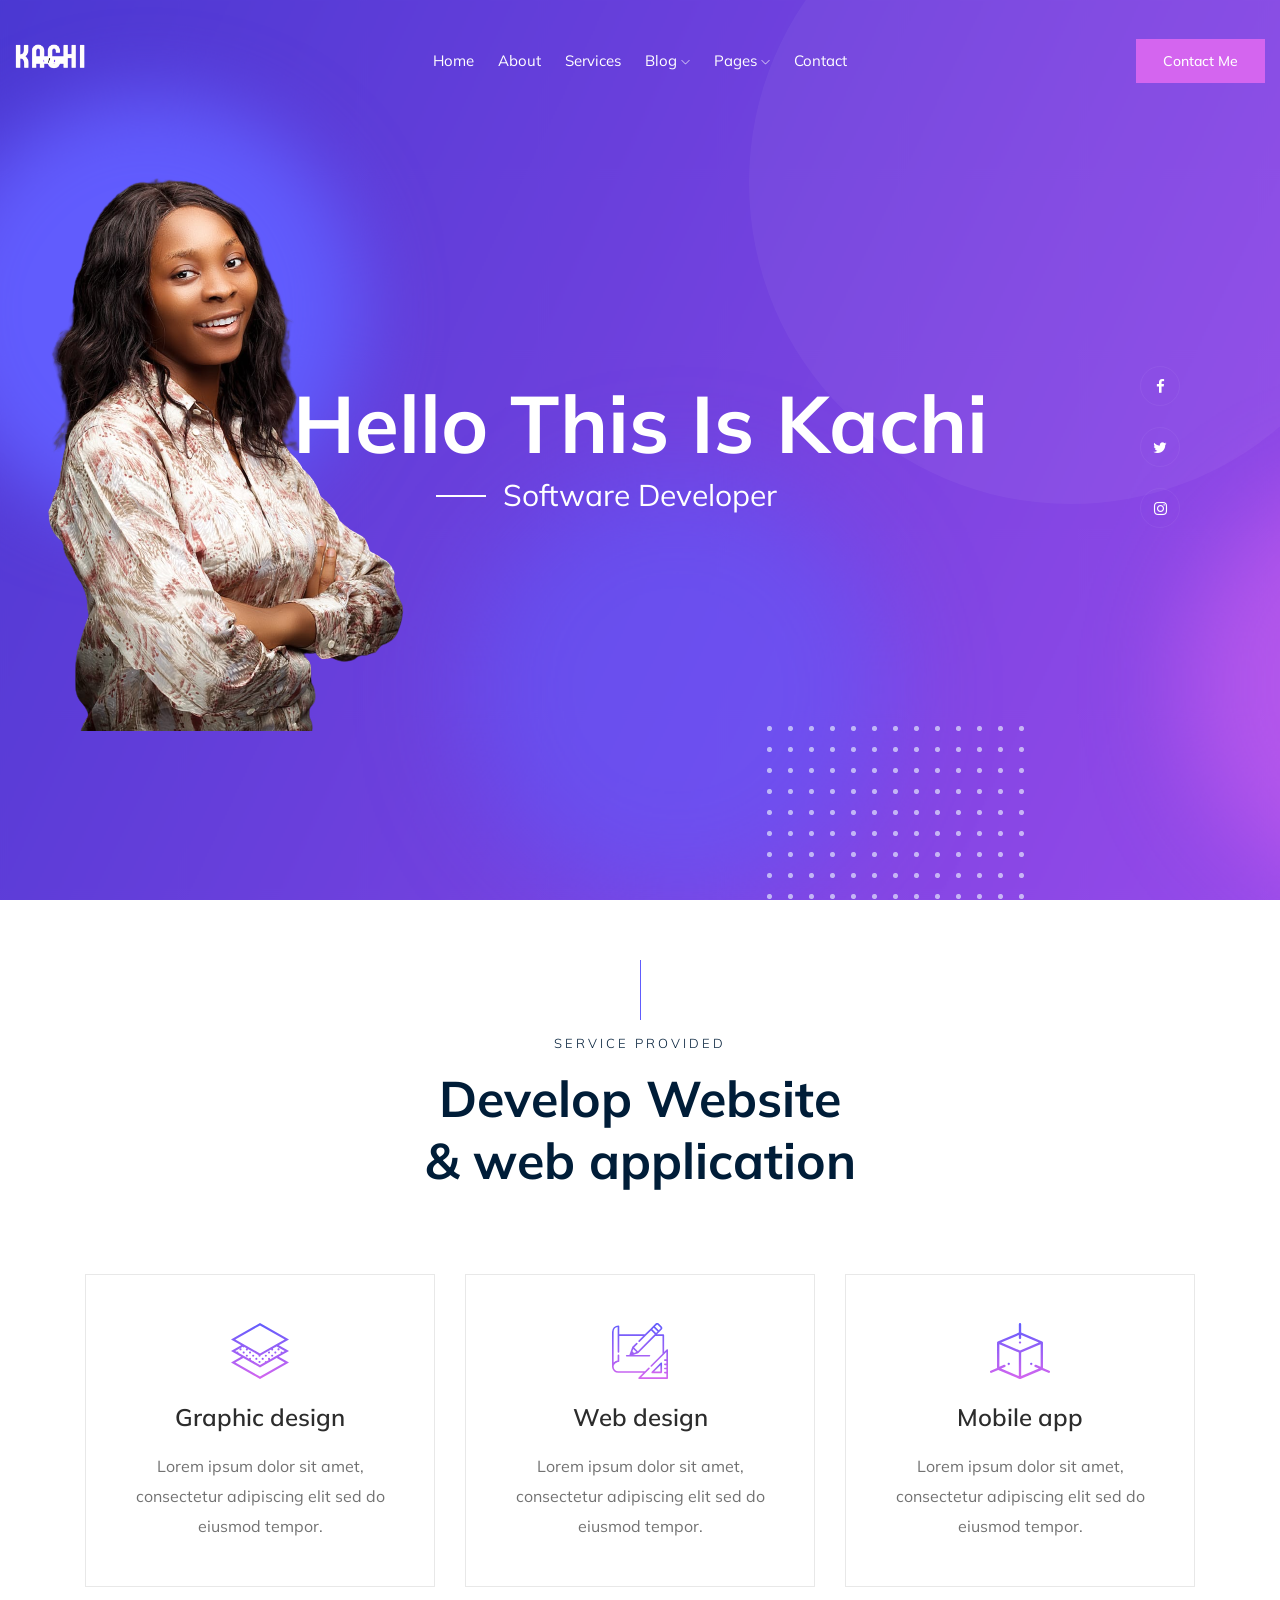
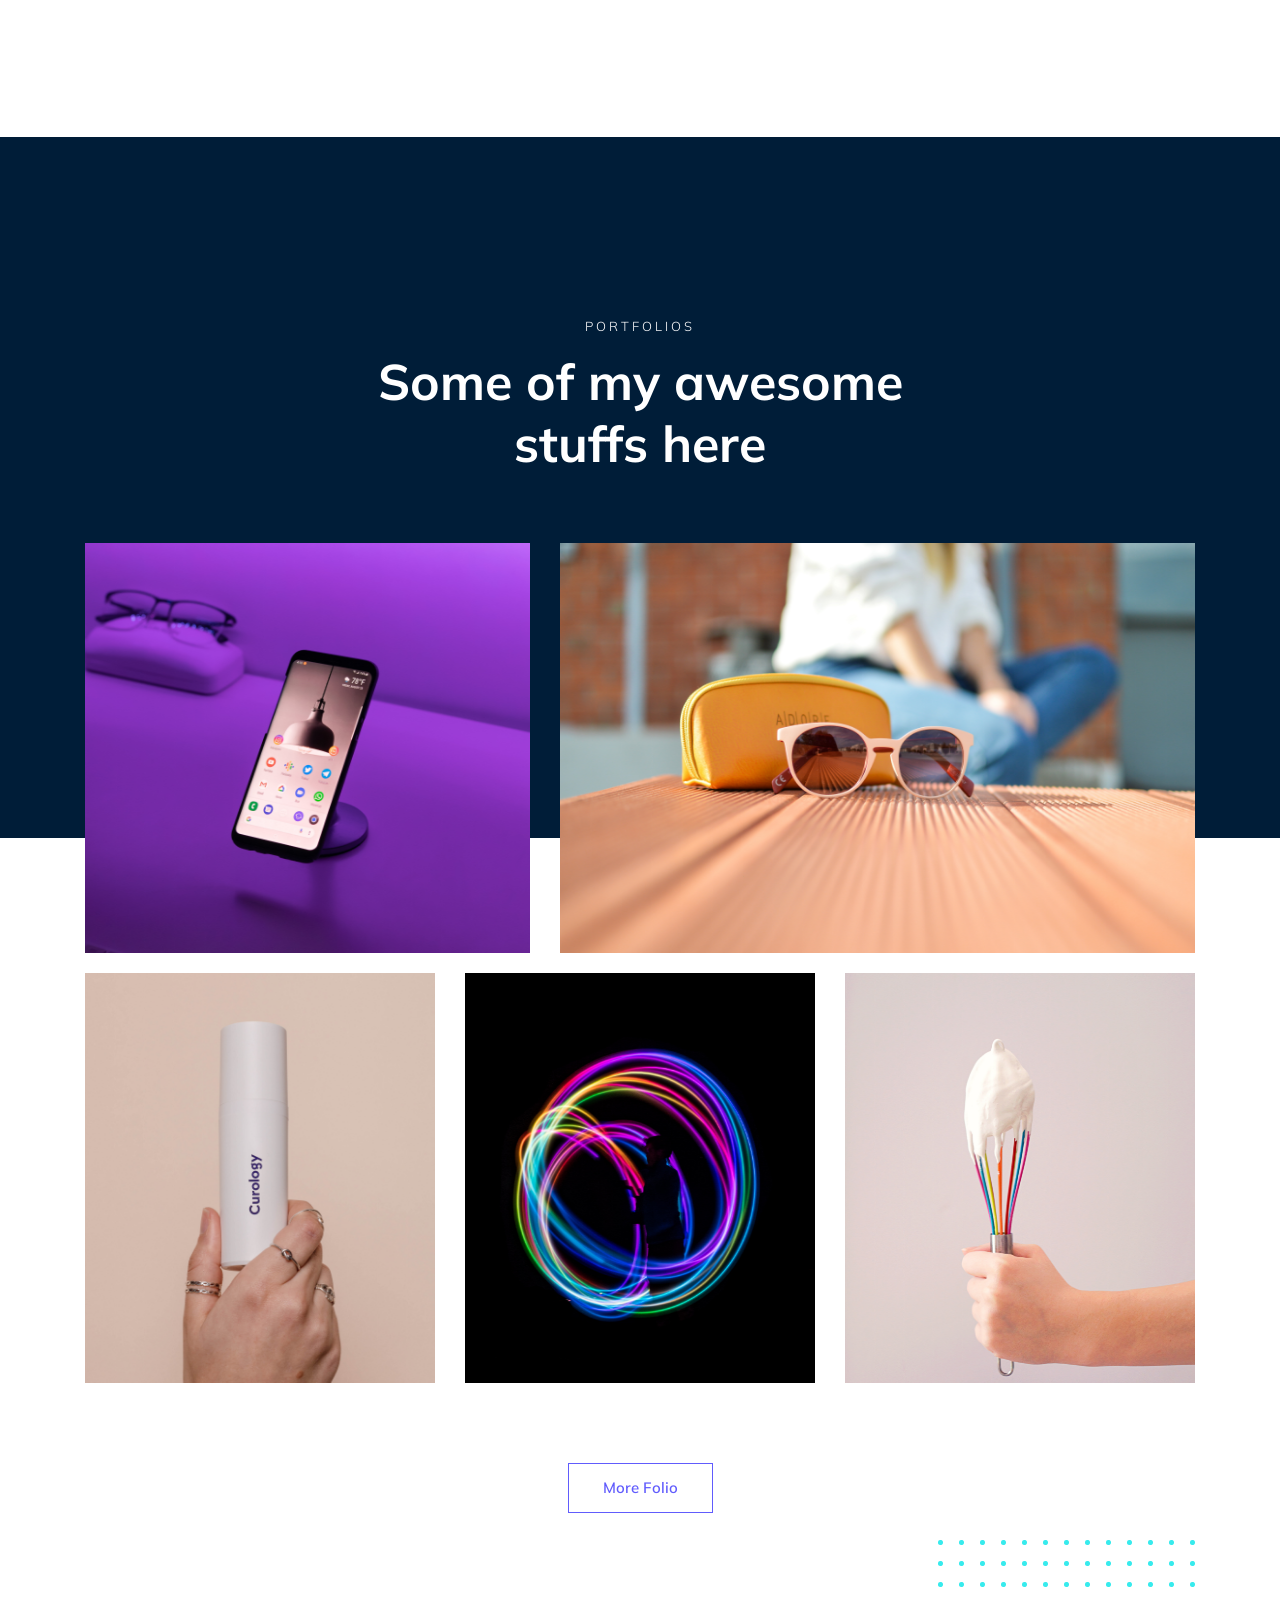
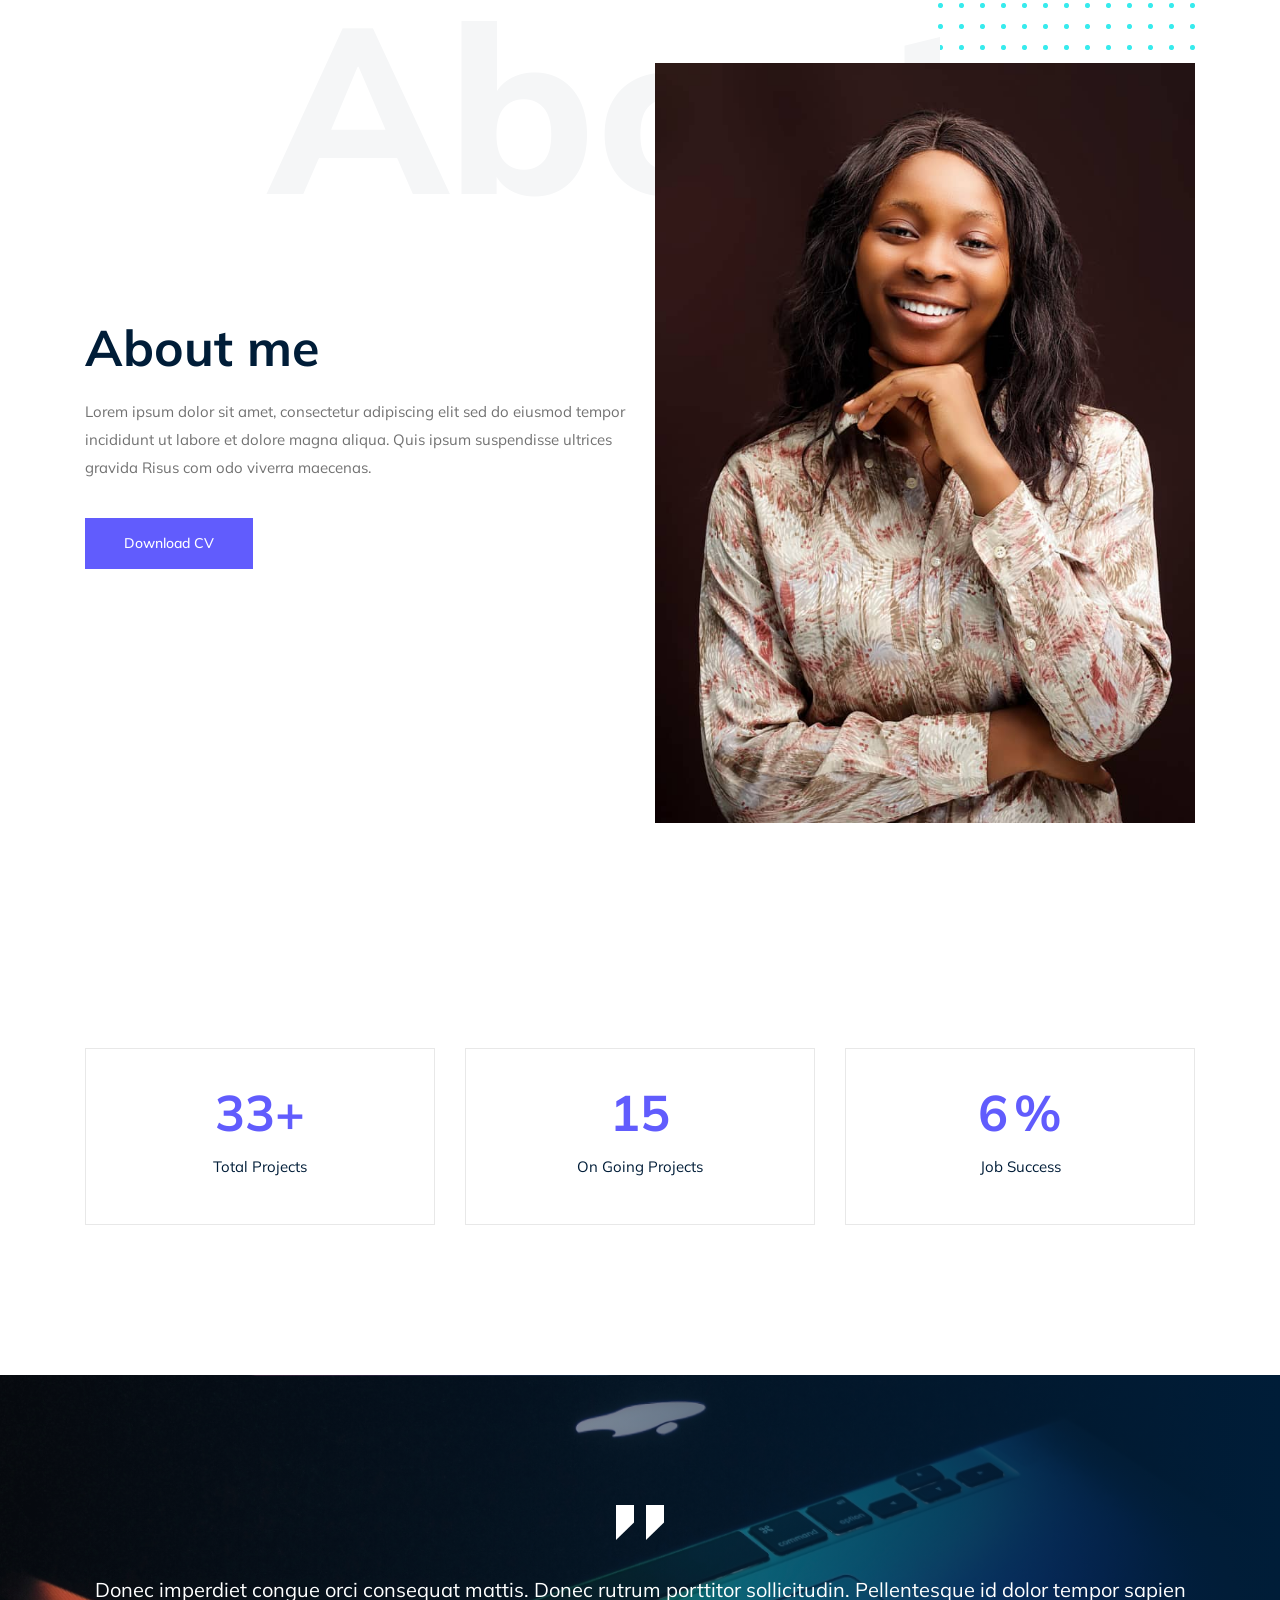
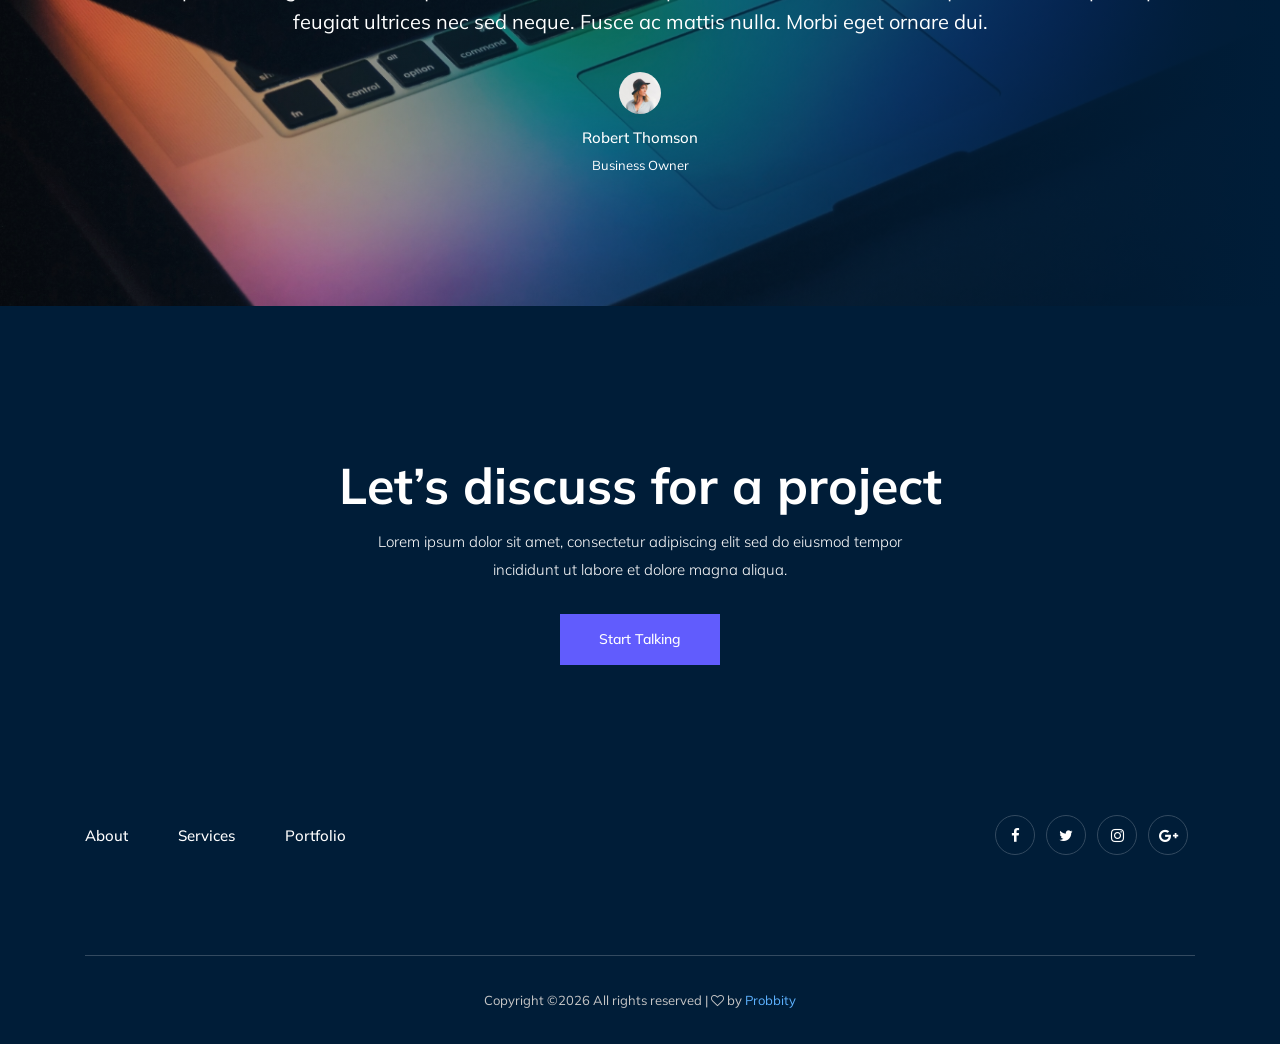
<file: index.html>
<!doctype html>
<html class="no-js" lang="zxx">

<head>
    <meta charset="utf-8">
    <meta http-equiv="x-ua-compatible" content="ie=edge">
    <title>Kachi</title>
    <meta name="description" content="">
    <meta name="viewport" content="width=device-width, initial-scale=1">

    <!-- <link rel="manifest" href="site.webmanifest"> -->
    <!-- Place favicon.ico in the root directory -->

    <!-- CSS here -->
    <link rel="stylesheet" href="css/bootstrap.min.css">
    <link rel="stylesheet" href="css/owl.carousel.min.css">
    <link rel="stylesheet" href="css/magnific-popup.css">
    <link rel="stylesheet" href="css/font-awesome.min.css">
    <link rel="stylesheet" href="css/themify-icons.css">
    <link rel="stylesheet" href="css/nice-select.css">
    <link rel="stylesheet" href="css/flaticon.css">
    <link rel="stylesheet" href="css/gijgo.css">
    <link rel="stylesheet" href="css/animate.min.css">
    <link rel="stylesheet" href="css/slick.css">
    <link rel="stylesheet" href="css/slicknav.css">
    <link rel="stylesheet" href="css/style.css">
    <!-- <link rel="stylesheet" href="css/responsive.css"> -->
</head>

<body>
    <!--[if lte IE 9]>
            <p class="browserupgrade">You are using an <strong>outdated</strong> browser. Please <a href="https://browsehappy.com/">upgrade your browser</a> to improve your experience and security.</p>
        <![endif]-->

    <!-- header-start -->
    <header>
        <div class="header-area ">
            <div id="sticky-header" class="main-header-area">
                <div class="container-fluid">
                    <div class="row align-items-center">
                        <div class="col-xl-3 col-lg-2">
                            <div class="logo">
                                <a href="index.html">
                                    <img src="img/KACHI.png" height="70px" width="70px" alt="Kachi">
                                </a>
                            </div>
                        </div>
                        <div class="col-xl-6 col-lg-7">
                            <div class="main-menu  d-none d-lg-block">
                                <nav>
                                    <ul id="navigation">
                                        <li><a class="active" href="index.html">home</a></li>
                                        <li><a href="about.html">About</a></li>
                                        <li><a href="services.html">Services</a></li>
                                        <li><a href="#">blog <i class="ti-angle-down"></i></a>
                                            <ul class="submenu">
                                                <li><a href="blog.html">blog</a></li>
                                                <li><a href="single-blog.html">single-blog</a></li>
                                            </ul>
                                        </li>
                                        <li><a href="#">pages <i class="ti-angle-down"></i></a>
                                            <ul class="submenu">
                                                 <li><a href="portfolio.html">Portfolio</a></li>
                                                 <li><a href="elements.html">elements</a></li>
                                            </ul>
                                        </li>
                                        <li><a href="contact.html">Contact</a></li>
                                    </ul>
                                </nav>
                            </div>
                        </div>
                        <div class="col-xl-3 col-lg-3 d-none d-lg-block">
                            <div class="Appointment">
                                <div class="book_btn d-none d-lg-block">
                                    <a  href="#">Contact Me</a>
                                </div>
                            </div>
                        </div>
                        <div class="col-12">
                            <div class="mobile_menu d-block d-lg-none"></div>
                        </div>
                    </div>

                </div>
            </div>
        </div>
    </header>
    <!-- header-end -->

    <!-- slider_area_start -->
    <div class="slider_area">
        <div class="single_slider  d-flex align-items-center slider_bg_1">
            <div class="shap_pattern d-none d-lg-block">
                <img src="img/about/grid.png" alt="">
            </div>
            <div class="social_links">
                <ul>
                    <li><a href="#"> <i class="fa fa-facebook"></i> </a></li>
                    <li><a href="#"> <i class="fa fa-twitter"></i> </a></li>
                    <li><a href="#"> <i class="fa fa-instagram"></i> </a></li>
                </ul>
            </div>
            <div class="container">
                <div class="row align-items-center">
                    <div class="col-xl-12">
                        <div class="slider_text text-center">
                            <h3>
                                Hello This is Kachi
                            </h3>
                            <span>Software Developer</span>
                        </div>
                    </div>
                </div>
            </div>
        </div>
    </div>
    <!-- slider_area_end -->

    <!-- service_area  -->
    <div class="service_area">
        <div class="container">
            <div class="row">
                <div class="col-xl-12">
                    <div class="section_title text-center mb-65">
                        <span>Service Provided</span>
                        <h3>Develop Website<br>
                                & web application</h3>
                    </div>
                </div>
            </div>
            <div class="row">
                <div class="col-xl-4 col-md-4">
                    <div class="single_service text-center">
                        <div class="icon">
                            <img src="img/svg_icon/1.svg" alt="">
                        </div>
                        <h3>Graphic design</h3>
                        <p>Lorem ipsum dolor sit amet, consectetur adipiscing elit sed do eiusmod tempor.</p>
                    </div>
                </div>
                <div class="col-xl-4 col-md-4">
                    <div class="single_service text-center">
                        <div class="icon">
                            <img src="img/svg_icon/2.svg" alt="">
                        </div>
                        <h3>Web design</h3>
                        <p>Lorem ipsum dolor sit amet, consectetur adipiscing elit sed do eiusmod tempor.</p>
                    </div>
                </div>
                <div class="col-xl-4 col-md-4">
                    <div class="single_service text-center">
                        <div class="icon">
                            <img src="img/svg_icon/3.svg" alt="">
                        </div>
                        <h3>Mobile app</h3>
                        <p>Lorem ipsum dolor sit amet, consectetur adipiscing elit sed do eiusmod tempor.</p>
                    </div>
                </div>
            </div>
        </div>
    </div>
    <!--/ service_area  -->

    <!-- portfolio_area -->
    <div class="portfolio_area portfolio_bg_1">
        <div class="container">
            <div class="row">
                <div class="col-xl-12">
                    <div class="section_title white_text text-center">
                        <span>Portfolios</span>
                        <h3>Some of my awesome <br>
                                stuffs here</h3>
                    </div>
                </div>
            </div>
        </div>
    </div>
    <!--/ portfolio_area -->

    <!-- portfolio_image_area  -->
    <div class="portfolio_image_area">
        <div class="container">
            <div class="row">
                <div class="col-xl-5 col-md-5">
                    <div class="single_Portfolio">
                        <div class="portfolio_thumb">
                            <img src="img/portfolio/1.png" alt="">
                        </div>
                        <a href="img/portfolio/1.png" class="popup popup-image"></a>
                        <div class="portfolio_hover">
                            <div class="title">
                                    <h3>Product Design</h3>
                            </div>
                        </div>
                    </div>
                </div>
                <div class="col-xl-7 col-md-7">
                    <div class="single_Portfolio">
                        <div class="portfolio_thumb">
                            <img src="img/portfolio/2.png" alt="">
                        </div>
                        <a href="img/portfolio/2.png" class="popup popup-image"></a>
                        <div class="portfolio_hover">
                            <div class="title">
                                    <h3>Product Design</h3>
                            </div>
                        </div>
                    </div>
                </div>
                <div class="col-xl-4 col-md-6 col-lg-4">
                    <div class="single_Portfolio">
                        <div class="portfolio_thumb">
                            <img src="img/portfolio/3.png" alt="">
                        </div>
                        <a href="img/portfolio/3.png" class="popup popup-image"></a>
                        <div class="portfolio_hover">
                            <div class="title">
                                    <h3>Product Design</h3>
                            </div>
                        </div>
                    </div>
                </div>
                <div class="col-xl-4 col-md-6 col-lg-4">
                    <div class="single_Portfolio">
                        <div class="portfolio_thumb">
                            <img src="img/portfolio/4.png" alt="">
                        </div>
                        <a href="img/portfolio/4.png" class="popup popup-image"></a>
                        <div class="portfolio_hover">
                            <div class="title">
                                    <h3>Product Design</h3>
                            </div>
                        </div>
                    </div>
                </div>
                <div class="col-xl-4 col-md-12 col-lg-4">
                    <div class="single_Portfolio">
                        <div class="portfolio_thumb">
                            <img src="img/portfolio/5.png" alt="">
                        </div>
                        <a href="img/portfolio/5.png" class="popup popup-image"></a>
                        <div class="portfolio_hover">
                            <div class="title">
                                    <h3>Product Design</h3>
                            </div>
                        </div>
                    </div>
                </div>
            </div>
            <div class="row">
                <div class="col-xl-12">
                    <div class="more_portfolio text-center">
                        <a class="line_btn" href="#">More Folio</a>
                    </div>
                </div>
            </div>
        </div>
    </div>
    <!--/ portfolio_image_area  -->

    <!-- about_me  -->
    <div class="about_me">
        <div class="about_large_title d-none d-lg-block">
                About
        </div>
        <div class="container">
            <div class="row align-items-center">
                <div class="col-xl-6 col-md-6">
                    <div class="about_e_details">
                        <h3>About me</h3>
                        <p>Lorem ipsum dolor sit amet, consectetur adipiscing elit sed do eiusmod tempor incididunt ut labore et dolore magna aliqua. Quis ipsum suspendisse ultrices gravida Risus com odo viverra maecenas.</p>
                        <div class="download_cv">
                            <a class="boxed-btn3" href="#">Download CV</a>
                        </div>
                    </div>
                </div>
                <div class="col-xl-6 col-md-6">
                    <div class="about_img">
                        <div class="color_pattern d-none d-lg-block">
                            <img src="img/about/color_grid.png" alt="">
                        </div>
                        <div class="my_Pic">
                                <img src="img/about/about.png" alt="">
                        </div>
                    </div>
                </div>
            </div>
        </div>
    </div>
    <!--/ about_me  -->

    <div class="counter_area">
        <div class="container">
            <div class="row">
                <div class="col-xl-4 col-md-4">
                    <div class="single_counter text-center">
                        <h3>
                            <span class="counter" >520 </span><span>+</span>
                        </h3>
                        <p>Total Projects</p>
                    </div>
                </div>
                <div class="col-xl-4 col-md-4">
                    <div class="single_counter text-center">
                        <h3>
                            <span class="counter">244 </span>
                        </h3>
                        <p>On Going Projects</p>
                    </div>
                </div>
                <div class="col-xl-4 col-md-4">
                    <div class="single_counter text-center">
                        <h3>
                            <span class="counter" >95 </span> <span>%</span>
                        </h3>
                        <p>Job Success</p>
                    </div>
                </div>
            </div>
        </div>
    </div>
    <!-- testimonial_area  -->
    <div class="testimonial_area ">
            <div class="container">
                <div class="row">
                    <div class="col-xl-12">
                        <div class="testmonial_active owl-carousel">
                            <div class="single_carousel">
                                    <div class="single_testmonial text-center">
                                            <div class="quote">
                                                <img src="img/testmonial/quote.svg" alt="">
                                            </div>
                                            <p>Donec imperdiet congue orci consequat mattis. Donec rutrum porttitor <br> 
                                                    sollicitudin. Pellentesque id dolor tempor sapien feugiat ultrices nec sed neque.  <br>
                                                    Fusce ac mattis nulla. Morbi eget ornare dui. </p>
                                            <div class="testmonial_author">
                                                <div class="thumb">
                                                        <img src="img/testmonial/thumb.png" alt="">
                                                </div>
                                                <h3>Robert Thomson</h3>
                                                <span>Business Owner</span>
                                            </div>
                                        </div>
                            </div>
                            <div class="single_carousel">
                                    <div class="single_testmonial text-center">
                                            <div class="quote">
                                                <img src="img/testmonial/quote.svg" alt="">
                                            </div>
                                            <p>Donec imperdiet congue orci consequat mattis. Donec rutrum porttitor <br> 
                                                    sollicitudin. Pellentesque id dolor tempor sapien feugiat ultrices nec sed neque.  <br>
                                                    Fusce ac mattis nulla. Morbi eget ornare dui. </p>
                                            <div class="testmonial_author">
                                                <div class="thumb">
                                                        <img src="img/testmonial/thumb.png" alt="">
                                                </div>
                                                <h3>Robert Thomson</h3>
                                                <span>Business Owner</span>
                                            </div>
                                        </div>
                            </div>
                            <div class="single_carousel">
                                    <div class="single_testmonial text-center">
                                            <div class="quote">
                                                <img src="img/testmonial/quote.svg" alt="">
                                            </div>
                                            <p>Donec imperdiet congue orci consequat mattis. Donec rutrum porttitor <br> 
                                                    sollicitudin. Pellentesque id dolor tempor sapien feugiat ultrices nec sed neque.  <br>
                                                    Fusce ac mattis nulla. Morbi eget ornare dui. </p>
                                            <div class="testmonial_author">
                                                <div class="thumb">
                                                        <img src="img/testmonial/thumb.png" alt="">
                                                </div>
                                                <h3>Robert Thomson</h3>
                                                <span>Business Owner</span>
                                            </div>
                                        </div>
                            </div>
                        </div>
                    </div>
                </div>
            </div>
        </div>
        <!-- /testimonial_area  -->
    
    <div class="discuss_projects">
        <div class="container">
            <div class="row">
                <div class="col-xl-12">
                    <div class="project_text text-center">
                        <h3>Let’s discuss for a project</h3>
                        <p>Lorem ipsum dolor sit amet, consectetur adipiscing elit sed do eiusmod tempor <br> incididunt ut labore et dolore magna aliqua.</p>
                        <a class="boxed-btn3" href="#">Start Talking</a>
                    </div>
                </div>
            </div>
        </div>
    </div>

    <!-- footer start -->
    <footer class="footer">
        <div class="footer_top">
            <div class="container">
                <div class="row align-items-center">
                    <div class="col-xl-6 col-md-6">
                        <div class="menu_links">
                            <ul>
                                <li><a href="#">About</a></li>
                                <li><a href="#">Services</a></li>
                                <li><a href="#">Portfolio</a></li>
                            </ul>
                        </div>
                    </div>
                    <div class="col-xl-6 col-md-6">
                        <div class="socail_links">
                            <ul>
                                <li><a href="#"> <i class="fa fa-facebook"></i> </a></li>
                                <li><a href="#"> <i class="fa fa-twitter"></i> </a></li>
                                <li><a href="#"> <i class="fa fa-instagram"></i> </a></li>
                                <li><a href="#"> <i class="fa fa-google-plus"></i> </a></li>
                            </ul>
                        </div>
                    </div>
                </div>
            </div>
        </div>
        <div class="copy-right_text">
            <div class="container">
                <div class="footer_border"></div>
                <div class="row">
                    <div class="col-xl-12">
                        <p class="copy_right text-center">
                            
Copyright &copy;<script>document.write(new Date().getFullYear());</script> All rights reserved |  <i class="fa fa-heart-o" aria-hidden="true"></i> by <a href="https://probbity.com" target="_blank">Probbity</a>

                        </p>
                    </div>
                </div>
            </div>
        </div>
    </footer>
    <!--/ footer end  -->

    <!-- JS here -->
    <script src="js/vendor/modernizr-3.5.0.min.js"></script>
    <script src="js/vendor/jquery-1.12.4.min.js"></script>
    <script src="js/popper.min.js"></script>
    <script src="js/bootstrap.min.js"></script>
    <script src="js/owl.carousel.min.js"></script>
    <script src="js/isotope.pkgd.min.js"></script>
    <script src="js/ajax-form.js"></script>
    <script src="js/waypoints.min.js"></script>
    <script src="js/jquery.counterup.min.js"></script>
    <script src="js/imagesloaded.pkgd.min.js"></script>
    <script src="js/scrollIt.js"></script>
    <script src="js/jquery.scrollUp.min.js"></script>
    <script src="js/wow.min.js"></script>
    <script src="js/nice-select.min.js"></script>
    <script src="js/jquery.slicknav.min.js"></script>
    <script src="js/jquery.magnific-popup.min.js"></script>
    <script src="js/plugins.js"></script>
    <script src="js/gijgo.min.js"></script>

    <!--contact js-->
    <script src="js/contact.js"></script>
    <script src="js/jquery.ajaxchimp.min.js"></script>
    <script src="js/jquery.form.js"></script>
    <script src="js/jquery.validate.min.js"></script>
    <script src="js/mail-script.js"></script>

    <script src="js/main.js"></script>
</body>

</html>
</file>
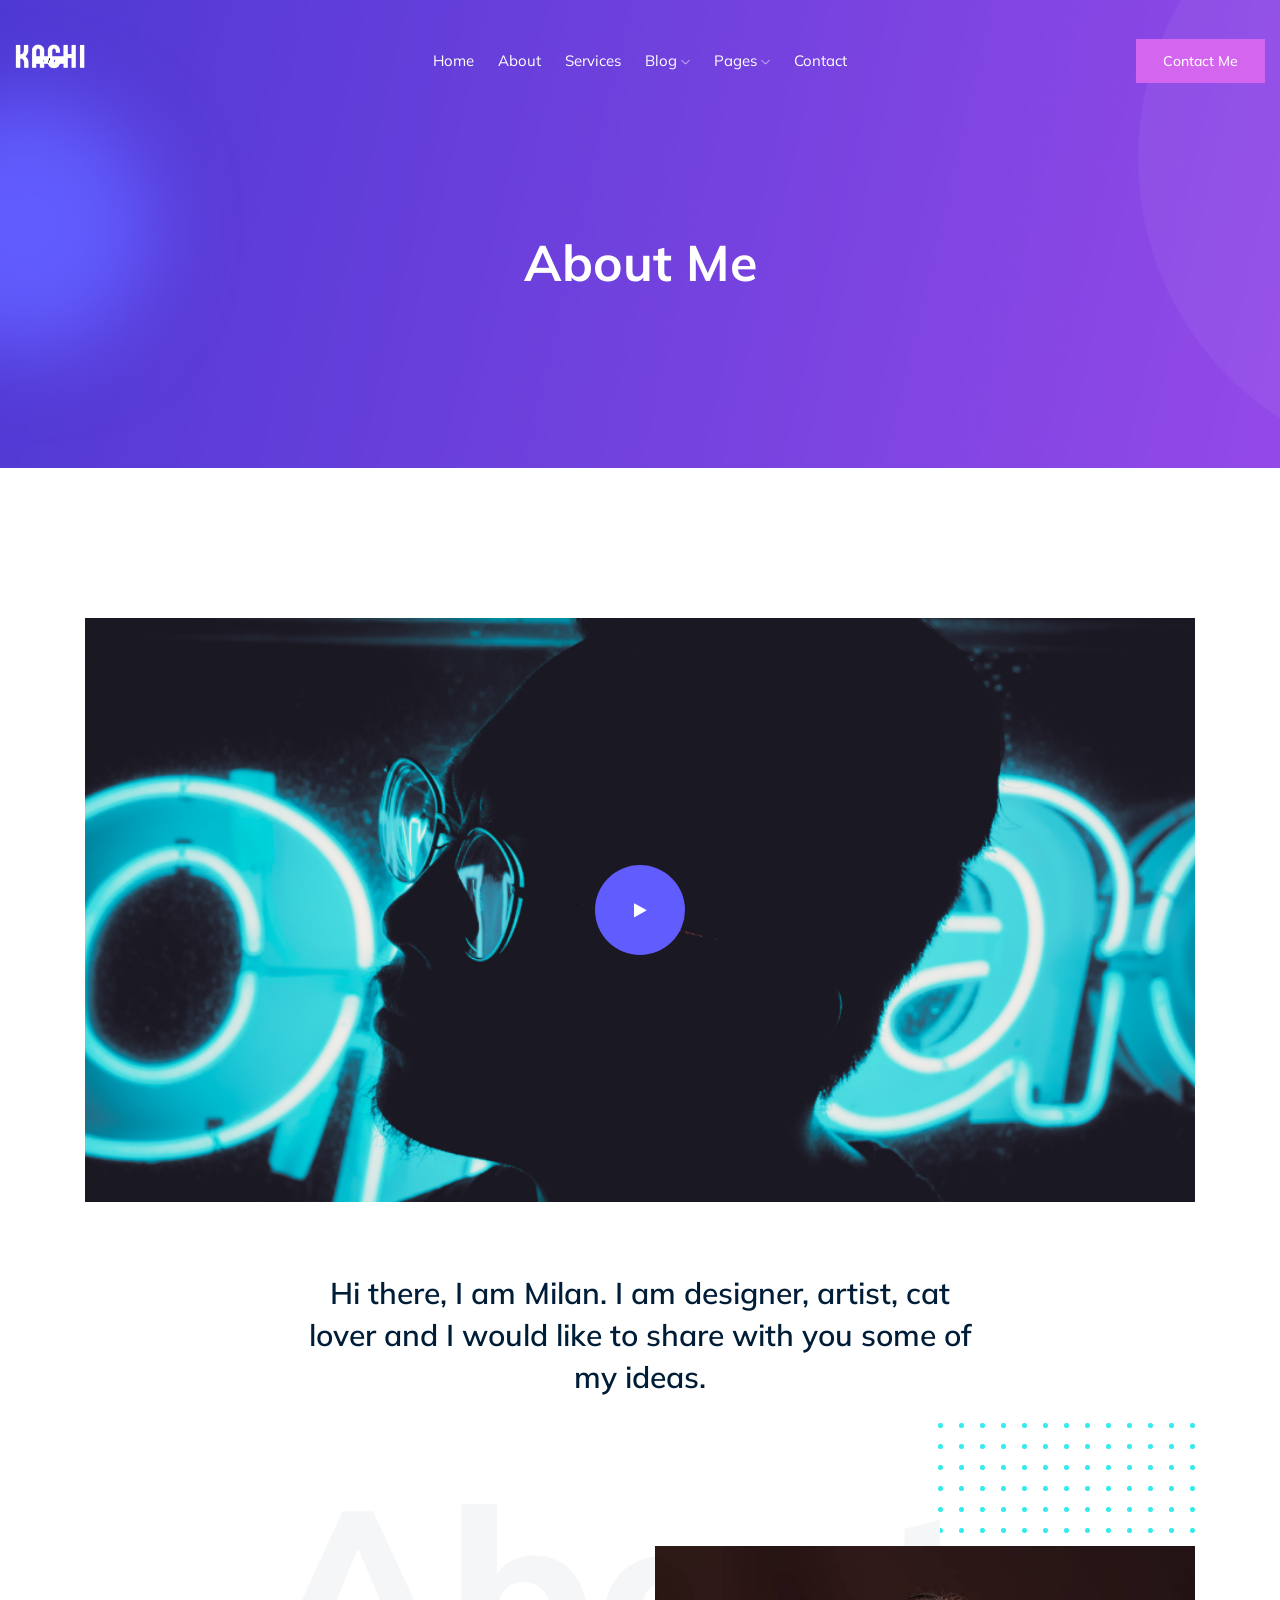
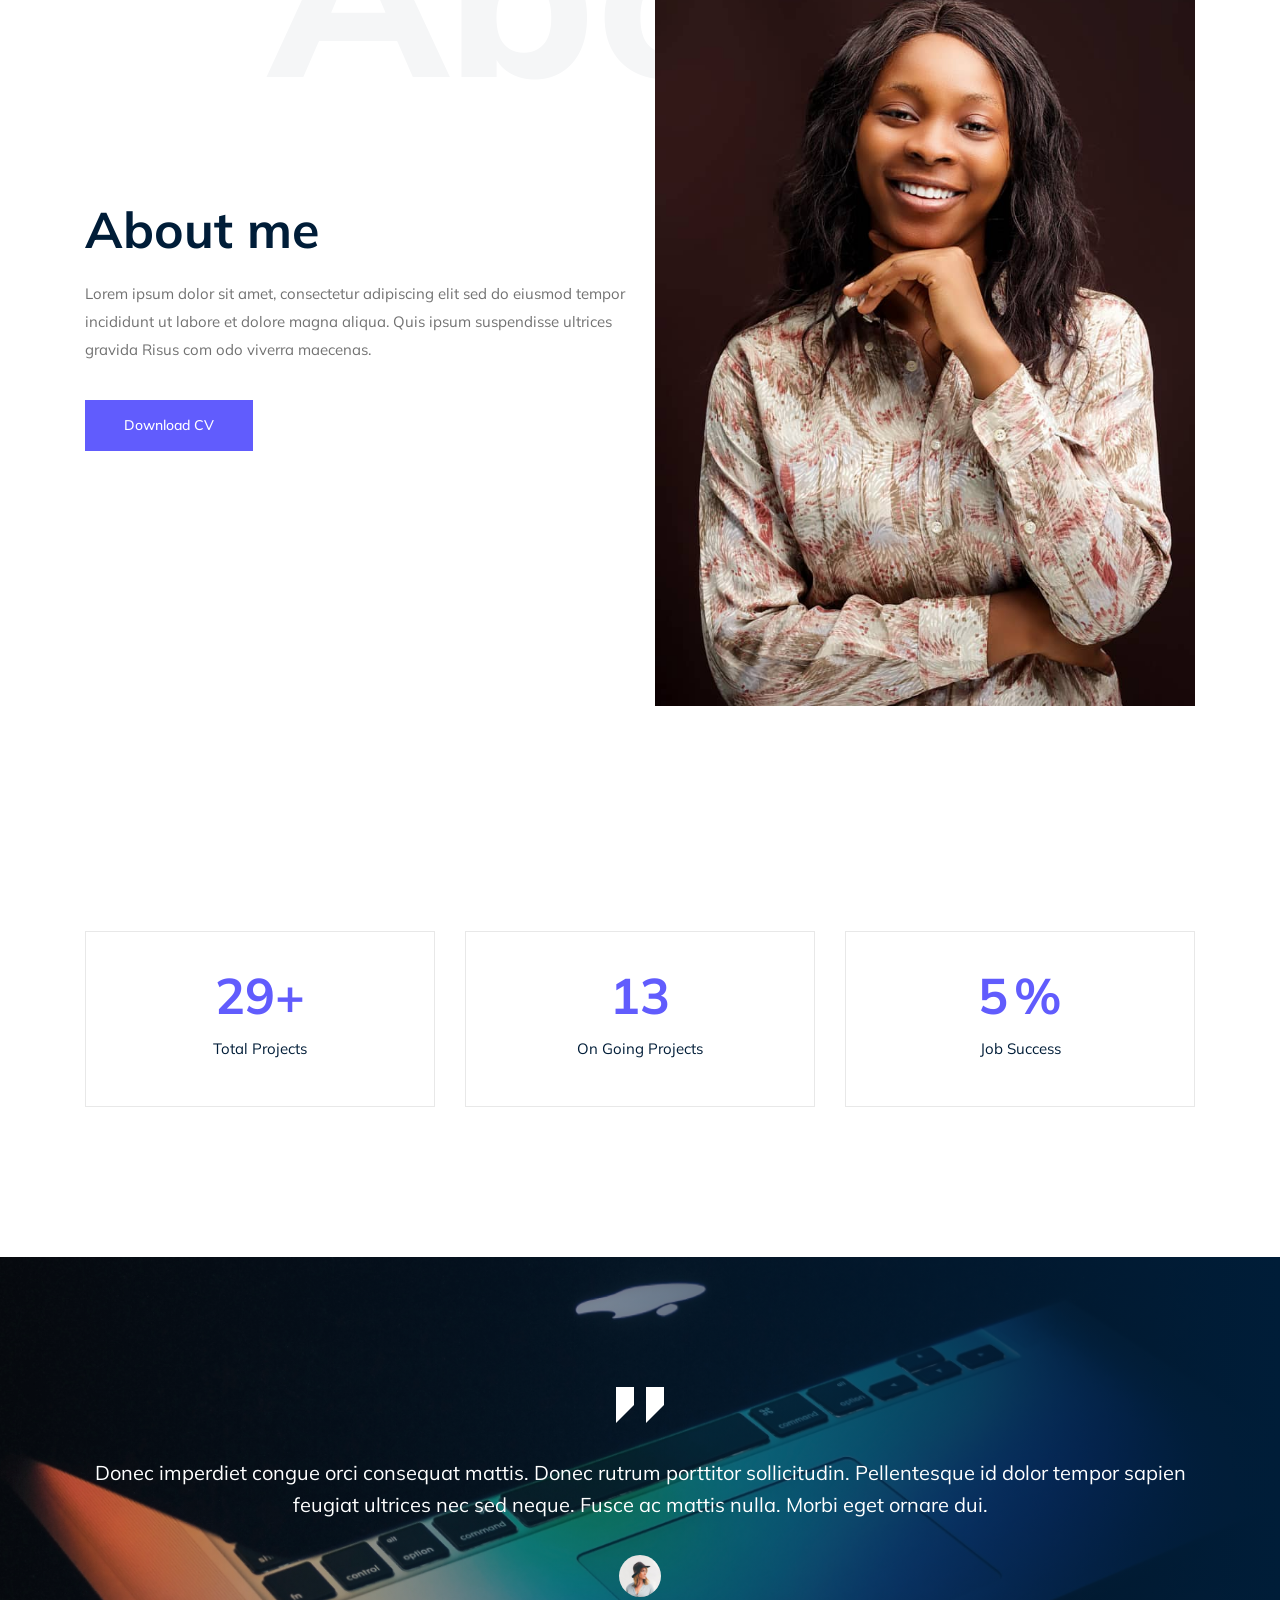
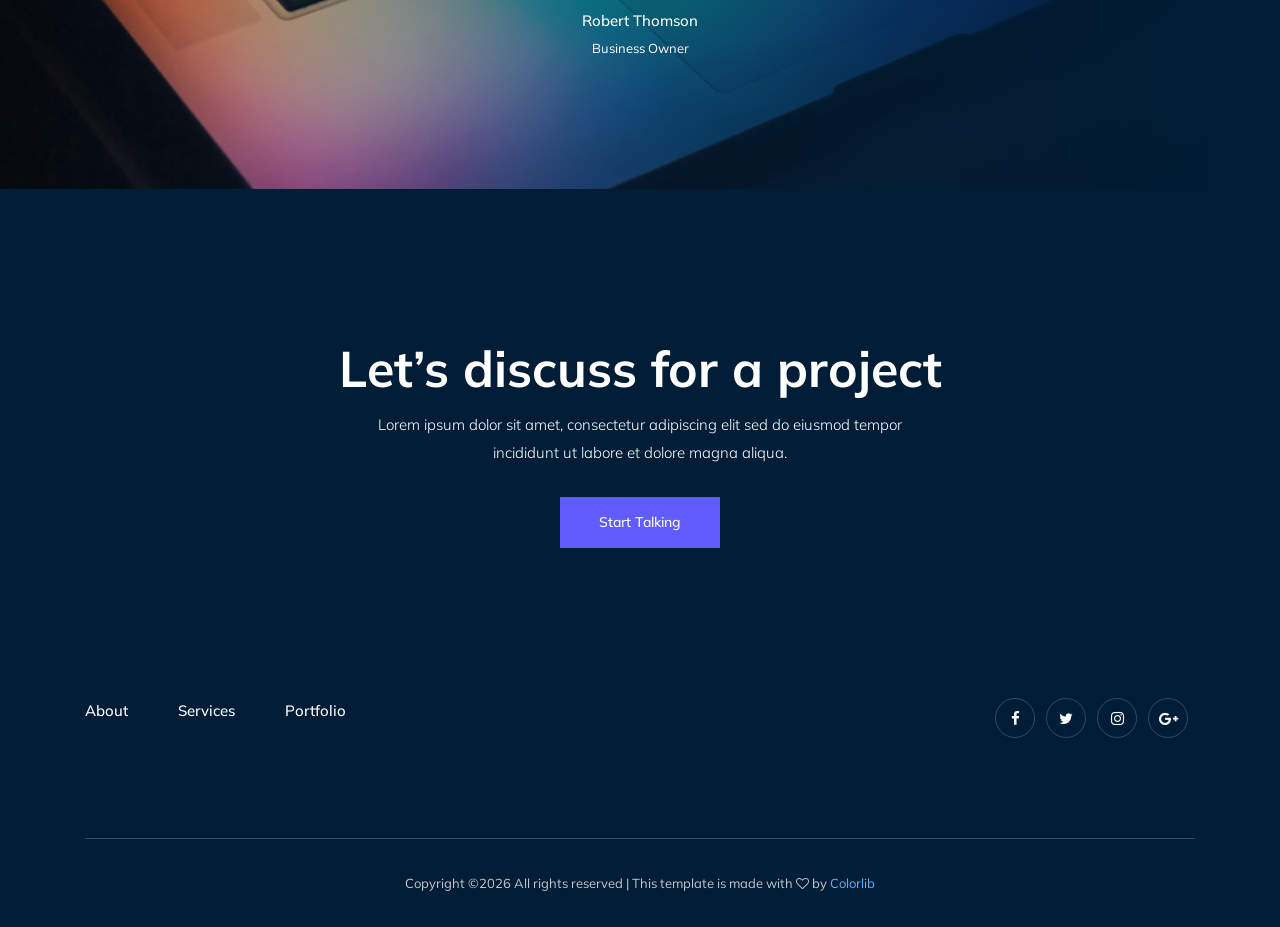
<file: about.html>
<!doctype html>
<html class="no-js" lang="zxx">

<head>
    <meta charset="utf-8">
    <meta http-equiv="x-ua-compatible" content="ie=edge">
    <title>Melan</title>
    <meta name="description" content="">
    <meta name="viewport" content="width=device-width, initial-scale=1">

    <!-- <link rel="manifest" href="site.webmanifest"> -->
    <!-- Place favicon.ico in the root directory -->

    <!-- CSS here -->
    <link rel="stylesheet" href="css/bootstrap.min.css">
    <link rel="stylesheet" href="css/owl.carousel.min.css">
    <link rel="stylesheet" href="css/magnific-popup.css">
    <link rel="stylesheet" href="css/font-awesome.min.css">
    <link rel="stylesheet" href="css/themify-icons.css">
    <link rel="stylesheet" href="css/nice-select.css">
    <link rel="stylesheet" href="css/flaticon.css">
    <link rel="stylesheet" href="css/gijgo.css">
    <link rel="stylesheet" href="css/animate.min.css">
    <link rel="stylesheet" href="css/slick.css">
    <link rel="stylesheet" href="css/slicknav.css">
    <link rel="stylesheet" href="css/style.css">
    <!-- <link rel="stylesheet" href="css/responsive.css"> -->
</head>

<body>
    <!--[if lte IE 9]>
            <p class="browserupgrade">You are using an <strong>outdated</strong> browser. Please <a href="https://browsehappy.com/">upgrade your browser</a> to improve your experience and security.</p>
        <![endif]-->

    <!-- header-start -->
    <header>
        <div class="header-area ">
            <div id="sticky-header" class="main-header-area">
                <div class="container-fluid">
                    <div class="row align-items-center">
                        <div class="col-xl-3 col-lg-2">
                            <div class="logo">
                                <a href="index.html">
                                    <img src="img/KACHI.png" height="70px" width="70px" alt="Kachi">                                </a>
                            </div>
                        </div>
                        <div class="col-xl-6 col-lg-7">
                            <div class="main-menu  d-none d-lg-block">
                                <nav>
                                    <ul id="navigation">
                                        <li><a class="active" href="index.html">home</a></li>
                                        <li><a href="about.html">About</a></li>
                                        <li><a href="services.html">Services</a></li>
                                        <li><a href="#">blog <i class="ti-angle-down"></i></a>
                                            <ul class="submenu">
                                                <li><a href="blog.html">blog</a></li>
                                                <li><a href="single-blog.html">single-blog</a></li>
                                            </ul>
                                        </li>
                                        <li><a href="#">pages <i class="ti-angle-down"></i></a>
                                            <ul class="submenu">
                                                 <li><a href="elements.html">elements</a></li>
                                            </ul>
                                        </li>
                                        <li><a href="contact.html">Contact</a></li>
                                    </ul>
                                </nav>
                            </div>
                        </div>
                        <div class="col-xl-3 col-lg-3 d-none d-lg-block">
                            <div class="Appointment">
                                <div class="book_btn d-none d-lg-block">
                                    <a  href="#">Contact Me</a>
                                </div>
                            </div>
                        </div>
                        <div class="col-12">
                            <div class="mobile_menu d-block d-lg-none"></div>
                        </div>
                    </div>

                </div>
            </div>
        </div>
    </header>
    <!-- header-end -->

    <!-- bradcam_area  -->
    <div class="bradcam_area bradcam_bg_1">
        <div class="container">
            <div class="row">
                <div class="col-xl-12">
                    <div class="bradcam_text text-center">
                        <h3>About Me</h3>
                    </div>
                </div>
            </div>
        </div>
    </div>
    <!-- /bradcam_area  -->

    <div class="video_area">
        <div class="container">
            <div class="row">
                <div class="col-xl-12">
                    <div class="video_wrap">
                        <div class="thumb">
                            <img src="img/video/video_bg.png" alt="">
                            <div class="video_icon">
                                <a class="popup-video" href="https://www.youtube.com/watch?v=1Prw90PRiJE"> <i class="fa fa-play"></i> </a>
                            </div>
                        </div>
                        <div class="video_text text-center">
                            <p>Hi there, I am Milan. I am designer, artist, cat  <br>
                                lover and I would like to share with you some of <br> 
                                my ideas.</p>
                        </div>
                    </div>
                </div>
            </div>
        </div>
    </div>


    <!-- about_me  -->
    <div class="about_me">
        <div class="about_large_title d-none d-lg-block">
                About
        </div>
        <div class="container">
            <div class="row align-items-center">
                <div class="col-xl-6 col-md-6">
                    <div class="about_e_details">
                        <h3>About me</h3>
                        <p>Lorem ipsum dolor sit amet, consectetur adipiscing elit sed do eiusmod tempor incididunt ut labore et dolore magna aliqua. Quis ipsum suspendisse ultrices gravida Risus com odo viverra maecenas.</p>
                        <div class="download_cv">
                            <a class="boxed-btn3" href="#">Download CV</a>
                        </div>
                    </div>
                </div>
                <div class="col-xl-6 col-md-6">
                    <div class="about_img">
                        <div class="color_pattern d-none d-lg-block">
                            <img src="img/about/color_grid.png" alt="">
                        </div>
                        <div class="my_Pic">
                                <img src="img/about/about.png" alt="">
                        </div>
                    </div>
                </div>
            </div>
        </div>
    </div>
    <!--/ about_me  -->

    <div class="counter_area">
        <div class="container">
            <div class="row">
                <div class="col-xl-4 col-md-4">
                    <div class="single_counter text-center">
                        <h3>
                            <span class="counter" >520 </span><span>+</span>
                        </h3>
                        <p>Total Projects</p>
                    </div>
                </div>
                <div class="col-xl-4 col-md-4">
                    <div class="single_counter text-center">
                        <h3>
                            <span class="counter">244 </span>
                        </h3>
                        <p>On Going Projects</p>
                    </div>
                </div>
                <div class="col-xl-4 col-md-4">
                    <div class="single_counter text-center">
                        <h3>
                            <span class="counter">95 </span> <span>%</span>
                        </h3>
                        <p>Job Success</p>
                    </div>
                </div>
            </div>
        </div>
    </div>
    <!-- testimonial_area  -->
    <div class="testimonial_area ">
            <div class="container">
                <div class="row">
                    <div class="col-xl-12">
                        <div class="testmonial_active owl-carousel">
                            <div class="single_carousel">
                                    <div class="single_testmonial text-center">
                                            <div class="quote">
                                                <img src="img/testmonial/quote.svg" alt="">
                                            </div>
                                            <p>Donec imperdiet congue orci consequat mattis. Donec rutrum porttitor <br> 
                                                    sollicitudin. Pellentesque id dolor tempor sapien feugiat ultrices nec sed neque.  <br>
                                                    Fusce ac mattis nulla. Morbi eget ornare dui. </p>
                                            <div class="testmonial_author">
                                                <div class="thumb">
                                                        <img src="img/testmonial/thumb.png" alt="">
                                                </div>
                                                <h3>Robert Thomson</h3>
                                                <span>Business Owner</span>
                                            </div>
                                        </div>
                            </div>
                            <div class="single_carousel">
                                    <div class="single_testmonial text-center">
                                            <div class="quote">
                                                <img src="img/testmonial/quote.svg" alt="">
                                            </div>
                                            <p>Donec imperdiet congue orci consequat mattis. Donec rutrum porttitor <br> 
                                                    sollicitudin. Pellentesque id dolor tempor sapien feugiat ultrices nec sed neque.  <br>
                                                    Fusce ac mattis nulla. Morbi eget ornare dui. </p>
                                            <div class="testmonial_author">
                                                <div class="thumb">
                                                        <img src="img/testmonial/thumb.png" alt="">
                                                </div>
                                                <h3>Robert Thomson</h3>
                                                <span>Business Owner</span>
                                            </div>
                                        </div>
                            </div>
                            <div class="single_carousel">
                                    <div class="single_testmonial text-center">
                                            <div class="quote">
                                                <img src="img/testmonial/quote.svg" alt="">
                                            </div>
                                            <p>Donec imperdiet congue orci consequat mattis. Donec rutrum porttitor <br> 
                                                    sollicitudin. Pellentesque id dolor tempor sapien feugiat ultrices nec sed neque.  <br>
                                                    Fusce ac mattis nulla. Morbi eget ornare dui. </p>
                                            <div class="testmonial_author">
                                                <div class="thumb">
                                                        <img src="img/testmonial/thumb.png" alt="">
                                                </div>
                                                <h3>Robert Thomson</h3>
                                                <span>Business Owner</span>
                                            </div>
                                        </div>
                            </div>
                        </div>
                    </div>
                </div>
            </div>
        </div>
        <!-- /testimonial_area  -->
    
    <div class="discuss_projects">
        <div class="container">
            <div class="row">
                <div class="col-xl-12">
                    <div class="project_text text-center">
                        <h3>Let’s discuss for a project</h3>
                        <p>Lorem ipsum dolor sit amet, consectetur adipiscing elit sed do eiusmod tempor <br> incididunt ut labore et dolore magna aliqua.</p>
                        <a class="boxed-btn3" href="#">Start Talking</a>
                    </div>
                </div>
            </div>
        </div>
    </div>

    <!-- footer start -->
    <footer class="footer">
        <div class="footer_top">
            <div class="container">
                <div class="row">
                    <div class="col-xl-6 col-md-6">
                        <div class="menu_links">
                            <ul>
                                <li><a href="#">About</a></li>
                                <li><a href="#">Services</a></li>
                                <li><a href="#">Portfolio</a></li>
                            </ul>
                        </div>
                    </div>
                    <div class="col-xl-6 col-md-6">
                        <div class="socail_links">
                            <ul>
                                <li><a href="#"> <i class="fa fa-facebook"></i> </a></li>
                                <li><a href="#"> <i class="fa fa-twitter"></i> </a></li>
                                <li><a href="#"> <i class="fa fa-instagram"></i> </a></li>
                                <li><a href="#"> <i class="fa fa-google-plus"></i> </a></li>
                            </ul>
                        </div>
                    </div>
                </div>
            </div>
        </div>
        <div class="copy-right_text">
            <div class="container">
                <div class="footer_border"></div>
                <div class="row">
                    <div class="col-xl-12">
                        <p class="copy_right text-center">
                            <!-- Link back to Colorlib can't be removed. Template is licensed under CC BY 3.0. -->
Copyright &copy;<script>document.write(new Date().getFullYear());</script> All rights reserved | This template is made with <i class="fa fa-heart-o" aria-hidden="true"></i> by <a href="https://colorlib.com" target="_blank">Colorlib</a>
<!-- Link back to Colorlib can't be removed. Template is licensed under CC BY 3.0. -->
                        </p>
                    </div>
                </div>
            </div>
        </div>
    </footer>
    <!--/ footer end  -->

    <!-- JS here -->
    <script src="js/vendor/modernizr-3.5.0.min.js"></script>
    <script src="js/vendor/jquery-1.12.4.min.js"></script>
    <script src="js/popper.min.js"></script>
    <script src="js/bootstrap.min.js"></script>
    <script src="js/owl.carousel.min.js"></script>
    <script src="js/isotope.pkgd.min.js"></script>
    <script src="js/ajax-form.js"></script>
    <script src="js/waypoints.min.js"></script>
    <script src="js/jquery.counterup.min.js"></script>
    <script src="js/imagesloaded.pkgd.min.js"></script>
    <script src="js/scrollIt.js"></script>
    <script src="js/jquery.scrollUp.min.js"></script>
    <script src="js/wow.min.js"></script>
    <script src="js/nice-select.min.js"></script>
    <script src="js/jquery.slicknav.min.js"></script>
    <script src="js/jquery.magnific-popup.min.js"></script>
    <script src="js/plugins.js"></script>
    <script src="js/gijgo.min.js"></script>

    <!--contact js-->
    <script src="js/contact.js"></script>
    <script src="js/jquery.ajaxchimp.min.js"></script>
    <script src="js/jquery.form.js"></script>
    <script src="js/jquery.validate.min.js"></script>
    <script src="js/mail-script.js"></script>

    <script src="js/main.js"></script>
</body>

</html>
</file>
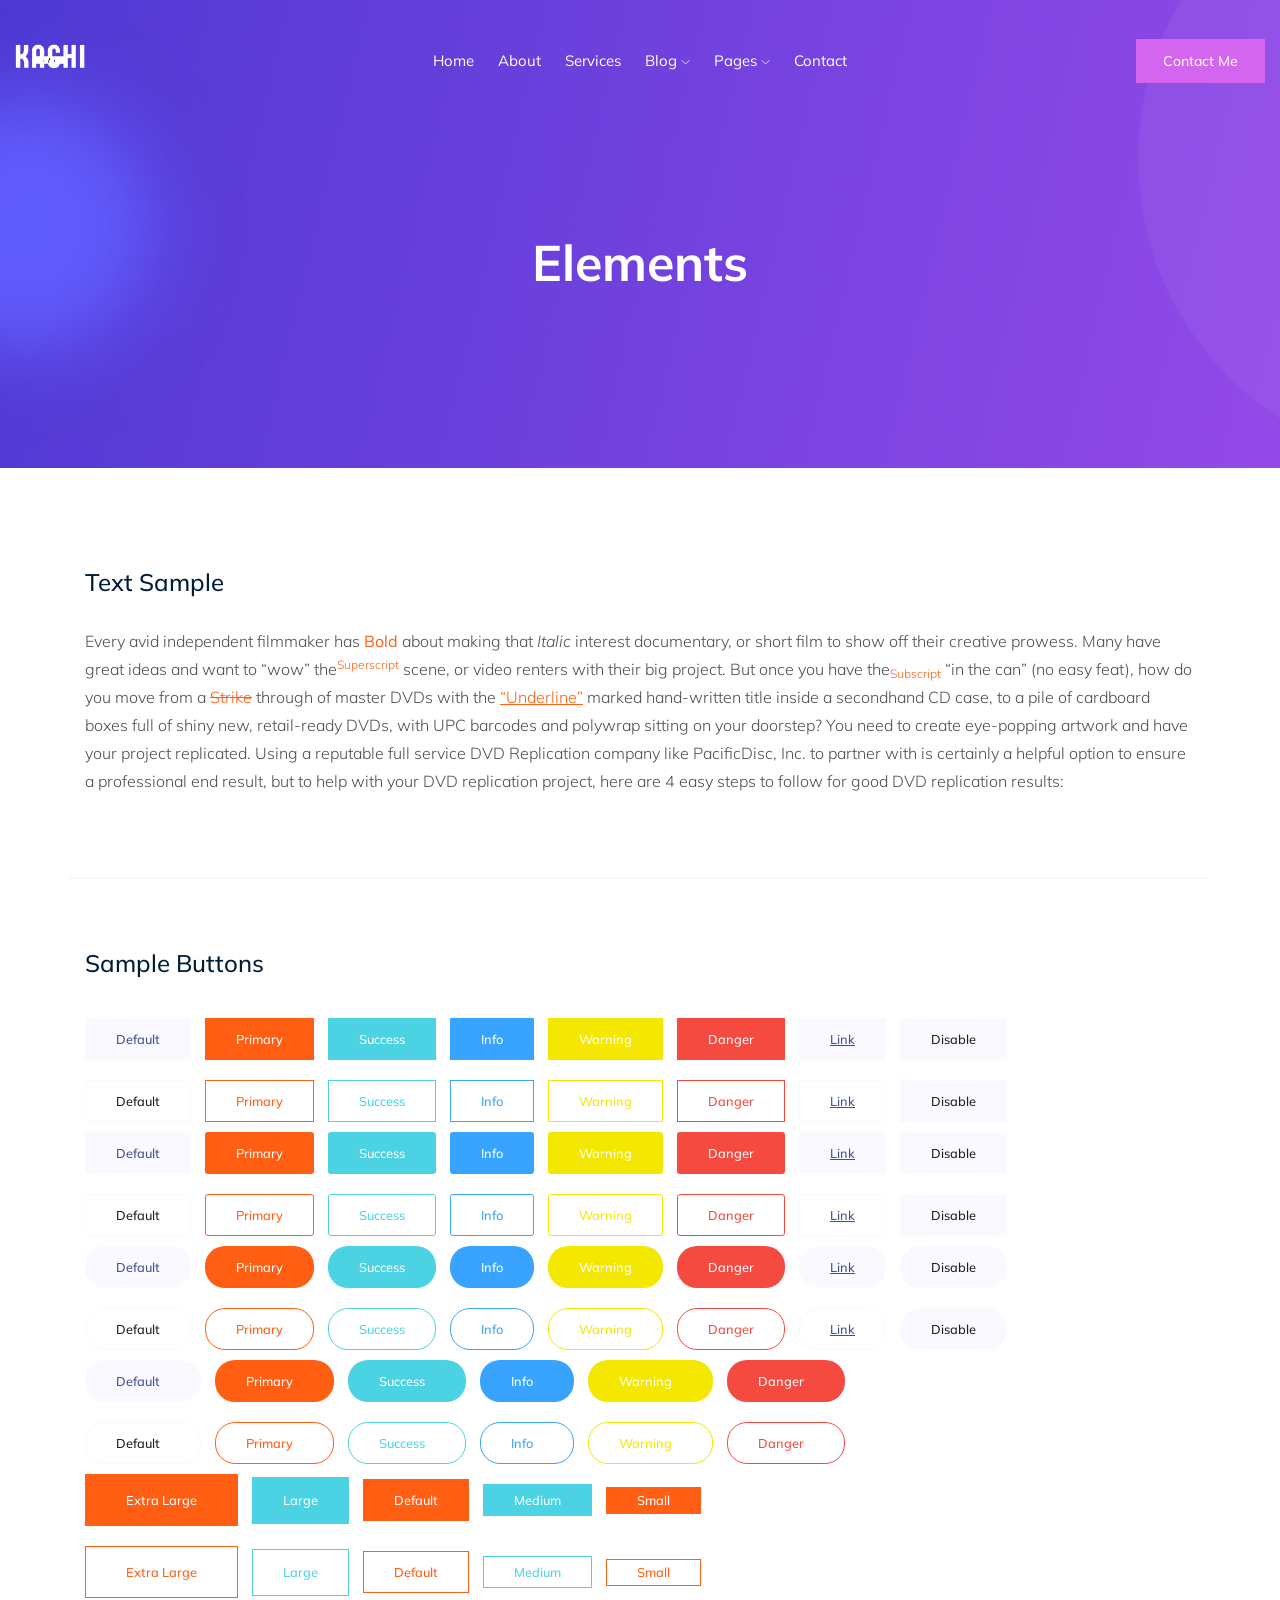
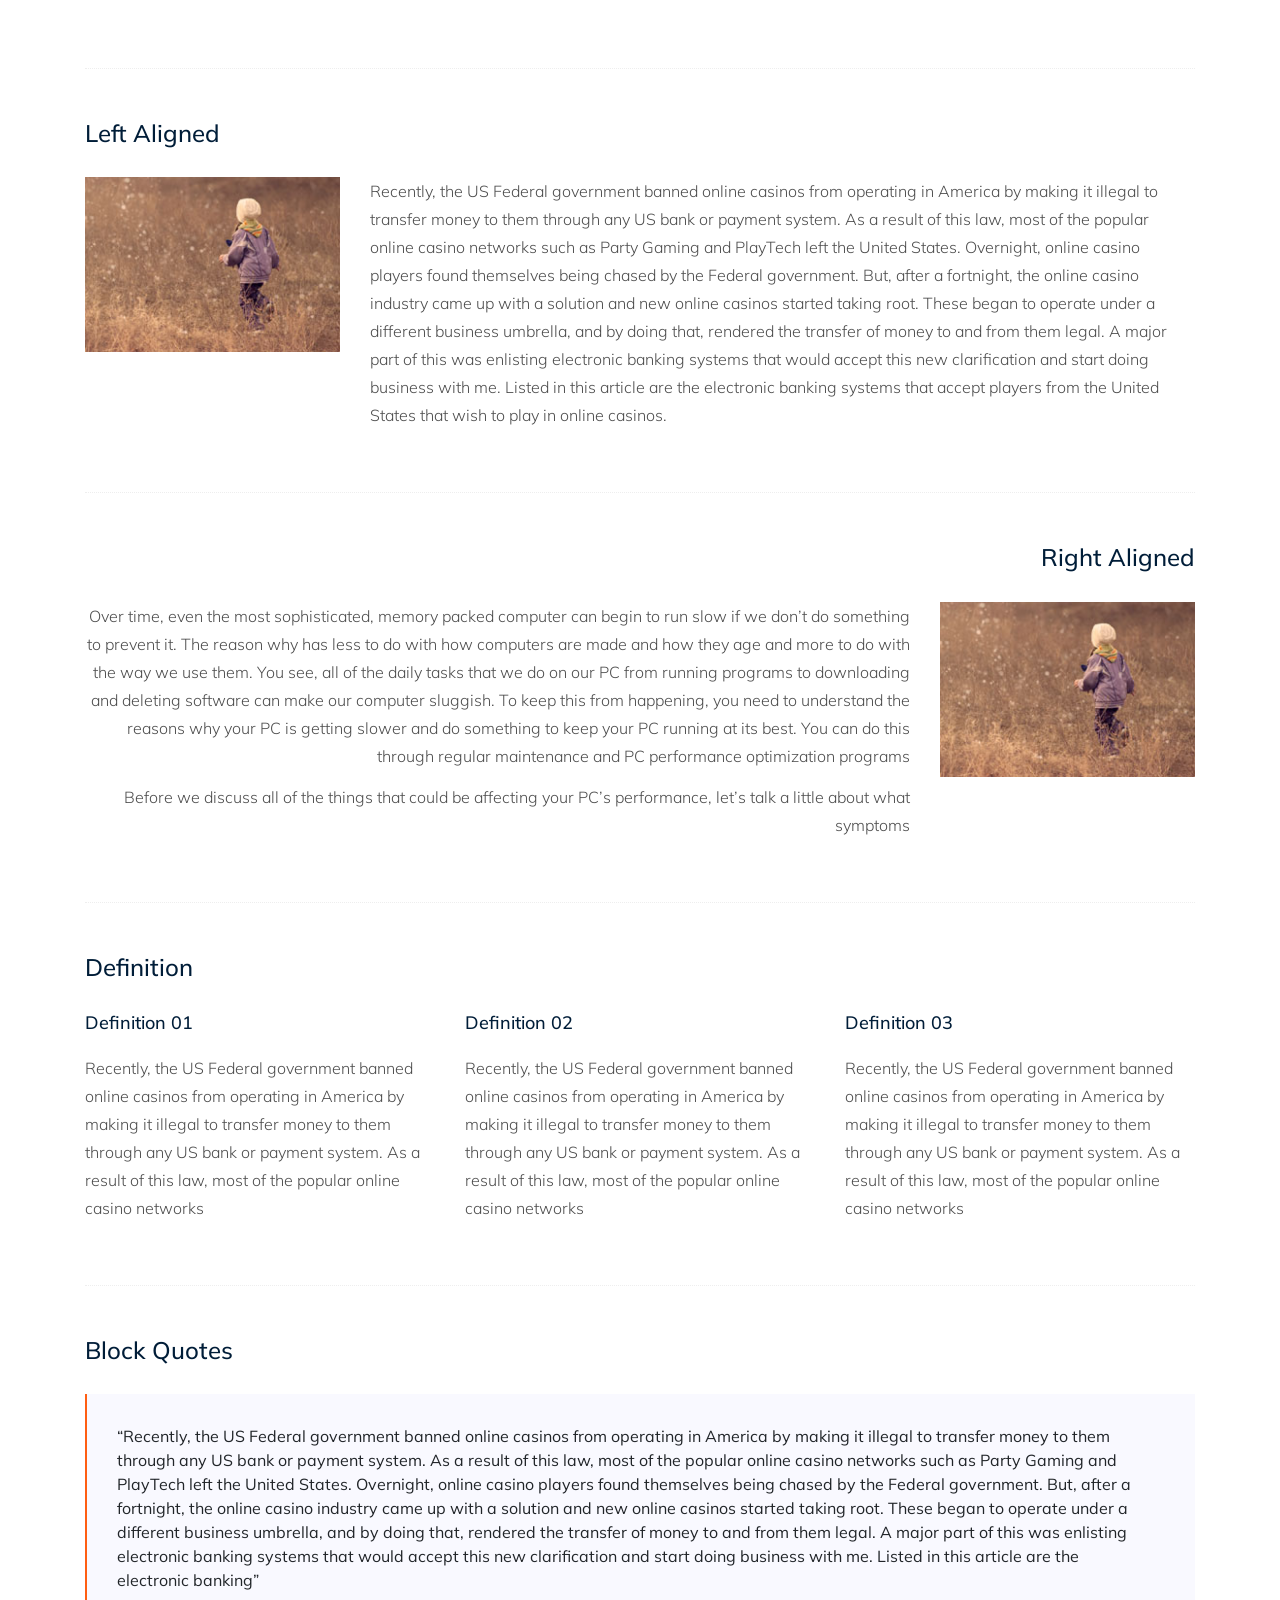
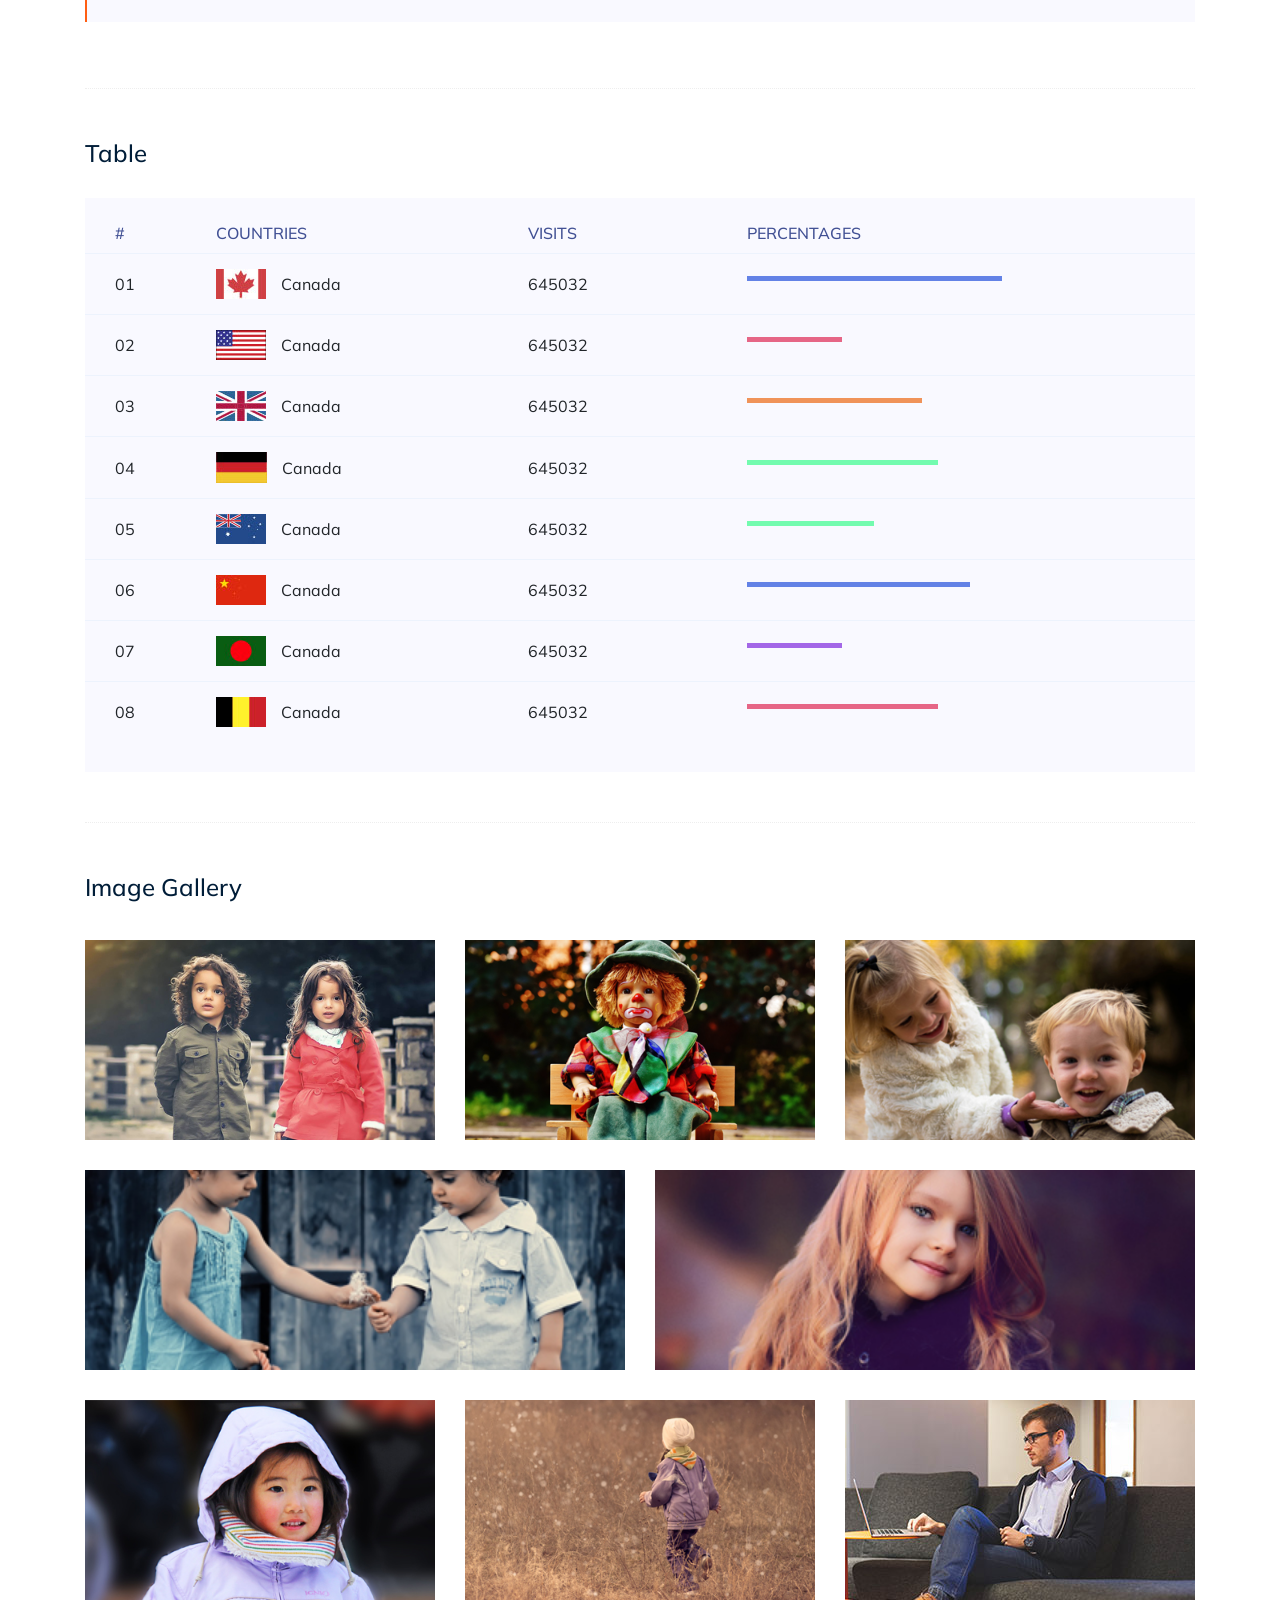
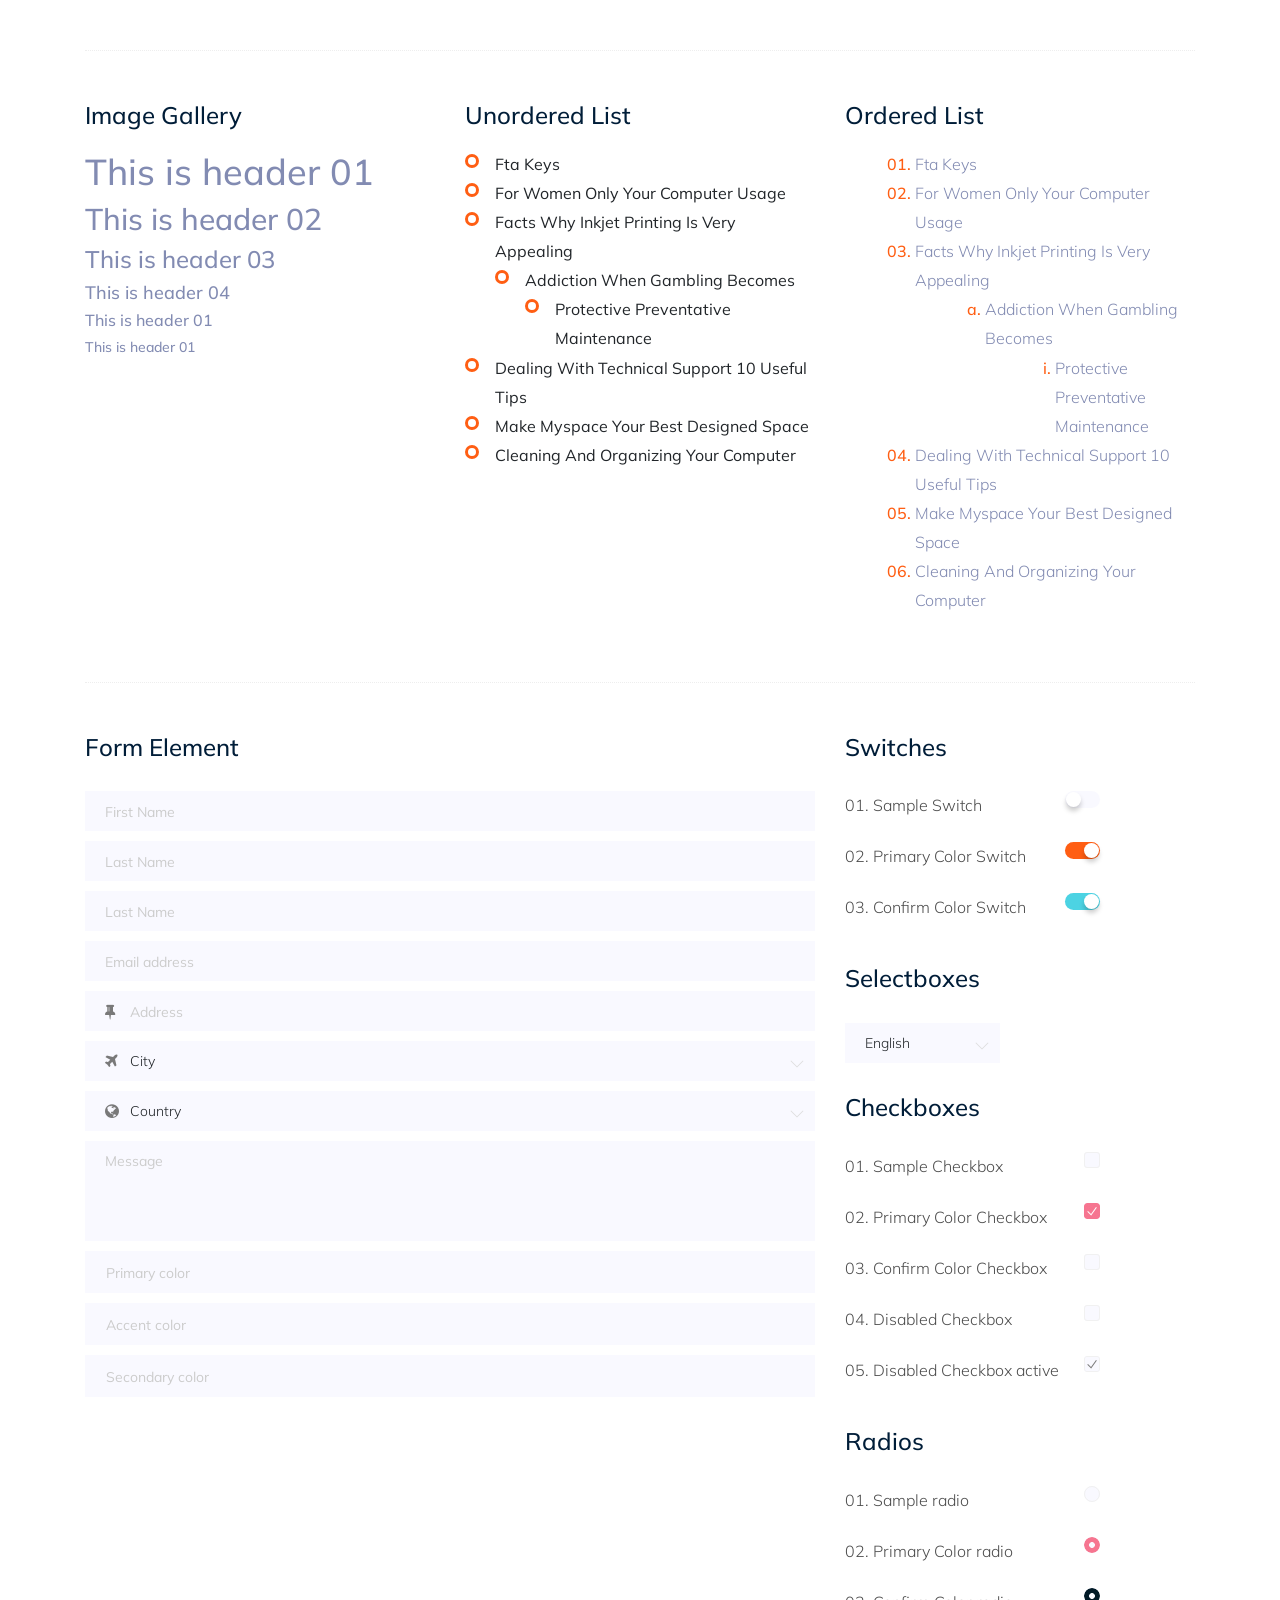
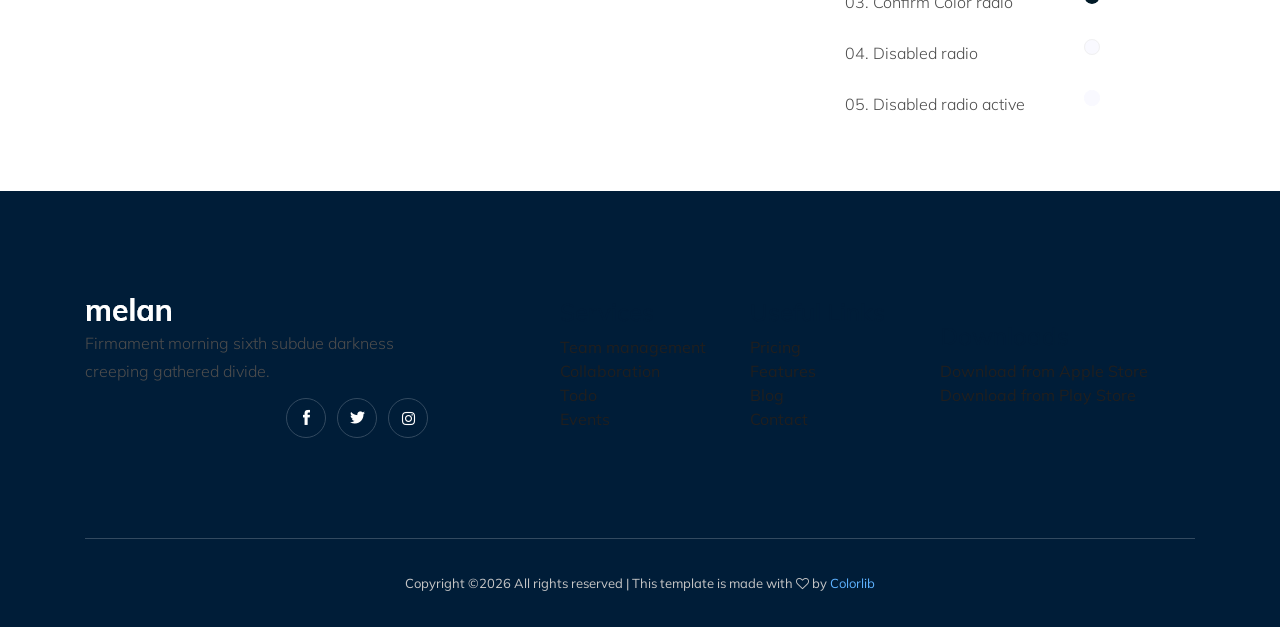
<file: elements.html>
<!doctype html>
<html class="no-js" lang="zxx">

<head>
	<meta charset="utf-8">
	<meta http-equiv="x-ua-compatible" content="ie=edge">
	<title>Melan</title>
	<meta name="description" content="">
	<meta name="viewport" content="width=device-width, initial-scale=1">

	<!-- <link rel="manifest" href="site.webmanifest"> -->
	<!-- Place favicon.ico in the root directory -->

	<!-- CSS here -->
	<link rel="stylesheet" href="css/bootstrap.min.css">
	<link rel="stylesheet" href="css/owl.carousel.min.css">
	<link rel="stylesheet" href="css/magnific-popup.css">
	<link rel="stylesheet" href="css/font-awesome.min.css">
	<link rel="stylesheet" href="css/themify-icons.css">
	<link rel="stylesheet" href="css/nice-select.css">
	<link rel="stylesheet" href="css/flaticon.css">
	<link rel="stylesheet" href="css/gijgo.css">
	<link rel="stylesheet" href="css/animate.min.css">
	<link rel="stylesheet" href="css/slicknav.css">
	<link rel="stylesheet" href="css/style.css">
	<!-- <link rel="stylesheet" href="css/responsive.css"> -->
</head>

<body>
	<!--[if lte IE 9]>
            <p class="browserupgrade">You are using an <strong>outdated</strong> browser. Please <a href="https://browsehappy.com/">upgrade your browser</a> to improve your experience and security.</p>
        <![endif]-->

    <!-- header-start -->
    <header>
			<div class="header-area ">
				<div id="sticky-header" class="main-header-area">
					<div class="container-fluid">
						<div class="row align-items-center">
							<div class="col-xl-3 col-lg-2">
								<div class="logo">
									<a href="index.html">
										<img src="img/KACHI.png" height="70px" width="70px" alt="Kachi">									</a>
								</div>
							</div>
							<div class="col-xl-6 col-lg-7">
								<div class="main-menu  d-none d-lg-block">
									<nav>
										<ul id="navigation">
											<li><a class="active" href="index.html">home</a></li>
											<li><a href="about.html">About</a></li>
											<li><a href="services.html">Services</a></li>
											<li><a href="#">blog <i class="ti-angle-down"></i></a>
												<ul class="submenu">
													<li><a href="blog.html">blog</a></li>
													<li><a href="single-blog.html">single-blog</a></li>
												</ul>
											</li>
											<li><a href="#">pages <i class="ti-angle-down"></i></a>
												<ul class="submenu">
													 <li><a href="elements.html">elements</a></li>
												</ul>
											</li>
											<li><a href="contact.html">Contact</a></li>
										</ul>
									</nav>
								</div>
							</div>
							<div class="col-xl-3 col-lg-3 d-none d-lg-block">
								<div class="Appointment">
									<div class="book_btn d-none d-lg-block">
										<a  href="#">Contact Me</a>
									</div>
								</div>
							</div>
							<div class="col-12">
								<div class="mobile_menu d-block d-lg-none"></div>
							</div>
						</div>
	
					</div>
				</div>
			</div>
		</header>
		<!-- header-end -->
	
		<!-- bradcam_area  -->
		<div class="bradcam_area bradcam_bg_1">
			<div class="container">
				<div class="row">
					<div class="col-xl-12">
						<div class="bradcam_text text-center">
							<h3>Elements</h3>
						</div>
					</div>
				</div>
			</div>
		</div>
		<!-- /bradcam_area  -->

	<!-- Start Sample Area -->
	<section class="sample-text-area">
		<div class="container box_1170">
			<h3 class="text-heading">Text Sample</h3>
			<p class="sample-text">
				Every avid independent filmmaker has <b>Bold</b> about making that <i>Italic</i> interest documentary,
				or short
				film to show off their creative prowess. Many have great ideas and want to “wow”
				the<sup>Superscript</sup> scene,
				or video renters with their big project. But once you have the<sub>Subscript</sub> “in the can” (no easy
				feat), how
				do you move from a <del>Strike</del> through of master DVDs with the <u>“Underline”</u> marked
				hand-written title
				inside a secondhand CD case, to a pile of cardboard boxes full of shiny new, retail-ready DVDs, with UPC
				barcodes
				and polywrap sitting on your doorstep? You need to create eye-popping artwork and have your project
				replicated.
				Using a reputable full service DVD Replication company like PacificDisc, Inc. to partner with is
				certainly a
				helpful option to ensure a professional end result, but to help with your DVD replication project, here
				are 4 easy
				steps to follow for good DVD replication results:

			</p>
		</div>
	</section>
	<!-- End Sample Area -->

	<!-- Start Button -->
	<section class="button-area">
		<div class="container box_1170 border-top-generic">
			<h3 class="text-heading">Sample Buttons</h3>
			<div class="button-group-area">
				<a href="#" class="genric-btn default">Default</a>
				<a href="#" class="genric-btn primary">Primary</a>
				<a href="#" class="genric-btn success">Success</a>
				<a href="#" class="genric-btn info">Info</a>
				<a href="#" class="genric-btn warning">Warning</a>
				<a href="#" class="genric-btn danger">Danger</a>
				<a href="#" class="genric-btn link">Link</a>
				<a href="#" class="genric-btn disable">Disable</a>
			</div>
			<div class="button-group-area mt-10">
				<a href="#" class="genric-btn default-border">Default</a>
				<a href="#" class="genric-btn primary-border">Primary</a>
				<a href="#" class="genric-btn success-border">Success</a>
				<a href="#" class="genric-btn info-border">Info</a>
				<a href="#" class="genric-btn warning-border">Warning</a>
				<a href="#" class="genric-btn danger-border">Danger</a>
				<a href="#" class="genric-btn link-border">Link</a>
				<a href="#" class="genric-btn disable">Disable</a>
			</div>
			<div class="button-group-area mt-40">
				<a href="#" class="genric-btn default radius">Default</a>
				<a href="#" class="genric-btn primary radius">Primary</a>
				<a href="#" class="genric-btn success radius">Success</a>
				<a href="#" class="genric-btn info radius">Info</a>
				<a href="#" class="genric-btn warning radius">Warning</a>
				<a href="#" class="genric-btn danger radius">Danger</a>
				<a href="#" class="genric-btn link radius">Link</a>
				<a href="#" class="genric-btn disable radius">Disable</a>
			</div>
			<div class="button-group-area mt-10">
				<a href="#" class="genric-btn default-border radius">Default</a>
				<a href="#" class="genric-btn primary-border radius">Primary</a>
				<a href="#" class="genric-btn success-border radius">Success</a>
				<a href="#" class="genric-btn info-border radius">Info</a>
				<a href="#" class="genric-btn warning-border radius">Warning</a>
				<a href="#" class="genric-btn danger-border radius">Danger</a>
				<a href="#" class="genric-btn link-border radius">Link</a>
				<a href="#" class="genric-btn disable radius">Disable</a>
			</div>
			<div class="button-group-area mt-40">
				<a href="#" class="genric-btn default circle">Default</a>
				<a href="#" class="genric-btn primary circle">Primary</a>
				<a href="#" class="genric-btn success circle">Success</a>
				<a href="#" class="genric-btn info circle">Info</a>
				<a href="#" class="genric-btn warning circle">Warning</a>
				<a href="#" class="genric-btn danger circle">Danger</a>
				<a href="#" class="genric-btn link circle">Link</a>
				<a href="#" class="genric-btn disable circle">Disable</a>
			</div>
			<div class="button-group-area mt-10">
				<a href="#" class="genric-btn default-border circle">Default</a>
				<a href="#" class="genric-btn primary-border circle">Primary</a>
				<a href="#" class="genric-btn success-border circle">Success</a>
				<a href="#" class="genric-btn info-border circle">Info</a>
				<a href="#" class="genric-btn warning-border circle">Warning</a>
				<a href="#" class="genric-btn danger-border circle">Danger</a>
				<a href="#" class="genric-btn link-border circle">Link</a>
				<a href="#" class="genric-btn disable circle">Disable</a>
			</div>
			<div class="button-group-area mt-40">
				<a href="#" class="genric-btn default circle arrow">Default<span class="lnr lnr-arrow-right"></span></a>
				<a href="#" class="genric-btn primary circle arrow">Primary<span class="lnr lnr-arrow-right"></span></a>
				<a href="#" class="genric-btn success circle arrow">Success<span class="lnr lnr-arrow-right"></span></a>
				<a href="#" class="genric-btn info circle arrow">Info<span class="lnr lnr-arrow-right"></span></a>
				<a href="#" class="genric-btn warning circle arrow">Warning<span class="lnr lnr-arrow-right"></span></a>
				<a href="#" class="genric-btn danger circle arrow">Danger<span class="lnr lnr-arrow-right"></span></a>
			</div>
			<div class="button-group-area mt-10">
				<a href="#" class="genric-btn default-border circle arrow">Default<span
						class="lnr lnr-arrow-right"></span></a>
				<a href="#" class="genric-btn primary-border circle arrow">Primary<span
						class="lnr lnr-arrow-right"></span></a>
				<a href="#" class="genric-btn success-border circle arrow">Success<span
						class="lnr lnr-arrow-right"></span></a>
				<a href="#" class="genric-btn info-border circle arrow">Info<span
						class="lnr lnr-arrow-right"></span></a>
				<a href="#" class="genric-btn warning-border circle arrow">Warning<span
						class="lnr lnr-arrow-right"></span></a>
				<a href="#" class="genric-btn danger-border circle arrow">Danger<span
						class="lnr lnr-arrow-right"></span></a>
			</div>
			<div class="button-group-area mt-40">
				<a href="#" class="genric-btn primary e-large">Extra Large</a>
				<a href="#" class="genric-btn success large">Large</a>
				<a href="#" class="genric-btn primary">Default</a>
				<a href="#" class="genric-btn success medium">Medium</a>
				<a href="#" class="genric-btn primary small">Small</a>
			</div>
			<div class="button-group-area mt-10">
				<a href="#" class="genric-btn primary-border e-large">Extra Large</a>
				<a href="#" class="genric-btn success-border large">Large</a>
				<a href="#" class="genric-btn primary-border">Default</a>
				<a href="#" class="genric-btn success-border medium">Medium</a>
				<a href="#" class="genric-btn primary-border small">Small</a>
			</div>
		</div>
	</section>
	<!-- End Button -->

	<!-- Start Align Area -->
	<div class="whole-wrap">
		<div class="container box_1170">
			<div class="section-top-border">
				<h3 class="mb-30">Left Aligned</h3>
				<div class="row">
					<div class="col-md-3">
						<img src="img/elements/d.jpg" alt="" class="img-fluid">
					</div>
					<div class="col-md-9 mt-sm-20">
						<p>Recently, the US Federal government banned online casinos from operating in America by making
							it illegal to
							transfer money to them through any US bank or payment system. As a result of this law, most
							of the popular
							online casino networks such as Party Gaming and PlayTech left the United States. Overnight,
							online casino
							players found themselves being chased by the Federal government. But, after a fortnight, the
							online casino
							industry came up with a solution and new online casinos started taking root. These began to
							operate under a
							different business umbrella, and by doing that, rendered the transfer of money to and from
							them legal. A major
							part of this was enlisting electronic banking systems that would accept this new
							clarification and start doing
							business with me. Listed in this article are the electronic banking systems that accept
							players from the United
							States that wish to play in online casinos.</p>
					</div>
				</div>
			</div>
			<div class="section-top-border text-right">
				<h3 class="mb-30">Right Aligned</h3>
				<div class="row">
					<div class="col-md-9">
						<p class="text-right">Over time, even the most sophisticated, memory packed computer can begin
							to run slow if we
							don’t do something to prevent it. The reason why has less to do with how computers are made
							and how they age and
							more to do with the way we use them. You see, all of the daily tasks that we do on our PC
							from running programs
							to downloading and deleting software can make our computer sluggish. To keep this from
							happening, you need to
							understand the reasons why your PC is getting slower and do something to keep your PC
							running at its best. You
							can do this through regular maintenance and PC performance optimization programs</p>
						<p class="text-right">Before we discuss all of the things that could be affecting your PC’s
							performance, let’s
							talk a little about what symptoms</p>
					</div>
					<div class="col-md-3">
						<img src="img/elements/d.jpg" alt="" class="img-fluid">
					</div>
				</div>
			</div>
			<div class="section-top-border">
				<h3 class="mb-30">Definition</h3>
				<div class="row">
					<div class="col-md-4">
						<div class="single-defination">
							<h4 class="mb-20">Definition 01</h4>
							<p>Recently, the US Federal government banned online casinos from operating in America by
								making it illegal to
								transfer money to them through any US bank or payment system. As a result of this law,
								most of the popular
								online casino networks</p>
						</div>
					</div>
					<div class="col-md-4">
						<div class="single-defination">
							<h4 class="mb-20">Definition 02</h4>
							<p>Recently, the US Federal government banned online casinos from operating in America by
								making it illegal to
								transfer money to them through any US bank or payment system. As a result of this law,
								most of the popular
								online casino networks</p>
						</div>
					</div>
					<div class="col-md-4">
						<div class="single-defination">
							<h4 class="mb-20">Definition 03</h4>
							<p>Recently, the US Federal government banned online casinos from operating in America by
								making it illegal to
								transfer money to them through any US bank or payment system. As a result of this law,
								most of the popular
								online casino networks</p>
						</div>
					</div>
				</div>
			</div>
			<div class="section-top-border">
				<h3 class="mb-30">Block Quotes</h3>
				<div class="row">
					<div class="col-lg-12">
						<blockquote class="generic-blockquote">
							“Recently, the US Federal government banned online casinos from operating in America by
							making it illegal to
							transfer money to them through any US bank or payment system. As a result of this law, most
							of the popular
							online casino networks such as Party Gaming and PlayTech left the United States. Overnight,
							online casino
							players found themselves being chased by the Federal government. But, after a fortnight, the
							online casino
							industry came up with a solution and new online casinos started taking root. These began to
							operate under a
							different business umbrella, and by doing that, rendered the transfer of money to and from
							them legal. A major
							part of this was enlisting electronic banking systems that would accept this new
							clarification and start doing
							business with me. Listed in this article are the electronic banking”
						</blockquote>
					</div>
				</div>
			</div>
			<div class="section-top-border">
				<h3 class="mb-30">Table</h3>
				<div class="progress-table-wrap">
					<div class="progress-table">
						<div class="table-head">
							<div class="serial">#</div>
							<div class="country">Countries</div>
							<div class="visit">Visits</div>
							<div class="percentage">Percentages</div>
						</div>
						<div class="table-row">
							<div class="serial">01</div>
							<div class="country"> <img src="img/elements/f1.jpg" alt="flag">Canada</div>
							<div class="visit">645032</div>
							<div class="percentage">
								<div class="progress">
									<div class="progress-bar color-1" role="progressbar" style="width: 80%"
										aria-valuenow="80" aria-valuemin="0" aria-valuemax="100"></div>
								</div>
							</div>
						</div>
						<div class="table-row">
							<div class="serial">02</div>
							<div class="country"> <img src="img/elements/f2.jpg" alt="flag">Canada</div>
							<div class="visit">645032</div>
							<div class="percentage">
								<div class="progress">
									<div class="progress-bar color-2" role="progressbar" style="width: 30%"
										aria-valuenow="30" aria-valuemin="0" aria-valuemax="100"></div>
								</div>
							</div>
						</div>
						<div class="table-row">
							<div class="serial">03</div>
							<div class="country"> <img src="img/elements/f3.jpg" alt="flag">Canada</div>
							<div class="visit">645032</div>
							<div class="percentage">
								<div class="progress">
									<div class="progress-bar color-3" role="progressbar" style="width: 55%"
										aria-valuenow="55" aria-valuemin="0" aria-valuemax="100"></div>
								</div>
							</div>
						</div>
						<div class="table-row">
							<div class="serial">04</div>
							<div class="country"> <img src="img/elements/f4.jpg" alt="flag">Canada</div>
							<div class="visit">645032</div>
							<div class="percentage">
								<div class="progress">
									<div class="progress-bar color-4" role="progressbar" style="width: 60%"
										aria-valuenow="60" aria-valuemin="0" aria-valuemax="100"></div>
								</div>
							</div>
						</div>
						<div class="table-row">
							<div class="serial">05</div>
							<div class="country"> <img src="img/elements/f5.jpg" alt="flag">Canada</div>
							<div class="visit">645032</div>
							<div class="percentage">
								<div class="progress">
									<div class="progress-bar color-5" role="progressbar" style="width: 40%"
										aria-valuenow="40" aria-valuemin="0" aria-valuemax="100"></div>
								</div>
							</div>
						</div>
						<div class="table-row">
							<div class="serial">06</div>
							<div class="country"> <img src="img/elements/f6.jpg" alt="flag">Canada</div>
							<div class="visit">645032</div>
							<div class="percentage">
								<div class="progress">
									<div class="progress-bar color-6" role="progressbar" style="width: 70%"
										aria-valuenow="70" aria-valuemin="0" aria-valuemax="100"></div>
								</div>
							</div>
						</div>
						<div class="table-row">
							<div class="serial">07</div>
							<div class="country"> <img src="img/elements/f7.jpg" alt="flag">Canada</div>
							<div class="visit">645032</div>
							<div class="percentage">
								<div class="progress">
									<div class="progress-bar color-7" role="progressbar" style="width: 30%"
										aria-valuenow="30" aria-valuemin="0" aria-valuemax="100"></div>
								</div>
							</div>
						</div>
						<div class="table-row">
							<div class="serial">08</div>
							<div class="country"> <img src="img/elements/f8.jpg" alt="flag">Canada</div>
							<div class="visit">645032</div>
							<div class="percentage">
								<div class="progress">
									<div class="progress-bar color-8" role="progressbar" style="width: 60%"
										aria-valuenow="60" aria-valuemin="0" aria-valuemax="100"></div>
								</div>
							</div>
						</div>
					</div>
				</div>
			</div>
			<div class="section-top-border">
				<h3>Image Gallery</h3>
				<div class="row gallery-item">
					<div class="col-md-4">
						<a href="img/elements/g1.jpg" class="img-pop-up">
							<div class="single-gallery-image" style="background: url(img/elements/g1.jpg);"></div>
						</a>
					</div>
					<div class="col-md-4">
						<a href="img/elements/g2.jpg" class="img-pop-up">
							<div class="single-gallery-image" style="background: url(img/elements/g2.jpg);"></div>
						</a>
					</div>
					<div class="col-md-4">
						<a href="img/elements/g3.jpg" class="img-pop-up">
							<div class="single-gallery-image" style="background: url(img/elements/g3.jpg);"></div>
						</a>
					</div>
					<div class="col-md-6">
						<a href="img/elements/g4.jpg" class="img-pop-up">
							<div class="single-gallery-image" style="background: url(img/elements/g4.jpg);"></div>
						</a>
					</div>
					<div class="col-md-6">
						<a href="img/elements/g5.jpg" class="img-pop-up">
							<div class="single-gallery-image" style="background: url(img/elements/g5.jpg);"></div>
						</a>
					</div>
					<div class="col-md-4">
						<a href="img/elements/g6.jpg" class="img-pop-up">
							<div class="single-gallery-image" style="background: url(img/elements/g6.jpg);"></div>
						</a>
					</div>
					<div class="col-md-4">
						<a href="img/elements/g7.jpg" class="img-pop-up">
							<div class="single-gallery-image" style="background: url(img/elements/g7.jpg);"></div>
						</a>
					</div>
					<div class="col-md-4">
						<a href="img/elements/g8.jpg" class="img-pop-up">
							<div class="single-gallery-image" style="background: url(img/elements/g8.jpg);"></div>
						</a>
					</div>
				</div>
			</div>
			<div class="section-top-border">
				<div class="row">
					<div class="col-md-4">
						<h3 class="mb-20">Image Gallery</h3>
						<div class="typography">
							<h1>This is header 01</h1>
							<h2>This is header 02</h2>
							<h3>This is header 03</h3>
							<h4>This is header 04</h4>
							<h5>This is header 01</h5>
							<h6>This is header 01</h6>
						</div>
					</div>
					<div class="col-md-4 mt-sm-30">
						<h3 class="mb-20">Unordered List</h3>
						<div class="">
							<ul class="unordered-list">
								<li>Fta Keys</li>
								<li>For Women Only Your Computer Usage</li>
								<li>Facts Why Inkjet Printing Is Very Appealing
									<ul>
										<li>Addiction When Gambling Becomes
											<ul>
												<li>Protective Preventative Maintenance</li>
											</ul>
										</li>
									</ul>
								</li>
								<li>Dealing With Technical Support 10 Useful Tips</li>
								<li>Make Myspace Your Best Designed Space</li>
								<li>Cleaning And Organizing Your Computer</li>
							</ul>
						</div>
					</div>
					<div class="col-md-4 mt-sm-30">
						<h3 class="mb-20">Ordered List</h3>
						<div class="">
							<ol class="ordered-list">
								<li><span>Fta Keys</span></li>
								<li><span>For Women Only Your Computer Usage</span></li>
								<li><span>Facts Why Inkjet Printing Is Very Appealing</span>
									<ol class="ordered-list-alpha">
										<li><span>Addiction When Gambling Becomes</span>
											<ol class="ordered-list-roman">
												<li><span>Protective Preventative Maintenance</span></li>
											</ol>
										</li>
									</ol>
								</li>
								<li><span>Dealing With Technical Support 10 Useful Tips</span></li>
								<li><span>Make Myspace Your Best Designed Space</span></li>
								<li><span>Cleaning And Organizing Your Computer</span></li>
							</ol>
						</div>
					</div>
				</div>
			</div>
			<div class="section-top-border">
				<div class="row">
					<div class="col-lg-8 col-md-8">
						<h3 class="mb-30">Form Element</h3>
						<form action="#">
							<div class="mt-10">
								<input type="text" name="first_name" placeholder="First Name"
									onfocus="this.placeholder = ''" onblur="this.placeholder = 'First Name'" required
									class="single-input">
							</div>
							<div class="mt-10">
								<input type="text" name="last_name" placeholder="Last Name"
									onfocus="this.placeholder = ''" onblur="this.placeholder = 'Last Name'" required
									class="single-input">
							</div>
							<div class="mt-10">
								<input type="text" name="last_name" placeholder="Last Name"
									onfocus="this.placeholder = ''" onblur="this.placeholder = 'Last Name'" required
									class="single-input">
							</div>
							<div class="mt-10">
								<input type="email" name="EMAIL" placeholder="Email address"
									onfocus="this.placeholder = ''" onblur="this.placeholder = 'Email address'" required
									class="single-input">
							</div>
							<div class="input-group-icon mt-10">
								<div class="icon"><i class="fa fa-thumb-tack" aria-hidden="true"></i></div>
								<input type="text" name="address" placeholder="Address" onfocus="this.placeholder = ''"
									onblur="this.placeholder = 'Address'" required class="single-input">
							</div>
							<div class="input-group-icon mt-10">
								<div class="icon"><i class="fa fa-plane" aria-hidden="true"></i></div>
								<div class="form-select" id="default-select"">
											<select>
												<option value=" 1">City</option>
									<option value="1">Dhaka</option>
									<option value="1">Dilli</option>
									<option value="1">Newyork</option>
									<option value="1">Islamabad</option>
									</select>
								</div>
							</div>
							<div class="input-group-icon mt-10">
								<div class="icon"><i class="fa fa-globe" aria-hidden="true"></i></div>
								<div class="form-select" id="default-select"">
											<select>
												<option value=" 1">Country</option>
									<option value="1">Bangladesh</option>
									<option value="1">India</option>
									<option value="1">England</option>
									<option value="1">Srilanka</option>
									</select>
								</div>
							</div>

							<div class="mt-10">
								<textarea class="single-textarea" placeholder="Message" onfocus="this.placeholder = ''"
									onblur="this.placeholder = 'Message'" required></textarea>
							</div>
							<!-- For Gradient Border Use -->
							<!-- <div class="mt-10">
										<div class="primary-input">
											<input id="primary-input" type="text" name="first_name" placeholder="Primary color" onfocus="this.placeholder = ''" onblur="this.placeholder = 'Primary color'">
											<label for="primary-input"></label>
										</div>
									</div> -->
							<div class="mt-10">
								<input type="text" name="first_name" placeholder="Primary color"
									onfocus="this.placeholder = ''" onblur="this.placeholder = 'Primary color'" required
									class="single-input-primary">
							</div>
							<div class="mt-10">
								<input type="text" name="first_name" placeholder="Accent color"
									onfocus="this.placeholder = ''" onblur="this.placeholder = 'Accent color'" required
									class="single-input-accent">
							</div>
							<div class="mt-10">
								<input type="text" name="first_name" placeholder="Secondary color"
									onfocus="this.placeholder = ''" onblur="this.placeholder = 'Secondary color'"
									required class="single-input-secondary">
							</div>
						</form>
					</div>
					<div class="col-lg-3 col-md-4 mt-sm-30">
						<div class="single-element-widget">
							<h3 class="mb-30">Switches</h3>
							<div class="switch-wrap d-flex justify-content-between">
								<p>01. Sample Switch</p>
								<div class="primary-switch">
									<input type="checkbox" id="default-switch">
									<label for="default-switch"></label>
								</div>
							</div>
							<div class="switch-wrap d-flex justify-content-between">
								<p>02. Primary Color Switch</p>
								<div class="primary-switch">
									<input type="checkbox" id="primary-switch" checked>
									<label for="primary-switch"></label>
								</div>
							</div>
							<div class="switch-wrap d-flex justify-content-between">
								<p>03. Confirm Color Switch</p>
								<div class="confirm-switch">
									<input type="checkbox" id="confirm-switch" checked>
									<label for="confirm-switch"></label>
								</div>
							</div>
						</div>
						<div class="single-element-widget mt-30">
							<h3 class="mb-30">Selectboxes</h3>
							<div class="default-select" id="default-select"">
										<select>
											<option value=" 1">English</option>
								<option value="1">Spanish</option>
								<option value="1">Arabic</option>
								<option value="1">Portuguise</option>
								<option value="1">Bengali</option>
								</select>
							</div>
						</div>
						<div class="single-element-widget mt-30">
							<h3 class="mb-30">Checkboxes</h3>
							<div class="switch-wrap d-flex justify-content-between">
								<p>01. Sample Checkbox</p>
								<div class="primary-checkbox">
									<input type="checkbox" id="default-checkbox">
									<label for="default-checkbox"></label>
								</div>
							</div>
							<div class="switch-wrap d-flex justify-content-between">
								<p>02. Primary Color Checkbox</p>
								<div class="primary-checkbox">
									<input type="checkbox" id="primary-checkbox" checked>
									<label for="primary-checkbox"></label>
								</div>
							</div>
							<div class="switch-wrap d-flex justify-content-between">
								<p>03. Confirm Color Checkbox</p>
								<div class="confirm-checkbox">
									<input type="checkbox" id="confirm-checkbox">
									<label for="confirm-checkbox"></label>
								</div>
							</div>
							<div class="switch-wrap d-flex justify-content-between">
								<p>04. Disabled Checkbox</p>
								<div class="disabled-checkbox">
									<input type="checkbox" id="disabled-checkbox" disabled>
									<label for="disabled-checkbox"></label>
								</div>
							</div>
							<div class="switch-wrap d-flex justify-content-between">
								<p>05. Disabled Checkbox active</p>
								<div class="disabled-checkbox">
									<input type="checkbox" id="disabled-checkbox-active" checked disabled>
									<label for="disabled-checkbox-active"></label>
								</div>
							</div>
						</div>
						<div class="single-element-widget mt-30">
							<h3 class="mb-30">Radios</h3>
							<div class="switch-wrap d-flex justify-content-between">
								<p>01. Sample radio</p>
								<div class="primary-radio">
									<input type="checkbox" id="default-radio">
									<label for="default-radio"></label>
								</div>
							</div>
							<div class="switch-wrap d-flex justify-content-between">
								<p>02. Primary Color radio</p>
								<div class="primary-radio">
									<input type="checkbox" id="primary-radio" checked>
									<label for="primary-radio"></label>
								</div>
							</div>
							<div class="switch-wrap d-flex justify-content-between">
								<p>03. Confirm Color radio</p>
								<div class="confirm-radio">
									<input type="checkbox" id="confirm-radio" checked>
									<label for="confirm-radio"></label>
								</div>
							</div>
							<div class="switch-wrap d-flex justify-content-between">
								<p>04. Disabled radio</p>
								<div class="disabled-radio">
									<input type="checkbox" id="disabled-radio" disabled>
									<label for="disabled-radio"></label>
								</div>
							</div>
							<div class="switch-wrap d-flex justify-content-between">
								<p>05. Disabled radio active</p>
								<div class="disabled-radio">
									<input type="checkbox" id="disabled-radio-active" checked disabled>
									<label for="disabled-radio-active"></label>
								</div>
							</div>
						</div>
					</div>
				</div>
			</div>
		</div>
	</div>
	<!-- End Align Area -->

    <!-- footer start -->
    <footer class="footer">
        <div class="footer_top">
            <div class="container">
                <div class="row align-items-center">
                    <div class="col-xl-4 col-md-6 col-lg-4">
                        <div class="footer_widget">
                            <div class="footer_logo">
                                <a href="#">
                                    <img src="img/logo.png" alt="">
                                </a>
                            </div>
                            <p>
                                Firmament morning sixth subdue darkness
                                creeping gathered divide.
                            </p>
                            <div class="socail_links">
                                <ul>
                                    <li>
                                        <a href="#">
                                            <i class="ti-facebook"></i>
                                        </a>
                                    </li>
                                    <li>
                                        <a href="#">
                                            <i class="ti-twitter-alt"></i>
                                        </a>
                                    </li>
                                    <li>
                                        <a href="#">
                                            <i class="fa fa-instagram"></i>
                                        </a>
                                    </li>
                                </ul>
                            </div>

                        </div>
                    </div>
                    <div class="col-xl-2 offset-xl-1 col-md-6 col-lg-3">
                        <div class="footer_widget">
                            <h3 class="footer_title">
                                    Services
                            </h3>
                            <ul>
                                <li><a href="#">Team management</a></li>
                                <li><a href="#">Collaboration</a></li>
                                <li><a href="#">Todo</a></li>
                                <li><a href="#">Events</a></li>
                            </ul>

                        </div>
                    </div>
                    <div class="col-xl-2 col-md-6 col-lg-2">
                        <div class="footer_widget">
                            <h3 class="footer_title">
                                    Useful Links
                            </h3>
                            <ul>
                                <li><a href="#">Pricing</a></li>
                                <li><a href="#">Features</a></li>
                                <li><a href="#">Blog</a></li>
                                <li><a href="#">Contact</a></li>
                            </ul>
                        </div>
                    </div>
                    <div class="col-xl-3 col-md-6 col-lg-3">
                        <div class="footer_widget">
                            <h3 class="footer_title">
                                    Downloads
                            </h3>
                            <ul>
                                <li>
                                    <a href="#">
                                        Download from Apple Store

                                    </a>
                                </li>
                                <li><a href="#">
                                        Download from Play Store
                                    </a>
                                </li>
                                </ul>
                        </div>
                    </div>
                </div>
            </div>
        </div>
        <div class="copy-right_text">
            <div class="container">
                <div class="footer_border"></div>
                <div class="row">
                    <div class="col-xl-12">
                        <p class="copy_right text-center">
                            <!-- Link back to Colorlib can't be removed. Template is licensed under CC BY 3.0. -->
Copyright &copy;<script>document.write(new Date().getFullYear());</script> All rights reserved | This template is made with <i class="fa fa-heart-o" aria-hidden="true"></i> by <a href="https://colorlib.com" target="_blank">Colorlib</a>
<!-- Link back to Colorlib can't be removed. Template is licensed under CC BY 3.0. -->
                        </p>
                    </div>
                </div>
            </div>
        </div>
    </footer>
    <!--/ footer end  -->

	<!-- JS here -->
	<script src="js/vendor/modernizr-3.5.0.min.js"></script>
	<script src="js/vendor/jquery-1.12.4.min.js"></script>
	<script src="js/popper.min.js"></script>
	<script src="js/bootstrap.min.js"></script>
	<script src="js/owl.carousel.min.js"></script>
	<script src="js/isotope.pkgd.min.js"></script>
	<script src="js/ajax-form.js"></script>
	<script src="js/waypoints.min.js"></script>
	<script src="js/jquery.counterup.min.js"></script>
	<script src="js/imagesloaded.pkgd.min.js"></script>
	<script src="js/scrollIt.js"></script>
	<script src="js/jquery.scrollUp.min.js"></script>
	<script src="js/wow.min.js"></script>
	<script src="js/nice-select.min.js"></script>
	<script src="js/jquery.slicknav.min.js"></script>
	<script src="js/jquery.magnific-popup.min.js"></script>
	<script src="js/plugins.js"></script>
	<script src="js/gijgo.min.js"></script>

	<!--contact js-->
	<script src="js/contact.js"></script>
	<script src="js/jquery.ajaxchimp.min.js"></script>
	<script src="js/jquery.form.js"></script>
	<script src="js/jquery.validate.min.js"></script>
	<script src="js/mail-script.js"></script>

	<script src="js/main.js"></script>
    <script>
        $('#datepicker').datepicker({
            iconsLibrary: 'fontawesome',
            icons: {
             rightIcon: '<span class="fa fa-caret-down"></span>'
         }
        });
        $('#datepicker2').datepicker({
            iconsLibrary: 'fontawesome',
            icons: {
             rightIcon: '<span class="fa fa-caret-down"></span>'
         }

        });
    </script>
</body>
</html>
</file>
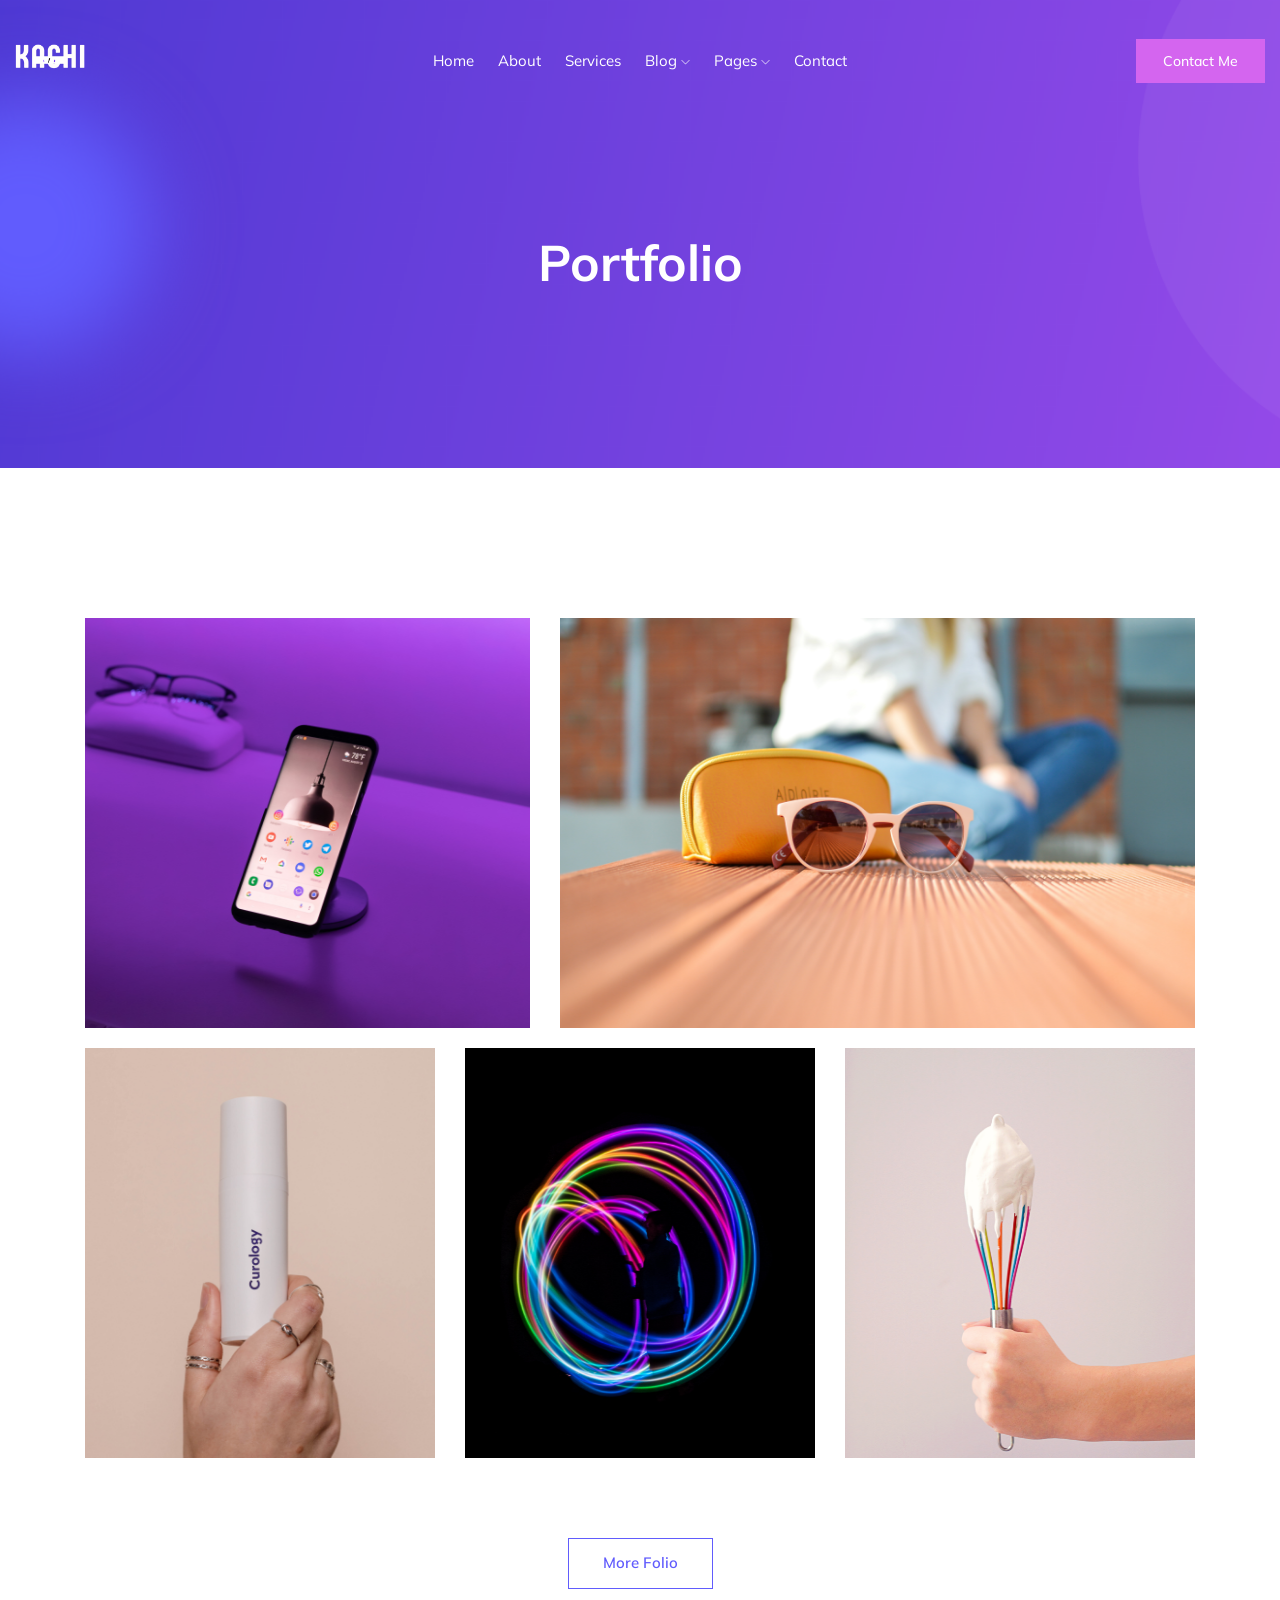
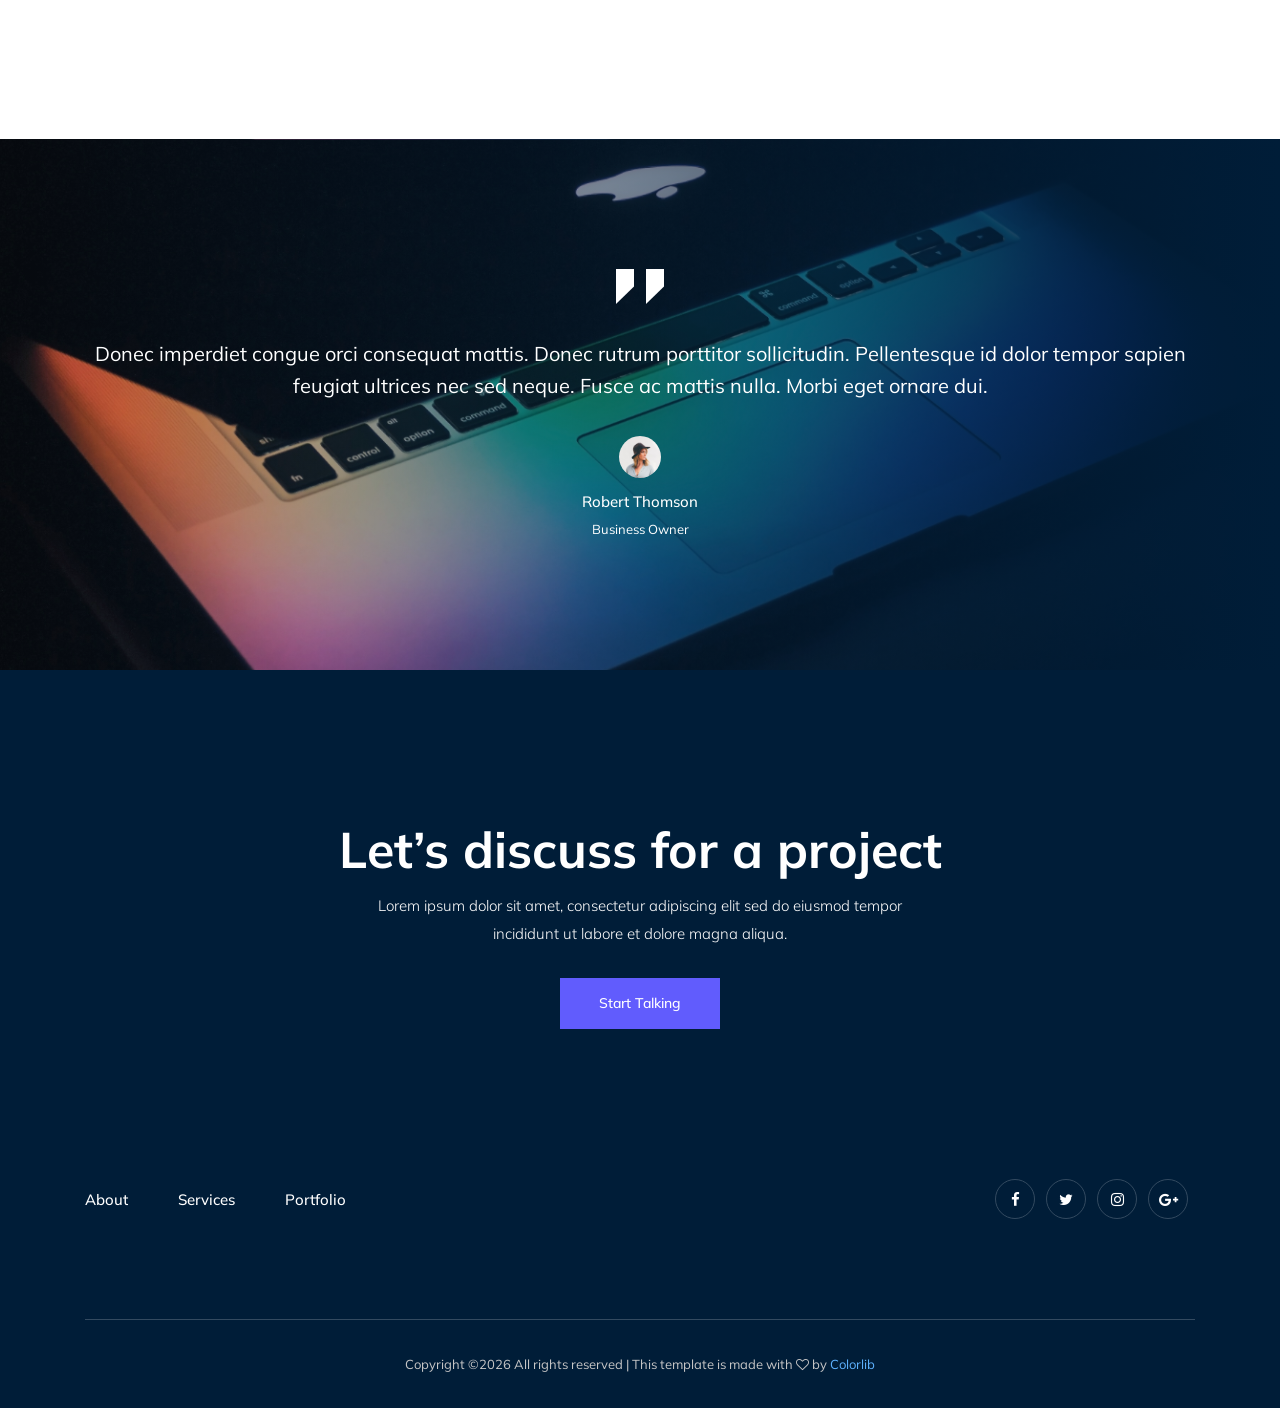
<file: portfolio.html>
<!doctype html>
<html class="no-js" lang="zxx">

<head>
    <meta charset="utf-8">
    <meta http-equiv="x-ua-compatible" content="ie=edge">
    <title>Melan</title>
    <meta name="description" content="">
    <meta name="viewport" content="width=device-width, initial-scale=1">

    <!-- <link rel="manifest" href="site.webmanifest"> -->
    <!-- Place favicon.ico in the root directory -->

    <!-- CSS here -->
    <link rel="stylesheet" href="css/bootstrap.min.css">
    <link rel="stylesheet" href="css/owl.carousel.min.css">
    <link rel="stylesheet" href="css/magnific-popup.css">
    <link rel="stylesheet" href="css/font-awesome.min.css">
    <link rel="stylesheet" href="css/themify-icons.css">
    <link rel="stylesheet" href="css/nice-select.css">
    <link rel="stylesheet" href="css/flaticon.css">
    <link rel="stylesheet" href="css/gijgo.css">
    <link rel="stylesheet" href="css/animate.min.css">
    <link rel="stylesheet" href="css/slick.css">
    <link rel="stylesheet" href="css/slicknav.css">
    <link rel="stylesheet" href="css/style.css">
    <!-- <link rel="stylesheet" href="css/responsive.css"> -->
</head>

<body>
    <!--[if lte IE 9]>
            <p class="browserupgrade">You are using an <strong>outdated</strong> browser. Please <a href="https://browsehappy.com/">upgrade your browser</a> to improve your experience and security.</p>
        <![endif]-->

    <!-- header-start -->
    <header>
        <div class="header-area ">
            <div id="sticky-header" class="main-header-area">
                <div class="container-fluid">
                    <div class="row align-items-center">
                        <div class="col-xl-3 col-lg-2">
                            <div class="logo">
                                <a href="index.html">
                                    <img src="img/KACHI.png" height="70px" width="70px" alt="Kachi">                                </a>
                            </div>
                        </div>
                        <div class="col-xl-6 col-lg-7">
                            <div class="main-menu  d-none d-lg-block">
                                <nav>
                                    <ul id="navigation">
                                        <li><a class="active" href="index.html">home</a></li>
                                        <li><a href="about.html">About</a></li>
                                        <li><a href="services.html">Services</a></li>
                                        <li><a href="#">blog <i class="ti-angle-down"></i></a>
                                            <ul class="submenu">
                                                <li><a href="blog.html">blog</a></li>
                                                <li><a href="single-blog.html">single-blog</a></li>
                                            </ul>
                                        </li>
                                        <li><a href="#">pages <i class="ti-angle-down"></i></a>
                                            <ul class="submenu">
                                                <li><a href="portfolio.html">Portfolio</a></li>
                                                 <li><a href="elements.html">elements</a></li>
                                            </ul>
                                        </li>
                                        <li><a href="contact.html">Contact</a></li>
                                    </ul>
                                </nav>
                            </div>
                        </div>
                        <div class="col-xl-3 col-lg-3 d-none d-lg-block">
                            <div class="Appointment">
                                <div class="book_btn d-none d-lg-block">
                                    <a  href="#">Contact Me</a>
                                </div>
                            </div>
                        </div>
                        <div class="col-12">
                            <div class="mobile_menu d-block d-lg-none"></div>
                        </div>
                    </div>

                </div>
            </div>
        </div>
    </header>
    <!-- header-end -->

    <!-- bradcam_area  -->
    <div class="bradcam_area bradcam_bg_1">
        <div class="container">
            <div class="row">
                <div class="col-xl-12">
                    <div class="bradcam_text text-center">
                        <h3>Portfolio</h3>
                    </div>
                </div>
            </div>
        </div>
    </div>
    <!-- /bradcam_area  -->

    <!-- portfolio_image_area  -->
    <div class="portfolio_image_area dec_margin">
        <div class="container">
            <div class="row">
                <div class="col-xl-5 col-md-5">
                    <div class="single_Portfolio">
                        <div class="portfolio_thumb">
                            <img src="img/portfolio/1.png" alt="">
                        </div>
                        <a href="img/portfolio/1.png" class="popup popup-image"></a>
                        <div class="portfolio_hover">
                            <div class="title">
                                    <h3>Product Design</h3>
                            </div>
                        </div>
                    </div>
                </div>
                <div class="col-xl-7 col-md-7">
                    <div class="single_Portfolio">
                        <div class="portfolio_thumb">
                            <img src="img/portfolio/2.png" alt="">
                        </div>
                        <a href="img/portfolio/2.png" class="popup popup-image"></a>
                        <div class="portfolio_hover">
                            <div class="title">
                                    <h3>Product Design</h3>
                            </div>
                        </div>
                    </div>
                </div>
                <div class="col-xl-4 col-md-6 col-lg-4">
                    <div class="single_Portfolio">
                        <div class="portfolio_thumb">
                            <img src="img/portfolio/3.png" alt="">
                        </div>
                        <a href="img/portfolio/3.png" class="popup popup-image"></a>
                        <div class="portfolio_hover">
                            <div class="title">
                                    <h3>Product Design</h3>
                            </div>
                        </div>
                    </div>
                </div>
                <div class="col-xl-4 col-md-6 col-lg-4">
                    <div class="single_Portfolio">
                        <div class="portfolio_thumb">
                            <img src="img/portfolio/4.png" alt="">
                        </div>
                        <a href="img/portfolio/4.png" class="popup popup-image"></a>
                        <div class="portfolio_hover">
                            <div class="title">
                                    <h3>Product Design</h3>
                            </div>
                        </div>
                    </div>
                </div>
                <div class="col-xl-4 col-md-12 col-lg-4">
                    <div class="single_Portfolio">
                        <div class="portfolio_thumb">
                            <img src="img/portfolio/5.png" alt="">
                        </div>
                        <a href="img/portfolio/5.png" class="popup popup-image"></a>
                        <div class="portfolio_hover">
                            <div class="title">
                                    <h3>Product Design</h3>
                            </div>
                        </div>
                    </div>
                </div>
            </div>
            <div class="row">
                <div class="col-xl-12">
                    <div class="more_portfolio text-center">
                        <a class="line_btn" href="#">More Folio</a>
                    </div>
                </div>
            </div>
        </div>
    </div>
    <!--/ portfolio_image_area  -->
    <!-- testimonial_area  -->
    <div class="testimonial_area ">
            <div class="container">
                <div class="row">
                    <div class="col-xl-12">
                        <div class="testmonial_active owl-carousel">
                            <div class="single_carousel">
                                    <div class="single_testmonial text-center">
                                            <div class="quote">
                                                <img src="img/testmonial/quote.svg" alt="">
                                            </div>
                                            <p>Donec imperdiet congue orci consequat mattis. Donec rutrum porttitor <br> 
                                                    sollicitudin. Pellentesque id dolor tempor sapien feugiat ultrices nec sed neque.  <br>
                                                    Fusce ac mattis nulla. Morbi eget ornare dui. </p>
                                            <div class="testmonial_author">
                                                <div class="thumb">
                                                        <img src="img/testmonial/thumb.png" alt="">
                                                </div>
                                                <h3>Robert Thomson</h3>
                                                <span>Business Owner</span>
                                            </div>
                                        </div>
                            </div>
                            <div class="single_carousel">
                                    <div class="single_testmonial text-center">
                                            <div class="quote">
                                                <img src="img/testmonial/quote.svg" alt="">
                                            </div>
                                            <p>Donec imperdiet congue orci consequat mattis. Donec rutrum porttitor <br> 
                                                    sollicitudin. Pellentesque id dolor tempor sapien feugiat ultrices nec sed neque.  <br>
                                                    Fusce ac mattis nulla. Morbi eget ornare dui. </p>
                                            <div class="testmonial_author">
                                                <div class="thumb">
                                                        <img src="img/testmonial/thumb.png" alt="">
                                                </div>
                                                <h3>Robert Thomson</h3>
                                                <span>Business Owner</span>
                                            </div>
                                        </div>
                            </div>
                            <div class="single_carousel">
                                    <div class="single_testmonial text-center">
                                            <div class="quote">
                                                <img src="img/testmonial/quote.svg" alt="">
                                            </div>
                                            <p>Donec imperdiet congue orci consequat mattis. Donec rutrum porttitor <br> 
                                                    sollicitudin. Pellentesque id dolor tempor sapien feugiat ultrices nec sed neque.  <br>
                                                    Fusce ac mattis nulla. Morbi eget ornare dui. </p>
                                            <div class="testmonial_author">
                                                <div class="thumb">
                                                        <img src="img/testmonial/thumb.png" alt="">
                                                </div>
                                                <h3>Robert Thomson</h3>
                                                <span>Business Owner</span>
                                            </div>
                                        </div>
                            </div>
                        </div>
                    </div>
                </div>
            </div>
        </div>
        <!-- /testimonial_area  -->
    
    <div class="discuss_projects">
        <div class="container">
            <div class="row">
                <div class="col-xl-12">
                    <div class="project_text text-center">
                        <h3>Let’s discuss for a project</h3>
                        <p>Lorem ipsum dolor sit amet, consectetur adipiscing elit sed do eiusmod tempor <br> incididunt ut labore et dolore magna aliqua.</p>
                        <a class="boxed-btn3" href="#">Start Talking</a>
                    </div>
                </div>
            </div>
        </div>
    </div>

    <!-- footer start -->
    <footer class="footer">
        <div class="footer_top">
            <div class="container">
                <div class="row align-items-center">
                    <div class="col-xl-6 col-md-6">
                        <div class="menu_links">
                            <ul>
                                <li><a href="#">About</a></li>
                                <li><a href="#">Services</a></li>
                                <li><a href="#">Portfolio</a></li>
                            </ul>
                        </div>
                    </div>
                    <div class="col-xl-6 col-md-6">
                        <div class="socail_links">
                            <ul>
                                <li><a href="#"> <i class="fa fa-facebook"></i> </a></li>
                                <li><a href="#"> <i class="fa fa-twitter"></i> </a></li>
                                <li><a href="#"> <i class="fa fa-instagram"></i> </a></li>
                                <li><a href="#"> <i class="fa fa-google-plus"></i> </a></li>
                            </ul>
                        </div>
                    </div>
                </div>
            </div>
        </div>
        <div class="copy-right_text">
            <div class="container">
                <div class="footer_border"></div>
                <div class="row">
                    <div class="col-xl-12">
                        <p class="copy_right text-center">
                            <!-- Link back to Colorlib can't be removed. Template is licensed under CC BY 3.0. -->
Copyright &copy;<script>document.write(new Date().getFullYear());</script> All rights reserved | This template is made with <i class="fa fa-heart-o" aria-hidden="true"></i> by <a href="https://colorlib.com" target="_blank">Colorlib</a>
<!-- Link back to Colorlib can't be removed. Template is licensed under CC BY 3.0. -->
                        </p>
                    </div>
                </div>
            </div>
        </div>
    </footer>
    <!--/ footer end  -->

    <!-- JS here -->
    <script src="js/vendor/modernizr-3.5.0.min.js"></script>
    <script src="js/vendor/jquery-1.12.4.min.js"></script>
    <script src="js/popper.min.js"></script>
    <script src="js/bootstrap.min.js"></script>
    <script src="js/owl.carousel.min.js"></script>
    <script src="js/isotope.pkgd.min.js"></script>
    <script src="js/ajax-form.js"></script>
    <script src="js/waypoints.min.js"></script>
    <script src="js/jquery.counterup.min.js"></script>
    <script src="js/imagesloaded.pkgd.min.js"></script>
    <script src="js/scrollIt.js"></script>
    <script src="js/jquery.scrollUp.min.js"></script>
    <script src="js/wow.min.js"></script>
    <script src="js/nice-select.min.js"></script>
    <script src="js/jquery.slicknav.min.js"></script>
    <script src="js/jquery.magnific-popup.min.js"></script>
    <script src="js/plugins.js"></script>
    <script src="js/gijgo.min.js"></script>

    <!--contact js-->
    <script src="js/contact.js"></script>
    <script src="js/jquery.ajaxchimp.min.js"></script>
    <script src="js/jquery.form.js"></script>
    <script src="js/jquery.validate.min.js"></script>
    <script src="js/mail-script.js"></script>

    <script src="js/main.js"></script>
</body>

</html>
</file>
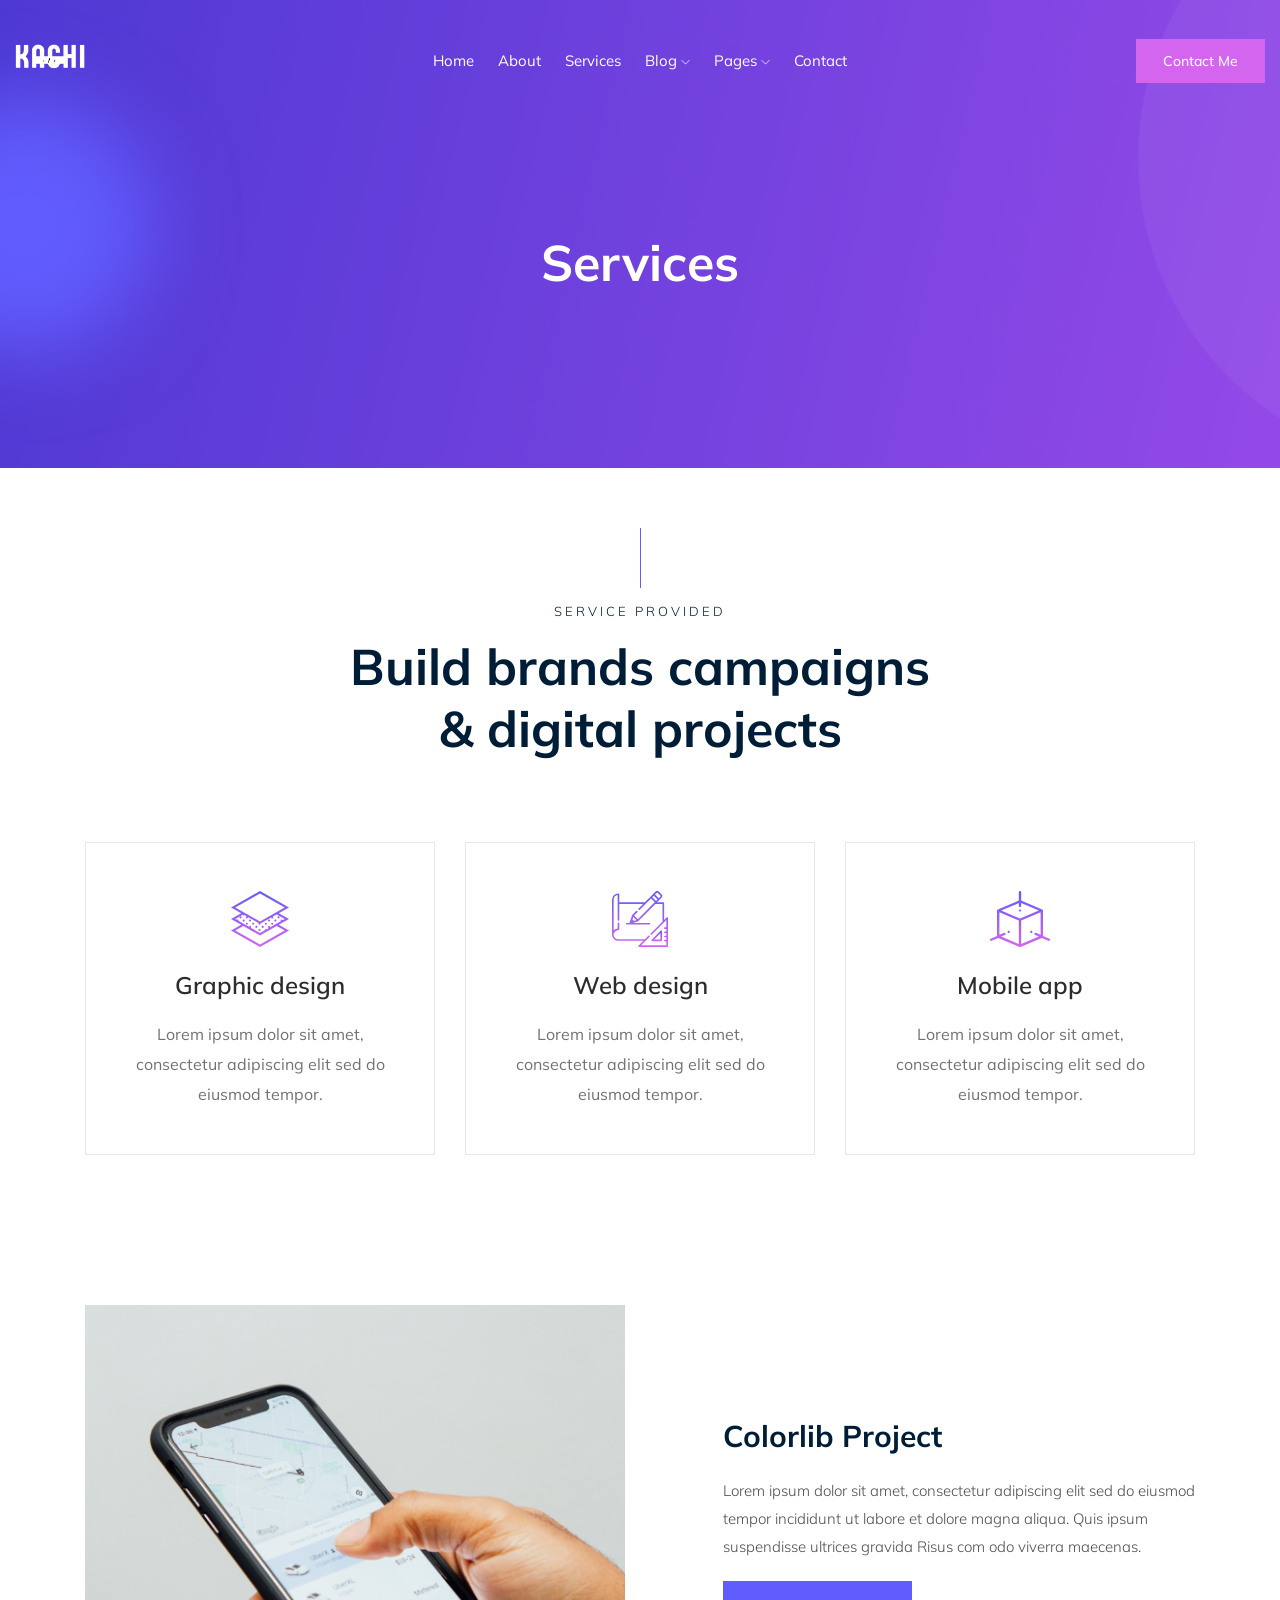
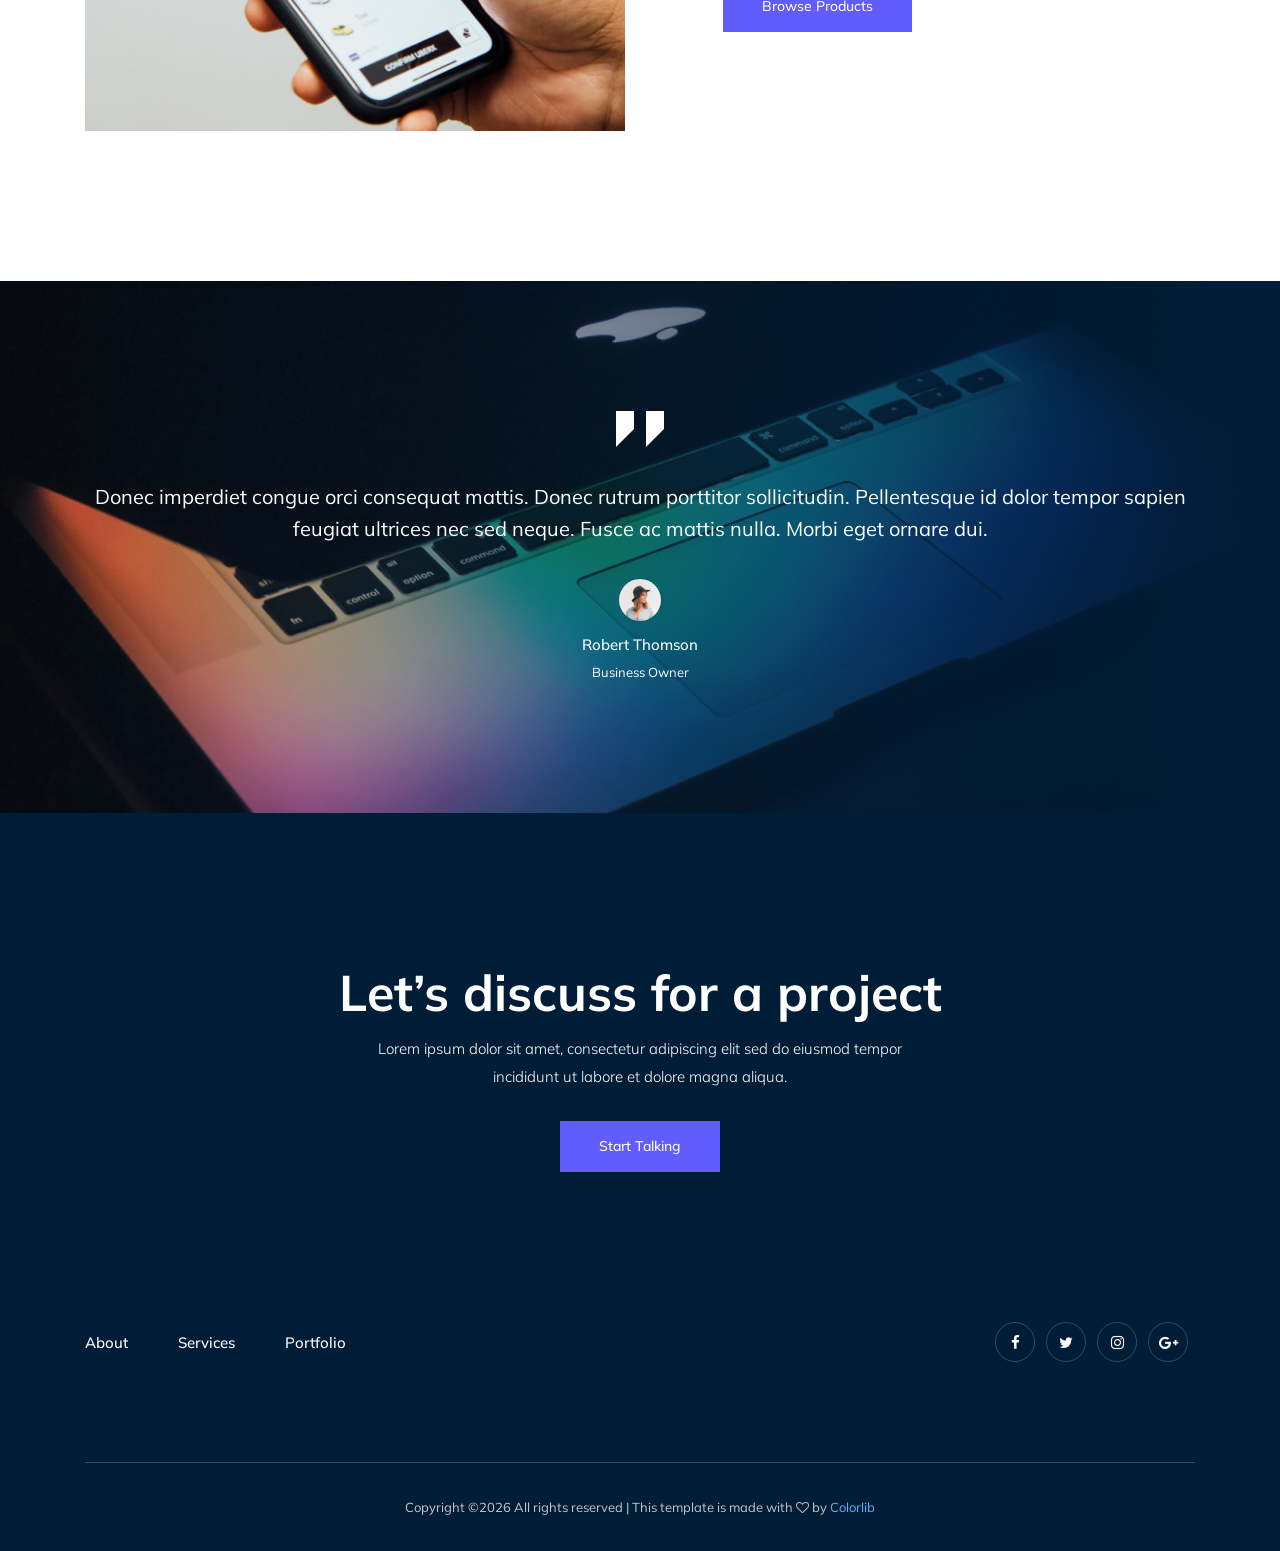
<file: services.html>
<!doctype html>
<html class="no-js" lang="zxx">

<head>
    <meta charset="utf-8">
    <meta http-equiv="x-ua-compatible" content="ie=edge">
    <title>Melan</title>
    <meta name="description" content="">
    <meta name="viewport" content="width=device-width, initial-scale=1">

    <!-- <link rel="manifest" href="site.webmanifest"> -->
    <!-- Place favicon.ico in the root directory -->

    <!-- CSS here -->
    <link rel="stylesheet" href="css/bootstrap.min.css">
    <link rel="stylesheet" href="css/owl.carousel.min.css">
    <link rel="stylesheet" href="css/magnific-popup.css">
    <link rel="stylesheet" href="css/font-awesome.min.css">
    <link rel="stylesheet" href="css/themify-icons.css">
    <link rel="stylesheet" href="css/nice-select.css">
    <link rel="stylesheet" href="css/flaticon.css">
    <link rel="stylesheet" href="css/gijgo.css">
    <link rel="stylesheet" href="css/animate.min.css">
    <link rel="stylesheet" href="css/slick.css">
    <link rel="stylesheet" href="css/slicknav.css">
    <link rel="stylesheet" href="css/style.css">
    <!-- <link rel="stylesheet" href="css/responsive.css"> -->
</head>

<body>
    <!--[if lte IE 9]>
            <p class="browserupgrade">You are using an <strong>outdated</strong> browser. Please <a href="https://browsehappy.com/">upgrade your browser</a> to improve your experience and security.</p>
        <![endif]-->

    <!-- header-start -->
    <header>
        <div class="header-area ">
            <div id="sticky-header" class="main-header-area">
                <div class="container-fluid">
                    <div class="row align-items-center">
                        <div class="col-xl-3 col-lg-2">
                            <div class="logo">
                                <a href="index.html">
                                    <img src="img/KACHI.png" height="70px" width="70px" alt="Kachi">                                </a>
                            </div>
                        </div>
                        <div class="col-xl-6 col-lg-7">
                            <div class="main-menu  d-none d-lg-block">
                                <nav>
                                    <ul id="navigation">
                                        <li><a class="active" href="index.html">home</a></li>
                                        <li><a href="about.html">About</a></li>
                                        <li><a href="services.html">Services</a></li>
                                        <li><a href="#">blog <i class="ti-angle-down"></i></a>
                                            <ul class="submenu">
                                                <li><a href="blog.html">blog</a></li>
                                                <li><a href="single-blog.html">single-blog</a></li>
                                            </ul>
                                        </li>
                                        <li><a href="#">pages <i class="ti-angle-down"></i></a>
                                            <ul class="submenu">
                                                <li><a href="portfolio.html">Portfolio</a></li>
                                                 <li><a href="elements.html">elements</a></li>
                                            </ul>
                                        </li>
                                        <li><a href="contact.html">Contact</a></li>
                                    </ul>
                                </nav>
                            </div>
                        </div>
                        <div class="col-xl-3 col-lg-3 d-none d-lg-block">
                            <div class="Appointment">
                                <div class="book_btn d-none d-lg-block">
                                    <a  href="#">Contact Me</a>
                                </div>
                            </div>
                        </div>
                        <div class="col-12">
                            <div class="mobile_menu d-block d-lg-none"></div>
                        </div>
                    </div>

                </div>
            </div>
        </div>
    </header>
    <!-- header-end -->

    <!-- bradcam_area  -->
    <div class="bradcam_area bradcam_bg_1">
        <div class="container">
            <div class="row">
                <div class="col-xl-12">
                    <div class="bradcam_text text-center">
                        <h3>Services</h3>
                    </div>
                </div>
            </div>
        </div>
    </div>
    <!-- /bradcam_area  -->
    <!-- service_area  -->
    <div class="service_area">
        <div class="container">
            <div class="row">
                <div class="col-xl-12">
                    <div class="section_title text-center mb-65">
                        <span>Service Provided</span>
                        <h3>Build brands campaigns  <br>
                                & digital projects</h3>
                    </div>
                </div>
            </div>
            <div class="row">
                <div class="col-xl-4 col-md-4">
                    <div class="single_service text-center">
                        <div class="icon">
                            <img src="img/svg_icon/1.svg" alt="">
                        </div>
                        <h3>Graphic design</h3>
                        <p>Lorem ipsum dolor sit amet, consectetur adipiscing elit sed do eiusmod tempor.</p>
                    </div>
                </div>
                <div class="col-xl-4 col-md-4">
                    <div class="single_service text-center">
                        <div class="icon">
                            <img src="img/svg_icon/2.svg" alt="">
                        </div>
                        <h3>Web design</h3>
                        <p>Lorem ipsum dolor sit amet, consectetur adipiscing elit sed do eiusmod tempor.</p>
                    </div>
                </div>
                <div class="col-xl-4 col-md-4">
                    <div class="single_service text-center">
                        <div class="icon">
                            <img src="img/svg_icon/3.svg" alt="">
                        </div>
                        <h3>Mobile app</h3>
                        <p>Lorem ipsum dolor sit amet, consectetur adipiscing elit sed do eiusmod tempor.</p>
                    </div>
                </div>
            </div>
        </div>
    </div>
    <!--/ service_area  -->

    <div class="project_area">
        <div class="container">
            <div class="row align-items-center">
                <div class="col-xl-6">
                    <div class="projects_thumb">
                        <img src="img/about/projects.png" alt="">
                    </div>
                </div>
                <div class="col-xl-6">
                    <div class="projects_info">
                        <h3>Colorlib Project</h3>
                        <p>Lorem ipsum dolor sit amet, consectetur adipiscing elit sed do eiusmod tempor incididunt ut labore et dolore magna aliqua. Quis ipsum suspendisse ultrices gravida Risus com odo viverra maecenas.</p>
                        <a href="#" class="boxed-btn3">Browse Products</a>
                    </div>
                </div>
            </div>
        </div>
    </div>

    <!-- testimonial_area  -->
    <div class="testimonial_area ">
            <div class="container">
                <div class="row">
                    <div class="col-xl-12">
                        <div class="testmonial_active owl-carousel">
                            <div class="single_carousel">
                                    <div class="single_testmonial text-center">
                                            <div class="quote">
                                                <img src="img/testmonial/quote.svg" alt="">
                                            </div>
                                            <p>Donec imperdiet congue orci consequat mattis. Donec rutrum porttitor <br> 
                                                    sollicitudin. Pellentesque id dolor tempor sapien feugiat ultrices nec sed neque.  <br>
                                                    Fusce ac mattis nulla. Morbi eget ornare dui. </p>
                                            <div class="testmonial_author">
                                                <div class="thumb">
                                                        <img src="img/testmonial/thumb.png" alt="">
                                                </div>
                                                <h3>Robert Thomson</h3>
                                                <span>Business Owner</span>
                                            </div>
                                        </div>
                            </div>
                            <div class="single_carousel">
                                    <div class="single_testmonial text-center">
                                            <div class="quote">
                                                <img src="img/testmonial/quote.svg" alt="">
                                            </div>
                                            <p>Donec imperdiet congue orci consequat mattis. Donec rutrum porttitor <br> 
                                                    sollicitudin. Pellentesque id dolor tempor sapien feugiat ultrices nec sed neque.  <br>
                                                    Fusce ac mattis nulla. Morbi eget ornare dui. </p>
                                            <div class="testmonial_author">
                                                <div class="thumb">
                                                        <img src="img/testmonial/thumb.png" alt="">
                                                </div>
                                                <h3>Robert Thomson</h3>
                                                <span>Business Owner</span>
                                            </div>
                                        </div>
                            </div>
                            <div class="single_carousel">
                                    <div class="single_testmonial text-center">
                                            <div class="quote">
                                                <img src="img/testmonial/quote.svg" alt="">
                                            </div>
                                            <p>Donec imperdiet congue orci consequat mattis. Donec rutrum porttitor <br> 
                                                    sollicitudin. Pellentesque id dolor tempor sapien feugiat ultrices nec sed neque.  <br>
                                                    Fusce ac mattis nulla. Morbi eget ornare dui. </p>
                                            <div class="testmonial_author">
                                                <div class="thumb">
                                                        <img src="img/testmonial/thumb.png" alt="">
                                                </div>
                                                <h3>Robert Thomson</h3>
                                                <span>Business Owner</span>
                                            </div>
                                        </div>
                            </div>
                        </div>
                    </div>
                </div>
            </div>
        </div>
        <!-- /testimonial_area  -->
    
    <div class="discuss_projects">
        <div class="container">
            <div class="row">
                <div class="col-xl-12">
                    <div class="project_text text-center">
                        <h3>Let’s discuss for a project</h3>
                        <p>Lorem ipsum dolor sit amet, consectetur adipiscing elit sed do eiusmod tempor <br> incididunt ut labore et dolore magna aliqua.</p>
                        <a class="boxed-btn3" href="#">Start Talking</a>
                    </div>
                </div>
            </div>
        </div>
    </div>

    <!-- footer start -->
    <footer class="footer">
        <div class="footer_top">
            <div class="container">
                <div class="row align-items-center">
                    <div class="col-xl-6 col-md-6">
                        <div class="menu_links">
                            <ul>
                                <li><a href="#">About</a></li>
                                <li><a href="#">Services</a></li>
                                <li><a href="#">Portfolio</a></li>
                            </ul>
                        </div>
                    </div>
                    <div class="col-xl-6 col-md-6">
                        <div class="socail_links">
                            <ul>
                                <li><a href="#"> <i class="fa fa-facebook"></i> </a></li>
                                <li><a href="#"> <i class="fa fa-twitter"></i> </a></li>
                                <li><a href="#"> <i class="fa fa-instagram"></i> </a></li>
                                <li><a href="#"> <i class="fa fa-google-plus"></i> </a></li>
                            </ul>
                        </div>
                    </div>
                </div>
            </div>
        </div>
        <div class="copy-right_text">
            <div class="container">
                <div class="footer_border"></div>
                <div class="row">
                    <div class="col-xl-12">
                        <p class="copy_right text-center">
                            <!-- Link back to Colorlib can't be removed. Template is licensed under CC BY 3.0. -->
Copyright &copy;<script>document.write(new Date().getFullYear());</script> All rights reserved | This template is made with <i class="fa fa-heart-o" aria-hidden="true"></i> by <a href="https://colorlib.com" target="_blank">Colorlib</a>
<!-- Link back to Colorlib can't be removed. Template is licensed under CC BY 3.0. -->
                        </p>
                    </div>
                </div>
            </div>
        </div>
    </footer>
    <!--/ footer end  -->

    <!-- JS here -->
    <script src="js/vendor/modernizr-3.5.0.min.js"></script>
    <script src="js/vendor/jquery-1.12.4.min.js"></script>
    <script src="js/popper.min.js"></script>
    <script src="js/bootstrap.min.js"></script>
    <script src="js/owl.carousel.min.js"></script>
    <script src="js/isotope.pkgd.min.js"></script>
    <script src="js/ajax-form.js"></script>
    <script src="js/waypoints.min.js"></script>
    <script src="js/jquery.counterup.min.js"></script>
    <script src="js/imagesloaded.pkgd.min.js"></script>
    <script src="js/scrollIt.js"></script>
    <script src="js/jquery.scrollUp.min.js"></script>
    <script src="js/wow.min.js"></script>
    <script src="js/nice-select.min.js"></script>
    <script src="js/jquery.slicknav.min.js"></script>
    <script src="js/jquery.magnific-popup.min.js"></script>
    <script src="js/plugins.js"></script>
    <script src="js/gijgo.min.js"></script>

    <!--contact js-->
    <script src="js/contact.js"></script>
    <script src="js/jquery.ajaxchimp.min.js"></script>
    <script src="js/jquery.form.js"></script>
    <script src="js/jquery.validate.min.js"></script>
    <script src="js/mail-script.js"></script>

    <script src="js/main.js"></script>
</body>

</html>
</file>
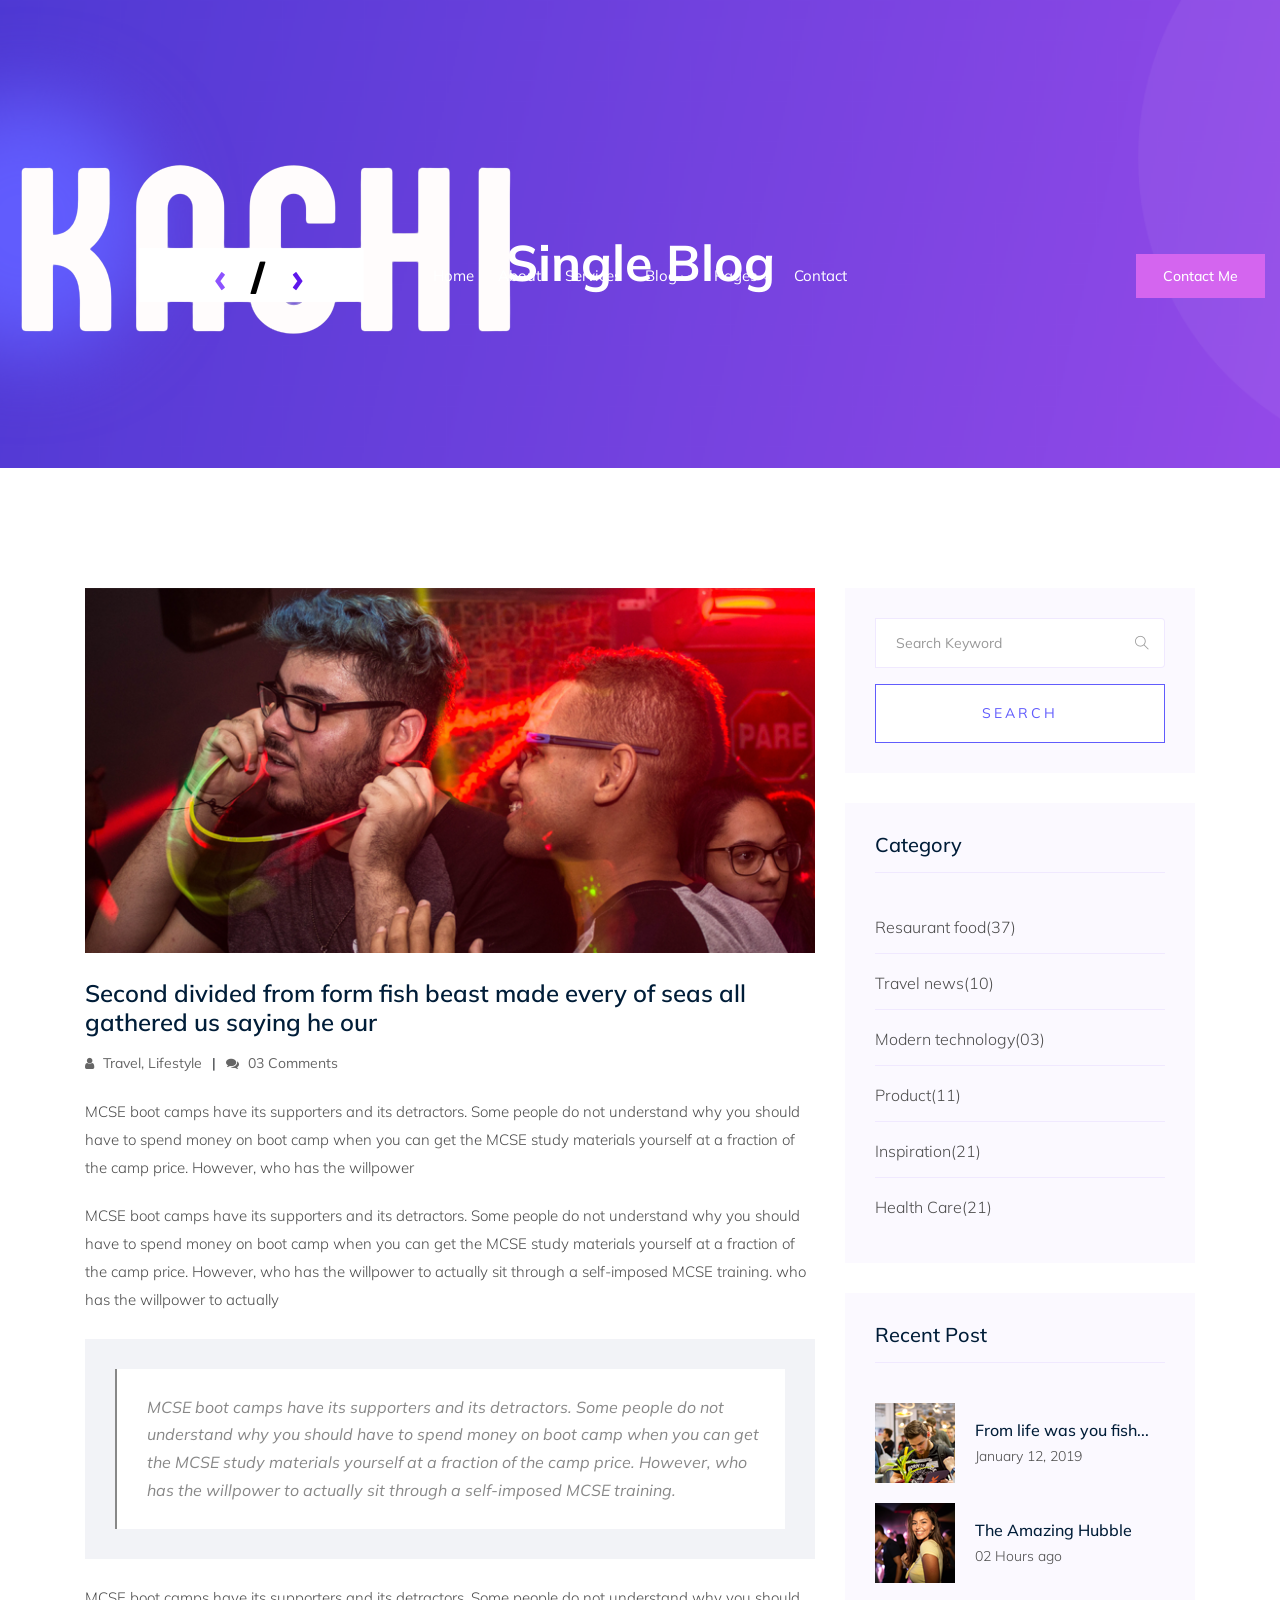
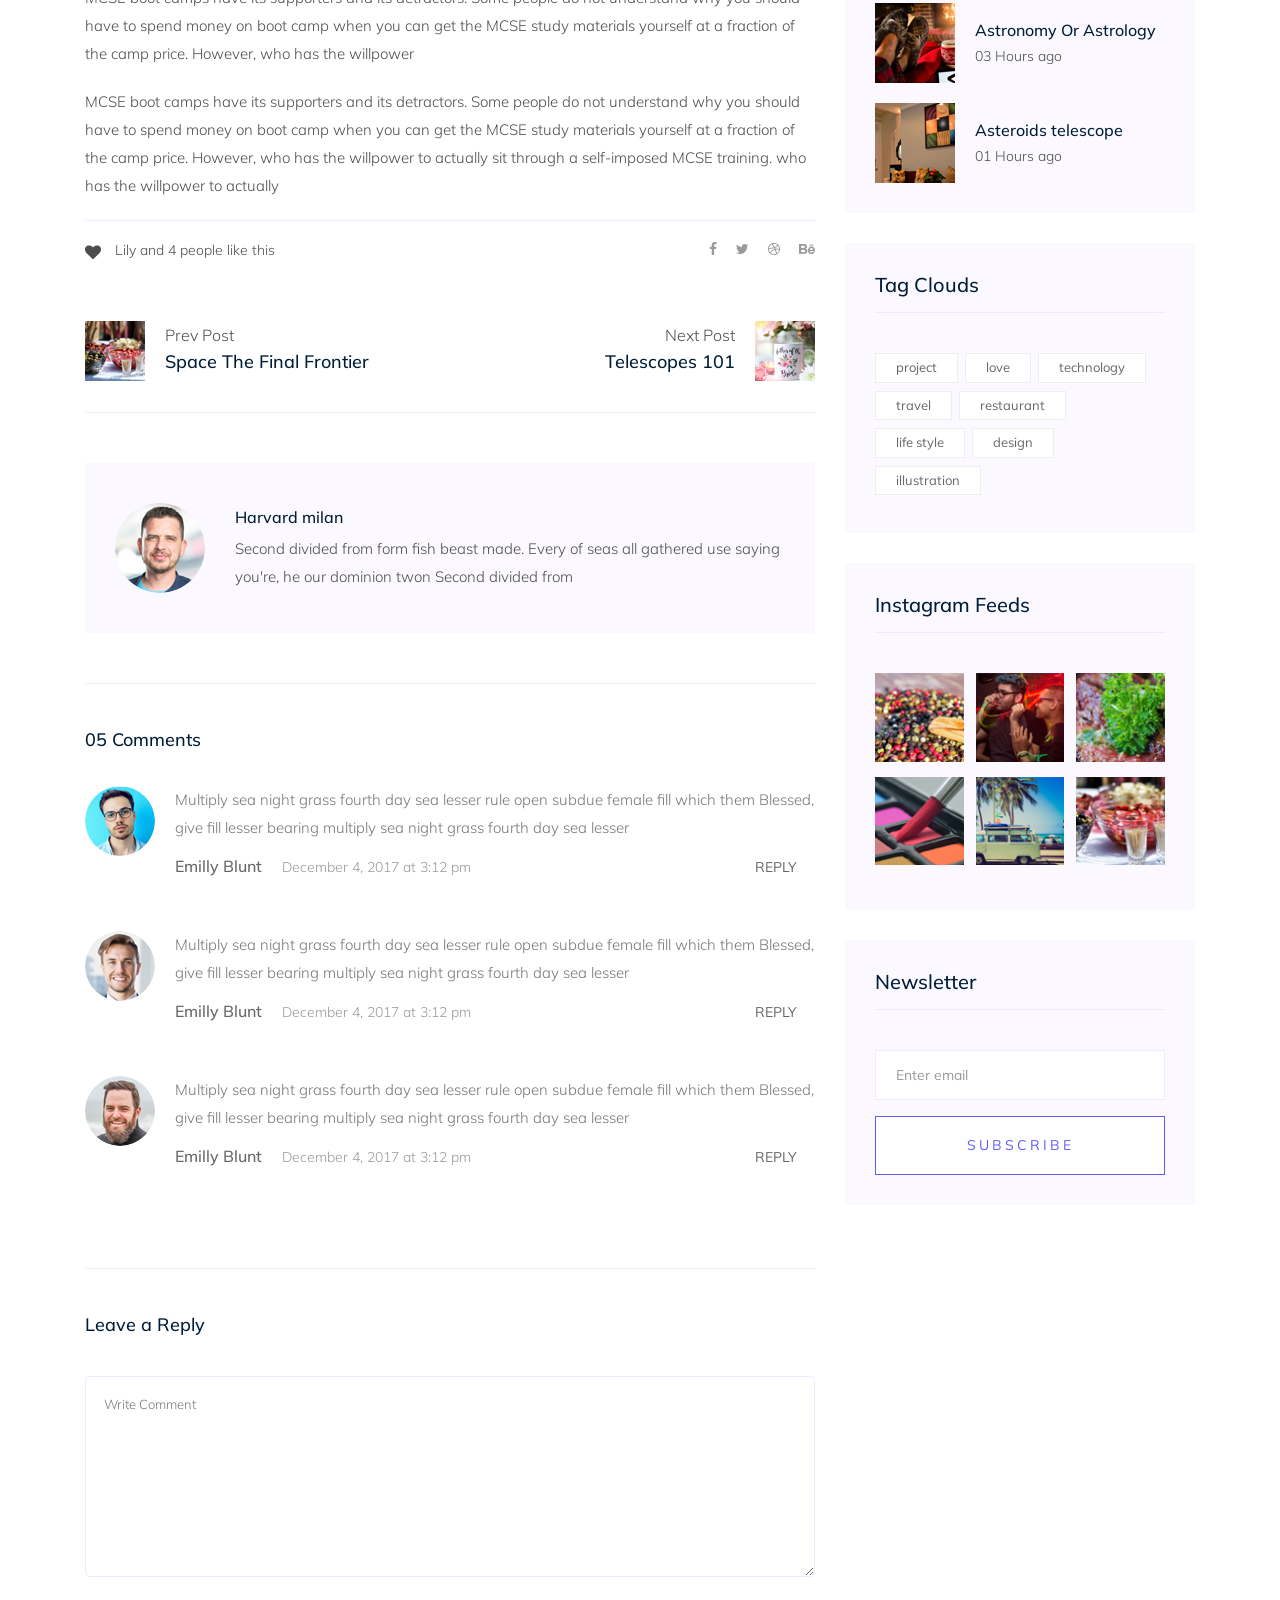
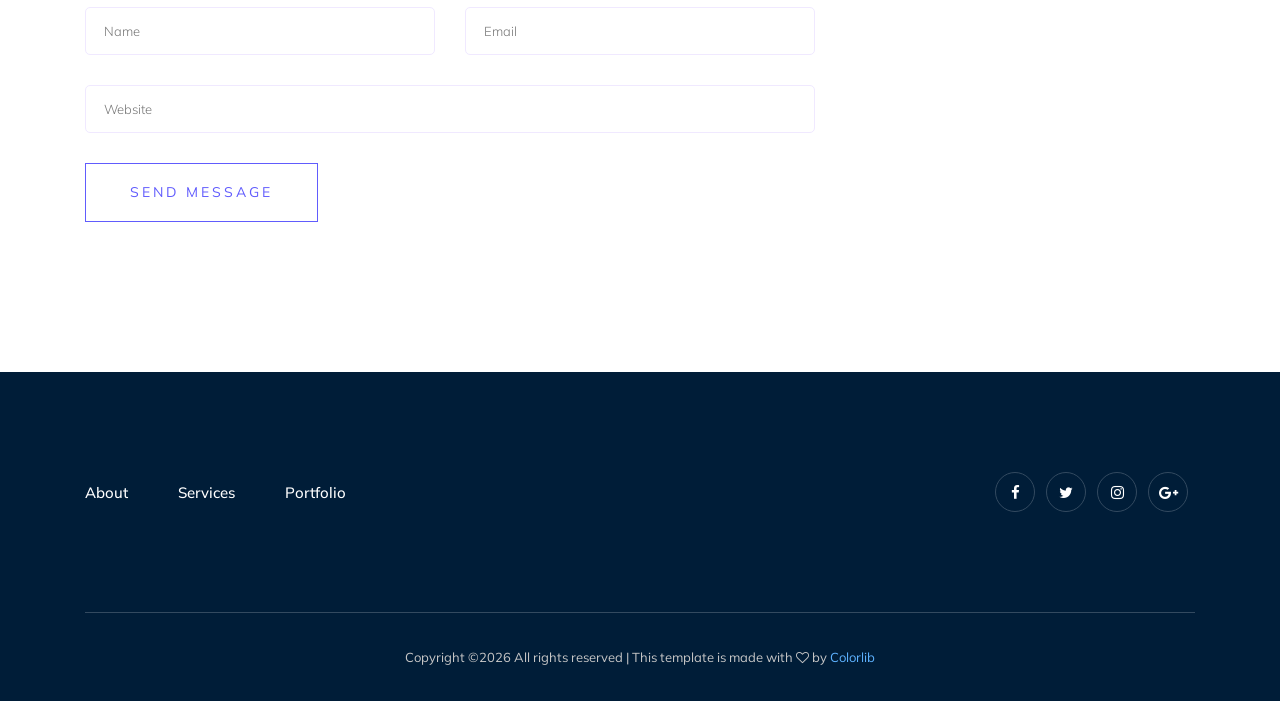
<file: single-blog.html>
<!doctype html>
<html class="no-js" lang="zxx">

<head>
   <meta charset="utf-8">
   <meta http-equiv="x-ua-compatible" content="ie=edge">
   <title>Melan</title>
   <meta name="description" content="">
   <meta name="viewport" content="width=device-width, initial-scale=1">

   <!-- <link rel="manifest" href="site.webmanifest"> -->
   <!-- Place favicon.ico in the root directory -->

   <!-- CSS here -->
   <link rel="stylesheet" href="css/bootstrap.min.css">
   <link rel="stylesheet" href="css/owl.carousel.min.css">
   <link rel="stylesheet" href="css/magnific-popup.css">
   <link rel="stylesheet" href="css/font-awesome.min.css">
   <link rel="stylesheet" href="css/themify-icons.css">
   <link rel="stylesheet" href="css/nice-select.css">
   <link rel="stylesheet" href="css/flaticon.css">
   <link rel="stylesheet" href="css/gijgo.css">
   <link rel="stylesheet" href="css/animate.min.css">
   <link rel="stylesheet" href="css/slicknav.css">
   <link rel="stylesheet" href="css/style.css">
   <!-- <link rel="stylesheet" href="css/responsive.css"> -->
</head>

<body>
   <!--[if lte IE 9]>
            <p class="browserupgrade">You are using an <strong>outdated</strong> browser. Please <a href="https://browsehappy.com/">upgrade your browser</a> to improve your experience and security.</p>
        <![endif]-->
    <!-- header-start -->
    <header>
         <div class="header-area ">
             <div id="sticky-header" class="main-header-area">
                 <div class="container-fluid">
                     <div class="row align-items-center">
                         <div class="col-xl-3 col-lg-2">
                             <div class="logo">
                                 <a href="index.html">
                                     <img src="img/KACHI.png" alt="">
                                 </a>
                             </div>
                         </div>
                         <div class="col-xl-6 col-lg-7">
                             <div class="main-menu  d-none d-lg-block">
                                 <nav>
                                     <ul id="navigation">
                                         <li><a class="active" href="index.html">home</a></li>
                                         <li><a href="about.html">About</a></li>
                                         <li><a href="services.html">Services</a></li>
                                         <li><a href="#">blog <i class="ti-angle-down"></i></a>
                                             <ul class="submenu">
                                                 <li><a href="blog.html">blog</a></li>
                                                 <li><a href="single-blog.html">single-blog</a></li>
                                             </ul>
                                         </li>
                                         <li><a href="#">pages <i class="ti-angle-down"></i></a>
                                             <ul class="submenu">
                                                  <li><a href="elements.html">elements</a></li>
                                             </ul>
                                         </li>
                                         <li><a href="contact.html">Contact</a></li>
                                     </ul>
                                 </nav>
                             </div>
                         </div>
                         <div class="col-xl-3 col-lg-3 d-none d-lg-block">
                             <div class="Appointment">
                                 <div class="book_btn d-none d-lg-block">
                                     <a  href="#">Contact Me</a>
                                 </div>
                             </div>
                         </div>
                         <div class="col-12">
                             <div class="mobile_menu d-block d-lg-none"></div>
                         </div>
                     </div>
 
                 </div>
             </div>
         </div>
     </header>
     <!-- header-end -->
 
     <!-- bradcam_area  -->
     <div class="bradcam_area bradcam_bg_1">
         <div class="container">
             <div class="row">
                 <div class="col-xl-12">
                     <div class="bradcam_text text-center">
                         <h3>Single Blog</h3>
                     </div>
                 </div>
             </div>
         </div>
     </div>
     <!-- /bradcam_area  -->

   <!--================Blog Area =================-->
   <section class="blog_area single-post-area section-padding">
      <div class="container">
         <div class="row">
            <div class="col-lg-8 posts-list">
               <div class="single-post">
                  <div class="feature-img">
                     <img class="img-fluid" src="img/blog/single_blog_1.png" alt="">
                  </div>
                  <div class="blog_details">
                     <h2>Second divided from form fish beast made every of seas
                        all gathered us saying he our
                     </h2>
                     <ul class="blog-info-link mt-3 mb-4">
                        <li><a href="#"><i class="fa fa-user"></i> Travel, Lifestyle</a></li>
                        <li><a href="#"><i class="fa fa-comments"></i> 03 Comments</a></li>
                     </ul>
                     <p class="excert">
                        MCSE boot camps have its supporters and its detractors. Some people do not understand why you
                        should have to spend money on boot camp when you can get the MCSE study materials yourself at a
                        fraction of the camp price. However, who has the willpower
                     </p>
                     <p>
                        MCSE boot camps have its supporters and its detractors. Some people do not understand why you
                        should have to spend money on boot camp when you can get the MCSE study materials yourself at a
                        fraction of the camp price. However, who has the willpower to actually sit through a
                        self-imposed MCSE training. who has the willpower to actually
                     </p>
                     <div class="quote-wrapper">
                        <div class="quotes">
                           MCSE boot camps have its supporters and its detractors. Some people do not understand why you
                           should have to spend money on boot camp when you can get the MCSE study materials yourself at
                           a fraction of the camp price. However, who has the willpower to actually sit through a
                           self-imposed MCSE training.
                        </div>
                     </div>
                     <p>
                        MCSE boot camps have its supporters and its detractors. Some people do not understand why you
                        should have to spend money on boot camp when you can get the MCSE study materials yourself at a
                        fraction of the camp price. However, who has the willpower
                     </p>
                     <p>
                        MCSE boot camps have its supporters and its detractors. Some people do not understand why you
                        should have to spend money on boot camp when you can get the MCSE study materials yourself at a
                        fraction of the camp price. However, who has the willpower to actually sit through a
                        self-imposed MCSE training. who has the willpower to actually
                     </p>
                  </div>
               </div>
               <div class="navigation-top">
                  <div class="d-sm-flex justify-content-between text-center">
                     <p class="like-info"><span class="align-middle"><i class="fa fa-heart"></i></span> Lily and 4
                        people like this</p>
                     <div class="col-sm-4 text-center my-2 my-sm-0">
                        <!-- <p class="comment-count"><span class="align-middle"><i class="fa fa-comment"></i></span> 06 Comments</p> -->
                     </div>
                     <ul class="social-icons">
                        <li><a href="#"><i class="fa fa-facebook-f"></i></a></li>
                        <li><a href="#"><i class="fa fa-twitter"></i></a></li>
                        <li><a href="#"><i class="fa fa-dribbble"></i></a></li>
                        <li><a href="#"><i class="fa fa-behance"></i></a></li>
                     </ul>
                  </div>
                  <div class="navigation-area">
                     <div class="row">
                        <div
                           class="col-lg-6 col-md-6 col-12 nav-left flex-row d-flex justify-content-start align-items-center">
                           <div class="thumb">
                              <a href="#">
                                 <img class="img-fluid" src="img/post/preview.png" alt="">
                              </a>
                           </div>
                           <div class="arrow">
                              <a href="#">
                                 <span class="lnr text-white ti-arrow-left"></span>
                              </a>
                           </div>
                           <div class="detials">
                              <p>Prev Post</p>
                              <a href="#">
                                 <h4>Space The Final Frontier</h4>
                              </a>
                           </div>
                        </div>
                        <div
                           class="col-lg-6 col-md-6 col-12 nav-right flex-row d-flex justify-content-end align-items-center">
                           <div class="detials">
                              <p>Next Post</p>
                              <a href="#">
                                 <h4>Telescopes 101</h4>
                              </a>
                           </div>
                           <div class="arrow">
                              <a href="#">
                                 <span class="lnr text-white ti-arrow-right"></span>
                              </a>
                           </div>
                           <div class="thumb">
                              <a href="#">
                                 <img class="img-fluid" src="img/post/next.png" alt="">
                              </a>
                           </div>
                        </div>
                     </div>
                  </div>
               </div>
               <div class="blog-author">
                  <div class="media align-items-center">
                     <img src="img/blog/author.png" alt="">
                     <div class="media-body">
                        <a href="#">
                           <h4>Harvard milan</h4>
                        </a>
                        <p>Second divided from form fish beast made. Every of seas all gathered use saying you're, he
                           our dominion twon Second divided from</p>
                     </div>
                  </div>
               </div>
               <div class="comments-area">
                  <h4>05 Comments</h4>
                  <div class="comment-list">
                     <div class="single-comment justify-content-between d-flex">
                        <div class="user justify-content-between d-flex">
                           <div class="thumb">
                              <img src="img/comment/comment_1.png" alt="">
                           </div>
                           <div class="desc">
                              <p class="comment">
                                 Multiply sea night grass fourth day sea lesser rule open subdue female fill which them
                                 Blessed, give fill lesser bearing multiply sea night grass fourth day sea lesser
                              </p>
                              <div class="d-flex justify-content-between">
                                 <div class="d-flex align-items-center">
                                    <h5>
                                       <a href="#">Emilly Blunt</a>
                                    </h5>
                                    <p class="date">December 4, 2017 at 3:12 pm </p>
                                 </div>
                                 <div class="reply-btn">
                                    <a href="#" class="btn-reply text-uppercase">reply</a>
                                 </div>
                              </div>
                           </div>
                        </div>
                     </div>
                  </div>
                  <div class="comment-list">
                     <div class="single-comment justify-content-between d-flex">
                        <div class="user justify-content-between d-flex">
                           <div class="thumb">
                              <img src="img/comment/comment_2.png" alt="">
                           </div>
                           <div class="desc">
                              <p class="comment">
                                 Multiply sea night grass fourth day sea lesser rule open subdue female fill which them
                                 Blessed, give fill lesser bearing multiply sea night grass fourth day sea lesser
                              </p>
                              <div class="d-flex justify-content-between">
                                 <div class="d-flex align-items-center">
                                    <h5>
                                       <a href="#">Emilly Blunt</a>
                                    </h5>
                                    <p class="date">December 4, 2017 at 3:12 pm </p>
                                 </div>
                                 <div class="reply-btn">
                                    <a href="#" class="btn-reply text-uppercase">reply</a>
                                 </div>
                              </div>
                           </div>
                        </div>
                     </div>
                  </div>
                  <div class="comment-list">
                     <div class="single-comment justify-content-between d-flex">
                        <div class="user justify-content-between d-flex">
                           <div class="thumb">
                              <img src="img/comment/comment_3.png" alt="">
                           </div>
                           <div class="desc">
                              <p class="comment">
                                 Multiply sea night grass fourth day sea lesser rule open subdue female fill which them
                                 Blessed, give fill lesser bearing multiply sea night grass fourth day sea lesser
                              </p>
                              <div class="d-flex justify-content-between">
                                 <div class="d-flex align-items-center">
                                    <h5>
                                       <a href="#">Emilly Blunt</a>
                                    </h5>
                                    <p class="date">December 4, 2017 at 3:12 pm </p>
                                 </div>
                                 <div class="reply-btn">
                                    <a href="#" class="btn-reply text-uppercase">reply</a>
                                 </div>
                              </div>
                           </div>
                        </div>
                     </div>
                  </div>
               </div>
               <div class="comment-form">
                  <h4>Leave a Reply</h4>
                  <form class="form-contact comment_form" action="#" id="commentForm">
                     <div class="row">
                        <div class="col-12">
                           <div class="form-group">
                              <textarea class="form-control w-100" name="comment" id="comment" cols="30" rows="9"
                                 placeholder="Write Comment"></textarea>
                           </div>
                        </div>
                        <div class="col-sm-6">
                           <div class="form-group">
                              <input class="form-control" name="name" id="name" type="text" placeholder="Name">
                           </div>
                        </div>
                        <div class="col-sm-6">
                           <div class="form-group">
                              <input class="form-control" name="email" id="email" type="email" placeholder="Email">
                           </div>
                        </div>
                        <div class="col-12">
                           <div class="form-group">
                              <input class="form-control" name="website" id="website" type="text" placeholder="Website">
                           </div>
                        </div>
                     </div>
                     <div class="form-group">
                        <button type="submit" class="button button-contactForm btn_1 boxed-btn">Send Message</button>
                     </div>
                  </form>
               </div>
            </div>
            <div class="col-lg-4">
               <div class="blog_right_sidebar">
                  <aside class="single_sidebar_widget search_widget">
                     <form action="#">
                        <div class="form-group">
                           <div class="input-group mb-3">
                              <input type="text" class="form-control" placeholder='Search Keyword'
                                 onfocus="this.placeholder = ''" onblur="this.placeholder = 'Search Keyword'">
                              <div class="input-group-append">
                                 <button class="btn" type="button"><i class="ti-search"></i></button>
                              </div>
                           </div>
                        </div>
                        <button class="button rounded-0 primary-bg text-white w-100 btn_1 boxed-btn"
                           type="submit">Search</button>
                     </form>
                  </aside>
                  <aside class="single_sidebar_widget post_category_widget">
                     <h4 class="widget_title">Category</h4>
                     <ul class="list cat-list">
                        <li>
                           <a href="#" class="d-flex">
                              <p>Resaurant food</p>
                              <p>(37)</p>
                           </a>
                        </li>
                        <li>
                           <a href="#" class="d-flex">
                              <p>Travel news</p>
                              <p>(10)</p>
                           </a>
                        </li>
                        <li>
                           <a href="#" class="d-flex">
                              <p>Modern technology</p>
                              <p>(03)</p>
                           </a>
                        </li>
                        <li>
                           <a href="#" class="d-flex">
                              <p>Product</p>
                              <p>(11)</p>
                           </a>
                        </li>
                        <li>
                           <a href="#" class="d-flex">
                              <p>Inspiration</p>
                              <p>(21)</p>
                           </a>
                        </li>
                        <li>
                           <a href="#" class="d-flex">
                              <p>Health Care</p>
                              <p>(21)</p>
                           </a>
                        </li>
                     </ul>
                  </aside>
                  <aside class="single_sidebar_widget popular_post_widget">
                     <h3 class="widget_title">Recent Post</h3>
                     <div class="media post_item">
                        <img src="img/post/post_1.png" alt="post">
                        <div class="media-body">
                           <a href="single-blog.html">
                              <h3>From life was you fish...</h3>
                           </a>
                           <p>January 12, 2019</p>
                        </div>
                     </div>
                     <div class="media post_item">
                        <img src="img/post/post_2.png" alt="post">
                        <div class="media-body">
                           <a href="single-blog.html">
                              <h3>The Amazing Hubble</h3>
                           </a>
                           <p>02 Hours ago</p>
                        </div>
                     </div>
                     <div class="media post_item">
                        <img src="img/post/post_3.png" alt="post">
                        <div class="media-body">
                           <a href="single-blog.html">
                              <h3>Astronomy Or Astrology</h3>
                           </a>
                           <p>03 Hours ago</p>
                        </div>
                     </div>
                     <div class="media post_item">
                        <img src="img/post/post_4.png" alt="post">
                        <div class="media-body">
                           <a href="single-blog.html">
                              <h3>Asteroids telescope</h3>
                           </a>
                           <p>01 Hours ago</p>
                        </div>
                     </div>
                  </aside>
                  <aside class="single_sidebar_widget tag_cloud_widget">
                     <h4 class="widget_title">Tag Clouds</h4>
                     <ul class="list">
                        <li>
                           <a href="#">project</a>
                        </li>
                        <li>
                           <a href="#">love</a>
                        </li>
                        <li>
                           <a href="#">technology</a>
                        </li>
                        <li>
                           <a href="#">travel</a>
                        </li>
                        <li>
                           <a href="#">restaurant</a>
                        </li>
                        <li>
                           <a href="#">life style</a>
                        </li>
                        <li>
                           <a href="#">design</a>
                        </li>
                        <li>
                           <a href="#">illustration</a>
                        </li>
                     </ul>
                  </aside>
                  <aside class="single_sidebar_widget instagram_feeds">
                     <h4 class="widget_title">Instagram Feeds</h4>
                     <ul class="instagram_row flex-wrap">
                        <li>
                           <a href="#">
                              <img class="img-fluid" src="img/post/post_5.png" alt="">
                           </a>
                        </li>
                        <li>
                           <a href="#">
                              <img class="img-fluid" src="img/post/post_6.png" alt="">
                           </a>
                        </li>
                        <li>
                           <a href="#">
                              <img class="img-fluid" src="img/post/post_7.png" alt="">
                           </a>
                        </li>
                        <li>
                           <a href="#">
                              <img class="img-fluid" src="img/post/post_8.png" alt="">
                           </a>
                        </li>
                        <li>
                           <a href="#">
                              <img class="img-fluid" src="img/post/post_9.png" alt="">
                           </a>
                        </li>
                        <li>
                           <a href="#">
                              <img class="img-fluid" src="img/post/post_10.png" alt="">
                           </a>
                        </li>
                     </ul>
                  </aside>
                  <aside class="single_sidebar_widget newsletter_widget">
                     <h4 class="widget_title">Newsletter</h4>
                     <form action="#">
                        <div class="form-group">
                           <input type="email" class="form-control" onfocus="this.placeholder = ''"
                              onblur="this.placeholder = 'Enter email'" placeholder='Enter email' required>
                        </div>
                        <button class="button rounded-0 primary-bg text-white w-100 btn_1 boxed-btn"
                           type="submit">Subscribe</button>
                     </form>
                  </aside>
               </div>
            </div>
         </div>
      </div>
   </section>
   <!--================ Blog Area end =================-->

 
     <!-- footer start -->
     <footer class="footer">
         <div class="footer_top">
             <div class="container">
                 <div class="row align-items-center">
                     <div class="col-xl-6 col-md-6">
                         <div class="menu_links">
                             <ul>
                                 <li><a href="#">About</a></li>
                                 <li><a href="#">Services</a></li>
                                 <li><a href="#">Portfolio</a></li>
                             </ul>
                         </div>
                     </div>
                     <div class="col-xl-6 col-md-6">
                         <div class="socail_links">
                             <ul>
                                 <li><a href="#"> <i class="fa fa-facebook"></i> </a></li>
                                 <li><a href="#"> <i class="fa fa-twitter"></i> </a></li>
                                 <li><a href="#"> <i class="fa fa-instagram"></i> </a></li>
                                 <li><a href="#"> <i class="fa fa-google-plus"></i> </a></li>
                             </ul>
                         </div>
                     </div>
                 </div>
             </div>
         </div>
         <div class="copy-right_text">
             <div class="container">
                 <div class="footer_border"></div>
                 <div class="row">
                     <div class="col-xl-12">
                         <p class="copy_right text-center">
                             <!-- Link back to Colorlib can't be removed. Template is licensed under CC BY 3.0. -->
Copyright &copy;<script>document.write(new Date().getFullYear());</script> All rights reserved | This template is made with <i class="fa fa-heart-o" aria-hidden="true"></i> by <a href="https://colorlib.com" target="_blank">Colorlib</a>
<!-- Link back to Colorlib can't be removed. Template is licensed under CC BY 3.0. -->
                         </p>
                     </div>
                 </div>
             </div>
         </div>
     </footer>
     <!--/ footer end  -->


   <!-- JS here -->
   <script src="js/vendor/modernizr-3.5.0.min.js"></script>
   <script src="js/vendor/jquery-1.12.4.min.js"></script>
   <script src="js/popper.min.js"></script>
   <script src="js/bootstrap.min.js"></script>
   <script src="js/owl.carousel.min.js"></script>
   <script src="js/isotope.pkgd.min.js"></script>
   <script src="js/ajax-form.js"></script>
   <script src="js/waypoints.min.js"></script>
   <script src="js/jquery.counterup.min.js"></script>
   <script src="js/imagesloaded.pkgd.min.js"></script>
   <script src="js/scrollIt.js"></script>
   <script src="js/jquery.scrollUp.min.js"></script>
   <script src="js/wow.min.js"></script>
   <script src="js/nice-select.min.js"></script>
   <script src="js/jquery.slicknav.min.js"></script>
   <script src="js/jquery.magnific-popup.min.js"></script>
   <script src="js/plugins.js"></script>
   <script src="js/gijgo.min.js"></script>

   <!--contact js-->
   <script src="js/contact.js"></script>
   <script src="js/jquery.ajaxchimp.min.js"></script>
   <script src="js/jquery.form.js"></script>
   <script src="js/jquery.validate.min.js"></script>
   <script src="js/mail-script.js"></script>

   <script src="js/main.js"></script>
</body>

</html>
</file>
<file: css/themify-icons.css>
@font-face {
	font-family: 'themify';
	src:url('../fonts/themify.eot?-fvbane');
	src:url('../fonts/themify.eot?#iefix-fvbane') format('embedded-opentype'),
		url('../fonts/themify.woff?-fvbane') format('woff'),
		url('../fonts/themify.ttf?-fvbane') format('truetype'),
		url('../fonts/themify.svg?-fvbane#themify') format('svg');
	font-weight: normal;
	font-style: normal;
}

[class^="ti-"], [class*=" ti-"] {
	font-family: 'themify';
	/* speak: none; */
	font-style: normal;
	font-weight: normal;
	font-variant: normal;
	text-transform: none;
	line-height: 1;

	/* Better Font Rendering =========== */
	-webkit-font-smoothing: antialiased;
	-moz-osx-font-smoothing: grayscale;
}

.ti-wand:before {
	content: "\e600";
}
.ti-volume:before {
	content: "\e601";
}
.ti-user:before {
	content: "\e602";
}
.ti-unlock:before {
	content: "\e603";
}
.ti-unlink:before {
	content: "\e604";
}
.ti-trash:before {
	content: "\e605";
}
.ti-thought:before {
	content: "\e606";
}
.ti-target:before {
	content: "\e607";
}
.ti-tag:before {
	content: "\e608";
}
.ti-tablet:before {
	content: "\e609";
}
.ti-star:before {
	content: "\e60a";
}
.ti-spray:before {
	content: "\e60b";
}
.ti-signal:before {
	content: "\e60c";
}
.ti-shopping-cart:before {
	content: "\e60d";
}
.ti-shopping-cart-full:before {
	content: "\e60e";
}
.ti-settings:before {
	content: "\e60f";
}
.ti-search:before {
	content: "\e610";
}
.ti-zoom-in:before {
	content: "\e611";
}
.ti-zoom-out:before {
	content: "\e612";
}
.ti-cut:before {
	content: "\e613";
}
.ti-ruler:before {
	content: "\e614";
}
.ti-ruler-pencil:before {
	content: "\e615";
}
.ti-ruler-alt:before {
	content: "\e616";
}
.ti-bookmark:before {
	content: "\e617";
}
.ti-bookmark-alt:before {
	content: "\e618";
}
.ti-reload:before {
	content: "\e619";
}
.ti-plus:before {
	content: "\e61a";
}
.ti-pin:before {
	content: "\e61b";
}
.ti-pencil:before {
	content: "\e61c";
}
.ti-pencil-alt:before {
	content: "\e61d";
}
.ti-paint-roller:before {
	content: "\e61e";
}
.ti-paint-bucket:before {
	content: "\e61f";
}
.ti-na:before {
	content: "\e620";
}
.ti-mobile:before {
	content: "\e621";
}
.ti-minus:before {
	content: "\e622";
}
.ti-medall:before {
	content: "\e623";
}
.ti-medall-alt:before {
	content: "\e624";
}
.ti-marker:before {
	content: "\e625";
}
.ti-marker-alt:before {
	content: "\e626";
}
.ti-arrow-up:before {
	content: "\e627";
}
.ti-arrow-right:before {
	content: "\e628";
}
.ti-arrow-left:before {
	content: "\e629";
}
.ti-arrow-down:before {
	content: "\e62a";
}
.ti-lock:before {
	content: "\e62b";
}
.ti-location-arrow:before {
	content: "\e62c";
}
.ti-link:before {
	content: "\e62d";
}
.ti-layout:before {
	content: "\e62e";
}
.ti-layers:before {
	content: "\e62f";
}
.ti-layers-alt:before {
	content: "\e630";
}
.ti-key:before {
	content: "\e631";
}
.ti-import:before {
	content: "\e632";
}
.ti-image:before {
	content: "\e633";
}
.ti-heart:before {
	content: "\e634";
}
.ti-heart-broken:before {
	content: "\e635";
}
.ti-hand-stop:before {
	content: "\e636";
}
.ti-hand-open:before {
	content: "\e637";
}
.ti-hand-drag:before {
	content: "\e638";
}
.ti-folder:before {
	content: "\e639";
}
.ti-flag:before {
	content: "\e63a";
}
.ti-flag-alt:before {
	content: "\e63b";
}
.ti-flag-alt-2:before {
	content: "\e63c";
}
.ti-eye:before {
	content: "\e63d";
}
.ti-export:before {
	content: "\e63e";
}
.ti-exchange-vertical:before {
	content: "\e63f";
}
.ti-desktop:before {
	content: "\e640";
}
.ti-cup:before {
	content: "\e641";
}
.ti-crown:before {
	content: "\e642";
}
.ti-comments:before {
	content: "\e643";
}
.ti-comment:before {
	content: "\e644";
}
.ti-comment-alt:before {
	content: "\e645";
}
.ti-close:before {
	content: "\e646";
}
.ti-clip:before {
	content: "\e647";
}
.ti-angle-up:before {
	content: "\e648";
}
.ti-angle-right:before {
	content: "\e649";
}
.ti-angle-left:before {
	content: "\e64a";
}
.ti-angle-down:before {
	content: "\e64b";
}
.ti-check:before {
	content: "\e64c";
}
.ti-check-box:before {
	content: "\e64d";
}
.ti-camera:before {
	content: "\e64e";
}
.ti-announcement:before {
	content: "\e64f";
}
.ti-brush:before {
	content: "\e650";
}
.ti-briefcase:before {
	content: "\e651";
}
.ti-bolt:before {
	content: "\e652";
}
.ti-bolt-alt:before {
	content: "\e653";
}
.ti-blackboard:before {
	content: "\e654";
}
.ti-bag:before {
	content: "\e655";
}
.ti-move:before {
	content: "\e656";
}
.ti-arrows-vertical:before {
	content: "\e657";
}
.ti-arrows-horizontal:before {
	content: "\e658";
}
.ti-fullscreen:before {
	content: "\e659";
}
.ti-arrow-top-right:before {
	content: "\e65a";
}
.ti-arrow-top-left:before {
	content: "\e65b";
}
.ti-arrow-circle-up:before {
	content: "\e65c";
}
.ti-arrow-circle-right:before {
	content: "\e65d";
}
.ti-arrow-circle-left:before {
	content: "\e65e";
}
.ti-arrow-circle-down:before {
	content: "\e65f";
}
.ti-angle-double-up:before {
	content: "\e660";
}
.ti-angle-double-right:before {
	content: "\e661";
}
.ti-angle-double-left:before {
	content: "\e662";
}
.ti-angle-double-down:before {
	content: "\e663";
}
.ti-zip:before {
	content: "\e664";
}
.ti-world:before {
	content: "\e665";
}
.ti-wheelchair:before {
	content: "\e666";
}
.ti-view-list:before {
	content: "\e667";
}
.ti-view-list-alt:before {
	content: "\e668";
}
.ti-view-grid:before {
	content: "\e669";
}
.ti-uppercase:before {
	content: "\e66a";
}
.ti-upload:before {
	content: "\e66b";
}
.ti-underline:before {
	content: "\e66c";
}
.ti-truck:before {
	content: "\e66d";
}
.ti-timer:before {
	content: "\e66e";
}
.ti-ticket:before {
	content: "\e66f";
}
.ti-thumb-up:before {
	content: "\e670";
}
.ti-thumb-down:before {
	content: "\e671";
}
.ti-text:before {
	content: "\e672";
}
.ti-stats-up:before {
	content: "\e673";
}
.ti-stats-down:before {
	content: "\e674";
}
.ti-split-v:before {
	content: "\e675";
}
.ti-split-h:before {
	content: "\e676";
}
.ti-smallcap:before {
	content: "\e677";
}
.ti-shine:before {
	content: "\e678";
}
.ti-shift-right:before {
	content: "\e679";
}
.ti-shift-left:before {
	content: "\e67a";
}
.ti-shield:before {
	content: "\e67b";
}
.ti-notepad:before {
	content: "\e67c";
}
.ti-server:before {
	content: "\e67d";
}
.ti-quote-right:before {
	content: "\e67e";
}
.ti-quote-left:before {
	content: "\e67f";
}
.ti-pulse:before {
	content: "\e680";
}
.ti-printer:before {
	content: "\e681";
}
.ti-power-off:before {
	content: "\e682";
}
.ti-plug:before {
	content: "\e683";
}
.ti-pie-chart:before {
	content: "\e684";
}
.ti-paragraph:before {
	content: "\e685";
}
.ti-panel:before {
	content: "\e686";
}
.ti-package:before {
	content: "\e687";
}
.ti-music:before {
	content: "\e688";
}
.ti-music-alt:before {
	content: "\e689";
}
.ti-mouse:before {
	content: "\e68a";
}
.ti-mouse-alt:before {
	content: "\e68b";
}
.ti-money:before {
	content: "\e68c";
}
.ti-microphone:before {
	content: "\e68d";
}
.ti-menu:before {
	content: "\e68e";
}
.ti-menu-alt:before {
	content: "\e68f";
}
.ti-map:before {
	content: "\e690";
}
.ti-map-alt:before {
	content: "\e691";
}
.ti-loop:before {
	content: "\e692";
}
.ti-location-pin:before {
	content: "\e693";
}
.ti-list:before {
	content: "\e694";
}
.ti-light-bulb:before {
	content: "\e695";
}
.ti-Italic:before {
	content: "\e696";
}
.ti-info:before {
	content: "\e697";
}
.ti-infinite:before {
	content: "\e698";
}
.ti-id-badge:before {
	content: "\e699";
}
.ti-hummer:before {
	content: "\e69a";
}
.ti-home:before {
	content: "\e69b";
}
.ti-help:before {
	content: "\e69c";
}
.ti-headphone:before {
	content: "\e69d";
}
.ti-harddrives:before {
	content: "\e69e";
}
.ti-harddrive:before {
	content: "\e69f";
}
.ti-gift:before {
	content: "\e6a0";
}
.ti-game:before {
	content: "\e6a1";
}
.ti-filter:before {
	content: "\e6a2";
}
.ti-files:before {
	content: "\e6a3";
}
.ti-file:before {
	content: "\e6a4";
}
.ti-eraser:before {
	content: "\e6a5";
}
.ti-envelope:before {
	content: "\e6a6";
}
.ti-download:before {
	content: "\e6a7";
}
.ti-direction:before {
	content: "\e6a8";
}
.ti-direction-alt:before {
	content: "\e6a9";
}
.ti-dashboard:before {
	content: "\e6aa";
}
.ti-control-stop:before {
	content: "\e6ab";
}
.ti-control-shuffle:before {
	content: "\e6ac";
}
.ti-control-play:before {
	content: "\e6ad";
}
.ti-control-pause:before {
	content: "\e6ae";
}
.ti-control-forward:before {
	content: "\e6af";
}
.ti-control-backward:before {
	content: "\e6b0";
}
.ti-cloud:before {
	content: "\e6b1";
}
.ti-cloud-up:before {
	content: "\e6b2";
}
.ti-cloud-down:before {
	content: "\e6b3";
}
.ti-clipboard:before {
	content: "\e6b4";
}
.ti-car:before {
	content: "\e6b5";
}
.ti-calendar:before {
	content: "\e6b6";
}
.ti-book:before {
	content: "\e6b7";
}
.ti-bell:before {
	content: "\e6b8";
}
.ti-basketball:before {
	content: "\e6b9";
}
.ti-bar-chart:before {
	content: "\e6ba";
}
.ti-bar-chart-alt:before {
	content: "\e6bb";
}
.ti-back-right:before {
	content: "\e6bc";
}
.ti-back-left:before {
	content: "\e6bd";
}
.ti-arrows-corner:before {
	content: "\e6be";
}
.ti-archive:before {
	content: "\e6bf";
}
.ti-anchor:before {
	content: "\e6c0";
}
.ti-align-right:before {
	content: "\e6c1";
}
.ti-align-left:before {
	content: "\e6c2";
}
.ti-align-justify:before {
	content: "\e6c3";
}
.ti-align-center:before {
	content: "\e6c4";
}
.ti-alert:before {
	content: "\e6c5";
}
.ti-alarm-clock:before {
	content: "\e6c6";
}
.ti-agenda:before {
	content: "\e6c7";
}
.ti-write:before {
	content: "\e6c8";
}
.ti-window:before {
	content: "\e6c9";
}
.ti-widgetized:before {
	content: "\e6ca";
}
.ti-widget:before {
	content: "\e6cb";
}
.ti-widget-alt:before {
	content: "\e6cc";
}
.ti-wallet:before {
	content: "\e6cd";
}
.ti-video-clapper:before {
	content: "\e6ce";
}
.ti-video-camera:before {
	content: "\e6cf";
}
.ti-vector:before {
	content: "\e6d0";
}
.ti-themify-logo:before {
	content: "\e6d1";
}
.ti-themify-favicon:before {
	content: "\e6d2";
}
.ti-themify-favicon-alt:before {
	content: "\e6d3";
}
.ti-support:before {
	content: "\e6d4";
}
.ti-stamp:before {
	content: "\e6d5";
}
.ti-split-v-alt:before {
	content: "\e6d6";
}
.ti-slice:before {
	content: "\e6d7";
}
.ti-shortcode:before {
	content: "\e6d8";
}
.ti-shift-right-alt:before {
	content: "\e6d9";
}
.ti-shift-left-alt:before {
	content: "\e6da";
}
.ti-ruler-alt-2:before {
	content: "\e6db";
}
.ti-receipt:before {
	content: "\e6dc";
}
.ti-pin2:before {
	content: "\e6dd";
}
.ti-pin-alt:before {
	content: "\e6de";
}
.ti-pencil-alt2:before {
	content: "\e6df";
}
.ti-palette:before {
	content: "\e6e0";
}
.ti-more:before {
	content: "\e6e1";
}
.ti-more-alt:before {
	content: "\e6e2";
}
.ti-microphone-alt:before {
	content: "\e6e3";
}
.ti-magnet:before {
	content: "\e6e4";
}
.ti-line-double:before {
	content: "\e6e5";
}
.ti-line-dotted:before {
	content: "\e6e6";
}
.ti-line-dashed:before {
	content: "\e6e7";
}
.ti-layout-width-full:before {
	content: "\e6e8";
}
.ti-layout-width-default:before {
	content: "\e6e9";
}
.ti-layout-width-default-alt:before {
	content: "\e6ea";
}
.ti-layout-tab:before {
	content: "\e6eb";
}
.ti-layout-tab-window:before {
	content: "\e6ec";
}
.ti-layout-tab-v:before {
	content: "\e6ed";
}
.ti-layout-tab-min:before {
	content: "\e6ee";
}
.ti-layout-slider:before {
	content: "\e6ef";
}
.ti-layout-slider-alt:before {
	content: "\e6f0";
}
.ti-layout-sidebar-right:before {
	content: "\e6f1";
}
.ti-layout-sidebar-none:before {
	content: "\e6f2";
}
.ti-layout-sidebar-left:before {
	content: "\e6f3";
}
.ti-layout-placeholder:before {
	content: "\e6f4";
}
.ti-layout-menu:before {
	content: "\e6f5";
}
.ti-layout-menu-v:before {
	content: "\e6f6";
}
.ti-layout-menu-separated:before {
	content: "\e6f7";
}
.ti-layout-menu-full:before {
	content: "\e6f8";
}
.ti-layout-media-right-alt:before {
	content: "\e6f9";
}
.ti-layout-media-right:before {
	content: "\e6fa";
}
.ti-layout-media-overlay:before {
	content: "\e6fb";
}
.ti-layout-media-overlay-alt:before {
	content: "\e6fc";
}
.ti-layout-media-overlay-alt-2:before {
	content: "\e6fd";
}
.ti-layout-media-left-alt:before {
	content: "\e6fe";
}
.ti-layout-media-left:before {
	content: "\e6ff";
}
.ti-layout-media-center-alt:before {
	content: "\e700";
}
.ti-layout-media-center:before {
	content: "\e701";
}
.ti-layout-list-thumb:before {
	content: "\e702";
}
.ti-layout-list-thumb-alt:before {
	content: "\e703";
}
.ti-layout-list-post:before {
	content: "\e704";
}
.ti-layout-list-large-image:before {
	content: "\e705";
}
.ti-layout-line-solid:before {
	content: "\e706";
}
.ti-layout-grid4:before {
	content: "\e707";
}
.ti-layout-grid3:before {
	content: "\e708";
}
.ti-layout-grid2:before {
	content: "\e709";
}
.ti-layout-grid2-thumb:before {
	content: "\e70a";
}
.ti-layout-cta-right:before {
	content: "\e70b";
}
.ti-layout-cta-left:before {
	content: "\e70c";
}
.ti-layout-cta-center:before {
	content: "\e70d";
}
.ti-layout-cta-btn-right:before {
	content: "\e70e";
}
.ti-layout-cta-btn-left:before {
	content: "\e70f";
}
.ti-layout-column4:before {
	content: "\e710";
}
.ti-layout-column3:before {
	content: "\e711";
}
.ti-layout-column2:before {
	content: "\e712";
}
.ti-layout-accordion-separated:before {
	content: "\e713";
}
.ti-layout-accordion-merged:before {
	content: "\e714";
}
.ti-layout-accordion-list:before {
	content: "\e715";
}
.ti-ink-pen:before {
	content: "\e716";
}
.ti-info-alt:before {
	content: "\e717";
}
.ti-help-alt:before {
	content: "\e718";
}
.ti-headphone-alt:before {
	content: "\e719";
}
.ti-hand-point-up:before {
	content: "\e71a";
}
.ti-hand-point-right:before {
	content: "\e71b";
}
.ti-hand-point-left:before {
	content: "\e71c";
}
.ti-hand-point-down:before {
	content: "\e71d";
}
.ti-gallery:before {
	content: "\e71e";
}
.ti-face-smile:before {
	content: "\e71f";
}
.ti-face-sad:before {
	content: "\e720";
}
.ti-credit-card:before {
	content: "\e721";
}
.ti-control-skip-forward:before {
	content: "\e722";
}
.ti-control-skip-backward:before {
	content: "\e723";
}
.ti-control-record:before {
	content: "\e724";
}
.ti-control-eject:before {
	content: "\e725";
}
.ti-comments-smiley:before {
	content: "\e726";
}
.ti-brush-alt:before {
	content: "\e727";
}
.ti-youtube:before {
	content: "\e728";
}
.ti-vimeo:before {
	content: "\e729";
}
.ti-twitter:before {
	content: "\e72a";
}
.ti-time:before {
	content: "\e72b";
}
.ti-tumblr:before {
	content: "\e72c";
}
.ti-skype:before {
	content: "\e72d";
}
.ti-share:before {
	content: "\e72e";
}
.ti-share-alt:before {
	content: "\e72f";
}
.ti-rocket:before {
	content: "\e730";
}
.ti-pinterest:before {
	content: "\e731";
}
.ti-new-window:before {
	content: "\e732";
}
.ti-microsoft:before {
	content: "\e733";
}
.ti-list-ol:before {
	content: "\e734";
}
.ti-linkedin:before {
	content: "\e735";
}
.ti-layout-sidebar-2:before {
	content: "\e736";
}
.ti-layout-grid4-alt:before {
	content: "\e737";
}
.ti-layout-grid3-alt:before {
	content: "\e738";
}
.ti-layout-grid2-alt:before {
	content: "\e739";
}
.ti-layout-column4-alt:before {
	content: "\e73a";
}
.ti-layout-column3-alt:before {
	content: "\e73b";
}
.ti-layout-column2-alt:before {
	content: "\e73c";
}
.ti-instagram:before {
	content: "\e73d";
}
.ti-google:before {
	content: "\e73e";
}
.ti-github:before {
	content: "\e73f";
}
.ti-flickr:before {
	content: "\e740";
}
.ti-facebook:before {
	content: "\e741";
}
.ti-dropbox:before {
	content: "\e742";
}
.ti-dribbble:before {
	content: "\e743";
}
.ti-apple:before {
	content: "\e744";
}
.ti-android:before {
	content: "\e745";
}
.ti-save:before {
	content: "\e746";
}
.ti-save-alt:before {
	content: "\e747";
}
.ti-yahoo:before {
	content: "\e748";
}
.ti-wordpress:before {
	content: "\e749";
}
.ti-vimeo-alt:before {
	content: "\e74a";
}
.ti-twitter-alt:before {
	content: "\e74b";
}
.ti-tumblr-alt:before {
	content: "\e74c";
}
.ti-trello:before {
	content: "\e74d";
}
.ti-stack-overflow:before {
	content: "\e74e";
}
.ti-soundcloud:before {
	content: "\e74f";
}
.ti-sharethis:before {
	content: "\e750";
}
.ti-sharethis-alt:before {
	content: "\e751";
}
.ti-reddit:before {
	content: "\e752";
}
.ti-pinterest-alt:before {
	content: "\e753";
}
.ti-microsoft-alt:before {
	content: "\e754";
}
.ti-linux:before {
	content: "\e755";
}
.ti-jsfiddle:before {
	content: "\e756";
}
.ti-joomla:before {
	content: "\e757";
}
.ti-html5:before {
	content: "\e758";
}
.ti-flickr-alt:before {
	content: "\e759";
}
.ti-email:before {
	content: "\e75a";
}
.ti-drupal:before {
	content: "\e75b";
}
.ti-dropbox-alt:before {
	content: "\e75c";
}
.ti-css3:before {
	content: "\e75d";
}
.ti-rss:before {
	content: "\e75e";
}
.ti-rss-alt:before {
	content: "\e75f";
}
</file>
<file: css/nice-select.css>
.nice-select {
  -webkit-tap-highlight-color: transparent;
  background-color: #fff;
  border-radius: 5px;
  border: solid 1px #e8e8e8;
  box-sizing: border-box;
  clear: both;
  cursor: pointer;
  display: block;
  float: left;
  font-family: inherit;
  font-size: 14px;
  font-weight: normal;
  height: 42px;
  line-height: 40px;
  outline: none;
  padding-left: 18px;
  padding-right: 30px;
  position: relative;
  text-align: left !important;
  -webkit-transition: all 0.2s ease-in-out;
  transition: all 0.2s ease-in-out;
  -webkit-user-select: none;
     -moz-user-select: none;
      -ms-user-select: none;
          user-select: none;
  white-space: nowrap;
  width: auto; }
  .nice-select:hover {
    border-color: #dbdbdb; }
  .nice-select:active, .nice-select.open, .nice-select:focus {
    border-color: #999; }


  .nice-select.disabled {
    border-color: #ededed;
    color: #999;
    pointer-events: none; }
    .nice-select.disabled:after {
      border-color: #cccccc; }
  .nice-select.wide {
    width: 100%; }
    .nice-select.wide .list {
      left: 0 !important;
      right: 0 !important; }
  .nice-select.right {
    float: right; }
    .nice-select.right .list {
      left: auto;
      right: 0; }
  .nice-select.small {
    font-size: 12px;
    height: 36px;
    line-height: 34px; }
    .nice-select.small:after {
      height: 4px;
      width: 4px; }
    .nice-select.small .option {
      line-height: 34px;
      min-height: 34px; }
  .nice-select .list {
    background-color: #fff;
    border-radius: 5px;
    box-shadow: 0 0 0 1px rgba(68, 68, 68, 0.11);
    box-sizing: border-box;
    margin-top: 4px;
    opacity: 0;
    overflow: hidden;
    padding: 0;
    pointer-events: none;
    position: absolute;
    top: 100%;
    left: 0;
    -webkit-transform-origin: 50% 0;
        -ms-transform-origin: 50% 0;
            transform-origin: 50% 0;
    -webkit-transform: scale(0.75) translateY(-21px);
        -ms-transform: scale(0.75) translateY(-21px);
            transform: scale(0.75) translateY(-21px);
    -webkit-transition: all 0.2s cubic-bezier(0.5, 0, 0, 1.25), opacity 0.15s ease-out;
    transition: all 0.2s cubic-bezier(0.5, 0, 0, 1.25), opacity 0.15s ease-out;
    z-index: 9; }
    .nice-select .list:hover .option:not(:hover) {
      background-color: transparent !important; }
  .nice-select .option {
    cursor: pointer;
    font-weight: 400;
    line-height: 40px;
    list-style: none;
    min-height: 40px;
    outline: none;
    padding-left: 18px;
    padding-right: 29px;
    text-align: left;
    -webkit-transition: all 0.2s;
    transition: all 0.2s; }
    .nice-select .option:hover, .nice-select .option.focus, .nice-select .option.selected.focus {
      background-color: #f6f6f6; }
    .nice-select .option.selected {
      font-weight: bold; }
    .nice-select .option.disabled {
      background-color: transparent;
      color: #999;
      cursor: default; }

.no-csspointerevents .nice-select .list {
  display: none; }

.no-csspointerevents .nice-select.open .list {
  display: block; }





  /* ,,,,,,,,,,,,,,,, */


  .nice-select:after {
    content: "\e64b";
    display: block;
    height: 5px;
    margin-top: -5px;
    pointer-events: none;
    position: absolute;
    right: 30px;
    top: 8px;
    transition: all 0.15s ease-in-out;
    width: 5px;
    font-family: 'themify';
    color: #ddd; }

    .nice-select.open:after {
 }
    .nice-select.open .list {
      opacity: 1;
      pointer-events: auto;
      -webkit-transform: scale(1) translateY(0);
          -ms-transform: scale(1) translateY(0);
              transform: scale(1) translateY(0); }
</file>
<file: css/flaticon.css>
/*
  	Flaticon icon font: Flaticon
  	Creation date: 07/09/2019 08:07
  	*/

	  @font-face {
		font-family: "Flaticon";
		src: url("../fonts/Flaticon.eot");
		src: url("../fonts/Flaticon.eot");
		src: url("../fonts/Flaticon.eot?#iefix") format("embedded-opentype"),
			 url("../fonts/Flaticon.woff2") format("woff2"),
			 url("../fonts/Flaticon.woff") format("woff"),
			 url("../fonts/Flaticon.ttf") format("truetype"),
			 url("../fonts/Flaticon.svg#Flaticon") format("svg");
		font-weight: normal;
		font-style: normal;
	  }
	  
	  @media screen and (-webkit-min-device-pixel-ratio:0) {
		@font-face {
		  font-family: "Flaticon";
		  src: url("./Flaticon.svg#Flaticon") format("svg");
		}
	  }
	  
	  [class^="flaticon-"]:before, [class*=" flaticon-"]:before,
	  [class^="flaticon-"]:after, [class*=" flaticon-"]:after {   
		font-family: Flaticon;
			  font-size: 20px;
	  font-style: normal;
	  margin-left: 20px;
	  }
	  
	.flaticon-legal-paper:before {
		content: "\e001";
	}
	.flaticon-case:before {
		content: "\e002";
	}
	.flaticon-survey:before {
		content: "\e003";
	}
	.flaticon-bar-chart:before {
		content: "\e004";
	}
	.flaticon-controls:before {
		content: "\e005";
	}
	.flaticon-puzzle:before {
		content: "\e006";
	}
	.flaticon-right:before {
		content: "\e007";
	}
</file>
<file: css/gijgo.css>
.gj-button {
    background-color: #f5f5f5;
    border: 1px solid #ddd;
    color: #000;
    border-radius: 3px;
    padding: 6px 10px;
    cursor: pointer;
}

.gj-unselectable {
    -webkit-touch-callout: none;
    -webkit-user-select: none;
    -khtml-user-select: none;
    -moz-user-select: none;
    -ms-user-select: none;
    user-select: none;
}

.gj-row {
    display: -webkit-box;
    display: -ms-flexbox;
    display: flex;
    -ms-flex-wrap: wrap;
    flex-wrap: wrap;
}

.gj-margin-left-5 {
    margin-left: 5px;
}

.gj-margin-left-10 {
    margin-left: 10px;
}

.gj-width-full {
    width: 100%;
}

.gj-cursor-pointer {
    cursor: pointer;
}

.gj-text-align-center {
    text-align: center;
}

.gj-font-size-16 {
    font-size: 16px;
}

.gj-hidden {
    display: none;
}

/** Material Design */
.gj-button-md {
    background: 0 0;
    border: none;
    border-radius: 2px;
    color: rgba(0, 0, 0, 0.87);
    position: relative;
    height: 36px;
    margin: 0;
    min-width: 64px;
    padding: 0 16px;
    display: inline-block;
    font-family: "Roboto","Helvetica","Arial",sans-serif;
    font-size: 1rem;
    font-weight: 500;
    text-transform: uppercase;
    letter-spacing: 0;
    overflow: hidden;
    will-change: box-shadow;
    transition: box-shadow .2s cubic-bezier(.4,0,1,1),background-color .2s cubic-bezier(.4,0,.2,1),color .2s cubic-bezier(.4,0,.2,1);
    outline: none;
    cursor: pointer;
    text-decoration: none;
    text-align: center;
    line-height: 36px;
    vertical-align: middle;
    overflow: hidden;
    -webkit-user-select: none;
    -moz-user-select: none;
    -ms-user-select: none;
    user-select: none;
}

.gj-button-md:hover {
    background-color: rgba(158,158,158,.2);
}

.gj-button-md:disabled {
    color: rgba(0,0,0,.26);
    background: 0 0;
}

.gj-button-md .material-icons,
.gj-button-md .gj-icon {
    vertical-align: middle;
    /*font-size: 1.3rem;
    margin-right: 4px;*/
}

.gj-button-md.gj-button-md-icon {
    width: 24px;
    height: 31px;
    min-width: 24px;
    padding: 0px;
    display: table;
}

.gj-button-md.gj-button-md-icon .material-icons,
.gj-button-md.gj-button-md-icon .gj-icon {
    display: table-cell;
    margin-right: 0px;
    width: 24px;
    height: 24px;
}

.gj-button-md.active {
    background-color: rgba(158,158,158,.4);
}

.gj-button-md-group {
    position: relative;
    display: inline-block;
    vertical-align: middle;
}

.gj-textbox-md {
    border: none;
    border-bottom: 1px solid rgba(0,0,0,.42);
    display: block;
    font-family: "Helvetica","Arial",sans-serif;
    font-size: 16px;
    line-height: 16px;
    padding: 4px 0px;
    margin: 0;
    width: 100%;
    background: 0 0;
    text-align: left;
    color: rgba(0,0,0,.87);
}

.gj-textbox-md:focus,
.gj-textbox-md:active {
    border-bottom: 2px solid rgba(0,0,0,.42);
    outline: none;
}

.gj-textbox-md::placeholder {
    color: #8e8e8e;
}

.gj-textbox-md:-ms-input-placeholder {
    color: #8e8e8e;
}

.gj-textbox-md::-ms-input-placeholder {
    color: #8e8e8e;
}

.gj-md-spacer-24 {
    min-width: 24px;
    width: 24px;
    display: inline-block;
}

.gj-md-spacer-32 {
    min-width: 32px;
    width: 32px;
    display: inline-block;
}

.gj-modal {
    position: fixed;
    top: 0;
    right: 0;
    bottom: 0;
    left: 0;
    z-index: 1203;
    display: none;
    overflow: hidden;
    -webkit-overflow-scrolling: touch;
    outline: 0;
    background-color: rgba(0, 0, 0, 0.54118);
    transition: 200ms ease opacity;
    will-change: opacity;
}

/* List */
ul.gj-list li [data-role="wrapper"] {
    display: table;
    width: 100%;
}

ul.gj-list li [data-role="checkbox"] {
    display: table-cell;
    vertical-align:middle;
    text-align:center;
}

ul.gj-list li [data-role="image"] {
    display: table-cell;
    vertical-align:middle;
    text-align:center;
}

ul.gj-list li [data-role="display"] {
    display: table-cell;
    vertical-align:middle;
    cursor: pointer;
}

ul.gj-list li [data-role="display"]:empty:before {
  content: "\200b"; /* unicode zero width space character */
}

/* List - Bootstrap */
ul.gj-list-bootstrap {
    padding-left: 0px;
    margin-bottom: 0px;
}

ul.gj-list-bootstrap li {
    padding: 0px;
}

ul.gj-list-bootstrap li [data-role="wrapper"] {
    padding: 0px 10px;
}

ul.gj-list-bootstrap li [data-role="checkbox"] {
    width: 24px;
    padding: 3px;
}

ul.gj-list-bootstrap li [data-role="image"] {
    width: 24px;
    height: 24px;
}

ul.gj-list-bootstrap li [data-role="display"] {
    padding: 8px 0px 8px 4px;
}

.list-group-item.active ul li, .list-group-item.active:focus ul li, .list-group-item.active:hover ul li {
    text-shadow: none;
    color:initial;
}

/* List - Material Design */
ul.gj-list-md {
    padding: 0px;
    list-style: none;
    list-style-type: none;
    line-height: 24px;
    letter-spacing: 0;
    color: #616161; /* Gray 700 */
}

ul.gj-list-md li {
    display: list-item;
    list-style-type: none;
    padding: 0px;
    min-height: unset;
    box-sizing: border-box;
    align-items: center;
    cursor: default;
    overflow: hidden;

    font-family: "Roboto","Helvetica","Arial",sans-serif;
    font-size: 16px;
    font-weight: 400;
    letter-spacing: .04em;
    line-height: 1;
    
    -webkit-flex-direction: row;
    -ms-flex-direction: row;
    flex-direction: row;
    -webkit-flex-wrap: nowrap;
    -ms-flex-wrap: nowrap;
    flex-wrap: nowrap;
}

ul.gj-list-md li [data-role="checkbox"] {
    height: 24px;
    width: 24px;
}

ul.gj-list-md li [data-role="image"] {
    height: 24px;
    width: 24px;
}

ul.gj-list-md li [data-role="display"] {
    padding: 8px 0px 8px 5px;
    order: 0;
    flex-grow: 2;
    text-decoration: none;
    box-sizing: border-box;
    align-items: center;
    text-align: left;
    color: rgba(0,0,0,.87);
}

ul.gj-list-md li.disabled>[data-role="wrapper"]>[data-role="display"] {
    color: #9E9E9E; /* Gray 500 */
}

.gj-list-md-active {
    background: #e0e0e0;
    color: #3f51b5;
}


/* Picker */
.gj-picker {
    position: absolute;
    z-index: 1203;
    background-color: #fff;
}

.gj-picker .selected {
    color: #fff;
}

/* Material Design */
.gj-picker-md {
    font-family: "Roboto","Helvetica","Arial",sans-serif;
    font-size: 16px;
    font-weight: 400;
    letter-spacing: .04em;
    line-height: 1;
    color: rgba(0,0,0,.87);
    border: 1px solid #E0E0E0;
}

.gj-modal .gj-picker-md {
    border: 0px;
}

.gj-picker-md [role="header"] {
    color: rgba(255, 255, 255, 0.54);
    display: flex;
    background: #2196f3;
    align-items: baseline;
    user-select: none;
    justify-content: center;
}

.gj-picker-md [role="footer"] {
    float: right;
    padding: 10px;
}

.gj-picker-md [role="footer"] button.gj-button-md {
    color: #2196f3;
    font-weight: bold;
    font-size: 13px;
}

/* Bootstrap */
.gj-picker-bootstrap {
    border-radius: 4px;
    border: 1px solid #E0E0E0;
}

.gj-picker-bootstrap .selected {
    color: #888;
}

.gj-picker-bootstrap [role="header"] {
    background: #eee;
    color: #AAA;
}
@font-face {
    font-family: 'gijgo-material';
    src: url('../fonts/gijgo-material.eot?235541');
    src: url('../fonts/gijgo-material.eot?235541#iefix') format('embedded-opentype'), url('../fonts/gijgo-material.ttf?235541') format('truetype'), url('../fonts/gijgo-material.woff?235541') format('woff'), url('../fonts/gijgo-material.svg?235541#gijgo-material') format('svg');
    font-weight: normal;
    font-style: normal;
}

.gj-icon {
    /* use !important to prevent issues with browser extensions that change fonts */
    font-family: 'gijgo-material' !important;
    font-size: 24px;
    speak: none;
    font-style: normal;
    font-weight: normal;
    font-variant: normal;
    text-transform: none;
    line-height: 1;
    /* Enable Ligatures ================ */
    letter-spacing: 0;
    -webkit-font-feature-settings: "liga";
    -moz-font-feature-settings: "liga=1";
    -moz-font-feature-settings: "liga";
    -ms-font-feature-settings: "liga" 1;
    font-feature-settings: "liga";
    -webkit-font-variant-ligatures: discretionary-ligatures;
    font-variant-ligatures: discretionary-ligatures;
    /* Better Font Rendering =========== */
    -webkit-font-smoothing: antialiased;
    -moz-osx-font-smoothing: grayscale;
}

.gj-icon.undo:before {
    content: "\e900";
}

.gj-icon.vertical-align-top:before {
    content: "\e901";
}

.gj-icon.vertical-align-center:before {
    content: "\e902";
}

.gj-icon.vertical-align-bottom:before {
    content: "\e903";
}

.gj-icon.arrow-dropup:before {
    content: "\e904";
}

.gj-icon.clock:before {
    content: "\e905";
}

.gj-icon.refresh:before {
    content: "\e906";
}

.gj-icon.last-page:before {
    content: "\e907";
}

.gj-icon.first-page:before {
    content: "\e908";
}

.gj-icon.cancel:before {
    content: "\e909";
}

.gj-icon.clear:before {
    content: "\e90a";
}

.gj-icon.check-circle:before {
    content: "\e90b";
}

.gj-icon.delete:before {
    content: "\e90c";
}

.gj-icon.arrow-upward:before {
    content: "\e90d";
}

.gj-icon.arrow-forward:before {
    content: "\e90e";
}

.gj-icon.arrow-downward:before {
    content: "\e90f";
}

.gj-icon.arrow-back:before {
    content: "\e910";
}

.gj-icon.list-numbered:before {
    content: "\e911";
}

.gj-icon.list-bulleted:before {
    content: "\e912";
}

.gj-icon.indent-increase:before {
    content: "\e913";
}

.gj-icon.indent-decrease:before {
    content: "\e914";
}

.gj-icon.redo:before {
    content: "\e915";
}

.gj-icon.align-right:before {
    content: "\e916";
}

.gj-icon.align-left:before {
    content: "\e917";
}

.gj-icon.align-justify:before {
    content: "\e918";
}

.gj-icon.align-center:before {
    content: "\e919";
}

.gj-icon.strikethrough:before {
    content: "\e91a";
}

.gj-icon.italic:before {
    content: "\e91b";
}

.gj-icon.underlined:before {
    content: "\e91c";
}

.gj-icon.bold:before {
    content: "\e91d";
}

.gj-icon.arrow-dropdown:before {
    content: "\e91e";
}

.gj-icon.done:before {
    content: "\e91f";
}

.gj-icon.pencil:before {
    content: "\e920";
}

.gj-icon.minus:before {
    content: "\e921";
}

.gj-icon.plus:before {
    content: "\e922";
}

.gj-icon.chevron-up:before {
    content: "\e923";
}

.gj-icon.chevron-right:before {
    content: "\e924";
}

.gj-icon.chevron-down:before {
    content: "\e925";
}

.gj-icon.chevron-left:before {
    content: "\e926";
}

.gj-icon.event:before {
    content: "\e927";
}
.gj-draggable {
    cursor: move;
}
.gj-resizable-handle {
    position: absolute;
    font-size: 0.1px;
    display: block;
    -ms-touch-action: none;
    touch-action: none;
    z-index: 1203;
}

.gj-resizable-n {
    cursor: n-resize;
    height: 7px;
    width: 100%;
    top: -5px;
    left: 0;
}
.gj-resizable-e {
    cursor: e-resize;
    width: 7px;
    right: -5px;
    top: 0;
    height: 100%;
}
.gj-resizable-s {
    cursor: s-resize;
    height: 7px;
    width: 100%;
    bottom: -5px;
    left: 0;
}
.gj-resizable-w {
	cursor: w-resize;
	width: 7px;
	left: -5px;
	top: 0;
	height: 100%;
}
.gj-resizable-se {
	cursor: se-resize;
	width: 12px;
	height: 12px;
	right: 1px;
	bottom: 1px;
}
.gj-resizable-sw {
	cursor: sw-resize;
	width: 9px;
	height: 9px;
	left: -5px;
	bottom: -5px;
}
.gj-resizable-nw {
	cursor: nw-resize;
	width: 9px;
	height: 9px;
	left: -5px;
	top: -5px;
}
.gj-resizable-ne {
	cursor: ne-resize;
	width: 9px;
	height: 9px;
	right: -5px;
	top: -5px;
}

.gj-dialog-footer {
    position: absolute;
    bottom: 0px;
    width: 100%;
    margin-top: 0px;
}

.gj-dialog-scrollable [data-role="body"] {
    overflow-x: hidden;
    overflow-y: scroll;
}

/** Bootstrap 3 **/
.gj-dialog-bootstrap {
    overflow: hidden;
    z-index: 1202;
}

.gj-dialog-bootstrap [data-role="title"] {
    display: inline;
}
.gj-dialog-bootstrap [data-role="close"] {
    line-height: 1.42857143;
}

/** Bootstrap 4 **/
.gj-dialog-bootstrap4 {
    overflow: hidden;
    z-index: 1202;
}

.gj-dialog-bootstrap4 [data-role="title"] {
    display: inline;
}
.gj-dialog-bootstrap4 [data-role="close"] {
    line-height: 1.5;
}

/** Material Design **/
.gj-dialog-md {
    background-color: #FFF;
    overflow: hidden;
    border: none;
    box-shadow: 0 11px 15px -7px rgba(0,0,0,.2), 0 24px 38px 3px rgba(0,0,0,.14), 0 9px 46px 8px rgba(0,0,0,.12);
    box-sizing: border-box;
    position: relative;
    display: -webkit-box;
    display: -webkit-flex;
    display: -ms-flexbox;
    display: flex;
    -webkit-box-orient: vertical;
    -webkit-box-direction: normal;
    -webkit-flex-direction: column;
    -ms-flex-direction: column;
    flex-direction: column;
    -webkit-background-clip: padding-box;
    background-clip: padding-box;
    outline: 0;
    z-index: 1202;
}

.gj-dialog-md-header {
    padding: 24px 24px 0px 24px;
    font-family: "Roboto","Helvetica","Arial",sans-serif;
}

.gj-dialog-md-title {
    margin: 0;
    font-weight: 400;
    display: inline;
    line-height: 28px;
    font-size: 20px;
}

.gj-dialog-md-close {
    -webkit-appearance: none;
    padding: 0;
    cursor: pointer;
    background: 0 0;
    border: 0;
    float: right;
    line-height: 28px;
    font-size: 28px;
}

.gj-dialog-md-body {
    padding: 20px 24px 24px 24px;
    color: rgba(0,0,0,.54);
    font-family: "Helvetica","Arial",sans-serif;
    font-size: 14px;
    font-weight: 400;
    line-height: 20px;
}

.gj-dialog-md-footer {
    padding: 8px 8px 8px 24px;
    display: -webkit-flex;
    display: -ms-flexbox;
    display: flex;
    -webkit-flex-direction: row-reverse;
    -ms-flex-direction: row-reverse;
    flex-direction: row-reverse;
    -webkit-flex-wrap: wrap;
    -ms-flex-wrap: wrap;
    flex-wrap: wrap;

    box-sizing: border-box;
}

.gj-dialog-md-footer>*:first-child {
    margin-right: 0;
}

.gj-dialog-md-footer>* {
    margin-right: 8px;
    height: 36px;
}
DIV.gj-grid-wrapper {
    margin: auto;
    position: relative;
    clear:both;
    z-index: 1;
}

TABLE.gj-grid {
    margin: auto;    
    border-collapse: collapse;
    width: 100%;
    table-layout: fixed;
}

TABLE.gj-grid THEAD TH [data-role="selectAll"] {
    margin: auto;
}

TABLE.gj-grid THEAD TH [data-role="title"] {
    display: inline-block;
}

TABLE.gj-grid THEAD TH [data-role="sorticon"] {
    display: inline-block;
}

TABLE.gj-grid THEAD TH {
    overflow: hidden;
    text-overflow: ellipsis;
}

TABLE.gj-grid.autogrow-header-row THEAD TH {
    overflow: auto;
    text-overflow: initial;
    white-space: pre-wrap;
    -ms-word-break: break-word;
    word-break: break-word;
}

TABLE.gj-grid > tbody > tr > td {
    overflow: hidden;
    position: relative;
}

table.gj-grid tbody div[data-role="display"] {
    vertical-align: middle;
    text-indent: 0;
    white-space: pre-wrap;
    -ms-word-break: break-word;
    word-break: break-word;
}

table.gj-grid.fixed-body-rows tbody div[data-role="display"] {
    overflow: hidden;
    text-overflow: ellipsis;
    white-space: nowrap;
    -ms-word-break: initial;
    word-break: initial;
}

table.gj-grid tfoot DIV[data-role="display"] {
    vertical-align: middle;
    text-indent: 0;
    display: flex;
}

TABLE.gj-grid .fa {
    padding: 2px;
}

TABLE.gj-grid > tbody > tr > td > div {
    padding: 2px;
    overflow: hidden;
}

DIV.gj-grid-wrapper DIV.gj-grid-loading-cover
{
    background: #BBBBBB;
    opacity: 0.5;
    position: absolute;
    vertical-align: middle;
}

DIV.gj-grid-wrapper DIV.gj-grid-loading-text
{
    position: absolute;
    font-weight: bold;
}

/* Bootstrap Theme */
table.gj-grid-bootstrap thead th {
    background-color: #f5f5f5;
    vertical-align:middle;
}

table.gj-grid-bootstrap thead th [data-role="sorticon"] {
    margin-left: 5px;
}

table.gj-grid-bootstrap thead th [data-role="sorticon"] i.gj-icon,
table.gj-grid-bootstrap thead th [data-role="sorticon"] i.material-icons {
    position: absolute;
    font-size: 20px;
    top: 15px;
}

table.gj-grid-bootstrap tbody tr td div[data-role="display"] {
    padding: 0px;
}

.gj-grid-bootstrap-4 .gj-checkbox-bootstrap {
    display: inline-block;
    padding-top: 2px;
}

.gj-grid-bootstrap-4 tbody tr.active {
    background-color: rgba(0,0,0,.075);
}

/* Material Design Theme */
.gj-grid-md {
    position: relative;
    border: 1px solid #e0e0e0;
    border-collapse: collapse;
    white-space: nowrap;
    font-size: 13px;
    font-family: "Roboto","Helvetica","Arial",sans-serif;
    background-color: #fff;
}

.gj-grid-md td:first-of-type, .gj-grid-md th:first-of-type {
    padding-left: 24px;
}

.gj-grid-md th {
    position: relative;
    vertical-align: bottom;
    font-weight: 700;
    line-height: 31px;
    letter-spacing: 0;
    height: 56px;
    font-size: 12px;
    color: rgba(0,0,0,.54);
    padding-bottom: 8px;
    box-sizing: border-box;
    padding: 12px 18px;
    text-align: right;
}

.gj-grid-md td {
    position: relative;
    height: 48px;
    border-top: 1px solid #e0e0e0;
    border-bottom: 1px solid #e0e0e0;
    padding: 12px 18px;
    box-sizing: border-box;
    text-align: left;
    color: rgba(0,0,0,.87);
}

.gj-grid-md tbody tr {
    position: relative;
    height: 48px;
    transition-duration: .28s;
    transition-timing-function: cubic-bezier(.4,0,.2,1);
    transition-property: background-color;
}

.gj-grid-md tbody tr:hover {
    background-color: #EEEEEE; /* Gray 200 */
}

.gj-grid-md tbody tr.gj-grid-md-select {
    background-color: #F5F5F5; /* Grey 100 */
}


table.gj-grid-md thead th [data-role="sorticon"] {
    margin-left: 5px;
}

table.gj-grid-md thead th [data-role="sorticon"] i.gj-icon,
table.gj-grid-md thead th [data-role="sorticon"] i.material-icons {
    position: absolute;
    font-size: 16px;
    top: 19px;
}

table.gj-grid-md thead th.gj-grid-select-all {
    padding-bottom: 3px;
}
/* Hide all prioritized columns by default */
@media only all {
	th.display-1120,
	td.display-1120,
	th.display-960,
	td.display-960,
	th.display-800,
	td.display-800,
	th.display-640,
	td.display-640,
	th.display-480,
	td.display-480,
	th.display-320,
	td.display-320 {
		display: none;
	}
}

/* Show at 320px (20em x 16px) */
@media screen and (min-width: 20em) {
	TABLE.gj-grid-bootstrap th.display-320,
	TABLE.gj-grid-bootstrap td.display-320 {
		display: table-cell;
	}
}
/* Show at 480px (30em x 16px) */
@media screen and (min-width: 30em) {
	TABLE.gj-grid-bootstrap th.display-480,
	TABLE.gj-grid-bootstrap td.display-480 {
		display: table-cell;
	}
}
/* Show at 640px (40em x 16px) */
@media screen and (min-width: 40em) {
	TABLE.gj-grid-bootstrap th.display-640,
	TABLE.gj-grid-bootstrap td.display-640 {
		display: table-cell;
	}
}
/* Show at 800px (50em x 16px) */
@media screen and (min-width: 50em) {
	TABLE.gj-grid-bootstrap th.display-800,
	TABLE.gj-grid-bootstrap td.display-800 {
		display: table-cell;
	}
}
/* Show at 960px (60em x 16px) */
@media screen and (min-width: 60em) {
	TABLE.gj-grid-bootstrap th.display-960,
	TABLE.gj-grid-bootstrap td.display-960 {
		display: table-cell;
	}
}
/* Show at 1,120px (70em x 16px) */
@media screen and (min-width: 70em) {
	TABLE.gj-grid-bootstrap th.display-1120,
	TABLE.gj-grid-bootstrap td.display-1120 {
		display: table-cell;
	}
}

/* Material Design Theme */
.gj-grid-md tfoot tr th {
    padding-right: 14px;
}

.gj-grid-md tfoot tr[data-role="pager"] .gj-grid-mdl-pager-label {
    padding-left: 5px;
    padding-right: 5px;
}

.gj-grid-md tfoot tr[data-role="pager"] .gj-dropdown-md {
    margin-left: 12px;
}

.gj-grid-md tfoot tr[data-role="pager"] .gj-dropdown-md [role="presenter"] {
    font-size: 12px;
    font-weight: bold;
    color: rgba(0,0,0,.54);
}

.gj-grid-md tfoot tr[data-role="pager"] .gj-dropdown-md [role="presenter"] [role="display"] {
    text-align: right;
}

.gj-grid-md tfoot tr[data-role="pager"] .gj-grid-md-limit-select {
    margin-left: 10px;
    font-size: 12px;
    font-weight: bold;
    color: rgba(0,0,0,.54);
}

/* Bootstrap */
.gj-grid-bootstrap tfoot tr[data-role="pager"] th {
    line-height: 30px;
    background-color: #f5f5f5;
}

.gj-grid-bootstrap tfoot tr[data-role="pager"] th > div > div {
    margin-right: 5px;
}

.gj-grid-bootstrap tfoot tr[data-role="pager"] th > div > button {
    margin-right: 5px;
}

.gj-grid-bootstrap-4 tfoot tr[data-role="pager"] th > div button {
    height: 34px;
}

.gj-grid-bootstrap-4 tfoot tr[data-role="pager"] th div .gj-dropdown-bootstrap-4 .gj-dropdown-expander-mi .gj-icon {
    top: 5px;
}

.gj-grid-bootstrap-3 tfoot tr[data-role="pager"] th > div > input {
    margin-right: 5px;
    width: 40px;
    text-align: right;
    display: inline-block;
    font-weight: bold;
}

.gj-grid-bootstrap-4 tfoot tr[data-role="pager"] th > div > div.input-group {
    width: 40px;
}

.gj-grid-bootstrap-4 tfoot tr[data-role="pager"] th > div > div.input-group input {
    text-align: right;
    font-weight: bold;
    height: 34px;
    padding-top: 2px;
    padding-bottom: 6px;
}

.gj-grid-bootstrap tfoot tr[data-role="pager"] th > div > select {
    display: inline-block;
    margin-right: 5px;
    width: 60px;
}

.gj-grid-bootstrap tfoot tr[data-role="pager"] th .gj-dropdown-bootstrap .gj-list-bootstrap [data-role="display"] {
    line-height: 14px;
}

.gj-grid-bootstrap tfoot tr[data-role="pager"] th .gj-dropdown-bootstrap [role="presenter"] [role="display"] {
    font-weight: bold;
}

.gj-grid-bootstrap tfoot tr[data-role="pager"] th .gj-dropdown-bootstrap-3 [role="presenter"] {
    padding: 2px 8px;
}

.gj-grid-bootstrap tfoot tr[data-role="pager"] th .gj-dropdown-bootstrap-4 [role="presenter"] {
    padding: 1px 8px;
}
.gj-grid thead tr th div.gj-grid-column-resizer-wrapper {
    position: relative;
    width: 100%;
    height: 0px; 
    top: 0px; 
    left: 0px; 
    padding: 0px;
}

span.gj-grid-column-resizer {
    position: absolute;
    right: 0px;
    width: 10px;
    top: -100px;
    height: 300px;
    z-index: 1203;
    cursor: e-resize;
}

.gj-grid-resize-cursor {
    cursor: e-resize;
}
.gj-grid-md tbody tr.gj-grid-top-border td {
  border-top: 2px solid #777;
}
.gj-grid-md tbody tr.gj-grid-bottom-border td {
  border-bottom: 2px solid #777;
}

.gj-grid-bootstrap tbody tr.gj-grid-top-border td {
  border-top: 2px solid #777;
}
.gj-grid-bootstrap tbody tr.gj-grid-bottom-border td {
  border-bottom: 2px solid #777;
}
.gj-grid-md thead tr th.gj-grid-left-border,
.gj-grid-md tbody tr td.gj-grid-left-border
{
    border-left: 3px solid #777;
}
.gj-grid-md thead tr th.gj-grid-right-border,
.gj-grid-md tbody tr td.gj-grid-right-border
{
    border-right: 3px solid #777;
}

.gj-grid-bootstrap thead tr th.gj-grid-left-border,
.gj-grid-bootstrap tbody tr td.gj-grid-left-border
{
    border-left: 5px solid #ddd;
}
.gj-grid-bootstrap thead tr th.gj-grid-right-border,
.gj-grid-bootstrap tbody tr td.gj-grid-right-border
{
    border-right: 5px solid #ddd;
}
.gj-dirty {
    position: absolute;
    top: 0px;
    left: 0px;
    border-style: solid;
    border-width: 3px;
    border-color: #f00 transparent transparent #f00;
    padding: 0;
    overflow: hidden;
    vertical-align: top;
}

/* Material Design */
.gj-grid-md tbody tr td.gj-grid-management-column {
    padding: 3px;
}

.gj-grid-md tbody tr td[data-mode="edit"] {
    padding: 0px 18px;
}

.gj-grid-md tbody .gj-dropdown-md [role="presenter"] [role="display"] {
    padding: 0px;
}

/* Bootstrap */
.gj-grid-bootstrap tbody tr td[data-mode="edit"] {
    padding: 0px;
}

.gj-grid-bootstrap tbody tr td[data-mode="edit"] [data-role="edit"] {
    padding: 0px;
}

/* Bootstrap 3 */
.gj-grid-bootstrap-3 tbody tr td.gj-grid-management-column {
    padding: 3px;
}

.gj-grid-bootstrap-3 tbody tr td[data-mode="edit"] {
    height: 38px;
}

.gj-grid-bootstrap-3 tbody tr td[data-mode="edit"] [data-role="edit"] input[type="text"] {
    height: 37px;
    padding: 8px;
}

.gj-grid-bootstrap-3 tbody tr td[data-mode="edit"] .gj-dropdown-bootstrap [role="presenter"] {
    border: 0px;
    border-radius: 0px;
    height: 37px;
    padding-left: 8px;
}

.gj-grid-bootstrap-3 tbody tr td[data-mode="edit"] .gj-datepicker-bootstrap {
    height: 37px;
}

.gj-grid-bootstrap-3 tbody tr td[data-mode="edit"] .gj-datepicker-bootstrap [role="input"] {
    height: 37px;
    border:0px;
    border-radius: 0px;
}

.gj-grid-bootstrap-3 tbody tr td[data-mode="edit"] .gj-datepicker-bootstrap [role="right-icon"] {
    border:0px;
    border-radius: 0px;
}

.gj-grid-bootstrap-3 tbody tr td[data-mode="edit"] .gj-checkbox-bootstrap {
    display: inline-block;
    padding-top: 10px;
    height: 32px;
}

/* Bootstrap 4 */
.gj-grid-bootstrap-4 tbody tr td.gj-grid-management-column {
    padding: 6px;
}

.gj-grid-bootstrap-4 tbody tr td[data-mode="edit"] [data-role="edit"] input[type="text"] {
    height: 48px;
    padding-left: 12px;
}

.gj-grid-bootstrap-4 tbody tr td[data-mode="edit"] .gj-dropdown-bootstrap [role="presenter"] {
    border: 0px;
    border-radius: 0px;
    height: 48px;
    padding-left: 12px;
    font-family: -apple-system,system-ui,BlinkMacSystemFont,"Segoe UI",Roboto,"Helvetica Neue",Arial,sans-serif;
}

.gj-grid-bootstrap-4 tbody tr td[data-mode="edit"] .gj-dropdown-bootstrap-4 [role="expander"].gj-dropdown-expander-mi .gj-icon,
.gj-grid-bootstrap-4 tbody tr td[data-mode="edit"] .gj-dropdown-bootstrap-4 [role="expander"].gj-dropdown-expander-mi .material-icons {
    top: 13px;
}

.gj-grid-bootstrap-4 tbody tr td[data-mode="edit"] .gj-datepicker-bootstrap {
    height: 48px;
}

.gj-grid-bootstrap-4 tbody tr td[data-mode="edit"] .gj-datepicker-bootstrap [role="input"] {
    height: 48px;
    border:0px;
    border-radius: 0px;
}

.gj-grid-bootstrap-4 tbody tr td[data-mode="edit"] .gj-datepicker-bootstrap [role="right-icon"] {
    background-color: #fff;
}

.gj-grid-bootstrap-4 tbody tr td[data-mode="edit"] .gj-datepicker-bootstrap [role="right-icon"] button {
    border: 0px;
    border-radius: 0px;
    width: 43px;
    position: relative;
}

.gj-grid-bootstrap-4 tbody tr td[data-mode="edit"] .gj-datepicker-bootstrap [role="right-icon"] .gj-icon,
.gj-grid-bootstrap-4 tbody tr td[data-mode="edit"] .gj-datepicker-bootstrap [role="right-icon"] .material-icons {
    top: 13px;
    left: 10px;
    font-size: 24px;
}

.gj-grid-bootstrap-4 tbody tr td[data-mode="edit"] .gj-checkbox-bootstrap {
    display: inline-block;
    padding-top: 15px;
    height: 42px;
}
.gj-grid-md thead tr[data-role="filter"] th {
    border-top: 1px solid #e0e0e0;
}

div.gj-grid-wrapper div.gj-grid-bootstrap-toolbar {
    background-color: #f5f5f5;
    padding: 8px;
    font-weight: bold;
    border: 1px solid #ddd;
}

div.gj-grid-wrapper div.gj-grid-bootstrap-4-toolbar {
    background-color: #f5f5f5;
    padding: 12px;
    font-weight: bold;
    border: 1px solid #ddd;
}

div.gj-grid-wrapper div.gj-grid-md-toolbar {
    font-weight: bold;
    font-size: 24px;
    font-family: "Helvetica","Arial",sans-serif;
    background-color: rgb(255, 255, 255);
    
    border-top: 1px solid #e0e0e0;
    border-left: 1px solid #e0e0e0;
    border-right: 1px solid #e0e0e0;
    border-bottom: 0px;
    border-collapse: collapse;

    padding: 0 18px 0px 18px;
    line-height: 56px;
}
table.gj-grid-scrollable tbody {
    overflow-y: auto;
    overflow-x: hidden;
    display: block;
}

/* Material Design */
table.gj-grid-md.gj-grid-scrollable {
    border-bottom: 0px;
}

table.gj-grid-md.gj-grid-scrollable tbody {
    border-right: 1px solid #e0e0e0;
    border-bottom: 1px solid #e0e0e0;
}

table.gj-grid-md.gj-grid-scrollable tfoot {
    border-bottom: 1px solid #e0e0e0;
}

/* Bootstrap 3 */
table.gj-grid-bootstrap.gj-grid-scrollable {
    border-bottom: 0px;
}

table.gj-grid-bootstrap.gj-grid-scrollable tbody {
    border-right: 1px solid #ddd;
    border-bottom: 1px solid #ddd;
}

table.gj-grid-bootstrap.gj-grid-scrollable tbody tr[data-role="row"]:first-child td {
    border-top: 0px;
}

table.gj-grid-bootstrap.gj-grid-scrollable tbody tr[data-role="row"] td:first-child {
    border-left: 0px;
}

table.gj-grid-bootstrap.gj-grid-scrollable tbody tr[data-role="row"] td:last-child {
    border-right: 0px;
}

table.gj-grid-bootstrap.gj-grid-scrollable tfoot {
    border-bottom: 1px solid #ddd;
}

ul.gj-list li [data-role="spacer"] {
    display: table-cell;
}

ul.gj-list li [data-role="expander"] {
    display: table-cell;
    vertical-align:middle;
    text-align:center;
    cursor: pointer;
}

[data-type="tree"] ul li [data-role="expander"].gj-tree-material-icons-expander {
    width: 24px;
}

[data-type="tree"] ul li [data-role="expander"].gj-tree-font-awesome-expander {
    width: 24px;
}

[data-type="tree"] ul li [data-role="expander"].gj-tree-glyphicons-expander {
    width: 24px;
}

[data-type="tree"] ul li [data-role="expander"].gj-tree-glyphicons-expander .glyphicon {
    top: 4px;
    height: 24px;
}

/* Bootstrap Theme */
.gj-tree-bootstrap-3 ul.gj-list-bootstrap li {
    border: 0px;
    border-radius: 0px;
    color: #333;
}

.gj-tree-bootstrap-3 ul.gj-list-bootstrap li.active {
    color: #fff;
}

.gj-tree-bootstrap-3 ul.gj-list-bootstrap li.disabled {
    color: #777;
    background-color: #eee;
}

.gj-tree-bootstrap-4 ul.gj-list-bootstrap li {
    border: 0px;
    border-radius: 0px;
    color: #212529;
}

.gj-tree-bootstrap-4 ul.gj-list-bootstrap li.active {
    color: #fff;
}

.gj-tree-bootstrap-4 ul.gj-list-bootstrap li.disabled {
    color: #868e96;
}

.gj-tree-bootstrap-4 ul.gj-list-bootstrap li ul.gj-list-bootstrap {
    width: 100%;
}

.gj-tree-bootstrap-border ul.gj-list-bootstrap li {
    border: 1px solid #ddd;
}

.gj-tree-bootstrap-border ul.gj-list-bootstrap li ul.gj-list-bootstrap li {
    border-left: 0px;
    border-right: 0px;
}

.gj-tree-bootstrap-border ul.gj-list-bootstrap li:first-child {
    border-top-left-radius: 4px;
    border-top-right-radius: 4px;
}

.gj-tree-bootstrap-border ul.gj-list-bootstrap li:last-child {
    border-bottom-left-radius: 4px;
    border-bottom-right-radius: 4px;
}

.gj-tree-bootstrap-border ul.gj-list-bootstrap li ul.gj-list-bootstrap li:first-child {
    border-top-left-radius: 0px;
    border-top-right-radius: 0px;
}

.gj-tree-bootstrap-border ul.gj-list-bootstrap li ul.gj-list-bootstrap li:last-child {
    border-bottom: 0px;
    border-bottom-left-radius: 0px;
    border-bottom-right-radius: 0px;
}

ul.gj-list-bootstrap li [data-role="expander"].gj-tree-material-icons-expander {
    padding-top: 8px;
    padding-bottom: 4px;
}

ul.gj-list-bootstrap li [data-role="expander"].gj-tree-material-icons-expander .gj-icon {
    width: 24px;
    height: 24px;
}

/* Material Design Theme */
ul.gj-list-md li.disabled > [data-role="wrapper"] > [data-role="expander"] {
    color: #9E9E9E; /* Gray 500 */
}

.gj-tree-md-border ul.gj-list-md li {
    border: 1px solid #616161; /* Gray 700 */
    margin-bottom: -1px;
}

.gj-tree-md-border ul.gj-list-md li ul.gj-list-md li {
    border-left: 0px;
    border-right: 0px;
}

.gj-tree-md-border ul.gj-list-md li ul.gj-list-md li:last-child {
    border-bottom: 0px;
}
.gj-tree-drop-above {    
    border-top: 1px solid #000;
}

.gj-tree-drop-below {
    border-bottom: 1px solid #000;
}

.gj-tree-bootstrap-3 ul.gj-list-bootstrap li [data-role="wrapper"].drop-above {
    border-top: 2px solid #000;
}

.gj-tree-bootstrap-3 ul.gj-list-bootstrap li [data-role="wrapper"].drop-below {
    border-bottom: 2px solid #000;
}

.gj-tree-bootstrap-4 ul.gj-list-bootstrap li [data-role="wrapper"].drop-above {
    border-top: 2px solid #000;
}

.gj-tree-bootstrap-4 ul.gj-list-bootstrap li [data-role="wrapper"].drop-below {
    border-bottom: 2px solid #000;
}

.gj-tree-drag-el {
    padding: 0px;
    margin: 0px;
    z-index: 1203;
}

.gj-tree-drag-el li {
    padding: 0px;
    margin: 0px;
}

.gj-tree-drag-el [data-role="wrapper"] {
    cursor: move;
    display: table;
}

.gj-tree-drag-el [data-role="indicator"] {
    width: 14px;
    padding: 0px 3px;
    display: table-cell;
    vertical-align: middle;
    text-align: center;
}

.gj-tree-bootstrap-drag-el li.list-group-item {
    border: 0px;
    background: unset;
}

.gj-tree-bootstrap-drag-el [data-role="indicator"] {
    width: 24px;
    height: 24px;
    padding: 0px;
}

.gj-tree-md-drag-el [data-role="indicator"] {
    width: 24px;
    height: 24px;
    padding: 0px;
}
/* Bootstrap */
.gj-checkbox-bootstrap {
    min-width: 0;
    font-size: 0;
    font-weight: normal;
    margin: 0px;
    text-align: center;
    width: 18px;
    height: 18px;
    position: relative;
    display: inline;
}

.gj-checkbox-bootstrap input[type="checkbox"] {
    display: none;
    margin-bottom: -12px;
}

.gj-checkbox-bootstrap span {
    background: #fff;
    display: block;
    content: " ";
    width: 18px;
    height: 18px;
    line-height: 11px;
    font-size: 11px;
    padding: 2px;
    color: #555555;
    border: 1px solid #CCCCCC;
    border-radius: 3px;
    transition: box-shadow 0.2s linear, border-color 0.2s linear;
    cursor: pointer;
    margin: auto;
}

.gj-checkbox-bootstrap input[type="checkbox"]:focus + span:before {
    outline: 0;
    box-shadow: 0 0 0 0 #66afe9, 0 0 6px rgba(102, 175, 233, .6);
    border-color: #66afe9;
}

.gj-checkbox-bootstrap input[type="checkbox"][disabled] + span {
    opacity: 0.6;
    cursor: not-allowed;
}

/* Bootstrap 4 */
.gj-checkbox-bootstrap.gj-checkbox-bootstrap-4 span {
    line-height: 16px;
    padding: 0px;
}

.gj-checkbox-bootstrap-4.gj-checkbox-material-icons input[type="checkbox"]:checked + span:after {
    font-size: 16px;
}

.gj-checkbox-bootstrap-4.gj-checkbox-material-icons input[type="checkbox"]:indeterminate + span:after {
    font-size: 16px;
}

/* Material Design */
.gj-checkbox-md {
    min-width: 0;
    font-size: 0;
    font-weight: normal;
    margin: 0px;
    text-align: center;
    width: 16px;
    height: 16px;
    position: relative;
}

.gj-checkbox-md input[type="checkbox"] {
    display: none;
    margin-bottom: -12px;
}

.gj-checkbox-md span {
    display: inline-block;
    box-sizing: border-box;
    width: 16px;
    height: 16px;
    margin: 0;
    cursor: pointer;
    overflow: hidden;
    border: 2px solid #616161; /* Gray 700 */
    border-radius: 2px;
    z-index: 2;
}

.gj-checkbox-md input[type="checkbox"]:checked + span {
    border: 2px solid #536DFE; /* Indigo A200 */
}

.gj-checkbox-md input[type="checkbox"]:checked + span:after {
    color: #FFF;
    background-color: #536DFE; /* Indigo A200 */
    position: absolute;
    left: 1px;
    top: -15px;
}

.gj-checkbox-md input[type="checkbox"]:indeterminate + span {
    border: 2px solid #616161; /* Gray 700 */
}

.gj-checkbox-md input[type="checkbox"]:indeterminate + span:after {    
    color: #616161;/*color: rgba(0, 0, 0, 1);*/
    position: absolute;
    left: 1px;
    top: -15px;
}

.gj-checkbox-md input[type="checkbox"][disabled] + span {
    border: 2px solid #9E9E9E;
}

.gj-checkbox-md input[type="checkbox"][disabled] + span:after {
    background-color: #9E9E9E;
}

.gj-checkbox-md input[type="checkbox"][disabled]:indeterminate + span:after {
    color: #FFFFFF;
}

/* Material Icons */
.gj-checkbox-material-icons input[type="checkbox"]:checked + span:after {
    content: "\e91f";
    font-size: 14px;
    font-weight: bold;
    white-space: pre;
}

.gj-checkbox-material-icons input[type="checkbox"]:indeterminate + span:after {
    content: "\e921";
    font-size: 14px;
    font-weight: bold;
    white-space: pre;
}

/* Glyphicons */
.gj-checkbox-glyphicons input[type="checkbox"]:checked + span:after {
    display: inline-block;
    font-family: 'Glyphicons Halflings';
    content: "\e013 ";
}

.gj-checkbox-glyphicons input[type="checkbox"]:indeterminate + span:after {
    display: inline-block;
    font-family: 'Glyphicons Halflings';
    content: "\2212 ";
    padding-right: 1px;
}

/* fontawesome */
.gj-checkbox-fontawesome .fa {
    font-size: 14px;
}
.gj-checkbox-bootstrap.gj-checkbox-fontawesome .fa {
    line-height: 18px;
}

.gj-checkbox-fontawesome input[type="checkbox"]:checked + span:before {
    content: "\f00c ";
}

.gj-checkbox-fontawesome input[type="checkbox"]:indeterminate + span:before {
    content: "\f068 ";
}
.gj-editor [role="body"] {
    overflow: auto;
    outline: 0px solid transparent;
    box-sizing: border-box;
}

/* Material Design */
.gj-editor-md {
    padding: 7px;
    font-family: "Roboto","Helvetica","Arial",sans-serif;
    font-size: 14px;
    font-weight: 500;
    letter-spacing: 0;
    border: 1px solid rgba(158,158,158,.2);
}

.gj-editor-md [role="toolbar"] {
    margin-bottom: 7px;
}

.gj-editor-md [role="toolbar"] .gj-button-md {
    min-width: 54px;
    margin-right: 5px;
}

.gj-editor-md [role="toolbar"] .gj-button-md .gj-icon {
    width: 24px;
    height: 24px;
}

.gj-editor-md [role="body"] {
    border: 1px solid rgba(158,158,158,.2);
}

.gj-editor-md p {
    margin: 0;
    padding: 0;
}

.gj-editor-md blockquote {
    font-size: 14px;
}

/* Bootstrap */
.gj-editor-bootstrap {
    padding: 7px;
    border: 1px solid #eceeef;
}

.gj-editor-bootstrap [role="toolbar"] {
    margin-bottom: 7px;
}

.gj-editor-bootstrap [role="toolbar"] .btn-group {
    margin-right: 10px;
}

.gj-editor-bootstrap [role="toolbar"] button {
    height: 36px;
}

.gj-editor-bootstrap [role="body"] {
    border: 1px solid #eceeef;
}

.gj-editor-bootstrap p {
    margin: 0;
    padding: 0;
}

.gj-editor-bootstrap blockquote {
    font-size: 14px;
}
.gj-dropdown {
    position: relative;
    border-collapse: separate;
}

.gj-dropdown [role="presenter"] {
    display: table;
    cursor: pointer;
    outline: none;
    position: relative;
}

.gj-dropdown [role="presenter"] [role="display"] {
    display: table-cell;
    text-align: left;
    width: 100%;
}

.gj-dropdown [role="presenter"] [role="expander"] {
    display: table-cell;
    vertical-align:middle;
    text-align:center;
    width: 24px;
    height: 24px;
}

/* Material Design */
.gj-dropdown-md [role="presenter"] {
    font-family: "Roboto","Helvetica","Arial",sans-serif;
    font-size: 16px;
    font-weight: 400;
    letter-spacing: .04em;
    line-height: 1;
    color: rgba(0,0,0,.87);
    padding: 0px;
    border: 0px;
    border-bottom: 1px solid rgba(0,0,0,.42);
    background: transparent;
}

.gj-dropdown-md [role="presenter"]:focus,
.gj-dropdown-md [role="presenter"]:active {
    border-bottom: 2px solid rgba(0,0,0,.42);
}

.gj-dropdown-md [role="presenter"] [role="display"] {
    padding: 4px 0px;
    line-height: 18px;
}

.gj-dropdown-md [role="presenter"] [role="display"] .placeholder {
    color: #8e8e8e;
}

.gj-dropdown-list-md {
    position: absolute;
    top: 0px;
    left: 0px;
    background-color: #f5f5f5;
    color: #000;
    margin: 0px;
    z-index: 1203;
}

.gj-dropdown-list-md li:hover, .gj-dropdown-list-md li.active {
    background-color: #eee;
}

/* Bootstrap */
.gj-dropdown-bootstrap [role="presenter"] [role="display"] {
    padding-right: 5px;
}

.gj-dropdown-bootstrap [role="presenter"] [role="expander"] {
    padding-left: 5px;
}

.gj-dropdown-bootstrap [role="presenter"] [role="expander"].gj-dropdown-expander-mi {
    width: 24px;
}

.gj-dropdown-bootstrap-3 [role="presenter"] [role="display"] {
    line-height: 20px;
}

.gj-dropdown-bootstrap-3 [role="presenter"] [role="display"] .placeholder {
    color: #9999b3;
}

.gj-dropdown-bootstrap-3 [role="presenter"] [role="expander"] {
    width: 20px;
    height: 20px;
}

.gj-dropdown-bootstrap-3 [role="presenter"] [role="expander"].gj-dropdown-expander-mi .gj-icon,
.gj-dropdown-bootstrap-3 [role="presenter"] [role="expander"].gj-dropdown-expander-mi .material-icons {
    top: 5px;
    right: 10px;
    position: absolute;
}

.gj-dropdown-bootstrap-4 [role="presenter"] {
    border: 1px solid #ced4da;
}

.gj-dropdown-bootstrap-4 [role="presenter"] [role="display"] {
    line-height: 24px;
}

.gj-dropdown-bootstrap-4 [role="presenter"] [role="expander"].gj-dropdown-expander-mi .gj-icon,
.gj-dropdown-bootstrap-4 [role="presenter"] [role="expander"].gj-dropdown-expander-mi .material-icons {
    top: 7px;
    right: 10px;
    position: absolute;
}

.gj-dropdown-list-bootstrap {
    position: absolute;
    top: 32px;
    left: 0px;
    margin: 0px;
    z-index: 1203;
}
.gj-datepicker [role="input"]::-ms-clear {
    display: none;
}

.gj-datepicker [role="right-icon"] {
    cursor: pointer;
}

.gj-picker div[role="navigator"] {
    display: -webkit-box;
    display: -ms-flexbox;
    display: flex;
    -ms-flex-wrap: wrap;
    flex-wrap: wrap;
}

.gj-picker div[role="navigator"] div {
    cursor: pointer;
    position: relative;
    flex-basis: 0;
    -webkit-box-flex: 1;
    -ms-flex-positive: 1;
    flex-grow: 1;
    max-width: 100%;
}

.gj-picker div[role="navigator"] div[role="period"] {
    width: 100%;
    text-align: center;
}

/* Material Design */
.gj-datepicker-md {
    font-family: "Roboto","Helvetica","Arial",sans-serif;
    font-size: 16px;
    font-weight: 400;
    letter-spacing: .04em;
    line-height: 1;
    color: rgba(0,0,0,.87);
    position: relative;
}

.gj-datepicker-md [role="right-icon"] {
    position: absolute;
    right: 0px;
    top: 0px;
    font-size: 24px;
}

.gj-datepicker-md.small .gj-textbox-md {
    font-size: 14px;
}

.gj-datepicker-md.small .gj-icon {
    font-size: 22px;
}

.gj-datepicker-md.large .gj-textbox-md {
    font-size: 18px;
}

.gj-datepicker-md.large .gj-icon {
    font-size: 28px;
}

.gj-picker-md.datepicker [role="header"] {
    padding: 20px 20px;
    display: block;
}

.gj-picker-md.datepicker [role="header"] [role="year"] {
    font-size: 17px;
    padding-bottom: 5px;
    cursor: pointer;
}

.gj-picker-md.datepicker [role="header"] [role="date"] {
    font-size: 36px;
    cursor: pointer;
}

.gj-picker-md div[role="navigator"] {
    height: 42px;
    line-height: 42px;
}

.gj-picker div[role="navigator"] div[role="period"] {
    font-weight: bold;
    font-size: 15px;
}

.gj-picker-md div[role="navigator"] div:first-child {
    max-width: 42px;
}

.gj-picker-md div[role="navigator"] div:last-child {
    max-width: 42px;
}

.gj-picker-md div[role="navigator"] div i.gj-icon,
.gj-picker-md div[role="navigator"] div i.material-icons {
    position: absolute;
    top: 8px;
}

.gj-picker-md div[role="navigator"] div:first-child i.gj-icon,
.gj-picker-md div[role="navigator"] div:first-child i.material-icons {
    left: 10px;
}

.gj-picker-md div[role="navigator"] div:last-child i.gj-icon,
.gj-picker-md div[role="navigator"] div:last-child i.material-icons {
    right: 11px;
}

.gj-picker-md table thead {
    color: #9E9E9E; /* Gray 500 */
}

.gj-picker-md table tr th div,
.gj-picker-md table tr td div {
    display: block;
    width: 40px;
    height: 40px;
    line-height: 40px;
    font-size: 13px;
    text-align: center;
    vertical-align: middle;
}

[type="year"].gj-picker-md table tr td div,
[type="decade"].gj-picker-md table tr td div,
[type="century"].gj-picker-md table tr td div {
    width: 73px;
    height: 73px;
    line-height: 73px;
    cursor: pointer;
}

.gj-picker-md table tr td.gj-cursor-pointer div:hover {
    background: #EEEEEE;
    border-radius: 50%;
    color: rgba(0,0,0,.87);
}

.gj-picker-md table tr td.other-month div,
.gj-picker-md table tr td.disabled div {
    color: #BDBDBD; /* Gray 400 */
}

.gj-picker-md table tr td.focused div {
    background: #E0E0E0; /* Gray 300 */
    border-radius: 50%;
}

.gj-picker-md table tr td.today div {
    color: #1976D2;
}

.gj-picker-md table tr td.selected.gj-cursor-pointer div {
    color: #FFFFFF;
    background: #1976D2; /* Blue 700 */
    border-radius: 50%;
}

.gj-picker-md table tr td.calendar-week div {
    font-weight: bold;
}

/* Bootstrap */
.gj-datepicker-bootstrap :focus,
.gj-datepicker-bootstrap :active {
    box-shadow: none;
}

.gj-picker-bootstrap {
    border: 1px solid rgba(0,0,0,0.15);
    border-radius: 4px;
    padding: 4px;
}

.gj-modal .gj-picker-bootstrap {
    padding: 0px;
}

.gj-picker-bootstrap.datepicker [role="header"] {
    padding: 10px 20px;
    display: block;
}

.gj-picker-bootstrap.datepicker [role="header"] [role="year"] {
    font-size: 15px;
    cursor: pointer;
}

.gj-picker-bootstrap [role="header"] [role="date"] {
    font-size: 24px;
    cursor: pointer;
}

.gj-modal .gj-picker-bootstrap.datepicker [role="body"] {
    padding: 15px;
}

.gj-picker-bootstrap div[role="navigator"] {
    height: 30px;
    line-height: 30px;
    text-align: center;
}

.gj-picker-bootstrap div[role="navigator"] div:first-child {
    max-width: 30px;
}

.gj-picker-bootstrap div[role="navigator"] div:last-child {
    max-width: 30px;
}

.gj-picker-bootstrap table tr td div,
.gj-picker-bootstrap table tr th div {
    display: block;
    width: 30px;
    height: 30px;
    line-height: 30px;
    text-align: center;
    vertical-align: middle;
}

[type="year"].gj-picker-bootstrap table tr td div,
[type="decade"].gj-picker-bootstrap table tr td div,
[type="century"].gj-picker-bootstrap table tr td div {
    width: 53px;
    height: 53px;
    line-height: 53px;
    cursor: pointer;
}

.gj-picker-bootstrap table tr th div i,
.gj-picker-bootstrap table tr th div span {
    line-height: 30px;
}

.gj-picker-bootstrap div[role="navigator"] .gj-icon,
.gj-picker-bootstrap div[role="navigator"] .material-icons {
    margin: 3px;
}

.gj-picker-bootstrap table tr td.focused div,
.gj-picker-bootstrap table tr td.gj-cursor-pointer div:hover {
    background: #EEEEEE;
    border-radius: 4px;
    color: #212529;
}

.gj-picker-bootstrap table tr td.today div {
    color: #204d74;
    font-weight: bold;
}

.gj-picker-bootstrap table tr td.selected.gj-cursor-pointer div {
    color: #fff;
    background-color: #204d74;
    border-color: #122b40;
    border-radius: 4px;
}

.gj-picker-bootstrap table tr td.other-month div,
.gj-picker-bootstrap table tr td.disabled div {
    color: #777;
}

/* Bootstrap 3 */
.gj-datepicker-bootstrap span[role="right-icon"].input-group-addon {
    border-top-left-radius: 0px;
    border-bottom-left-radius: 0px;
    border-top-right-radius: 4px;
    border-bottom-right-radius: 4px;
    border-left: 0px;
    position: relative;
    /*width: 38px;*/
}

.gj-datepicker-bootstrap span[role="right-icon"].input-group-addon .gj-icon,
.gj-datepicker-bootstrap span[role="right-icon"].input-group-addon .material-icons {
    position: absolute;
    top: 7px;
    left: 7px;
}

/* Bootstrap 4 */
.gj-datepicker-bootstrap [role="right-icon"] button {
    width: 38px;
    position: relative;
    border: 1px solid #ced4da;
}

.gj-datepicker-bootstrap [role="right-icon"] button:hover {
    color: #6c757d;
    background-color: transparent;
}

.gj-datepicker-bootstrap.input-group-sm [role="right-icon"] button {
    width: 30px;
}

.gj-datepicker-bootstrap.input-group-lg [role="right-icon"] button {
    width: 48px;
}

.gj-datepicker-bootstrap [role="right-icon"] button .gj-icon,
.gj-datepicker-bootstrap [role="right-icon"] button .material-icons {
    position: absolute;
    font-size: 21px;
    top: 9px;
    left: 9px;
}

.gj-datepicker-bootstrap.input-group-sm [role="right-icon"] button .gj-icon,
.gj-datepicker-bootstrap.input-group-sm [role="right-icon"] button .material-icons {
    top: 6px;
    left: 6px;
    font-size: 19px;
}

.gj-datepicker-bootstrap.input-group-lg [role="right-icon"] button .gj-icon,
.gj-datepicker-bootstrap.input-group-lg [role="right-icon"] button .material-icons {
    font-size: 27px;
    top: 10px;
    left: 10px;
}
.gj-timepicker [role="input"]::-ms-clear {
    display: none;
}

.gj-timepicker [role="right-icon"] {
    cursor: pointer;
}

.gj-picker.timepicker [role="header"] {
    font-size: 58px;
    padding: 20px 0;
    line-height: 58px;

    display: flex;
    align-items: baseline;
    user-select: none;
    justify-content: center;
}

.gj-picker.timepicker [role="header"] div {
    cursor: pointer;
    width: 66px;
    text-align: right;
}

.gj-picker [role="header"] [role="mode"] {
    position: relative;
    width: 0px;
}

.gj-picker [role="header"] [role="mode"] span {
    position: absolute;
    left: 7px;
    line-height: 18px;
    font-size: 18px;
}

.gj-picker [role="header"] [role="mode"] span[role="am"] {
    top: 7px;
}

.gj-picker [role="header"] [role="mode"] span[role="pm"] {
    bottom: 7px;
}

.gj-picker [role="body"] [role="dial"] {
    width: 256px;
    color: rgba(0, 0, 0, 0.87);
    height: 256px;
    position: relative;
    background: #eeeeee;
    border-radius: 50%;
    margin: 10px;
}

.gj-picker [role="body"] [role="hour"] {
    top: calc(50% - 16px);
    left: calc(50% - 16px);
    width: 32px;
    height: 32px;
    cursor: pointer;
    position: absolute;
    font-size: 14px;
    text-align: center;
    line-height: 32px;
    user-select: none;
    pointer-events: none;
}

.gj-picker [role="body"] [role="hour"].selected {
    color: rgba(255, 255, 255, 1);
}

.gj-picker [role="body"] [role="arrow"] {
    top: calc(50% - 1px);
    left: 50%;
    width: calc(50% - 20px);
    height: 2px;
    position: absolute;
    pointer-events: none;
    transform-origin: left center;
    transition: all 250ms cubic-bezier(0.4, 0, 0.2, 1);
    width: calc(50% - 52px);
}

.gj-picker .arrow-begin {
    top: -3px;
    left: -4px;
    width: 8px;
    height: 8px;
    position: absolute;
    border-radius: 50%;
}

.gj-picker .arrow-end {
    top: -15px;
    right: -16px;
    width: 0;
    height: 0;
    position: absolute;
    box-sizing: content-box;
    border-width: 16px;
    border-radius: 50%;
}

/* Material Design */
.gj-timepicker-md {
    font-family: "Roboto","Helvetica","Arial",sans-serif;
    font-size: 16px;
    font-weight: 400;
    letter-spacing: .04em;
    line-height: 1;
    color: rgba(0,0,0,.87);
    position: relative;
}

.gj-timepicker-md.small .gj-textbox-md {
    font-size: 14px;
}

.gj-timepicker-md.small .gj-icon {
    font-size: 22px;
}

.gj-timepicker-md.large .gj-textbox-md {
    font-size: 18px;
}

.gj-timepicker-md.large .gj-icon {
    font-size: 28px;
}

.gj-timepicker-md [role="right-icon"] {
    cursor: pointer;
    position: absolute;
    right: 0px;
    top: 0px;
    font-size: 24px;
}

.gj-picker-md .arrow-begin {
    background-color: #2196f3;
}
.gj-picker-md .arrow-end {
    border: 16px solid #2196f3;
}

.gj-picker-md [role="body"] [role="arrow"] {
    background-color: #2196f3;
}

/* Bootstrap */
.gj-timepicker-bootstrap :focus,
.gj-timepicker-bootstrap :active {
    box-shadow: none;
}

.gj-picker-bootstrap [role="body"] [role="arrow"] {
    background-color: #888;
}

.gj-picker-bootstrap .arrow-begin {
    background-color: #888;
}

.gj-picker-bootstrap .arrow-end {
    border: 16px solid #888;
}

/* Bootstrap 3 */
.gj-timepicker-bootstrap .input-group-addon {
    border-top-left-radius: 0px;
    border-bottom-left-radius: 0px;
    border-top-right-radius: 4px;
    border-bottom-right-radius: 4px;
    border-left: 0px;
    position: relative;
    width: 38px;
}

.gj-timepicker-bootstrap.input-group-sm .input-group-addon {
    width: 30px;
}

.gj-timepicker-bootstrap.input-group-lg .input-group-addon {
    width: 46px;
}

.gj-timepicker-bootstrap .input-group-addon .gj-icon,
.gj-timepicker-bootstrap .input-group-addon .material-icons {
    position: absolute;
    font-size: 21px;
    top: 6px;
    left: 8px;
}

.gj-timepicker-bootstrap.input-group-sm .input-group-addon .gj-icon,
.gj-timepicker-bootstrap.input-group-sm .input-group-addon .material-icons {
    font-size: 19px;
    top: 5px;
    left: 5px;
}

.gj-timepicker-bootstrap.input-group-lg .input-group-addon .gj-icon,
.gj-timepicker-bootstrap.input-group-lg .input-group-addon .material-icons {
    font-size: 27px;
    top: 10px;
    left: 10px;
}

/* Bootstrap 4 */
.gj-timepicker-bootstrap [role="right-icon"] button {
    width: 38px;
    position: relative;
}

.gj-timepicker-bootstrap.input-group-sm [role="right-icon"] button {
    width: 30px;
}

.gj-timepicker-bootstrap.input-group-lg [role="right-icon"] button {
    width: 48px;
}

.gj-timepicker-bootstrap [role="right-icon"] button .gj-icon,
.gj-timepicker-bootstrap [role="right-icon"] button .material-icons {
    position: absolute;
    font-size: 21px;
    top: 7px;
    left: 9px;
}

.gj-timepicker-bootstrap.input-group-sm [role="right-icon"] button .gj-icon,
.gj-timepicker-bootstrap.input-group-sm [role="right-icon"] button .material-icons {
    top: 4px;
    left: 6px;
    font-size: 19px;
}

.gj-timepicker-bootstrap.input-group-lg [role="right-icon"] button .gj-icon,
.gj-timepicker-bootstrap.input-group-lg [role="right-icon"] button .material-icons {
    font-size: 27px;
    top: 8px;
    left: 10px;
}
.gj-picker.datetimepicker [role="header"] [role="date"] {
    padding-bottom: 5px;
    text-align: center;
    cursor: pointer;
}

.gj-picker [role="switch"] {
    align-items: baseline;
    user-select: none;
    position: relative;
}

.gj-picker [role="switch"] [role="calendarMode"] {
    cursor: pointer;
    position: absolute;
    bottom: 2px;
    left: 0px;
}

.gj-picker [role="switch"] [role="time"] {
    width: 100%;
    text-align: center;
}

.gj-picker [role="switch"] [role="time"] div {
    display: inline;
    cursor: pointer;
}

.gj-picker [role="switch"] [role="calendarMode"] {
    cursor: pointer;
}

.gj-picker [role="switch"] [role="clockMode"] {
    position: absolute;
    right: 0px;
    bottom: 3px;
    cursor: pointer;
}

/* Material Design */
.gj-picker-md.datetimepicker [role="header"] {
    font-size: 36px;
    padding: 10px 20px;
    display: block;
}

.gj-picker-md [role="switch"] {
    color: rgba(255, 255, 255, 0.54);
    background: #2196f3;
    font-size: 32px;
}

/* Bootstrap */
.gj-picker-bootstrap.datetimepicker [role="header"] {
    font-size: 36px;
    padding: 10px 20px;
    display: block;
}

.gj-picker-bootstrap.datetimepicker [role="header"] [role="time"] {
    font-size: 22px;
}

.gj-slider {
    position: relative;
    padding: 8px 6px;
}

.gj-slider [role="track"] {
    width: 100%;
}

.gj-slider [role="progress"] {
    position: absolute;
    z-index: 1203;
}

.gj-slider [role="handle"] {
    position: absolute;
}

.gj-slider-md [role="track"] {
    display: -webkit-box;
    display: -ms-flexbox;
    display: flex;
    -webkit-box-orient: vertical;
    -webkit-box-direction: normal;
    -ms-flex-direction: column;
    flex-direction: column;
    -webkit-box-pack: center;
    -ms-flex-pack: center;
    justify-content: center;
    color: #fff;
    text-align: center;
    background-color: #e9ecef;
    height: 2px;
    background-color: rgba(0,0,0,.26);
}

.gj-slider-md [role="progress"] {
    display: -webkit-box;
    display: -ms-flexbox;
    display: flex;
    -webkit-box-orient: vertical;
    -webkit-box-direction: normal;
    -ms-flex-direction: column;
    flex-direction: column;
    -webkit-box-pack: center;
    -ms-flex-pack: center;
    justify-content: center;
    color: #fff;
    text-align: center;
    height: 2px;
    background-color: #536DFE; /* Indigo A200 */
    top: 8px;
    left: 6px;
}

.gj-slider-md [role="handle"] {
    top: 3px;
    left: 0px;
    width: 12px;
    height: 12px;
    background-color: #536DFE; /* Indigo A200 */
    filter: progid:DXImageTransform.Microsoft.gradient(startColorstr='#ff337ab7', endColorstr='#ff2e6da4', GradientType=0);
    filter: none;
    -webkit-box-shadow: inset 0 1px 0 rgba(255,255,255,.2), 0 1px 2px rgba(0,0,0,.05);
    box-shadow: inset 0 1px 0 rgba(255,255,255,.2), 0 1px 2px rgba(0,0,0,.05);
    border: 0px solid transparent;
    border-radius: 50%;
    cursor: pointer;
    z-index: 1204;
}

/* Bootstrap */
.gj-slider-bootstrap [role="track"] {
    border-radius: 4px;
    height: 10px;
}

.gj-slider-bootstrap [role="progress"] {
    height: 10px;
    border-radius: 4px;
    top: 8px;
    left: 6px;
    transition: none;
}

.gj-slider-bootstrap [role="handle"] {
    top: 2px;
    left: 0px;
    width: 20px;
    height: 20px;
    filter: progid:DXImageTransform.Microsoft.gradient(startColorstr='#ff337ab7', endColorstr='#ff2e6da4', GradientType=0);
    filter: none;
    -webkit-box-shadow: inset 0 1px 0 rgba(255,255,255,.2), 0 1px 2px rgba(0,0,0,.05);
    box-shadow: inset 0 1px 0 rgba(255,255,255,.2), 0 1px 2px rgba(0,0,0,.05);
    border: 0px solid transparent;
    border-radius: 50%;
    cursor: pointer;
    z-index: 1204;
}

.gj-slider-bootstrap-3 [role="handle"] {
    background-color: #337ab7;
    background-image: -webkit-linear-gradient(top, #337ab7 0%, #2e6da4 100%);
    background-image: -o-linear-gradient(top, #337ab7 0%, #2e6da4 100%);
    background-image: linear-gradient(to bottom, #337ab7 0%, #2e6da4 100%);
    background-repeat: repeat-x;
}

.gj-slider-bootstrap-4 [role="handle"] {
    background-color: #007bff;
    background-image: -webkit-linear-gradient(top, #007bff 0%, #2e6da4 100%);
    background-image: -o-linear-gradient(top, #007bff 0%, #2e6da4 100%);
    background-image: linear-gradient(to bottom, #007bff 0%, #2e6da4 100%);
    background-repeat: repeat-x;
}


.gj-colorpicker [role="right-icon"] {
    cursor: pointer;
}


/* Material Design */
.gj-colorpicker-md {
    font-family: "Roboto","Helvetica","Arial",sans-serif;
    font-size: 16px;
    font-weight: 400;
    letter-spacing: .04em;
    line-height: 1;
    color: rgba(0,0,0,.87);
    position: relative;
}

.gj-colorpicker-md [role="right-icon"] {
    position: absolute;
    right: 0px;
    top: 0px;
    font-size: 24px;
}

/* ...........
 */
 .gj-datepicker-md [role="right-icon"] {
    position: absolute;
    right: 0px;
    top: 0px;
    font-size: 16px;
    color: #919191;
    margin-right: 15px;
}
</file>
<file: css/style.css>
@import url("https://fonts.googleapis.com/css?family=Muli:300,300i,400,400i,600,600i,700,700i,800,800i,900&display=swap");
/* Normal desktop :1200px. */
/* Normal desktop :992px. */
/* Tablet desktop :768px. */
/* small mobile :320px. */
/* Large Mobile :480px. */
/* 1. Theme default css */
@import url("https://fonts.googleapis.com/css?family=Muli:300,300i,400,400i,600,600i,700,700i,800,800i,900&display=swap");

body {
  font-family: "Muli", sans-serif;
  font-weight: normal;
  font-style: normal;
}


.img {
  max-width: 100%;
  -webkit-transition: 0.3s;
  -moz-transition: 0.3s;
  -o-transition: 0.3s;
  transition: 0.3s;
}

/* line 16, ../../Arafath/CL/CL October/218 PORTFOLIO/HTML/scss/theme-default.scss */
a,
.button {
  -webkit-transition: 0.3s;
  -moz-transition: 0.3s;
  -o-transition: 0.3s;
  transition: 0.3s;
}

/* line 20, ../../Arafath/CL/CL October/218 PORTFOLIO/HTML/scss/theme-default.scss */
a:focus,
.button:focus, button:focus {
  text-decoration: none;
  outline: none;
}

/* line 25, ../../Arafath/CL/CL October/218 PORTFOLIO/HTML/scss/theme-default.scss */
a:focus {
  text-decoration: none;
}

/* line 28, ../../Arafath/CL/CL October/218 PORTFOLIO/HTML/scss/theme-default.scss */
a:focus,
a:hover,
.portfolio-cat a:hover,
.footer -menu li a:hover {
  text-decoration: none;
}

/* line 34, ../../Arafath/CL/CL October/218 PORTFOLIO/HTML/scss/theme-default.scss */
a,
button {
  color: #1F1F1F;
  outline: medium none;
}

/* line 39, ../../Arafath/CL/CL October/218 PORTFOLIO/HTML/scss/theme-default.scss */
h1, h2, h3, h4, h5 {
  font-family: "Muli", sans-serif;
  color: #001D38;
}

/* line 43, ../../Arafath/CL/CL October/218 PORTFOLIO/HTML/scss/theme-default.scss */
h1 a,
h2 a,
h3 a,
h4 a,
h5 a,
h6 a {
  color: inherit;
}

/* line 52, ../../Arafath/CL/CL October/218 PORTFOLIO/HTML/scss/theme-default.scss */
ul {
  margin: 0px;
  padding: 0px;
}

/* line 56, ../../Arafath/CL/CL October/218 PORTFOLIO/HTML/scss/theme-default.scss */
li {
  list-style: none;
}

/* line 59, ../../Arafath/CL/CL October/218 PORTFOLIO/HTML/scss/theme-default.scss */
p {
  font-size: 16px;
  font-weight: 300;
  line-height: 28px;
  color: #4D4D4D;
  margin-bottom: 13px;
  font-family: "Muli", sans-serif;
}

/* line 68, ../../Arafath/CL/CL October/218 PORTFOLIO/HTML/scss/theme-default.scss */
label {
  color: #7e7e7e;
  cursor: pointer;
  font-size: 14px;
  font-weight: 400;
}

/* line 74, ../../Arafath/CL/CL October/218 PORTFOLIO/HTML/scss/theme-default.scss */
*::-moz-selection {
  background: #444;
  color: #fff;
  text-shadow: none;
}

/* line 79, ../../Arafath/CL/CL October/218 PORTFOLIO/HTML/scss/theme-default.scss */
::-moz-selection {
  background: #444;
  color: #fff;
  text-shadow: none;
}

/* line 84, ../../Arafath/CL/CL October/218 PORTFOLIO/HTML/scss/theme-default.scss */
::selection {
  background: #444;
  color: #fff;
  text-shadow: none;
}

/* line 89, ../../Arafath/CL/CL October/218 PORTFOLIO/HTML/scss/theme-default.scss */
*::-webkit-input-placeholder {
  color: #cccccc;
  font-size: 14px;
  opacity: 1;
}

/* line 94, ../../Arafath/CL/CL October/218 PORTFOLIO/HTML/scss/theme-default.scss */
*:-ms-input-placeholder {
  color: #cccccc;
  font-size: 14px;
  opacity: 1;
}

/* line 99, ../../Arafath/CL/CL October/218 PORTFOLIO/HTML/scss/theme-default.scss */
*::-ms-input-placeholder {
  color: #cccccc;
  font-size: 14px;
  opacity: 1;
}

/* line 104, ../../Arafath/CL/CL October/218 PORTFOLIO/HTML/scss/theme-default.scss */
*::placeholder {
  color: #cccccc;
  font-size: 14px;
  opacity: 1;
}

/* line 110, ../../Arafath/CL/CL October/218 PORTFOLIO/HTML/scss/theme-default.scss */
h3 {
  font-size: 24px;
}

/* line 114, ../../Arafath/CL/CL October/218 PORTFOLIO/HTML/scss/theme-default.scss */
.mb-65 {
  margin-bottom: 67px;
}

/* line 118, ../../Arafath/CL/CL October/218 PORTFOLIO/HTML/scss/theme-default.scss */
.black-bg {
  background: #020c26 !important;
}

/* line 122, ../../Arafath/CL/CL October/218 PORTFOLIO/HTML/scss/theme-default.scss */
.white-bg {
  background: #ffffff;
}

/* line 125, ../../Arafath/CL/CL October/218 PORTFOLIO/HTML/scss/theme-default.scss */
.gray-bg {
  background: #f5f5f5;
}

/* line 130, ../../Arafath/CL/CL October/218 PORTFOLIO/HTML/scss/theme-default.scss */
.bg-img-1 {
  background-image: url(../img/slider/slider-img-1.jpg);
}

/* line 133, ../../Arafath/CL/CL October/218 PORTFOLIO/HTML/scss/theme-default.scss */
.bg-img-2 {
  background-image: url(../img/background-img/bg-img-2.jpg);
}

/* line 136, ../../Arafath/CL/CL October/218 PORTFOLIO/HTML/scss/theme-default.scss */
.cta-bg-1 {
  background-image: url(../img/background-img/bg-img-3.jpg);
}

/* line 141, ../../Arafath/CL/CL October/218 PORTFOLIO/HTML/scss/theme-default.scss */
.overlay {
  position: relative;
  z-index: 0;
}

/* line 145, ../../Arafath/CL/CL October/218 PORTFOLIO/HTML/scss/theme-default.scss */
.overlay::before {
  position: absolute;
  content: "";
  background-color: #1f1f1f;
  top: 0;
  left: 0;
  width: 100%;
  height: 100%;
  z-index: -1;
  opacity: .5;
}

/* line 157, ../../Arafath/CL/CL October/218 PORTFOLIO/HTML/scss/theme-default.scss */
.overlay2 {
  position: relative;
  z-index: 0;
}

/* line 161, ../../Arafath/CL/CL October/218 PORTFOLIO/HTML/scss/theme-default.scss */
.overlay2::before {
  position: absolute;
  content: "";
  background-color: #2C2C2C;
  top: 0;
  left: 0;
  width: 100%;
  height: 100%;
  z-index: -1;
  opacity: 0.6;
}

/* line 173, ../../Arafath/CL/CL October/218 PORTFOLIO/HTML/scss/theme-default.scss */
.overlay_03 {
  position: relative;
  z-index: 0;
}

/* line 177, ../../Arafath/CL/CL October/218 PORTFOLIO/HTML/scss/theme-default.scss */
.overlay_03::before {
  position: absolute;
  width: 100%;
  height: 100%;
  left: 0;
  top: 0;
  background: #2C2C2C;
  opacity: .6;
  content: '';
  z-index: -1;
}

/* line 190, ../../Arafath/CL/CL October/218 PORTFOLIO/HTML/scss/theme-default.scss */
.bradcam_overlay {
  position: relative;
  z-index: 0;
}

/* line 194, ../../Arafath/CL/CL October/218 PORTFOLIO/HTML/scss/theme-default.scss */
.bradcam_overlay::before {
  position: absolute;
  content: "";
  /* Permalink - use to edit and share this gradient: https://colorzilla.com/gradient-editor/#5db2ff+0,7db9e8+100&1+24,0+96 */
  background: -moz-linear-gradient(left, #5db2ff 0%, #65b4f9 24%, rgba(124, 185, 233, 0) 96%, rgba(125, 185, 232, 0) 100%);
  /* FF3.6-15 */
  background: -webkit-linear-gradient(left, #5db2ff 0%, #65b4f9 24%, rgba(124, 185, 233, 0) 96%, rgba(125, 185, 232, 0) 100%);
  /* Chrome10-25,Safari5.1-6 */
  background: linear-gradient(to right, #5db2ff 0%, #65b4f9 24%, rgba(124, 185, 233, 0) 96%, rgba(125, 185, 232, 0) 100%);
  /* W3C, IE10+, FF16+, Chrome26+, Opera12+, Safari7+ */
  filter: progid:DXImageTransform.Microsoft.gradient( startColorstr='#5db2ff', endColorstr='#007db9e8',GradientType=1 );
  /* IE6-9 */
  top: 0;
  left: 0;
  width: 100%;
  height: 100%;
  z-index: -1;
  opacity: 1;
}

/* line 210, ../../Arafath/CL/CL October/218 PORTFOLIO/HTML/scss/theme-default.scss */
.section-padding {
  padding-top: 120px;
  padding-bottom: 120px;
}

/* line 214, ../../Arafath/CL/CL October/218 PORTFOLIO/HTML/scss/theme-default.scss */
.pt-120 {
  padding-top: 120px;
}

/* button style */
/* line 220, ../../Arafath/CL/CL October/218 PORTFOLIO/HTML/scss/theme-default.scss */
.owl-carousel .owl-nav div {
  background: transparent;
  height: 50px;
  left: 0px;
  position: absolute;
  text-align: center;
  top: 50%;
  -webkit-transform: translateY(-50%);
  -ms-transform: translateY(-50%);
  transform: translateY(-50%);
  -webkit-transition: all 0.3s ease 0s;
  -o-transition: all 0.3s ease 0s;
  transition: all 0.3s ease 0s;
  width: 50px;
  color: #fff;
  background-color: transparent;
  -webkit-border-radius: 50%;
  -moz-border-radius: 50%;
  border-radius: 50%;
  left: 50px;
  font-size: 15px;
  line-height: 50px;
  border: 1px solid #787878;
  left: 150px;
}

/* line 247, ../../Arafath/CL/CL October/218 PORTFOLIO/HTML/scss/theme-default.scss */
.owl-carousel .owl-nav div.owl-next {
  left: auto;
  right: 150px;
}

/* line 252, ../../Arafath/CL/CL October/218 PORTFOLIO/HTML/scss/theme-default.scss */
.owl-carousel .owl-nav div.owl-next i {
  position: relative;
  right: 0;
}

/* line 259, ../../Arafath/CL/CL October/218 PORTFOLIO/HTML/scss/theme-default.scss */
.owl-carousel .owl-nav div.owl-prev i {
  position: relative;
  top: 0px;
}

/* line 269, ../../Arafath/CL/CL October/218 PORTFOLIO/HTML/scss/theme-default.scss */
.owl-carousel:hover .owl-nav div {
  opacity: 1;
  visibility: visible;
}

/* line 272, ../../Arafath/CL/CL October/218 PORTFOLIO/HTML/scss/theme-default.scss */
.owl-carousel:hover .owl-nav div:hover {
  color: #fff;
  background: #615CFD;
  border: 1px solid transparent;
}

/* line 282, ../../Arafath/CL/CL October/218 PORTFOLIO/HTML/scss/theme-default.scss */
.mb-20px {
  margin-bottom: 20px;
}

/* line 286, ../../Arafath/CL/CL October/218 PORTFOLIO/HTML/scss/theme-default.scss */
.mb-55 {
  margin-bottom: 55px;
}

/* line 289, ../../Arafath/CL/CL October/218 PORTFOLIO/HTML/scss/theme-default.scss */
.mb-40 {
  margin-bottom: 40px;
}

/* line 292, ../../Arafath/CL/CL October/218 PORTFOLIO/HTML/scss/theme-default.scss */
.mb-20 {
  margin-bottom: 20px;
}

/* line 1, ../../Arafath/CL/CL October/218 PORTFOLIO/HTML/scss/_btn.scss */
.boxed-btn {
  background: #fff;
  color: #131313;
  display: inline-block;
  padding: 18px 44px;
  font-family: "Muli", sans-serif;
  font-size: 14px;
  font-weight: 400;
  border: 0;
  border: 1px solid #615CFD;
  letter-spacing: 3px;
  text-align: center;
  color: #615CFD !important;
  text-transform: uppercase;
  cursor: pointer;
}

/* line 17, ../../Arafath/CL/CL October/218 PORTFOLIO/HTML/scss/_btn.scss */
.boxed-btn:hover {
  background: #615CFD;
  color: #fff !important;
  border: 1px solid #615CFD;
}

/* line 22, ../../Arafath/CL/CL October/218 PORTFOLIO/HTML/scss/_btn.scss */
.boxed-btn:focus {
  outline: none;
}

/* line 25, ../../Arafath/CL/CL October/218 PORTFOLIO/HTML/scss/_btn.scss */
.boxed-btn.large-width {
  width: 220px;
}

/* line 29, ../../Arafath/CL/CL October/218 PORTFOLIO/HTML/scss/_btn.scss */
.boxed-btn3 {
  /* Permalink - use to edit and share this gradient: https://colorzilla.com/gradient-editor/#0181f5+0,5db2ff+100 */
  background: #615CFD;
  color: #fff;
  display: inline-block;
  padding: 14px 38px;
  font-family: "Muli", sans-serif;
  font-size: 14px;
  font-weight: 500;
  border: 0;
  border: 1px solid transparent;
  -webkit-border-radius: 0px;
  -moz-border-radius: 0px;
  border-radius: 0px;
  text-align: center;
  color: #fff !important;
  text-transform: capitalize;
  -webkit-transition: 0.5s;
  -moz-transition: 0.5s;
  -o-transition: 0.5s;
  transition: 0.5s;
  cursor: pointer;
}

/* line 47, ../../Arafath/CL/CL October/218 PORTFOLIO/HTML/scss/_btn.scss */
.boxed-btn3:hover {
  border: 1px solid #615CFD;
  color: #615CFD !important;
  background: transparent;
}

/* line 53, ../../Arafath/CL/CL October/218 PORTFOLIO/HTML/scss/_btn.scss */
.boxed-btn3:focus {
  outline: none;
}

/* line 56, ../../Arafath/CL/CL October/218 PORTFOLIO/HTML/scss/_btn.scss */
.boxed-btn3.large-width {
  width: 220px;
}

/* line 60, ../../Arafath/CL/CL October/218 PORTFOLIO/HTML/scss/_btn.scss */
.boxed-btn4 {
  /* Permalink - use to edit and share this gradient: https://colorzilla.com/gradient-editor/#0181f5+0,5db2ff+100 */
  background: #615CFD;
  color: #fff;
  display: inline-block;
  padding: 14px 27px;
  font-family: "Muli", sans-serif;
  font-size: 16px;
  font-weight: 500;
  border: 0;
  -webkit-border-radius: 0px;
  -moz-border-radius: 0px;
  border-radius: 0px;
  text-align: center;
  color: #fff !important;
  text-transform: capitalize;
  -webkit-transition: 0.5s;
  -moz-transition: 0.5s;
  -o-transition: 0.5s;
  transition: 0.5s;
  cursor: pointer;
  letter-spacing: 2px;
}

/* line 79, ../../Arafath/CL/CL October/218 PORTFOLIO/HTML/scss/_btn.scss */
.boxed-btn4:hover {
  background: #615CFD;
  color: #fff !important;
}

/* line 84, ../../Arafath/CL/CL October/218 PORTFOLIO/HTML/scss/_btn.scss */
.boxed-btn4:focus {
  outline: none;
}

/* line 87, ../../Arafath/CL/CL October/218 PORTFOLIO/HTML/scss/_btn.scss */
.boxed-btn4.large-width {
  width: 220px;
}

/* line 92, ../../Arafath/CL/CL October/218 PORTFOLIO/HTML/scss/_btn.scss */
.boxed-btn3-white {
  color: #fff;
  display: inline-block;
  padding: 13px 27px;
  font-family: "Muli", sans-serif;
  font-size: 14px;
  font-weight: 400;
  border: 0;
  border: 1px solid #fff;
  -webkit-border-radius: 5px;
  -moz-border-radius: 5px;
  border-radius: 5px;
  text-align: center;
  color: #fff !important;
  text-transform: capitalize;
  -webkit-transition: 0.5s;
  -moz-transition: 0.5s;
  -o-transition: 0.5s;
  transition: 0.5s;
  cursor: pointer;
  letter-spacing: 2px;
}

/* line 109, ../../Arafath/CL/CL October/218 PORTFOLIO/HTML/scss/_btn.scss */
.boxed-btn3-white:hover {
  background: #28AE61;
  color: #fff !important;
  border: 1px solid transparent;
}

/* line 114, ../../Arafath/CL/CL October/218 PORTFOLIO/HTML/scss/_btn.scss */
.boxed-btn3-white i {
  margin-right: 2px;
}

/* line 117, ../../Arafath/CL/CL October/218 PORTFOLIO/HTML/scss/_btn.scss */
.boxed-btn3-white:focus {
  outline: none;
}

/* line 120, ../../Arafath/CL/CL October/218 PORTFOLIO/HTML/scss/_btn.scss */
.boxed-btn3-white.large-width {
  width: 220px;
}

/* line 125, ../../Arafath/CL/CL October/218 PORTFOLIO/HTML/scss/_btn.scss */
.boxed-btn3-green-2 {
  color: #615CFD !important;
  display: inline-block;
  padding: 14px 31px;
  font-family: "Muli", sans-serif;
  font-size: 14px;
  font-weight: 400;
  border: 0;
  border: 1px solid #615CFD;
  -webkit-border-radius: 5px;
  -moz-border-radius: 5px;
  border-radius: 5px;
  text-align: center;
  text-transform: capitalize;
  -webkit-transition: 0.5s;
  -moz-transition: 0.5s;
  -o-transition: 0.5s;
  transition: 0.5s;
  cursor: pointer;
  letter-spacing: 2px;
}

/* line 141, ../../Arafath/CL/CL October/218 PORTFOLIO/HTML/scss/_btn.scss */
.boxed-btn3-green-2:hover {
  background: #615CFD;
  color: #fff !important;
  border: 1px solid transparent;
}

/* line 146, ../../Arafath/CL/CL October/218 PORTFOLIO/HTML/scss/_btn.scss */
.boxed-btn3-green-2:focus {
  outline: none;
}

/* line 149, ../../Arafath/CL/CL October/218 PORTFOLIO/HTML/scss/_btn.scss */
.boxed-btn3-green-2.large-width {
  width: 220px;
}

/* line 153, ../../Arafath/CL/CL October/218 PORTFOLIO/HTML/scss/_btn.scss */
.boxed-btn2 {
  background: transparent;
  color: #fff;
  display: inline-block;
  padding: 18px 24px;
  font-family: "Muli", sans-serif;
  font-size: 14px;
  font-weight: 400;
  border: 0;
  border: 1px solid #fff;
  letter-spacing: 2px;
  text-transform: uppercase;
}

/* line 165, ../../Arafath/CL/CL October/218 PORTFOLIO/HTML/scss/_btn.scss */
.boxed-btn2:hover {
  background: #fff;
  color: #131313 !important;
}

/* line 169, ../../Arafath/CL/CL October/218 PORTFOLIO/HTML/scss/_btn.scss */
.boxed-btn2:focus {
  outline: none;
}

/* line 173, ../../Arafath/CL/CL October/218 PORTFOLIO/HTML/scss/_btn.scss */
.line-button {
  color: #919191;
  font-size: 16px;
  font-weight: 400;
  display: inline-block;
  position: relative;
  padding-right: 5px;
  padding-bottom: 2px;
}

/* line 181, ../../Arafath/CL/CL October/218 PORTFOLIO/HTML/scss/_btn.scss */
.line-button::before {
  position: absolute;
  content: "";
  background: #919191;
  width: 100%;
  height: 1px;
  bottom: 0;
  left: 0;
}

/* line 190, ../../Arafath/CL/CL October/218 PORTFOLIO/HTML/scss/_btn.scss */
.line-button:hover {
  color: #009DFF;
}

/* line 193, ../../Arafath/CL/CL October/218 PORTFOLIO/HTML/scss/_btn.scss */
.line-button:hover::before {
  background: #009DFF;
}

/* line 197, ../../Arafath/CL/CL October/218 PORTFOLIO/HTML/scss/_btn.scss */
.line_btn {
  display: inline-block;
  font-size: 15px;
  color: #615CFD;
  border: 1px solid #615CFD;
  text-transform: capitalize;
  padding: 13px 34px;
  font-weight: 600;
}

/* line 205, ../../Arafath/CL/CL October/218 PORTFOLIO/HTML/scss/_btn.scss */
.line_btn:hover {
  background: #615CFD;
  color: #fff;
}

/* line 3, ../../Arafath/CL/CL October/218 PORTFOLIO/HTML/scss/_section_title.scss */
.section_title span {
  position: relative;
  z-index: 3;
  font-size: 13px;
  font-weight: 300;
  letter-spacing: 3px;
  color: #001D38;
  text-transform: uppercase;
  margin-bottom: 14px;
  display: block;
  padding-top: 14px;
}

/* line 14, ../../Arafath/CL/CL October/218 PORTFOLIO/HTML/scss/_section_title.scss */
.section_title span:before {
  position: absolute;
  height: 60px;
  width: 1px;
  background: #615CFD;
  content: '';
  left: 50%;
  bottom: 100%;
}

/* line 24, ../../Arafath/CL/CL October/218 PORTFOLIO/HTML/scss/_section_title.scss */
.section_title h3 {
  font-size: 50px;
  line-height: 62px;
  font-weight: 700;
  color: #001D38;
  position: relative;
  z-index: 0;
  padding-bottom: 15px;
}

@media (max-width: 767px) {
  /* line 24, ../../Arafath/CL/CL October/218 PORTFOLIO/HTML/scss/_section_title.scss */
  .section_title h3 {
    font-size: 30px;
    line-height: 36px;
  }
}

@media (min-width: 768px) and (max-width: 991px) {
  /* line 24, ../../Arafath/CL/CL October/218 PORTFOLIO/HTML/scss/_section_title.scss */
  .section_title h3 {
    font-size: 36px;
    line-height: 42px;
  }
}

@media (max-width: 767px) {
  /* line 41, ../../Arafath/CL/CL October/218 PORTFOLIO/HTML/scss/_section_title.scss */
  .section_title h3 br {
    display: none;
  }
}

/* line 47, ../../Arafath/CL/CL October/218 PORTFOLIO/HTML/scss/_section_title.scss */
.section_title p {
  font-size: 16px;
  color: #727272;
  line-height: 28px;
  margin-bottom: 0;
  font-weight: 400;
}

@media (max-width: 767px) {
  /* line 53, ../../Arafath/CL/CL October/218 PORTFOLIO/HTML/scss/_section_title.scss */
  .section_title p br {
    display: none;
  }
}

/* line 61, ../../Arafath/CL/CL October/218 PORTFOLIO/HTML/scss/_section_title.scss */
.section_title.white_text h3 {
  color: #fff;
}

/* line 64, ../../Arafath/CL/CL October/218 PORTFOLIO/HTML/scss/_section_title.scss */
.section_title.white_text span {
  color: #fff;
  padding-top: 0;
}

/* line 67, ../../Arafath/CL/CL October/218 PORTFOLIO/HTML/scss/_section_title.scss */
.section_title.white_text span:before {
  display: none;
}

/* line 73, ../../Arafath/CL/CL October/218 PORTFOLIO/HTML/scss/_section_title.scss */
.mb-50 {
  margin-bottom: 50px;
}

@media (max-width: 767px) {
  /* line 73, ../../Arafath/CL/CL October/218 PORTFOLIO/HTML/scss/_section_title.scss */
  .mb-50 {
    margin-bottom: 40px;
  }
}

@media (max-width: 767px) {
  /* line 4, ../../Arafath/CL/CL October/218 PORTFOLIO/HTML/scss/_slick-nav.scss */
  .mobile_menu {
    position: absolute;
    right: 0px;
    width: 100%;
    z-index: 9;
  }
}

/* line 13, ../../Arafath/CL/CL October/218 PORTFOLIO/HTML/scss/_slick-nav.scss */
.slicknav_menu .slicknav_nav {
  background: #fff;
  float: right;
  margin-top: 0;
  padding: 0;
  width: 95%;
  padding: 0;
  border-radius: 0px;
  margin-top: 5px;
  position: absolute;
  left: 0;
  right: 0;
  margin: auto;
  top: 11px;
}

/* line 28, ../../Arafath/CL/CL October/218 PORTFOLIO/HTML/scss/_slick-nav.scss */
.slicknav_menu .slicknav_nav a:hover {
  background: transparent;
  color: #5DB2FF;
}

/* line 32, ../../Arafath/CL/CL October/218 PORTFOLIO/HTML/scss/_slick-nav.scss */
.slicknav_menu .slicknav_nav a.active {
  color: #5DB2FF;
}

@media (max-width: 767px) {
  /* line 35, ../../Arafath/CL/CL October/218 PORTFOLIO/HTML/scss/_slick-nav.scss */
  .slicknav_menu .slicknav_nav a i {
    display: none;
  }
}

@media (min-width: 768px) and (max-width: 991px) {
  /* line 35, ../../Arafath/CL/CL October/218 PORTFOLIO/HTML/scss/_slick-nav.scss */
  .slicknav_menu .slicknav_nav a i {
    display: none;
  }
}

/* line 44, ../../Arafath/CL/CL October/218 PORTFOLIO/HTML/scss/_slick-nav.scss */
.slicknav_menu .slicknav_nav .slicknav_btn {
  background-color: transparent;
  cursor: pointer;
  margin-bottom: 10px;
  margin-top: -40px;
  position: relative;
  z-index: 99;
  border: 1px solid #ddd;
  top: 3px;
  right: 5px;
  top: -36px;
}

/* line 55, ../../Arafath/CL/CL October/218 PORTFOLIO/HTML/scss/_slick-nav.scss */
.slicknav_menu .slicknav_nav .slicknav_btn .slicknav_icon {
  margin-right: 6px;
  margin-top: 3px;
  position: relative;
  padding-bottom: 3px;
  top: -11px;
  right: -5px;
}

@media (max-width: 767px) {
  /* line 12, ../../Arafath/CL/CL October/218 PORTFOLIO/HTML/scss/_slick-nav.scss */
  .slicknav_menu {
    margin-right: 0px;
  }
}

/* line 72, ../../Arafath/CL/CL October/218 PORTFOLIO/HTML/scss/_slick-nav.scss */
.slicknav_nav .slicknav_arrow {
  float: right;
  font-size: 22px;
  position: relative;
  top: -9px;
}

/* line 78, ../../Arafath/CL/CL October/218 PORTFOLIO/HTML/scss/_slick-nav.scss */
.slicknav_btn {
  background-color: transparent;
  cursor: pointer;
  margin-bottom: 10px;
  position: relative;
  z-index: 99;
  border: none;
  border-radius: 3px;
  top: 5px;
  padding: 5px;
  right: 0;
  margin-top: -5px;
  top: -29px;
  right: 5px;
}

/* line 1, ../../Arafath/CL/CL October/218 PORTFOLIO/HTML/scss/_header.scss */
.header-area {
  left: 0;
  right: 0;
  width: 100%;
  top: 0;
  z-index: 99;
  position: absolute;
}

@media (max-width: 767px) {
  /* line 1, ../../Arafath/CL/CL October/218 PORTFOLIO/HTML/scss/_header.scss */
  .header-area {
    padding-top: 0;
  }
}

@media (min-width: 768px) and (max-width: 991px) {
  /* line 1, ../../Arafath/CL/CL October/218 PORTFOLIO/HTML/scss/_header.scss */
  .header-area {
    padding-top: 0;
  }
}

/* line 16, ../../Arafath/CL/CL October/218 PORTFOLIO/HTML/scss/_header.scss */
.header-area .main-header-area {
  padding: 20px 200px;
  background: #fff;
  background: transparent;
}

@media (max-width: 767px) {
  /* line 16, ../../Arafath/CL/CL October/218 PORTFOLIO/HTML/scss/_header.scss */
  .header-area .main-header-area {
    padding: 10px 0px;
    background: #2C2C2C;
  }
}

@media (min-width: 768px) and (max-width: 991px) {
  /* line 16, ../../Arafath/CL/CL October/218 PORTFOLIO/HTML/scss/_header.scss */
  .header-area .main-header-area {
    padding: 10px 15px;
    background: #2C2C2C;
  }
}

@media (min-width: 992px) and (max-width: 1200px) {
  /* line 16, ../../Arafath/CL/CL October/218 PORTFOLIO/HTML/scss/_header.scss */
  .header-area .main-header-area {
    padding: 25px 0px;
  }
}

@media (min-width: 1200px) and (max-width: 1500px) {
  /* line 16, ../../Arafath/CL/CL October/218 PORTFOLIO/HTML/scss/_header.scss */
  .header-area .main-header-area {
    padding: 25px 0px;
  }
}

/* line 36, ../../Arafath/CL/CL October/218 PORTFOLIO/HTML/scss/_header.scss */
.header-area .main-header-area.details_nav_bg {
  background: #727272;
  padding-bottom: 0;
}

@media (max-width: 767px) {
  /* line 36, ../../Arafath/CL/CL October/218 PORTFOLIO/HTML/scss/_header.scss */
  .header-area .main-header-area.details_nav_bg {
    padding-bottom: 10px;
  }
}

/* line 56, ../../Arafath/CL/CL October/218 PORTFOLIO/HTML/scss/_header.scss */
.header-area .main-header-area .logo-img {
  text-align: center;
}

@media (max-width: 767px) {
  /* line 56, ../../Arafath/CL/CL October/218 PORTFOLIO/HTML/scss/_header.scss */
  .header-area .main-header-area .logo-img {
    text-align: left;
  }
}

@media (min-width: 768px) and (max-width: 991px) {
  /* line 56, ../../Arafath/CL/CL October/218 PORTFOLIO/HTML/scss/_header.scss */
  .header-area .main-header-area .logo-img {
    text-align: left;
  }
}

@media (min-width: 992px) and (max-width: 1200px) {
  /* line 56, ../../Arafath/CL/CL October/218 PORTFOLIO/HTML/scss/_header.scss */
  .header-area .main-header-area .logo-img {
    text-align: left;
  }
}

@media (max-width: 767px) {
  /* line 70, ../../Arafath/CL/CL October/218 PORTFOLIO/HTML/scss/_header.scss */
  .header-area .main-header-area .logo-img img {
    width: 70px;
  }
}

@media (min-width: 768px) and (max-width: 991px) {
  /* line 70, ../../Arafath/CL/CL October/218 PORTFOLIO/HTML/scss/_header.scss */
  .header-area .main-header-area .logo-img img {
    width: 70px;
  }
}

/* line 82, ../../Arafath/CL/CL October/218 PORTFOLIO/HTML/scss/_header.scss */
.header-area .main-header-area .Appointment {
  display: -webkit-box;
  display: -moz-box;
  display: -ms-flexbox;
  display: -webkit-flex;
  display: flex;
  -webkit-align-items: center;
  -moz-align-items: center;
  -ms-align-items: center;
  align-items: center;
  -webkit-justify-content: flex-end;
  -moz-justify-content: flex-end;
  -ms-justify-content: flex-end;
  justify-content: flex-end;
  -ms-flex-pack: flex-end;
}

@media (min-width: 992px) and (max-width: 1200px) {
  /* line 86, ../../Arafath/CL/CL October/218 PORTFOLIO/HTML/scss/_header.scss */
  .header-area .main-header-area .Appointment .search_button {
    margin-right: 15px;
  }
}

@media (min-width: 1200px) and (max-width: 1500px) {
  /* line 86, ../../Arafath/CL/CL October/218 PORTFOLIO/HTML/scss/_header.scss */
  .header-area .main-header-area .Appointment .search_button {
    margin-right: 15px;
  }
}

/* line 95, ../../Arafath/CL/CL October/218 PORTFOLIO/HTML/scss/_header.scss */
.header-area .main-header-area .Appointment .search_button a i {
  color: #E8E8E8;
}

/* line 102, ../../Arafath/CL/CL October/218 PORTFOLIO/HTML/scss/_header.scss */
.header-area .main-header-area .Appointment .socail_links ul li {
  display: inline-block;
}

/* line 105, ../../Arafath/CL/CL October/218 PORTFOLIO/HTML/scss/_header.scss */
.header-area .main-header-area .Appointment .socail_links ul li a {
  color: #A8A7A0;
  margin: 0 10px;
  font-size: 15px;
}

/* line 109, ../../Arafath/CL/CL October/218 PORTFOLIO/HTML/scss/_header.scss */
.header-area .main-header-area .Appointment .socail_links ul li a:hover {
  color: #fff;
}

/* line 116, ../../Arafath/CL/CL October/218 PORTFOLIO/HTML/scss/_header.scss */
.header-area .main-header-area .Appointment .book_btn {
  margin-left: 30px;
}

@media (min-width: 992px) and (max-width: 1200px) {
  /* line 116, ../../Arafath/CL/CL October/218 PORTFOLIO/HTML/scss/_header.scss */
  .header-area .main-header-area .Appointment .book_btn {
    margin-left: 0;
  }
}

@media (min-width: 1200px) and (max-width: 1500px) {
  /* line 116, ../../Arafath/CL/CL October/218 PORTFOLIO/HTML/scss/_header.scss */
  .header-area .main-header-area .Appointment .book_btn {
    margin-left: 0;
  }
}

/* line 124, ../../Arafath/CL/CL October/218 PORTFOLIO/HTML/scss/_header.scss */
.header-area .main-header-area .Appointment .book_btn a {
  background: #D465EF;
  padding: 12px 26px;
  font-size: 14px;
  font-weight: 500;
  border: 1px solid transparent;
  color: #fff;
  -webkit-border-radius: 0px;
  -moz-border-radius: 0px;
  border-radius: 0px;
}

@media (min-width: 992px) and (max-width: 1200px) {
  /* line 124, ../../Arafath/CL/CL October/218 PORTFOLIO/HTML/scss/_header.scss */
  .header-area .main-header-area .Appointment .book_btn a {
    padding: 12px 20px;
  }
}

/* line 135, ../../Arafath/CL/CL October/218 PORTFOLIO/HTML/scss/_header.scss */
.header-area .main-header-area .Appointment .book_btn a:hover {
  background: #D465EF;
  color: #fff;
  border: 1px solid #D465EF;
}

/* line 143, ../../Arafath/CL/CL October/218 PORTFOLIO/HTML/scss/_header.scss */
.header-area .main-header-area .main-menu {
  text-align: center;
  padding: 12px 0;
}

/* line 147, ../../Arafath/CL/CL October/218 PORTFOLIO/HTML/scss/_header.scss */
.header-area .main-header-area .main-menu ul li {
  display: inline-block;
  position: relative;
  margin: 0 10px;
}

/* line 157, ../../Arafath/CL/CL October/218 PORTFOLIO/HTML/scss/_header.scss */
.header-area .main-header-area .main-menu ul li a {
  color: #fff;
  font-size: 15px;
  text-transform: capitalize;
  font-weight: 400;
  display: inline-block;
  padding: 0px 0px 0px 0px;
  font-family: "Muli", sans-serif;
  position: relative;
  text-transform: capitalize;
}

@media (min-width: 992px) and (max-width: 1200px) {
  /* line 157, ../../Arafath/CL/CL October/218 PORTFOLIO/HTML/scss/_header.scss */
  .header-area .main-header-area .main-menu ul li a {
    font-size: 15px;
  }
}

@media (min-width: 1200px) and (max-width: 1500px) {
  /* line 157, ../../Arafath/CL/CL October/218 PORTFOLIO/HTML/scss/_header.scss */
  .header-area .main-header-area .main-menu ul li a {
    font-size: 15px;
  }
}

/* line 176, ../../Arafath/CL/CL October/218 PORTFOLIO/HTML/scss/_header.scss */
.header-area .main-header-area .main-menu ul li a i {
  font-size: 9px;
}

@media (max-width: 767px) {
  /* line 176, ../../Arafath/CL/CL October/218 PORTFOLIO/HTML/scss/_header.scss */
  .header-area .main-header-area .main-menu ul li a i {
    display: none !important;
  }
}

@media (min-width: 768px) and (max-width: 991px) {
  /* line 176, ../../Arafath/CL/CL October/218 PORTFOLIO/HTML/scss/_header.scss */
  .header-area .main-header-area .main-menu ul li a i {
    display: none !important;
  }
}

/* line 197, ../../Arafath/CL/CL October/218 PORTFOLIO/HTML/scss/_header.scss */
.header-area .main-header-area .main-menu ul li a:hover::before {
  opacity: 1;
  transform: scaleX(1);
}

/* line 202, ../../Arafath/CL/CL October/218 PORTFOLIO/HTML/scss/_header.scss */
.header-area .main-header-area .main-menu ul li a.active::before {
  opacity: 1;
  transform: scaleX(1);
}

/* line 211, ../../Arafath/CL/CL October/218 PORTFOLIO/HTML/scss/_header.scss */
.header-area .main-header-area .main-menu ul li .submenu {
  position: absolute;
  left: 0;
  top: 160%;
  background: #fff;
  width: 200px;
  z-index: 2;
  box-shadow: 0 0 10px rgba(0, 0, 0, 0.02);
  opacity: 0;
  visibility: hidden;
  text-align: left;
  -webkit-transition: 0.6s;
  -moz-transition: 0.6s;
  -o-transition: 0.6s;
  transition: 0.6s;
}

/* line 223, ../../Arafath/CL/CL October/218 PORTFOLIO/HTML/scss/_header.scss */
.header-area .main-header-area .main-menu ul li .submenu li {
  display: block;
}

/* line 225, ../../Arafath/CL/CL October/218 PORTFOLIO/HTML/scss/_header.scss */
.header-area .main-header-area .main-menu ul li .submenu li a {
  padding: 10px 15px;
  position: inherit;
  -webkit-transition: 0.3s;
  -moz-transition: 0.3s;
  -o-transition: 0.3s;
  transition: 0.3s;
  display: block;
  color: #000;
}

/* line 231, ../../Arafath/CL/CL October/218 PORTFOLIO/HTML/scss/_header.scss */
.header-area .main-header-area .main-menu ul li .submenu li a::before {
  display: none;
}

/* line 235, ../../Arafath/CL/CL October/218 PORTFOLIO/HTML/scss/_header.scss */
.header-area .main-header-area .main-menu ul li .submenu li:hover a {
  color: #000;
}

/* line 240, ../../Arafath/CL/CL October/218 PORTFOLIO/HTML/scss/_header.scss */
.header-area .main-header-area .main-menu ul li:hover > .submenu {
  opacity: 1;
  visibility: visible;
  top: 150%;
}

/* line 245, ../../Arafath/CL/CL October/218 PORTFOLIO/HTML/scss/_header.scss */
.header-area .main-header-area .main-menu ul li:hover > a::before {
  opacity: 1;
  transform: scaleX(1);
}

/* line 249, ../../Arafath/CL/CL October/218 PORTFOLIO/HTML/scss/_header.scss */
.header-area .main-header-area .main-menu ul li:first-child a {
  padding-left: 0;
}

/* line 255, ../../Arafath/CL/CL October/218 PORTFOLIO/HTML/scss/_header.scss */
.header-area .main-header-area.sticky {
  box-shadow: 0px 3px 16px 0px rgba(0, 0, 0, 0.1);
  position: fixed;
  width: 100%;
  top: -70px;
  left: 0;
  right: 0;
  z-index: 990;
  transform: translateY(70px);
  transition: transform 500ms ease, background 500ms ease;
  -webkit-transition: transform 500ms ease, background 500ms ease;
  box-shadow: 0px 3px 16px 0px rgba(0, 0, 0, 0.1);
  background: rgba(255, 255, 255, 0.96);
  background: #000;
}

@media (max-width: 767px) {
  /* line 255, ../../Arafath/CL/CL October/218 PORTFOLIO/HTML/scss/_header.scss */
  .header-area .main-header-area.sticky {
    padding: 10px 0px;
  }
}

@media (min-width: 768px) and (max-width: 991px) {
  /* line 255, ../../Arafath/CL/CL October/218 PORTFOLIO/HTML/scss/_header.scss */
  .header-area .main-header-area.sticky {
    padding: 10px 0px;
  }
}

/* line 285, ../../Arafath/CL/CL October/218 PORTFOLIO/HTML/scss/_header.scss */
.header-area .main-header-area.sticky .main-menu {
  padding: 0;
}

/* line 288, ../../Arafath/CL/CL October/218 PORTFOLIO/HTML/scss/_header.scss */
.header-area .main-header-area.sticky .header_bottom_border {
  border-bottom: none;
}

/* line 291, ../../Arafath/CL/CL October/218 PORTFOLIO/HTML/scss/_header.scss */
.header-area .main-header-area.sticky .header_bottom_border.white_border {
  border-bottom: none !important;
}

/* line 297, ../../Arafath/CL/CL October/218 PORTFOLIO/HTML/scss/_header.scss */
.header-area .header-top_area {
  padding: 12px 0;
  background: rgba(44, 44, 44, 0.5);
}

@media (max-width: 767px) {
  /* line 300, ../../Arafath/CL/CL October/218 PORTFOLIO/HTML/scss/_header.scss */
  .header-area .header-top_area .social_media_links {
    text-align: center;
  }
}

/* line 304, ../../Arafath/CL/CL October/218 PORTFOLIO/HTML/scss/_header.scss */
.header-area .header-top_area .social_media_links a {
  font-size: 15px;
  color: #fff;
  margin-right: 12px;
}

/* line 308, ../../Arafath/CL/CL October/218 PORTFOLIO/HTML/scss/_header.scss */
.header-area .header-top_area .social_media_links a:hover {
  color: #28AE60;
}

/* line 313, ../../Arafath/CL/CL October/218 PORTFOLIO/HTML/scss/_header.scss */
.header-area .header-top_area .short_contact_list {
  text-align: right;
}

@media (max-width: 767px) {
  /* line 313, ../../Arafath/CL/CL October/218 PORTFOLIO/HTML/scss/_header.scss */
  .header-area .header-top_area .short_contact_list {
    text-align: center;
  }
}

/* line 319, ../../Arafath/CL/CL October/218 PORTFOLIO/HTML/scss/_header.scss */
.header-area .header-top_area .short_contact_list ul li {
  display: inline-block;
}

/* line 321, ../../Arafath/CL/CL October/218 PORTFOLIO/HTML/scss/_header.scss */
.header-area .header-top_area .short_contact_list ul li a {
  font-size: 13px;
  color: #fff;
  margin-left: 50px;
}

@media (max-width: 767px) {
  /* line 321, ../../Arafath/CL/CL October/218 PORTFOLIO/HTML/scss/_header.scss */
  .header-area .header-top_area .short_contact_list ul li a {
    margin-left: 0;
    margin: 0 5px;
  }
}

/* line 330, ../../Arafath/CL/CL October/218 PORTFOLIO/HTML/scss/_header.scss */
.header-area .header-top_area .short_contact_list ul li a i {
  color: #28AE60;
  margin-right: 7px;
}

/* line 340, ../../Arafath/CL/CL October/218 PORTFOLIO/HTML/scss/_header.scss */
.header_bottom_border {
  border-bottom: 1px solid #4B4E50;
  padding-bottom: 22px;
}

/* line 343, ../../Arafath/CL/CL October/218 PORTFOLIO/HTML/scss/_header.scss */
.header_bottom_border.white_border {
  border-bottom: 1px solid rgba(255, 255, 255, 0.2) !important;
}

@media (max-width: 767px) {
  /* line 343, ../../Arafath/CL/CL October/218 PORTFOLIO/HTML/scss/_header.scss */
  .header_bottom_border.white_border {
    padding: 0;
    border-bottom: none;
  }
}

@media (max-width: 767px) {
  /* line 343, ../../Arafath/CL/CL October/218 PORTFOLIO/HTML/scss/_header.scss */
  .header_bottom_border.white_border {
    padding: 0;
    border-bottom: none !important;
  }
}

@media (max-width: 767px) {
  /* line 340, ../../Arafath/CL/CL October/218 PORTFOLIO/HTML/scss/_header.scss */
  .header_bottom_border {
    padding: 0;
    border-bottom: none;
  }
}

/* line 1, ../../Arafath/CL/CL October/218 PORTFOLIO/HTML/scss/_slider.scss */
.slider_bg_1 {
  background-image: url(../img/banner/banner.png);
}

/* line 4, ../../Arafath/CL/CL October/218 PORTFOLIO/HTML/scss/_slider.scss */
.slider_bg_2 {
  background-image: url(../img/banner/banner2.png);
}

/* line 8, ../../Arafath/CL/CL October/218 PORTFOLIO/HTML/scss/_slider.scss */
.slider_area .single_slider {
  position: relative;
  z-index: 0;
  height: 900px;
  background-size: cover;
  background-repeat: no-repeat;
  background-position: center center;
}

/* line 16, ../../Arafath/CL/CL October/218 PORTFOLIO/HTML/scss/_slider.scss */
.slider_area .single_slider .shap_pattern {
  position: absolute;
  right: 20%;
  bottom: 0;
}

/* line 21, ../../Arafath/CL/CL October/218 PORTFOLIO/HTML/scss/_slider.scss */
.slider_area .single_slider .social_links {
  position: absolute;
  right: 100px;
  z-index: 999;
  top: 50%;
  -webkit-transform: translateY(-50%);
  -moz-transform: translateY(-50%);
  -ms-transform: translateY(-50%);
  transform: translateY(-50%);
  z-index: 999;
}

@media (max-width: 767px) {
  /* line 21, ../../Arafath/CL/CL October/218 PORTFOLIO/HTML/scss/_slider.scss */
  .slider_area .single_slider .social_links {
    display: none;
  }
}

/* line 31, ../../Arafath/CL/CL October/218 PORTFOLIO/HTML/scss/_slider.scss */
.slider_area .single_slider .social_links li {
  display: block;
  margin-bottom: 15px;
}

/* line 34, ../../Arafath/CL/CL October/218 PORTFOLIO/HTML/scss/_slider.scss */
.slider_area .single_slider .social_links li a {
  width: 40px;
  height: 40px;
  display: inline-block;
  line-height: 40px;
  text-align: center;
  -webkit-border-radius: 50%;
  -moz-border-radius: 50%;
  border-radius: 50%;
  border: 1px solid rgba(255, 255, 255, 0.05);
  color: #fff;
  font-size: 15px;
  position: relative;
  z-index: 2;
  overflow: hidden;
}

/* line 47, ../../Arafath/CL/CL October/218 PORTFOLIO/HTML/scss/_slider.scss */
.slider_area .single_slider .social_links li a::before {
  background: #615cfd;
  /* Old browsers */
  background: -moz-linear-gradient(top, #615cfd 0%, #d465ef 100%);
  /* FF3.6-15 */
  background: -webkit-linear-gradient(top, #615cfd 0%, #d465ef 100%);
  /* Chrome10-25,Safari5.1-6 */
  background: linear-gradient(to bottom, #615cfd 0%, #d465ef 100%);
  /* W3C, IE10+, FF16+, Chrome26+, Opera12+, Safari7+ */
  filter: progid:DXImageTransform.Microsoft.gradient( startColorstr='#615cfd', endColorstr='#d465ef',GradientType=0 );
  /* IE6-9 */
  position: absolute;
  left: 0;
  top: 0;
  bottom: 0;
  right: 0;
  content: '';
  z-index: -1;
  opacity: 0;
  -webkit-transform: scale(1.2);
  -moz-transform: scale(1.2);
  -ms-transform: scale(1.2);
  transform: scale(1.2);
  -webkit-transition: 0.3s;
  -moz-transition: 0.3s;
  -o-transition: 0.3s;
  transition: 0.3s;
}

/* line 64, ../../Arafath/CL/CL October/218 PORTFOLIO/HTML/scss/_slider.scss */
.slider_area .single_slider .social_links li a:hover::before {
  opacity: 1;
  -webkit-transform: scale(1);
  -moz-transform: scale(1);
  -ms-transform: scale(1);
  transform: scale(1);
}

/* line 69, ../../Arafath/CL/CL October/218 PORTFOLIO/HTML/scss/_slider.scss */
.slider_area .single_slider .social_links li:last-child {
  margin-bottom: 0;
}

/* line 74, ../../Arafath/CL/CL October/218 PORTFOLIO/HTML/scss/_slider.scss */
.slider_area .single_slider::before {
  position: absolute;
  bottom: 0;
  left: 0;
  background-image: url(../img/about/man.png);
  width: 724px;
  height: 767px;
  content: '';
  background-repeat: no-repeat;
}

@media (max-width: 767px) {
  /* line 74, ../../Arafath/CL/CL October/218 PORTFOLIO/HTML/scss/_slider.scss */
  .slider_area .single_slider::before {
    width: 314px;
    height: 300px;
    content: '';
    background-size: cover;
  }
}

@media (min-width: 768px) and (max-width: 991px) {
  /* line 74, ../../Arafath/CL/CL October/218 PORTFOLIO/HTML/scss/_slider.scss */
  .slider_area .single_slider::before {
    width: 370px;
    height: 370px;
    content: '';
    background-size: cover;
  }
}

/* line 96, ../../Arafath/CL/CL October/218 PORTFOLIO/HTML/scss/_slider.scss */
.slider_area .single_slider::after {
  position: absolute;
  top: 0;
  right: 0;
  background-image: url(../img/about/cirlcle.png);
  width: 531px;
  height: 504px;
  content: '';
  z-index: -2;
}

@media (max-width: 767px) {
  /* line 96, ../../Arafath/CL/CL October/218 PORTFOLIO/HTML/scss/_slider.scss */
  .slider_area .single_slider::after {
    display: none;
  }
}

@media (min-width: 768px) and (max-width: 991px) {
  /* line 96, ../../Arafath/CL/CL October/218 PORTFOLIO/HTML/scss/_slider.scss */
  .slider_area .single_slider::after {
    width: 320px;
    height: 320px;
    content: '';
    z-index: -2;
    background-size: cover;
  }
}

@media (max-width: 767px) {
  /* line 8, ../../Arafath/CL/CL October/218 PORTFOLIO/HTML/scss/_slider.scss */
  .slider_area .single_slider {
    height: 500px;
  }
}

@media (min-width: 768px) and (max-width: 991px) {
  /* line 8, ../../Arafath/CL/CL October/218 PORTFOLIO/HTML/scss/_slider.scss */
  .slider_area .single_slider {
    height: 620px;
  }
}

/* line 122, ../../Arafath/CL/CL October/218 PORTFOLIO/HTML/scss/_slider.scss */
.slider_area .single_slider .phone_thumb {
  position: relative;
  top: 110px;
}

@media (max-width: 767px) {
  /* line 122, ../../Arafath/CL/CL October/218 PORTFOLIO/HTML/scss/_slider.scss */
  .slider_area .single_slider .phone_thumb {
    top: 60px;
  }
}

@media (max-width: 767px) {
  /* line 128, ../../Arafath/CL/CL October/218 PORTFOLIO/HTML/scss/_slider.scss */
  .slider_area .single_slider .phone_thumb img {
    width: 100%;
  }
}

@media (min-width: 768px) and (max-width: 991px) {
  /* line 128, ../../Arafath/CL/CL October/218 PORTFOLIO/HTML/scss/_slider.scss */
  .slider_area .single_slider .phone_thumb img {
    width: 100%;
  }
}

@media (min-width: 992px) and (max-width: 1200px) {
  /* line 128, ../../Arafath/CL/CL October/218 PORTFOLIO/HTML/scss/_slider.scss */
  .slider_area .single_slider .phone_thumb img {
    width: 100%;
  }
}

/* line 141, ../../Arafath/CL/CL October/218 PORTFOLIO/HTML/scss/_slider.scss */
.slider_area .single_slider .slider_text h3 {
  color: #FFF;
  font-family: "Muli", sans-serif;
  font-size: 80px;
  text-transform: capitalize;
  font-weight: 700;
  line-height: 82px;
  margin-bottom: 9px;
}

@media (max-width: 767px) {
  /* line 149, ../../Arafath/CL/CL October/218 PORTFOLIO/HTML/scss/_slider.scss */
  .slider_area .single_slider .slider_text h3 br {
    display: none;
  }
}

@media (min-width: 768px) and (max-width: 991px) {
  /* line 149, ../../Arafath/CL/CL October/218 PORTFOLIO/HTML/scss/_slider.scss */
  .slider_area .single_slider .slider_text h3 br {
    display: none;
  }
}

@media (min-width: 992px) and (max-width: 1200px) {
  /* line 149, ../../Arafath/CL/CL October/218 PORTFOLIO/HTML/scss/_slider.scss */
  .slider_area .single_slider .slider_text h3 br {
    display: none;
  }
}

/* line 160, ../../Arafath/CL/CL October/218 PORTFOLIO/HTML/scss/_slider.scss */
.slider_area .single_slider .slider_text h3 span {
  font-weight: 700;
}

@media (max-width: 767px) {
  /* line 141, ../../Arafath/CL/CL October/218 PORTFOLIO/HTML/scss/_slider.scss */
  .slider_area .single_slider .slider_text h3 {
    font-size: 30px;
    line-height: 35px;
  }
}

@media (min-width: 768px) and (max-width: 991px) {
  /* line 141, ../../Arafath/CL/CL October/218 PORTFOLIO/HTML/scss/_slider.scss */
  .slider_area .single_slider .slider_text h3 {
    font-size: 30px;
    line-height: 35px;
  }
}

@media (min-width: 992px) and (max-width: 1200px) {
  /* line 141, ../../Arafath/CL/CL October/218 PORTFOLIO/HTML/scss/_slider.scss */
  .slider_area .single_slider .slider_text h3 {
    font-size: 45px;
    letter-spacing: 3px;
    line-height: 55px;
  }
}

/* line 180, ../../Arafath/CL/CL October/218 PORTFOLIO/HTML/scss/_slider.scss */
.slider_area .single_slider .slider_text span {
  font-size: 30px;
  font-weight: 400;
  color: #FFFFFF;
  position: relative;
  z-index: 1;
}

/* line 186, ../../Arafath/CL/CL October/218 PORTFOLIO/HTML/scss/_slider.scss */
.slider_area .single_slider .slider_text span::before {
  position: absolute;
  background: #fff;
  width: 50px;
  height: 2px;
  content: '';
  left: -67px;
  top: 50%;
  margin-bottom: -1px;
}

@media (min-width: 992px) and (max-width: 1200px) {
  /* line 180, ../../Arafath/CL/CL October/218 PORTFOLIO/HTML/scss/_slider.scss */
  .slider_area .single_slider .slider_text span {
    font-size: 16px;
  }
}

@media (max-width: 767px) {
  /* line 180, ../../Arafath/CL/CL October/218 PORTFOLIO/HTML/scss/_slider.scss */
  .slider_area .single_slider .slider_text span {
    font-size: 16px;
  }
}

/* line 203, ../../Arafath/CL/CL October/218 PORTFOLIO/HTML/scss/_slider.scss */
.slider_area .single_slider .slider_text .video_service_btn > a {
  margin-right: 15px;
}

@media (max-width: 767px) {
  /* line 203, ../../Arafath/CL/CL October/218 PORTFOLIO/HTML/scss/_slider.scss */
  .slider_area .single_slider .slider_text .video_service_btn > a {
    margin-bottom: 20px;
  }
}

/* line 1, ../../Arafath/CL/CL October/218 PORTFOLIO/HTML/scss/_features.scss */
.features_area {
  padding: 77px 0 90px 0;
}

@media (max-width: 767px) {
  /* line 1, ../../Arafath/CL/CL October/218 PORTFOLIO/HTML/scss/_features.scss */
  .features_area {
    padding: 30px 0 40px 0;
  }
}

@media (min-width: 768px) and (max-width: 991px) {
  /* line 1, ../../Arafath/CL/CL October/218 PORTFOLIO/HTML/scss/_features.scss */
  .features_area {
    padding: 30px 0 40px 0;
  }
}

/* line 10, ../../Arafath/CL/CL October/218 PORTFOLIO/HTML/scss/_features.scss */
.features_area .about_image img {
  width: auto;
}

/* line 15, ../../Arafath/CL/CL October/218 PORTFOLIO/HTML/scss/_features.scss */
.features_area .about_draw img {
  width: 100%;
}

/* line 19, ../../Arafath/CL/CL October/218 PORTFOLIO/HTML/scss/_features.scss */
.features_area .features_main_wrap {
  padding: 90px 0;
}

@media (max-width: 767px) {
  /* line 19, ../../Arafath/CL/CL October/218 PORTFOLIO/HTML/scss/_features.scss */
  .features_area .features_main_wrap {
    padding: 30px 0;
  }
}

@media (max-width: 767px) {
  /* line 25, ../../Arafath/CL/CL October/218 PORTFOLIO/HTML/scss/_features.scss */
  .features_area .features_main_wrap .about_image img {
    width: 100%;
  }
}

@media (max-width: 767px) {
  /* line 32, ../../Arafath/CL/CL October/218 PORTFOLIO/HTML/scss/_features.scss */
  .features_area .features_info2 {
    margin-bottom: 30px;
  }
}

/* line 36, ../../Arafath/CL/CL October/218 PORTFOLIO/HTML/scss/_features.scss */
.features_area .features_info2 h3 {
  font-size: 46px;
  line-height: 60px;
  font-weight: 300;
  color: #2C2C2C;
}

@media (max-width: 767px) {
  /* line 36, ../../Arafath/CL/CL October/218 PORTFOLIO/HTML/scss/_features.scss */
  .features_area .features_info2 h3 {
    font-size: 30px;
    line-height: 40px;
  }
}

@media (min-width: 768px) and (max-width: 991px) {
  /* line 36, ../../Arafath/CL/CL October/218 PORTFOLIO/HTML/scss/_features.scss */
  .features_area .features_info2 h3 {
    font-size: 35px;
    line-height: 45px;
  }
}

@media (min-width: 992px) and (max-width: 1200px) {
  /* line 36, ../../Arafath/CL/CL October/218 PORTFOLIO/HTML/scss/_features.scss */
  .features_area .features_info2 h3 {
    font-size: 30px;
    line-height: 40px;
  }
}

/* line 54, ../../Arafath/CL/CL October/218 PORTFOLIO/HTML/scss/_features.scss */
.features_area .features_info2 p {
  font-size: 16px;
  line-height: 28px;
  color: #727272;
  margin-bottom: 22px;
  line-height: 30px;
  margin-top: 20px;
  margin-bottom: 32px;
}

@media (min-width: 992px) and (max-width: 1200px) {
  /* line 62, ../../Arafath/CL/CL October/218 PORTFOLIO/HTML/scss/_features.scss */
  .features_area .features_info2 p br {
    display: none;
  }
}

/* line 69, ../../Arafath/CL/CL October/218 PORTFOLIO/HTML/scss/_features.scss */
.features_area .features_info {
  padding-left: 68px;
}

@media (max-width: 767px) {
  /* line 69, ../../Arafath/CL/CL October/218 PORTFOLIO/HTML/scss/_features.scss */
  .features_area .features_info {
    padding-top: 50px;
    padding-bottom: 50px;
    padding-left: 10px;
    padding-right: 10px;
  }
}

@media (min-width: 768px) and (max-width: 991px) {
  /* line 69, ../../Arafath/CL/CL October/218 PORTFOLIO/HTML/scss/_features.scss */
  .features_area .features_info {
    padding-left: 30px;
    padding-top: 100px;
    padding-bottom: 50px;
  }
}

@media (min-width: 992px) and (max-width: 1200px) {
  /* line 69, ../../Arafath/CL/CL October/218 PORTFOLIO/HTML/scss/_features.scss */
  .features_area .features_info {
    padding-left: 30px;
    padding-top: 0;
    padding-bottom: 40px;
  }
}

@media (min-width: 1200px) and (max-width: 1500px) {
  /* line 69, ../../Arafath/CL/CL October/218 PORTFOLIO/HTML/scss/_features.scss */
  .features_area .features_info {
    padding-left: 30px;
    padding-top: 0;
  }
}

/* line 93, ../../Arafath/CL/CL October/218 PORTFOLIO/HTML/scss/_features.scss */
.features_area .features_info h3 {
  font-size: 46px;
  line-height: 60px;
  font-weight: 300;
  color: #2C2C2C;
}

@media (max-width: 767px) {
  /* line 93, ../../Arafath/CL/CL October/218 PORTFOLIO/HTML/scss/_features.scss */
  .features_area .features_info h3 {
    font-size: 30px;
    line-height: 40px;
  }
}

@media (min-width: 768px) and (max-width: 991px) {
  /* line 93, ../../Arafath/CL/CL October/218 PORTFOLIO/HTML/scss/_features.scss */
  .features_area .features_info h3 {
    font-size: 38px;
    line-height: 50px;
  }
}

@media (min-width: 992px) and (max-width: 1200px) {
  /* line 93, ../../Arafath/CL/CL October/218 PORTFOLIO/HTML/scss/_features.scss */
  .features_area .features_info h3 {
    font-size: 30px;
    line-height: 40px;
  }
}

@media (max-width: 767px) {
  /* line 110, ../../Arafath/CL/CL October/218 PORTFOLIO/HTML/scss/_features.scss */
  .features_area .features_info h3 br {
    display: none;
  }
}

@media (min-width: 768px) and (max-width: 991px) {
  /* line 110, ../../Arafath/CL/CL October/218 PORTFOLIO/HTML/scss/_features.scss */
  .features_area .features_info h3 br {
    display: none;
  }
}

@media (min-width: 992px) and (max-width: 1200px) {
  /* line 110, ../../Arafath/CL/CL October/218 PORTFOLIO/HTML/scss/_features.scss */
  .features_area .features_info h3 br {
    display: none;
  }
}

/* line 122, ../../Arafath/CL/CL October/218 PORTFOLIO/HTML/scss/_features.scss */
.features_area .features_info p {
  font-size: 16px;
  line-height: 28px;
  color: #727272;
  margin-bottom: 22px;
  margin-top: 28px;
}

@media (min-width: 992px) and (max-width: 1200px) {
  /* line 128, ../../Arafath/CL/CL October/218 PORTFOLIO/HTML/scss/_features.scss */
  .features_area .features_info p br {
    display: none;
  }
}

/* line 134, ../../Arafath/CL/CL October/218 PORTFOLIO/HTML/scss/_features.scss */
.features_area .features_info ul {
  margin-bottom: 56px;
}

@media (max-width: 767px) {
  /* line 134, ../../Arafath/CL/CL October/218 PORTFOLIO/HTML/scss/_features.scss */
  .features_area .features_info ul {
    margin-bottom: 30px;
  }
}

/* line 139, ../../Arafath/CL/CL October/218 PORTFOLIO/HTML/scss/_features.scss */
.features_area .features_info ul li {
  font-size: 16px;
  line-height: 28px;
  color: #727272;
  position: relative;
  padding-left: 28px;
  margin-bottom: 5px;
  font-weight: 400;
  z-index: 1;
}

/* line 148, ../../Arafath/CL/CL October/218 PORTFOLIO/HTML/scss/_features.scss */
.features_area .features_info ul li::before {
  position: absolute;
  left: 0;
  background-image: url(../img/ilstrator_img/check.svg);
  width: 16px;
  height: 16px;
  content: '';
  top: 50%;
  -webkit-transform: translateY(-50%);
  -moz-transform: translateY(-50%);
  -ms-transform: translateY(-50%);
  transform: translateY(-50%);
}

/* line 160, ../../Arafath/CL/CL October/218 PORTFOLIO/HTML/scss/_features.scss */
.features_area .features_info .boxed-btn3 {
  padding: 13px 46px 14px 46px;
}

/* line 168, ../../Arafath/CL/CL October/218 PORTFOLIO/HTML/scss/_features.scss */
.productivity_area {
  background-image: url(../img/banner/product.png);
  background-size: cover;
  background-position: center center;
  padding: 164px 0;
  background-repeat: no-repeat;
}

@media (max-width: 767px) {
  /* line 168, ../../Arafath/CL/CL October/218 PORTFOLIO/HTML/scss/_features.scss */
  .productivity_area {
    padding: 100px 0;
  }
}

/* line 177, ../../Arafath/CL/CL October/218 PORTFOLIO/HTML/scss/_features.scss */
.productivity_area h3 {
  font-size: 46px;
  font-weight: 300;
  color: #FFFFFF;
  line-height: 60px;
}

@media (max-width: 767px) {
  /* line 177, ../../Arafath/CL/CL October/218 PORTFOLIO/HTML/scss/_features.scss */
  .productivity_area h3 {
    font-size: 30px;
    line-height: 35px;
    margin-bottom: 10px;
    text-align: center;
  }
}

@media (min-width: 768px) and (max-width: 991px) {
  /* line 177, ../../Arafath/CL/CL October/218 PORTFOLIO/HTML/scss/_features.scss */
  .productivity_area h3 {
    margin-bottom: 30px;
  }
}

/* line 192, ../../Arafath/CL/CL October/218 PORTFOLIO/HTML/scss/_features.scss */
.productivity_area .app_download {
  text-align: right;
}

@media (max-width: 767px) {
  /* line 192, ../../Arafath/CL/CL October/218 PORTFOLIO/HTML/scss/_features.scss */
  .productivity_area .app_download {
    text-align: center;
  }
}

@media (min-width: 768px) and (max-width: 991px) {
  /* line 192, ../../Arafath/CL/CL October/218 PORTFOLIO/HTML/scss/_features.scss */
  .productivity_area .app_download {
    text-align: center;
  }
}

/* line 200, ../../Arafath/CL/CL October/218 PORTFOLIO/HTML/scss/_features.scss */
.productivity_area .app_download img {
  margin-left: 9px;
}

@media (max-width: 767px) {
  /* line 200, ../../Arafath/CL/CL October/218 PORTFOLIO/HTML/scss/_features.scss */
  .productivity_area .app_download img {
    margin: 5px 0;
  }
}

/* line 1, ../../Arafath/CL/CL October/218 PORTFOLIO/HTML/scss/_counter.scss */
.counter_area {
  padding-bottom: 120px;
  padding-top: 75px;
}

@media (max-width: 767px) {
  /* line 1, ../../Arafath/CL/CL October/218 PORTFOLIO/HTML/scss/_counter.scss */
  .counter_area {
    padding-bottom: 30px;
    padding-top: 60px;
  }
}

/* line 8, ../../Arafath/CL/CL October/218 PORTFOLIO/HTML/scss/_counter.scss */
.counter_area .single_counter {
  border: 1px solid #E8E8E8;
  padding: 50px 0 43px 0;
  margin-bottom: 30px;
  -webkit-transition: 0.3s;
  -moz-transition: 0.3s;
  -o-transition: 0.3s;
  transition: 0.3s;
}

/* line 13, ../../Arafath/CL/CL October/218 PORTFOLIO/HTML/scss/_counter.scss */
.counter_area .single_counter h3 {
  margin-bottom: 16px;
}

/* line 15, ../../Arafath/CL/CL October/218 PORTFOLIO/HTML/scss/_counter.scss */
.counter_area .single_counter h3 span {
  color: #615CFD;
  font-size: 50px;
  font-weight: 700;
}

@media (max-width: 767px) {
  /* line 15, ../../Arafath/CL/CL October/218 PORTFOLIO/HTML/scss/_counter.scss */
  .counter_area .single_counter h3 span {
    font-size: 35px;
  }
}

/* line 22, ../../Arafath/CL/CL October/218 PORTFOLIO/HTML/scss/_counter.scss */
.counter_area .single_counter h3 span span {
  position: relative;
  top: -2px;
}

/* line 29, ../../Arafath/CL/CL October/218 PORTFOLIO/HTML/scss/_counter.scss */
.counter_area .single_counter p {
  font-size: 15px;
  color: #001D38;
  font-weight: 400;
  margin-bottom: 0;
}

/* line 35, ../../Arafath/CL/CL October/218 PORTFOLIO/HTML/scss/_counter.scss */
.counter_area .single_counter:hover {
  border: 1px solid #615CFD;
}

/* line 1, ../../Arafath/CL/CL October/218 PORTFOLIO/HTML/scss/_about.scss */
.about_me {
  padding-top: 75px;
  padding-bottom: 150px;
  position: relative;
}

@media (max-width: 767px) {
  /* line 1, ../../Arafath/CL/CL October/218 PORTFOLIO/HTML/scss/_about.scss */
  .about_me {
    padding-top: 0;
    padding-bottom: 0;
  }
}

@media (min-width: 992px) and (max-width: 1200px) {
  /* line 1, ../../Arafath/CL/CL October/218 PORTFOLIO/HTML/scss/_about.scss */
  .about_me {
    padding-bottom: 100px;
  }
}

/* line 12, ../../Arafath/CL/CL October/218 PORTFOLIO/HTML/scss/_about.scss */
.about_me .about_large_title {
  font-weight: 800;
  color: #F5F6F7;
  font-size: 235px;
  position: absolute;
  left: 21%;
  top: 0;
  line-height: 1;
}

@media (max-width: 767px) {
  /* line 21, ../../Arafath/CL/CL October/218 PORTFOLIO/HTML/scss/_about.scss */
  .about_me .about_e_details {
    margin-bottom: 30px;
  }
}

/* line 25, ../../Arafath/CL/CL October/218 PORTFOLIO/HTML/scss/_about.scss */
.about_me .about_e_details h3 {
  font-size: 50px;
  font-weight: 700;
  color: #001D38;
}

/* line 30, ../../Arafath/CL/CL October/218 PORTFOLIO/HTML/scss/_about.scss */
.about_me .about_e_details p {
  font-size: 15px;
  font-weight: 400;
  color: #727272;
  margin-top: 20px;
  margin-bottom: 36px;
}

/* line 43, ../../Arafath/CL/CL October/218 PORTFOLIO/HTML/scss/_about.scss */
.about_me .about_img {
  position: relative;
}

/* line 45, ../../Arafath/CL/CL October/218 PORTFOLIO/HTML/scss/_about.scss */
.about_me .about_img .color_pattern {
  position: absolute;
  right: -80px;
  top: -123px;
  z-index: -1;
}

@media (min-width: 992px) and (max-width: 1200px) {
  /* line 45, ../../Arafath/CL/CL October/218 PORTFOLIO/HTML/scss/_about.scss */
  .about_me .about_img .color_pattern {
    right: 0;
  }
}

@media (min-width: 1200px) and (max-width: 1500px) {
  /* line 45, ../../Arafath/CL/CL October/218 PORTFOLIO/HTML/scss/_about.scss */
  .about_me .about_img .color_pattern {
    right: 0;
  }
}

/* line 58, ../../Arafath/CL/CL October/218 PORTFOLIO/HTML/scss/_about.scss */
.about_me .about_img .my_Pic img {
  width: 100%;
}

/* line 66, ../../Arafath/CL/CL October/218 PORTFOLIO/HTML/scss/_about.scss */
.project_area {
  padding-bottom: 150px;
}

@media (max-width: 767px) {
  /* line 66, ../../Arafath/CL/CL October/218 PORTFOLIO/HTML/scss/_about.scss */
  .project_area {
    padding-bottom: 50px;
  }
}

/* line 72, ../../Arafath/CL/CL October/218 PORTFOLIO/HTML/scss/_about.scss */
.project_area .projects_thumb img {
  width: 100%;
}

/* line 76, ../../Arafath/CL/CL October/218 PORTFOLIO/HTML/scss/_about.scss */
.project_area .projects_info {
  padding-left: 68px;
}

@media (max-width: 767px) {
  /* line 76, ../../Arafath/CL/CL October/218 PORTFOLIO/HTML/scss/_about.scss */
  .project_area .projects_info {
    padding-left: 0;
    margin: 20px 0;
  }
}

/* line 82, ../../Arafath/CL/CL October/218 PORTFOLIO/HTML/scss/_about.scss */
.project_area .projects_info h3 {
  font-size: 30px;
  font-weight: 700;
  line-height: 62px;
  margin-bottom: 0;
}

/* line 88, ../../Arafath/CL/CL October/218 PORTFOLIO/HTML/scss/_about.scss */
.project_area .projects_info p {
  font-size: 15px;
  line-height: 28px;
  margin-top: 10px;
  margin-bottom: 20px;
}

/* line 1, ../../Arafath/CL/CL October/218 PORTFOLIO/HTML/scss/_gallery.scss */
.gallery_area {
  padding-top: 150px;
  padding-bottom: 150px;
}

@media (max-width: 767px) {
  /* line 1, ../../Arafath/CL/CL October/218 PORTFOLIO/HTML/scss/_gallery.scss */
  .gallery_area {
    padding-top: 50px;
    padding-bottom: 50px;
  }
}

@media (min-width: 768px) and (max-width: 991px) {
  /* line 1, ../../Arafath/CL/CL October/218 PORTFOLIO/HTML/scss/_gallery.scss */
  .gallery_area {
    padding-top: 100px;
    padding-bottom: 100px;
  }
}

/* line 12, ../../Arafath/CL/CL October/218 PORTFOLIO/HTML/scss/_gallery.scss */
.gallery_area .single-gallery {
  overflow: hidden;
  position: relative;
}

/* line 15, ../../Arafath/CL/CL October/218 PORTFOLIO/HTML/scss/_gallery.scss */
.gallery_area .single-gallery img {
  width: 100%;
  -webkit-transform: scale(1);
  -moz-transform: scale(1);
  -ms-transform: scale(1);
  transform: scale(1);
  -webkit-transition: 0.5s;
  -moz-transition: 0.5s;
  -o-transition: 0.5s;
  transition: 0.5s;
}

/* line 20, ../../Arafath/CL/CL October/218 PORTFOLIO/HTML/scss/_gallery.scss */
.gallery_area .single-gallery .gallery_hover {
  position: absolute;
  left: 0;
  top: 0;
  width: 100%;
  height: 100%;
  display: table;
  text-align: center;
  background: rgba(40, 174, 96, 0.7);
  -webkit-transform: translateX(-50%);
  -moz-transform: translateX(-50%);
  -ms-transform: translateX(-50%);
  transform: translateX(-50%);
  opacity: 0;
  -webkit-transition: 0.5s;
  -moz-transition: 0.5s;
  -o-transition: 0.5s;
  transition: 0.5s;
  visibility: hidden;
}

/* line 33, ../../Arafath/CL/CL October/218 PORTFOLIO/HTML/scss/_gallery.scss */
.gallery_area .single-gallery .gallery_hover .hover_inner {
  display: table-cell;
  vertical-align: middle;
}

/* line 36, ../../Arafath/CL/CL October/218 PORTFOLIO/HTML/scss/_gallery.scss */
.gallery_area .single-gallery .gallery_hover .hover_inner h3 {
  font-size: 22px;
  color: #fff;
  font-weight: 400;
}

/* line 41, ../../Arafath/CL/CL October/218 PORTFOLIO/HTML/scss/_gallery.scss */
.gallery_area .single-gallery .gallery_hover .hover_inner span {
  color: #fff;
  font-size: 14px;
  font-weight: 300;
}

/* line 49, ../../Arafath/CL/CL October/218 PORTFOLIO/HTML/scss/_gallery.scss */
.gallery_area .single-gallery:hover .gallery_hover {
  -webkit-transform: translateX(0%);
  -moz-transform: translateX(0%);
  -ms-transform: translateX(0%);
  transform: translateX(0%);
  visibility: visible;
  opacity: 1;
}

/* line 54, ../../Arafath/CL/CL October/218 PORTFOLIO/HTML/scss/_gallery.scss */
.gallery_area .single-gallery:hover img {
  -webkit-transform: scale(1.05);
  -moz-transform: scale(1.05);
  -ms-transform: scale(1.05);
  transform: scale(1.05);
}

/* line 59, ../../Arafath/CL/CL October/218 PORTFOLIO/HTML/scss/_gallery.scss */
.gallery_area .More_Works_btn {
  margin-top: 40px;
}

/* line 64, ../../Arafath/CL/CL October/218 PORTFOLIO/HTML/scss/_gallery.scss */
.portfolio_details_area {
  padding-top: 280px;
  padding-bottom: 150px;
}

@media (max-width: 767px) {
  /* line 64, ../../Arafath/CL/CL October/218 PORTFOLIO/HTML/scss/_gallery.scss */
  .portfolio_details_area {
    padding-top: 100px;
    padding-bottom: 50px;
  }
}

@media (min-width: 768px) and (max-width: 991px) {
  /* line 64, ../../Arafath/CL/CL October/218 PORTFOLIO/HTML/scss/_gallery.scss */
  .portfolio_details_area {
    padding-top: 100px;
    padding-bottom: 100px;
  }
}

/* line 76, ../../Arafath/CL/CL October/218 PORTFOLIO/HTML/scss/_gallery.scss */
.portfolio_details_area .portfolio_details_thumb img {
  width: 100%;
}

/* line 81, ../../Arafath/CL/CL October/218 PORTFOLIO/HTML/scss/_gallery.scss */
.portfolio_details_area .portfolio_details_content span {
  font-size: 14px;
  font-weight: 300;
  color: #919191;
}

/* line 86, ../../Arafath/CL/CL October/218 PORTFOLIO/HTML/scss/_gallery.scss */
.portfolio_details_area .portfolio_details_content h3 {
  color: #2C2C2C;
  font-size: 36px;
  font-weight: 400;
  line-height: 55px;
  margin-top: 15px;
  margin-bottom: 25px;
}

@media (max-width: 767px) {
  /* line 86, ../../Arafath/CL/CL October/218 PORTFOLIO/HTML/scss/_gallery.scss */
  .portfolio_details_area .portfolio_details_content h3 {
    font-size: 25px;
    line-height: 40px;
  }
}

/* line 98, ../../Arafath/CL/CL October/218 PORTFOLIO/HTML/scss/_gallery.scss */
.portfolio_details_area .portfolio_details_content h4 {
  font-size: 20px;
  font-weight: 400;
  color: #2C2C2C;
}

/* line 103, ../../Arafath/CL/CL October/218 PORTFOLIO/HTML/scss/_gallery.scss */
.portfolio_details_area .portfolio_details_content p {
  font-size: 16px;
  font-family: "Muli", sans-serif;
  color: #727272;
  line-height: 28px;
}

/* line 112, ../../Arafath/CL/CL October/218 PORTFOLIO/HTML/scss/_gallery.scss */
.mt-50 {
  margin-top: 50px;
}

@media (max-width: 767px) {
  /* line 112, ../../Arafath/CL/CL October/218 PORTFOLIO/HTML/scss/_gallery.scss */
  .mt-50 {
    margin-top: 30px;
  }
}

/* line 118, ../../Arafath/CL/CL October/218 PORTFOLIO/HTML/scss/_gallery.scss */
.mb-50 {
  margin-bottom: 50px;
}

@media (max-width: 767px) {
  /* line 118, ../../Arafath/CL/CL October/218 PORTFOLIO/HTML/scss/_gallery.scss */
  .mb-50 {
    margin-bottom: 30px;
  }
}

/* line 1, ../../Arafath/CL/CL October/218 PORTFOLIO/HTML/scss/_footer.scss */
.footer {
  background-repeat: no-repeat;
  background-position: center center;
  background-repeat: no-repeat;
  background-size: cover;
}

/* line 6, ../../Arafath/CL/CL October/218 PORTFOLIO/HTML/scss/_footer.scss */
.footer .footer_top {
  padding-top: 100px;
  padding-bottom: 100px;
  background: #001D38;
}

@media (max-width: 767px) {
  /* line 6, ../../Arafath/CL/CL October/218 PORTFOLIO/HTML/scss/_footer.scss */
  .footer .footer_top {
    padding-top: 50px;
    padding-bottom: 30px;
  }
}

@media (min-width: 768px) and (max-width: 991px) {
  /* line 6, ../../Arafath/CL/CL October/218 PORTFOLIO/HTML/scss/_footer.scss */
  .footer .footer_top {
    padding-top: 50px;
    padding-bottom: 60px;
  }
}

/* line 20, ../../Arafath/CL/CL October/218 PORTFOLIO/HTML/scss/_footer.scss */
.footer .footer_top .menu_links ul li {
  display: inline-block;
  margin-right: 46px;
}

@media (max-width: 767px) {
  /* line 20, ../../Arafath/CL/CL October/218 PORTFOLIO/HTML/scss/_footer.scss */
  .footer .footer_top .menu_links ul li {
    margin-right: 20px;
  }
}

/* line 26, ../../Arafath/CL/CL October/218 PORTFOLIO/HTML/scss/_footer.scss */
.footer .footer_top .menu_links ul li a {
  color: #fff;
  font-size: 15px;
  font-weight: 500;
}

/* line 30, ../../Arafath/CL/CL October/218 PORTFOLIO/HTML/scss/_footer.scss */
.footer .footer_top .menu_links ul li a:hover {
  color: #615CFD;
}

/* line 38, ../../Arafath/CL/CL October/218 PORTFOLIO/HTML/scss/_footer.scss */
.footer .copy-right_text {
  padding-bottom: 30px;
  background: #001D38;
}

/* line 41, ../../Arafath/CL/CL October/218 PORTFOLIO/HTML/scss/_footer.scss */
.footer .copy-right_text .footer_border {
  padding-bottom: 30px;
  border-top: 1px solid #334A60;
}

/* line 45, ../../Arafath/CL/CL October/218 PORTFOLIO/HTML/scss/_footer.scss */
.footer .copy-right_text .copy_right {
  font-size: 13px;
  color: #C7C7C7;
  margin-bottom: 0;
  font-weight: 400;
}

@media (max-width: 767px) {
  /* line 45, ../../Arafath/CL/CL October/218 PORTFOLIO/HTML/scss/_footer.scss */
  .footer .copy-right_text .copy_right {
    font-size: 13px;
  }
}

/* line 53, ../../Arafath/CL/CL October/218 PORTFOLIO/HTML/scss/_footer.scss */
.footer .copy-right_text .copy_right a {
  color: #5DB2FF;
}

/* line 58, ../../Arafath/CL/CL October/218 PORTFOLIO/HTML/scss/_footer.scss */
.footer .socail_links {
  text-align: right;
}

@media (max-width: 767px) {
  /* line 58, ../../Arafath/CL/CL October/218 PORTFOLIO/HTML/scss/_footer.scss */
  .footer .socail_links {
    text-align: left;
    margin-top: 30px;
  }
}

/* line 67, ../../Arafath/CL/CL October/218 PORTFOLIO/HTML/scss/_footer.scss */
.footer .socail_links ul li {
  display: inline-block;
}

/* line 70, ../../Arafath/CL/CL October/218 PORTFOLIO/HTML/scss/_footer.scss */
.footer .socail_links ul li a {
  color: #fff;
  width: 40px;
  height: 40px;
  display: inline-block;
  text-align: center;
  background: transparent;
  -webkit-border-radius: 50%;
  -moz-border-radius: 50%;
  border-radius: 50%;
  line-height: 40px !important;
  margin-right: 7px;
  color: #FFFFFF;
  line-height: 40px !important;
  border: 1px solid #334A60;
  font-size: 15px;
}

/* line 84, ../../Arafath/CL/CL October/218 PORTFOLIO/HTML/scss/_footer.scss */
.footer .socail_links ul li a:hover {
  color: #fff !important;
  background: #615CFD;
  border: 1px solid #615CFD;
}

/* line 1, ../../Arafath/CL/CL October/218 PORTFOLIO/HTML/scss/_bradcam.scss */
.bradcam_bg_1 {
  background-image: url(../img/banner/bradcam.png);
}

/* line 4, ../../Arafath/CL/CL October/218 PORTFOLIO/HTML/scss/_bradcam.scss */
.breadcam_bg_2 {
  background-image: url(../img/banner/bradcam_2.png);
}

/* line 7, ../../Arafath/CL/CL October/218 PORTFOLIO/HTML/scss/_bradcam.scss */
.breadcam_bg_3 {
  background-image: url(../img/banner/bradcam3.png);
}

/* line 10, ../../Arafath/CL/CL October/218 PORTFOLIO/HTML/scss/_bradcam.scss */
.breadcam_bg_4 {
  background-image: url(../img/banner/bradcam_4.png);
}

/* line 13, ../../Arafath/CL/CL October/218 PORTFOLIO/HTML/scss/_bradcam.scss */
.bradcam_area {
  background-size: cover;
  background-position: bottom;
  padding: 233px 0 175px 0;
  background-repeat: no-repeat;
  position: relative;
  z-index: 0;
}

@media (max-width: 767px) {
  /* line 13, ../../Arafath/CL/CL October/218 PORTFOLIO/HTML/scss/_bradcam.scss */
  .bradcam_area {
    padding: 120px 0;
  }
}

/* line 35, ../../Arafath/CL/CL October/218 PORTFOLIO/HTML/scss/_bradcam.scss */
.bradcam_area h3 {
  font-size: 50px;
  color: #fff;
  font-weight: 700;
  margin-bottom: 0;
  text-transform: capitalize;
}

@media (max-width: 767px) {
  /* line 35, ../../Arafath/CL/CL October/218 PORTFOLIO/HTML/scss/_bradcam.scss */
  .bradcam_area h3 {
    font-size: 30px;
  }
}

/* line 45, ../../Arafath/CL/CL October/218 PORTFOLIO/HTML/scss/_bradcam.scss */
.bradcam_area p {
  font-size: 18px;
  color: #fff;
  font-weight: 400;
  text-transform: capitalize;
}

/* line 50, ../../Arafath/CL/CL October/218 PORTFOLIO/HTML/scss/_bradcam.scss */
.bradcam_area p a {
  color: #fff;
}

/* line 52, ../../Arafath/CL/CL October/218 PORTFOLIO/HTML/scss/_bradcam.scss */
.bradcam_area p a:hover {
  color: #fff;
}

/* line 59, ../../Arafath/CL/CL October/218 PORTFOLIO/HTML/scss/_bradcam.scss */
.popup_box {
  background: #fff;
  display: inline-block;
  z-index: 9;
  width: 558px;
}

/* line 66, ../../Arafath/CL/CL October/218 PORTFOLIO/HTML/scss/_bradcam.scss */
.popup_box .boxed-btn3 {
  width: 100%;
  text-transform: capitalize;
}

/* line 70, ../../Arafath/CL/CL October/218 PORTFOLIO/HTML/scss/_bradcam.scss */
.popup_box .popup_header {
  background: #F5FBFF;
  padding: 28px 0;
  display: block;
}

/* line 74, ../../Arafath/CL/CL October/218 PORTFOLIO/HTML/scss/_bradcam.scss */
.popup_box .popup_header h3 {
  text-align: center;
  font-size: 20px;
  color: #2C2C2C;
  margin-bottom: 0;
  font-weight: 400;
}

/* line 82, ../../Arafath/CL/CL October/218 PORTFOLIO/HTML/scss/_bradcam.scss */
.popup_box .custom_form {
  padding: 60px 68px;
}

/* line 86, ../../Arafath/CL/CL October/218 PORTFOLIO/HTML/scss/_bradcam.scss */
.popup_box input {
  width: 100%;
  height: 50px;
  border: none;
  border-bottom: 1px solid #C7C7C7;
  padding: 15px 0;
  margin-bottom: 20px;
}

/* line 93, ../../Arafath/CL/CL October/218 PORTFOLIO/HTML/scss/_bradcam.scss */
.popup_box input::placeholder {
  color: #919191;
  font-weight: 400;
}

/* line 97, ../../Arafath/CL/CL October/218 PORTFOLIO/HTML/scss/_bradcam.scss */
.popup_box input:focus {
  outline: none;
}

/* line 101, ../../Arafath/CL/CL October/218 PORTFOLIO/HTML/scss/_bradcam.scss */
.popup_box textarea {
  width: 100%;
  border: none;
  margin-top: 112px;
  border-bottom: 1px solid #C7C7C7;
  padding: 15px 0;
  margin-bottom: 20px;
  height: 55px;
  resize: none;
  margin-bottom: 40px;
}

/* line 112, ../../Arafath/CL/CL October/218 PORTFOLIO/HTML/scss/_bradcam.scss */
.popup_box textarea::placeholder {
  color: #919191;
  font-weight: 400;
}

/* line 116, ../../Arafath/CL/CL October/218 PORTFOLIO/HTML/scss/_bradcam.scss */
.popup_box textarea:focus {
  outline: none;
}

/* line 120, ../../Arafath/CL/CL October/218 PORTFOLIO/HTML/scss/_bradcam.scss */
.popup_box .nice-select {
  -webkit-tap-highlight-color: transparent;
  background-color: #fff;
  /* border-radius: 5px; */
  border: solid 1px #E2E2E2;
  box-sizing: border-box;
  clear: both;
  cursor: pointer;
  display: block;
  float: left;
  font-family: "Muli", sans-serif;
  font-weight: normal;
  width: 100% !important;
  /* height: 42px; */
  line-height: 50px;
  outline: none;
  padding-left: 18px;
  padding-right: 30px;
  position: relative;
  text-align: left !important;
  -webkit-transition: all 0.2s ease-in-out;
  transition: all 0.2s ease-in-out;
  -webkit-user-select: none;
  -moz-user-select: none;
  -ms-user-select: none;
  user-select: none;
  white-space: nowrap;
  width: auto;
  border-radius: 0;
  margin-bottom: 30px;
  height: 50px !important;
  font-size: 16px;
  font-weight: 400;
  color: #919191;
}

/* line 154, ../../Arafath/CL/CL October/218 PORTFOLIO/HTML/scss/_bradcam.scss */
.popup_box .nice-select::after {
  content: "\f0d7";
  display: block;
  height: 5px;
  margin-top: -5px;
  pointer-events: none;
  position: absolute;
  right: 17px;
  top: 3px;
  transition: all 0.15s ease-in-out;
  width: 5px;
  font-family: fontawesome;
  color: #919191;
  font-size: 15px;
}

/* line 169, ../../Arafath/CL/CL October/218 PORTFOLIO/HTML/scss/_bradcam.scss */
.popup_box .nice-select.open .list {
  opacity: 1;
  pointer-events: auto;
  -webkit-transform: scale(1) translateY(0);
  -ms-transform: scale(1) translateY(0);
  transform: scale(1) translateY(0);
  height: 200px;
  overflow-y: scroll;
}

/* line 178, ../../Arafath/CL/CL October/218 PORTFOLIO/HTML/scss/_bradcam.scss */
.popup_box .nice-select.list {
  height: 200px;
  overflow-y: scroll;
}

/* line 184, ../../Arafath/CL/CL October/218 PORTFOLIO/HTML/scss/_bradcam.scss */
#test-form {
  display: inline-block;
  margin: auto;
  text-align: center;
  position: absolute;
  left: 50%;
  top: 50%;
  -webkit-transform: translate(-50%, -50%);
  -moz-transform: translate(-50%, -50%);
  -ms-transform: translate(-50%, -50%);
  transform: translate(-50%, -50%);
}

/* line 192, ../../Arafath/CL/CL October/218 PORTFOLIO/HTML/scss/_bradcam.scss */
#test-form .mfp-close-btn-in .mfp-close {
  color: #333;
  display: none !important;
}

/* line 197, ../../Arafath/CL/CL October/218 PORTFOLIO/HTML/scss/_bradcam.scss */
#test-form button.mfp-close {
  display: none !important;
}

/* line 202, ../../Arafath/CL/CL October/218 PORTFOLIO/HTML/scss/_bradcam.scss */
.mfp-bg {
  top: 0;
  left: 0;
  width: 100%;
  height: 100%;
  z-index: 1042;
  overflow: hidden;
  position: fixed;
  background: #000000;
  opacity: .7;
}

/* line 1, ../../Arafath/CL/CL October/218 PORTFOLIO/HTML/scss/_department.scss */
.our_department_area {
  background: #F5FBFF;
  padding-top: 120px;
  padding-bottom: 90px;
}

/* line 5, ../../Arafath/CL/CL October/218 PORTFOLIO/HTML/scss/_department.scss */
.our_department_area .single_department {
  background: #fff;
  margin-bottom: 30px;
  -webkit-box-shadow: 0 6px 10px rgba(0, 0, 0, 0.04);
  -moz-box-shadow: 0 6px 10px rgba(0, 0, 0, 0.04);
  box-shadow: 0 6px 10px rgba(0, 0, 0, 0.04);
}

/* line 9, ../../Arafath/CL/CL October/218 PORTFOLIO/HTML/scss/_department.scss */
.our_department_area .single_department .department_thumb {
  overflow: hidden;
  border-top-right-radius: 5px;
  border-top-left-radius: 5px;
}

/* line 13, ../../Arafath/CL/CL October/218 PORTFOLIO/HTML/scss/_department.scss */
.our_department_area .single_department .department_thumb img {
  width: 100%;
  -webkit-transform: scale(1);
  -moz-transform: scale(1);
  -ms-transform: scale(1);
  transform: scale(1);
  -webkit-transition: 0.3s;
  -moz-transition: 0.3s;
  -o-transition: 0.3s;
  transition: 0.3s;
}

/* line 19, ../../Arafath/CL/CL October/218 PORTFOLIO/HTML/scss/_department.scss */
.our_department_area .single_department .department_content {
  padding: 22px 30px 24px 30px;
}

/* line 21, ../../Arafath/CL/CL October/218 PORTFOLIO/HTML/scss/_department.scss */
.our_department_area .single_department .department_content h3 {
  margin-bottom: 0;
}

/* line 23, ../../Arafath/CL/CL October/218 PORTFOLIO/HTML/scss/_department.scss */
.our_department_area .single_department .department_content h3 a {
  font-size: 22px;
  color: #1F1F1F;
  line-height: 33px;
  font-weight: 500;
}

/* line 28, ../../Arafath/CL/CL October/218 PORTFOLIO/HTML/scss/_department.scss */
.our_department_area .single_department .department_content h3 a:hover {
  color: #5DB2FF;
}

/* line 33, ../../Arafath/CL/CL October/218 PORTFOLIO/HTML/scss/_department.scss */
.our_department_area .single_department .department_content p {
  font-size: 16px;
  line-height: 28px;
  color: #727272;
  margin-top: 5px;
  margin-bottom: 10px;
}

/* line 40, ../../Arafath/CL/CL October/218 PORTFOLIO/HTML/scss/_department.scss */
.our_department_area .single_department .department_content a.learn_more {
  color: #5DB2FF;
  font-size: 16px;
}

/* line 43, ../../Arafath/CL/CL October/218 PORTFOLIO/HTML/scss/_department.scss */
.our_department_area .single_department .department_content a.learn_more:hover {
  text-decoration: underline;
}

/* line 50, ../../Arafath/CL/CL October/218 PORTFOLIO/HTML/scss/_department.scss */
.our_department_area .single_department:hover .department_thumb img {
  -webkit-transform: scale(1.2);
  -moz-transform: scale(1.2);
  -ms-transform: scale(1.2);
  transform: scale(1.2);
}

/* line 2, ../../Arafath/CL/CL October/218 PORTFOLIO/HTML/scss/_tesmonial.scss */
.testimonial_area {
  padding: 130px 0;
  background-image: url(../img/testmonial/banner.png);
  position: relative;
  z-index: 0;
  background-size: cover;
  background-position: center center;
}

/* line 9, ../../Arafath/CL/CL October/218 PORTFOLIO/HTML/scss/_tesmonial.scss */
.testimonial_area:before {
  position: absolute;
  width: 100%;
  height: 100%;
  /* Permalink - use to edit and share this gradient: https://colorzilla.com/gradient-editor/#001d38+0,001d38+100&0+0,1+100 */
  background: -moz-linear-gradient(left, rgba(0, 29, 56, 0) 0%, #001d38 100%);
  /* FF3.6-15 */
  background: -webkit-linear-gradient(left, rgba(0, 29, 56, 0) 0%, #001d38 100%);
  /* Chrome10-25,Safari5.1-6 */
  background: linear-gradient(to right, rgba(0, 29, 56, 0) 0%, #001d38 100%);
  /* W3C, IE10+, FF16+, Chrome26+, Opera12+, Safari7+ */
  filter: progid:DXImageTransform.Microsoft.gradient( startColorstr='#00001d38', endColorstr='#001d38',GradientType=1 );
  /* IE6-9 */
  left: 0;
  top: 0;
  z-index: -1;
  content: '';
}

@media (max-width: 767px) {
  /* line 2, ../../Arafath/CL/CL October/218 PORTFOLIO/HTML/scss/_tesmonial.scss */
  .testimonial_area {
    padding: 50px 0;
  }
}

/* line 27, ../../Arafath/CL/CL October/218 PORTFOLIO/HTML/scss/_tesmonial.scss */
.testimonial_area .single_testmonial p {
  color: #fff;
  font-weight: 400;
  font-size: 20px;
  line-height: 32px;
  margin: 34px 0;
}

@media (min-width: 320px) and (max-width: 1500px) {
  /* line 33, ../../Arafath/CL/CL October/218 PORTFOLIO/HTML/scss/_tesmonial.scss */
  .testimonial_area .single_testmonial p br {
    display: none;
  }
}

/* line 41, ../../Arafath/CL/CL October/218 PORTFOLIO/HTML/scss/_tesmonial.scss */
.testimonial_area .single_testmonial .testmonial_author .thumb {
  width: 42px;
  height: 42px;
  -webkit-border-radius: 50%;
  -moz-border-radius: 50%;
  border-radius: 50%;
  margin: auto;
  margin: auto auto 15px auto;
}

/* line 48, ../../Arafath/CL/CL October/218 PORTFOLIO/HTML/scss/_tesmonial.scss */
.testimonial_area .single_testmonial .testmonial_author h3 {
  color: #fff;
  font-size: 15px;
  font-weight: 500;
  margin-bottom: 5px;
}

/* line 54, ../../Arafath/CL/CL October/218 PORTFOLIO/HTML/scss/_tesmonial.scss */
.testimonial_area .single_testmonial .testmonial_author span {
  font-size: 13px;
  font-weight: 400;
  color: #fff;
}

/* line 61, ../../Arafath/CL/CL October/218 PORTFOLIO/HTML/scss/_tesmonial.scss */
.testimonial_area .owl-carousel .owl-item img {
  display: inline-block;
  width: auto;
}

/* line 65, ../../Arafath/CL/CL October/218 PORTFOLIO/HTML/scss/_tesmonial.scss */
.testimonial_area .owl-carousel .owl-nav div.owl-next {
  left: auto;
  right: 0;
}

/* line 69, ../../Arafath/CL/CL October/218 PORTFOLIO/HTML/scss/_tesmonial.scss */
.testimonial_area .owl-carousel .owl-nav div {
  left: 0;
}

/* line 1, ../../Arafath/CL/CL October/218 PORTFOLIO/HTML/scss/_discuss.scss */
.discuss_projects {
  background: #001D38;
  padding: 150px 0 50px 0;
}

@media (max-width: 767px) {
  /* line 1, ../../Arafath/CL/CL October/218 PORTFOLIO/HTML/scss/_discuss.scss */
  .discuss_projects {
    padding: 50px 0 50px 0;
  }
}

@media (min-width: 768px) and (max-width: 991px) {
  /* line 1, ../../Arafath/CL/CL October/218 PORTFOLIO/HTML/scss/_discuss.scss */
  .discuss_projects {
    padding: 100px 0 50px 0;
  }
}

/* line 11, ../../Arafath/CL/CL October/218 PORTFOLIO/HTML/scss/_discuss.scss */
.discuss_projects .project_text h3 {
  color: #fff;
  font-size: 50px;
  font-weight: 700;
}

@media (max-width: 767px) {
  /* line 11, ../../Arafath/CL/CL October/218 PORTFOLIO/HTML/scss/_discuss.scss */
  .discuss_projects .project_text h3 {
    font-size: 38px;
  }
}

/* line 19, ../../Arafath/CL/CL October/218 PORTFOLIO/HTML/scss/_discuss.scss */
.discuss_projects .project_text p {
  color: #fff;
  font-size: 15px;
  line-height: 28px;
  margin-bottom: 30px;
  margin-top: 12px;
}

/* line 1, ../../Arafath/CL/CL October/218 PORTFOLIO/HTML/scss/_service.scss */
.service_area {
  padding-top: 120px;
  padding-bottom: 120px;
}

@media (max-width: 767px) {
  /* line 1, ../../Arafath/CL/CL October/218 PORTFOLIO/HTML/scss/_service.scss */
  .service_area {
    padding-bottom: 30px;
  }
}

@media (min-width: 768px) and (max-width: 991px) {
  /* line 1, ../../Arafath/CL/CL October/218 PORTFOLIO/HTML/scss/_service.scss */
  .service_area {
    padding-bottom: 50px;
  }
}

/* line 10, ../../Arafath/CL/CL October/218 PORTFOLIO/HTML/scss/_service.scss */
.service_area .single_service {
  padding: 48px 35px 45px 35px;
  border: 1px solid #E8E8E8;
  -webkit-transition: 0.3s;
  -moz-transition: 0.3s;
  -o-transition: 0.3s;
  transition: 0.3s;
  margin-bottom: 30px;
}

@media (min-width: 768px) and (max-width: 991px) {
  /* line 10, ../../Arafath/CL/CL October/218 PORTFOLIO/HTML/scss/_service.scss */
  .service_area .single_service {
    padding: 30px 20px;
  }
}

/* line 21, ../../Arafath/CL/CL October/218 PORTFOLIO/HTML/scss/_service.scss */
.service_area .single_service h3 {
  font-size: 24px;
  font-weight: 600;
  color: #2C2C2C;
  margin-top: 24px;
  padding-bottom: 12px;
}

@media (min-width: 768px) and (max-width: 991px) {
  /* line 21, ../../Arafath/CL/CL October/218 PORTFOLIO/HTML/scss/_service.scss */
  .service_area .single_service h3 {
    font-size: 22px;
  }
}

/* line 31, ../../Arafath/CL/CL October/218 PORTFOLIO/HTML/scss/_service.scss */
.service_area .single_service p {
  color: #727272;
  font-size: 16px;
  font-weight: 400;
  line-height: 30px;
  margin-bottom: 0;
}

/* line 38, ../../Arafath/CL/CL October/218 PORTFOLIO/HTML/scss/_service.scss */
.service_area .single_service:hover {
  border: 1px solid #615CFD;
}

/* line 1, ../../Arafath/CL/CL October/218 PORTFOLIO/HTML/scss/_video.scss */
.video_area {
  padding-bottom: 60px;
  padding-top: 150px;
}

@media (max-width: 767px) {
  /* line 1, ../../Arafath/CL/CL October/218 PORTFOLIO/HTML/scss/_video.scss */
  .video_area {
    padding-top: 50px;
  }
}

/* line 8, ../../Arafath/CL/CL October/218 PORTFOLIO/HTML/scss/_video.scss */
.video_area .video_wrap .thumb {
  margin-bottom: 70px;
  position: relative;
}

/* line 11, ../../Arafath/CL/CL October/218 PORTFOLIO/HTML/scss/_video.scss */
.video_area .video_wrap .thumb img {
  width: 100%;
}

/* line 14, ../../Arafath/CL/CL October/218 PORTFOLIO/HTML/scss/_video.scss */
.video_area .video_wrap .thumb .video_icon a {
  width: 90px;
  height: 90px;
  background: #615CFD;
  display: inline-block;
  text-align: center;
  line-height: 90px;
  border-radius: 50%;
  color: #fff;
  position: absolute;
  top: 50%;
  left: 50%;
  -webkit-transform: translate(-50%, -50%);
  -moz-transform: translate(-50%, -50%);
  -ms-transform: translate(-50%, -50%);
  transform: translate(-50%, -50%);
}

@media (max-width: 767px) {
  /* line 14, ../../Arafath/CL/CL October/218 PORTFOLIO/HTML/scss/_video.scss */
  .video_area .video_wrap .thumb .video_icon a {
    width: 50px;
    height: 50px;
    line-height: 47px;
  }
}

/* line 32, ../../Arafath/CL/CL October/218 PORTFOLIO/HTML/scss/_video.scss */
.video_area .video_wrap .thumb .video_icon a i {
  font-size: 16px;
}

@media (max-width: 767px) {
  /* line 32, ../../Arafath/CL/CL October/218 PORTFOLIO/HTML/scss/_video.scss */
  .video_area .video_wrap .thumb .video_icon a i {
    font-size: 13px;
  }
}

/* line 42, ../../Arafath/CL/CL October/218 PORTFOLIO/HTML/scss/_video.scss */
.video_area .video_wrap .video_text p {
  font-size: 30px;
  font-weight: 600;
  line-height: 42px;
  color: #001D38;
}

@media (max-width: 767px) {
  /* line 42, ../../Arafath/CL/CL October/218 PORTFOLIO/HTML/scss/_video.scss */
  .video_area .video_wrap .video_text p {
    font-size: 18px;
    line-height: 25px;
  }
}

@media (min-width: 320px) and (max-width: 991px) {
  /* line 51, ../../Arafath/CL/CL October/218 PORTFOLIO/HTML/scss/_video.scss */
  .video_area .video_wrap .video_text p br {
    display: none;
  }
}

/* line 1, ../../Arafath/CL/CL October/218 PORTFOLIO/HTML/scss/_portfolio.scss */
.portfolio_area {
  background-image: url(../img/banner/portfolio_bg.png);
  background-size: cover;
  background-position: center center;
  background-repeat: no-repeat;
  position: relative;
  padding-top: 180px;
  padding-bottom: 340px;
}

@media (max-width: 767px) {
  /* line 1, ../../Arafath/CL/CL October/218 PORTFOLIO/HTML/scss/_portfolio.scss */
  .portfolio_area {
    padding-top: 60px;
  }
}

/* line 13, ../../Arafath/CL/CL October/218 PORTFOLIO/HTML/scss/_portfolio.scss */
.portfolio_area:before {
  position: absolute;
  width: 100%;
  height: 100%;
  left: 0;
  top: 0;
  background: #001D38;
  content: '';
}

/* line 25, ../../Arafath/CL/CL October/218 PORTFOLIO/HTML/scss/_portfolio.scss */
.portfolio_image_area {
  padding-bottom: 75px;
  position: relative;
  margin-top: -295px;
}

/* line 29, ../../Arafath/CL/CL October/218 PORTFOLIO/HTML/scss/_portfolio.scss */
.portfolio_image_area.dec_margin {
  margin-top: 0;
  padding-top: 150px;
  padding-bottom: 150px;
}

@media (max-width: 767px) {
  /* line 29, ../../Arafath/CL/CL October/218 PORTFOLIO/HTML/scss/_portfolio.scss */
  .portfolio_image_area.dec_margin {
    padding: 50px 0;
  }
}

@media (min-width: 768px) and (max-width: 991px) {
  /* line 29, ../../Arafath/CL/CL October/218 PORTFOLIO/HTML/scss/_portfolio.scss */
  .portfolio_image_area.dec_margin {
    padding: 70px 0;
  }
}

@media (min-width: 992px) and (max-width: 1200px) {
  /* line 29, ../../Arafath/CL/CL October/218 PORTFOLIO/HTML/scss/_portfolio.scss */
  .portfolio_image_area.dec_margin {
    padding: 100px 0;
  }
}

/* line 43, ../../Arafath/CL/CL October/218 PORTFOLIO/HTML/scss/_portfolio.scss */
.portfolio_image_area .single_Portfolio {
  position: relative;
  margin-bottom: 20px;
  overflow: hidden;
}

/* line 47, ../../Arafath/CL/CL October/218 PORTFOLIO/HTML/scss/_portfolio.scss */
.portfolio_image_area .single_Portfolio .portfolio_thumb {
  height: 410px;
}

/* line 49, ../../Arafath/CL/CL October/218 PORTFOLIO/HTML/scss/_portfolio.scss */
.portfolio_image_area .single_Portfolio .portfolio_thumb img {
  width: 100%;
  height: 100%;
}

/* line 54, ../../Arafath/CL/CL October/218 PORTFOLIO/HTML/scss/_portfolio.scss */
.portfolio_image_area .single_Portfolio .portfolio_hover {
  position: absolute;
  left: 0;
  top: 0;
  width: 100%;
  height: 100%;
  text-align: center;
  background: rgba(97, 92, 253, 0.6);
  -webkit-transform: translateX(-50%);
  -moz-transform: translateX(-50%);
  -ms-transform: translateX(-50%);
  transform: translateX(-50%);
  -webkit-transition: 0.5s;
  -moz-transition: 0.5s;
  -o-transition: 0.5s;
  transition: 0.5s;
  opacity: 0;
  overflow: hidden;
}

/* line 66, ../../Arafath/CL/CL October/218 PORTFOLIO/HTML/scss/_portfolio.scss */
.portfolio_image_area .single_Portfolio .portfolio_hover .title {
  position: absolute;
  top: 50%;
  left: 0;
  right: 0;
  text-align: center;
  -webkit-transform: translateY(-50%);
  -moz-transform: translateY(-50%);
  -ms-transform: translateY(-50%);
  transform: translateY(-50%);
}

/* line 74, ../../Arafath/CL/CL October/218 PORTFOLIO/HTML/scss/_portfolio.scss */
.portfolio_image_area .single_Portfolio .portfolio_hover h3 {
  color: #fff;
  font-size: 24px;
  font-weight: 700;
}

/* line 80, ../../Arafath/CL/CL October/218 PORTFOLIO/HTML/scss/_portfolio.scss */
.portfolio_image_area .single_Portfolio:hover .portfolio_hover {
  -webkit-transform: translateX(0%);
  -moz-transform: translateX(0%);
  -ms-transform: translateX(0%);
  transform: translateX(0%);
  opacity: 1;
}

/* line 85, ../../Arafath/CL/CL October/218 PORTFOLIO/HTML/scss/_portfolio.scss */
.portfolio_image_area .more_portfolio {
  margin-top: 60px;
}

/* line 88, ../../Arafath/CL/CL October/218 PORTFOLIO/HTML/scss/_portfolio.scss */
.portfolio_image_area .popup {
  position: absolute;
  left: 0;
  top: 0;
  width: 100%;
  height: 100%;
  z-index: 9;
}

/* line 1, ../../Arafath/CL/CL October/218 PORTFOLIO/HTML/scss/_experts.scss */
.expert_doctors_area {
  padding-top: 120px;
  padding-bottom: 120px;
}

/* line 4, ../../Arafath/CL/CL October/218 PORTFOLIO/HTML/scss/_experts.scss */
.expert_doctors_area.doctor_page {
  padding-bottom: 80px;
}

@media (max-width: 767px) {
  /* line 1, ../../Arafath/CL/CL October/218 PORTFOLIO/HTML/scss/_experts.scss */
  .expert_doctors_area {
    padding-top: 80px;
    padding-bottom: 80px;
  }
}

/* line 12, ../../Arafath/CL/CL October/218 PORTFOLIO/HTML/scss/_experts.scss */
.expert_doctors_area .doctors_title h3 {
  font-size: 36px;
  font-weight: 500;
  color: #1F1F1F;
}

@media (max-width: 767px) {
  /* line 12, ../../Arafath/CL/CL October/218 PORTFOLIO/HTML/scss/_experts.scss */
  .expert_doctors_area .doctors_title h3 {
    font-size: 24px;
  }
}

/* line 22, ../../Arafath/CL/CL October/218 PORTFOLIO/HTML/scss/_experts.scss */
.expert_doctors_area .single_expert .expert_thumb {
  border-top-left-radius: 5px;
  border-top-right-radius: 5px;
  overflow: hidden;
}

/* line 26, ../../Arafath/CL/CL October/218 PORTFOLIO/HTML/scss/_experts.scss */
.expert_doctors_area .single_expert .expert_thumb img {
  -webkit-transition: 0.3s;
  -moz-transition: 0.3s;
  -o-transition: 0.3s;
  transition: 0.3s;
  -webkit-transform: scale(1);
  -moz-transform: scale(1);
  -ms-transform: scale(1);
  transform: scale(1);
  width: 100%;
}

/* line 32, ../../Arafath/CL/CL October/218 PORTFOLIO/HTML/scss/_experts.scss */
.expert_doctors_area .single_expert .experts_name {
  -webkit-transition: 0.3s;
  -moz-transition: 0.3s;
  -o-transition: 0.3s;
  transition: 0.3s;
  background: #F5FBFF;
  padding-top: 16px;
  padding-bottom: 18px;
}

/* line 37, ../../Arafath/CL/CL October/218 PORTFOLIO/HTML/scss/_experts.scss */
.expert_doctors_area .single_expert .experts_name h3 {
  font-size: 20px;
  font-weight: 500;
  margin-bottom: 1px;
  -webkit-transition: 0.3s;
  -moz-transition: 0.3s;
  -o-transition: 0.3s;
  transition: 0.3s;
}

/* line 43, ../../Arafath/CL/CL October/218 PORTFOLIO/HTML/scss/_experts.scss */
.expert_doctors_area .single_expert .experts_name span {
  color: #919191;
  font-size: 13px;
  -webkit-transition: 0.3s;
  -moz-transition: 0.3s;
  -o-transition: 0.3s;
  transition: 0.3s;
}

/* line 51, ../../Arafath/CL/CL October/218 PORTFOLIO/HTML/scss/_experts.scss */
.expert_doctors_area .single_expert:hover .expert_thumb img {
  -webkit-transform: scale(1.03);
  -moz-transform: scale(1.03);
  -ms-transform: scale(1.03);
  transform: scale(1.03);
}

/* line 55, ../../Arafath/CL/CL October/218 PORTFOLIO/HTML/scss/_experts.scss */
.expert_doctors_area .single_expert:hover .experts_name {
  background: #5DB2FF;
}

/* line 57, ../../Arafath/CL/CL October/218 PORTFOLIO/HTML/scss/_experts.scss */
.expert_doctors_area .single_expert:hover .experts_name h3 {
  color: #fff;
}

/* line 60, ../../Arafath/CL/CL October/218 PORTFOLIO/HTML/scss/_experts.scss */
.expert_doctors_area .single_expert:hover .experts_name span {
  color: #fff;
}

/* line 67, ../../Arafath/CL/CL October/218 PORTFOLIO/HTML/scss/_experts.scss */
.expert_doctors_area .owl-carousel .owl-nav div {
  background: transparent;
  height: 40px;
  left: 0px;
  text-align: center;
  -webkit-transform: translateY(0%);
  -ms-transform: translateY(0%);
  transform: translateY(0%);
  width: 40px;
  color: #919191;
  background-color: transparent;
  -webkit-border-radius: 5px;
  -moz-border-radius: 5px;
  border-radius: 5px;
  font-size: 15px;
  line-height: 40px;
  border: 1px solid #EEEEEE;
  left: auto;
  left: auto;
  top: -100px;
  right: 55px;
}

/* line 89, ../../Arafath/CL/CL October/218 PORTFOLIO/HTML/scss/_experts.scss */
.expert_doctors_area .owl-carousel .owl-nav div.owl-next {
  left: auto;
  right: 0;
}

/* line 94, ../../Arafath/CL/CL October/218 PORTFOLIO/HTML/scss/_experts.scss */
.expert_doctors_area .owl-carousel .owl-nav div.owl-next i {
  position: relative;
  right: 0;
}

/* line 101, ../../Arafath/CL/CL October/218 PORTFOLIO/HTML/scss/_experts.scss */
.expert_doctors_area .owl-carousel .owl-nav div.owl-prev i {
  position: relative;
  top: 0px;
}

/* line 3, ../../Arafath/CL/CL October/218 PORTFOLIO/HTML/scss/_emergency_contact.scss */
.Emergency_contact .single_emergency {
  padding: 91px 0;
  background-size: cover;
  background-position: center;
  background-repeat: no-repeat;
}

@media (max-width: 767px) {
  /* line 3, ../../Arafath/CL/CL October/218 PORTFOLIO/HTML/scss/_emergency_contact.scss */
  .Emergency_contact .single_emergency {
    padding: 40px;
    display: block !important;
  }
}

/* line 12, ../../Arafath/CL/CL October/218 PORTFOLIO/HTML/scss/_emergency_contact.scss */
.Emergency_contact .single_emergency .info {
  margin-right: 30px;
}

/* line 14, ../../Arafath/CL/CL October/218 PORTFOLIO/HTML/scss/_emergency_contact.scss */
.Emergency_contact .single_emergency .info h3 {
  font-size: 26px;
  font-weight: 500;
  color: #fff;
}

@media (min-width: 1200px) and (max-width: 1500px) {
  /* line 14, ../../Arafath/CL/CL October/218 PORTFOLIO/HTML/scss/_emergency_contact.scss */
  .Emergency_contact .single_emergency .info h3 {
    font-size: 20px;
  }
}

/* line 22, ../../Arafath/CL/CL October/218 PORTFOLIO/HTML/scss/_emergency_contact.scss */
.Emergency_contact .single_emergency .info p {
  color: #fff;
  font-size: 13px;
  font-weight: 400;
  margin-bottom: 0;
}

/* line 30, ../../Arafath/CL/CL October/218 PORTFOLIO/HTML/scss/_emergency_contact.scss */
.Emergency_contact .single_emergency .info_button a {
  -webkit-border-radius: 30px;
  -moz-border-radius: 30px;
  border-radius: 30px;
}

/* line 36, ../../Arafath/CL/CL October/218 PORTFOLIO/HTML/scss/_emergency_contact.scss */
.emergency_bg_1 {
  background-image: url(../img/banner/emergency-1.png);
}

/* line 39, ../../Arafath/CL/CL October/218 PORTFOLIO/HTML/scss/_emergency_contact.scss */
.emergency_bg_2 {
  background-image: url(../img/banner/emergency-2.png);
}

/* line 1, ../../Arafath/CL/CL October/218 PORTFOLIO/HTML/scss/_prising.scss */
.prising_area {
  padding-top: 170px;
  padding-bottom: 150px;
}

/* line 4, ../../Arafath/CL/CL October/218 PORTFOLIO/HTML/scss/_prising.scss */
.prising_area.minus_padding {
  padding-bottom: 0;
}

@media (max-width: 767px) {
  /* line 1, ../../Arafath/CL/CL October/218 PORTFOLIO/HTML/scss/_prising.scss */
  .prising_area {
    padding: 50px 0 20px 0;
  }
}

/* line 10, ../../Arafath/CL/CL October/218 PORTFOLIO/HTML/scss/_prising.scss */
.prising_area .section_title {
  padding-bottom: 90px;
}

@media (max-width: 767px) {
  /* line 10, ../../Arafath/CL/CL October/218 PORTFOLIO/HTML/scss/_prising.scss */
  .prising_area .section_title {
    padding-bottom: 30px;
  }
}

@media (min-width: 768px) and (max-width: 991px) {
  /* line 10, ../../Arafath/CL/CL October/218 PORTFOLIO/HTML/scss/_prising.scss */
  .prising_area .section_title {
    padding-bottom: 50px;
  }
}

/* line 25, ../../Arafath/CL/CL October/218 PORTFOLIO/HTML/scss/_prising.scss */
.prising_area .single_prising {
  margin-bottom: 30px;
  -webkit-box-shadow: 0 10px 30px rgba(0, 0, 0, 0.05);
  -moz-box-shadow: 0 10px 30px rgba(0, 0, 0, 0.05);
  box-shadow: 0 10px 30px rgba(0, 0, 0, 0.05);
  padding-bottom: 40px;
}

/* line 29, ../../Arafath/CL/CL October/218 PORTFOLIO/HTML/scss/_prising.scss */
.prising_area .single_prising .prising_header {
  background: #E9F4FE;
  padding: 28px 35px;
}

/* line 32, ../../Arafath/CL/CL October/218 PORTFOLIO/HTML/scss/_prising.scss */
.prising_area .single_prising .prising_header h3 {
  font-size: 18px;
  font-weight: 500;
  margin-bottom: 0;
}

/* line 37, ../../Arafath/CL/CL October/218 PORTFOLIO/HTML/scss/_prising.scss */
.prising_area .single_prising .prising_header span {
  font-size: 20px;
  font-weight: 500;
  color: #0181F5;
  line-height: 20px;
}

/* line 44, ../../Arafath/CL/CL October/218 PORTFOLIO/HTML/scss/_prising.scss */
.prising_area .single_prising .prising_header.green_header {
  background: #E8FCF1;
}

/* line 46, ../../Arafath/CL/CL October/218 PORTFOLIO/HTML/scss/_prising.scss */
.prising_area .single_prising .prising_header.green_header span {
  color: #00D363;
}

/* line 50, ../../Arafath/CL/CL October/218 PORTFOLIO/HTML/scss/_prising.scss */
.prising_area .single_prising .prising_header.pink_header {
  background: #FEF4EE;
}

/* line 52, ../../Arafath/CL/CL October/218 PORTFOLIO/HTML/scss/_prising.scss */
.prising_area .single_prising .prising_header.pink_header span {
  color: #FDAE5C;
}

/* line 57, ../../Arafath/CL/CL October/218 PORTFOLIO/HTML/scss/_prising.scss */
.prising_area .single_prising ul {
  margin-top: 30px;
  margin-bottom: 30px;
}

/* line 60, ../../Arafath/CL/CL October/218 PORTFOLIO/HTML/scss/_prising.scss */
.prising_area .single_prising ul li {
  font-size: 16px;
  line-height: 30px;
  color: #727272;
  margin-bottom: 30px;
}

/* line 65, ../../Arafath/CL/CL October/218 PORTFOLIO/HTML/scss/_prising.scss */
.prising_area .single_prising ul li:last-child {
  margin-bottom: 0;
}

/*=================== contact banner start ====================*/
/* line 3, ../../Arafath/CL/CL October/218 PORTFOLIO/HTML/scss/_contact.scss */
.dropdown .dropdown-menu {
  -webkit-transition: all 0.3s;
  -moz-transition: all 0.3s;
  -ms-transition: all 0.3s;
  -o-transition: all 0.3s;
  transition: all 0.3s;
}

/* line 10, ../../Arafath/CL/CL October/218 PORTFOLIO/HTML/scss/_contact.scss */
.contact-info {
  margin-bottom: 25px;
}

/* line 13, ../../Arafath/CL/CL October/218 PORTFOLIO/HTML/scss/_contact.scss */
.contact-info__icon {
  margin-right: 20px;
}

/* line 16, ../../Arafath/CL/CL October/218 PORTFOLIO/HTML/scss/_contact.scss */
.contact-info__icon i, .contact-info__icon span {
  color: #8f9195;
  font-size: 27px;
}

/* line 24, ../../Arafath/CL/CL October/218 PORTFOLIO/HTML/scss/_contact.scss */
.contact-info .media-body h3 {
  font-size: 16px;
  margin-bottom: 0;
  font-size: 16px;
  color: #2a2a2a;
}

/* line 30, ../../Arafath/CL/CL October/218 PORTFOLIO/HTML/scss/_contact.scss */
.contact-info .media-body h3 a:hover {
  color: #ff5e13;
}

/* line 36, ../../Arafath/CL/CL October/218 PORTFOLIO/HTML/scss/_contact.scss */
.contact-info .media-body p {
  color: #8a8a8a;
}

/*=================== contact banner end ====================*/
/*=================== contact form start ====================*/
/* line 45, ../../Arafath/CL/CL October/218 PORTFOLIO/HTML/scss/_contact.scss */
.contact-title {
  font-size: 27px;
  font-weight: 600;
  margin-bottom: 20px;
}

/* line 53, ../../Arafath/CL/CL October/218 PORTFOLIO/HTML/scss/_contact.scss */
.form-contact label {
  font-size: 14px;
}

/* line 57, ../../Arafath/CL/CL October/218 PORTFOLIO/HTML/scss/_contact.scss */
.form-contact .form-group {
  margin-bottom: 30px;
}

/* line 61, ../../Arafath/CL/CL October/218 PORTFOLIO/HTML/scss/_contact.scss */
.form-contact .form-control {
  border: 1px solid #e5e6e9;
  border-radius: 0px;
  height: 48px;
  padding-left: 18px;
  font-size: 13px;
  background: transparent;
}

/* line 69, ../../Arafath/CL/CL October/218 PORTFOLIO/HTML/scss/_contact.scss */
.form-contact .form-control:focus {
  outline: 0;
  box-shadow: none;
}

/* line 74, ../../Arafath/CL/CL October/218 PORTFOLIO/HTML/scss/_contact.scss */
.form-contact .form-control::placeholder {
  font-weight: 300;
  color: #999999;
}

/* line 80, ../../Arafath/CL/CL October/218 PORTFOLIO/HTML/scss/_contact.scss */
.form-contact textarea {
  border-radius: 0px;
  height: 100% !important;
}

/*=================== contact form end ====================*/
/* Contact Success and error Area css
============================================================================================ */
/* line 97, ../../Arafath/CL/CL October/218 PORTFOLIO/HTML/scss/_contact.scss */
.modal-message .modal-dialog {
  position: absolute;
  top: 36%;
  left: 50%;
  transform: translateX(-50%) translateY(-50%) !important;
  margin: 0px;
  max-width: 500px;
  width: 100%;
}

/* line 106, ../../Arafath/CL/CL October/218 PORTFOLIO/HTML/scss/_contact.scss */
.modal-message .modal-dialog .modal-content .modal-header {
  text-align: center;
  display: block;
  border-bottom: none;
  padding-top: 50px;
  padding-bottom: 50px;
}

/* line 112, ../../Arafath/CL/CL October/218 PORTFOLIO/HTML/scss/_contact.scss */
.modal-message .modal-dialog .modal-content .modal-header .close {
  position: absolute;
  right: -15px;
  top: -15px;
  padding: 0px;
  color: #fff;
  opacity: 1;
  cursor: pointer;
}

/* line 121, ../../Arafath/CL/CL October/218 PORTFOLIO/HTML/scss/_contact.scss */
.modal-message .modal-dialog .modal-content .modal-header h2 {
  display: block;
  text-align: center;
  padding-bottom: 10px;
}

/* line 126, ../../Arafath/CL/CL October/218 PORTFOLIO/HTML/scss/_contact.scss */
.modal-message .modal-dialog .modal-content .modal-header p {
  display: block;
}

/* line 133, ../../Arafath/CL/CL October/218 PORTFOLIO/HTML/scss/_contact.scss */
.contact-section {
  padding: 130px 0 100px;
}

@media (max-width: 991px) {
  /* line 133, ../../Arafath/CL/CL October/218 PORTFOLIO/HTML/scss/_contact.scss */
  .contact-section {
    padding: 70px 0 40px;
  }
}

@media only screen and (min-width: 992px) and (max-width: 1200px) {
  /* line 133, ../../Arafath/CL/CL October/218 PORTFOLIO/HTML/scss/_contact.scss */
  .contact-section {
    padding: 80px 0 50px;
  }
}

/* line 141, ../../Arafath/CL/CL October/218 PORTFOLIO/HTML/scss/_contact.scss */
.contact-section .btn_2 {
  background-color: #191d34;
  padding: 18px 60px;
  border-radius: 50px;
  margin-top: 0;
}

/* line 146, ../../Arafath/CL/CL October/218 PORTFOLIO/HTML/scss/_contact.scss */
.contact-section .btn_2:hover {
  background-color: #ff5e13;
}

/* line 75, ../../Arafath/CL/CL October/218 PORTFOLIO/HTML/scss/_elements.scss */
.sample-text-area {
  background: #fff;
  padding: 100px 0 70px 0;
}

/* line 80, ../../Arafath/CL/CL October/218 PORTFOLIO/HTML/scss/_elements.scss */
.text-heading {
  margin-bottom: 30px;
  font-size: 24px;
}

/* line 85, ../../Arafath/CL/CL October/218 PORTFOLIO/HTML/scss/_elements.scss */
b,
sup,
sub,
u,
del {
  color: #ff5e13;
}

/* line 93, ../../Arafath/CL/CL October/218 PORTFOLIO/HTML/scss/_elements.scss */
h1 {
  font-size: 36px;
}

/* line 97, ../../Arafath/CL/CL October/218 PORTFOLIO/HTML/scss/_elements.scss */
h2 {
  font-size: 30px;
}

/* line 101, ../../Arafath/CL/CL October/218 PORTFOLIO/HTML/scss/_elements.scss */
h3 {
  font-size: 24px;
}

/* line 105, ../../Arafath/CL/CL October/218 PORTFOLIO/HTML/scss/_elements.scss */
h4 {
  font-size: 18px;
}

/* line 109, ../../Arafath/CL/CL October/218 PORTFOLIO/HTML/scss/_elements.scss */
h5 {
  font-size: 16px;
}

/* line 113, ../../Arafath/CL/CL October/218 PORTFOLIO/HTML/scss/_elements.scss */
h6 {
  font-size: 14px;
}

/* line 117, ../../Arafath/CL/CL October/218 PORTFOLIO/HTML/scss/_elements.scss */
h1,
h2,
h3,
h4,
h5,
h6 {
  line-height: 1.2em;
}

/* line 127, ../../Arafath/CL/CL October/218 PORTFOLIO/HTML/scss/_elements.scss */
.typography h1,
.typography h2,
.typography h3,
.typography h4,
.typography h5,
.typography h6 {
  color: #828bb2;
}

/* line 137, ../../Arafath/CL/CL October/218 PORTFOLIO/HTML/scss/_elements.scss */
.button-area {
  background: #fff;
}

/* line 138, ../../Arafath/CL/CL October/218 PORTFOLIO/HTML/scss/_elements.scss */
.button-area .border-top-generic {
  padding: 70px 15px;
  border-top: 1px dotted #eee;
}

/* line 146, ../../Arafath/CL/CL October/218 PORTFOLIO/HTML/scss/_elements.scss */
.button-group-area .genric-btn {
  margin-right: 10px;
  margin-top: 10px;
}

/* line 149, ../../Arafath/CL/CL October/218 PORTFOLIO/HTML/scss/_elements.scss */
.button-group-area .genric-btn:last-child {
  margin-right: 0;
}

/* line 155, ../../Arafath/CL/CL October/218 PORTFOLIO/HTML/scss/_elements.scss */
.genric-btn {
  display: inline-block;
  outline: none;
  line-height: 40px;
  padding: 0 30px;
  font-size: .8em;
  text-align: center;
  text-decoration: none;
  font-weight: 500;
  cursor: pointer;
  -webkit-transition: all 0.3s ease 0s;
  -moz-transition: all 0.3s ease 0s;
  -o-transition: all 0.3s ease 0s;
  transition: all 0.3s ease 0s;
}

/* line 166, ../../Arafath/CL/CL October/218 PORTFOLIO/HTML/scss/_elements.scss */
.genric-btn:focus {
  outline: none;
}

/* line 169, ../../Arafath/CL/CL October/218 PORTFOLIO/HTML/scss/_elements.scss */
.genric-btn.e-large {
  padding: 0 40px;
  line-height: 50px;
}

/* line 173, ../../Arafath/CL/CL October/218 PORTFOLIO/HTML/scss/_elements.scss */
.genric-btn.large {
  line-height: 45px;
}

/* line 176, ../../Arafath/CL/CL October/218 PORTFOLIO/HTML/scss/_elements.scss */
.genric-btn.medium {
  line-height: 30px;
}

/* line 179, ../../Arafath/CL/CL October/218 PORTFOLIO/HTML/scss/_elements.scss */
.genric-btn.small {
  line-height: 25px;
}

/* line 182, ../../Arafath/CL/CL October/218 PORTFOLIO/HTML/scss/_elements.scss */
.genric-btn.radius {
  border-radius: 3px;
}

/* line 185, ../../Arafath/CL/CL October/218 PORTFOLIO/HTML/scss/_elements.scss */
.genric-btn.circle {
  border-radius: 20px;
}

/* line 188, ../../Arafath/CL/CL October/218 PORTFOLIO/HTML/scss/_elements.scss */
.genric-btn.arrow {
  display: -webkit-inline-box;
  display: -ms-inline-flexbox;
  display: inline-flex;
  -webkit-box-align: center;
  -ms-flex-align: center;
  align-items: center;
}

/* line 195, ../../Arafath/CL/CL October/218 PORTFOLIO/HTML/scss/_elements.scss */
.genric-btn.arrow span {
  margin-left: 10px;
}

/* line 199, ../../Arafath/CL/CL October/218 PORTFOLIO/HTML/scss/_elements.scss */
.genric-btn.default {
  color: #415094;
  background: #f9f9ff;
  border: 1px solid transparent;
}

/* line 203, ../../Arafath/CL/CL October/218 PORTFOLIO/HTML/scss/_elements.scss */
.genric-btn.default:hover {
  border: 1px solid #f9f9ff;
  background: #fff;
}

/* line 208, ../../Arafath/CL/CL October/218 PORTFOLIO/HTML/scss/_elements.scss */
.genric-btn.default-border {
  border: 1px solid #f9f9ff;
  background: #fff;
}

/* line 211, ../../Arafath/CL/CL October/218 PORTFOLIO/HTML/scss/_elements.scss */
.genric-btn.default-border:hover {
  color: #415094;
  background: #f9f9ff;
  border: 1px solid transparent;
}

/* line 217, ../../Arafath/CL/CL October/218 PORTFOLIO/HTML/scss/_elements.scss */
.genric-btn.primary {
  color: #fff;
  background: #ff5e13;
  border: 1px solid transparent;
}

/* line 221, ../../Arafath/CL/CL October/218 PORTFOLIO/HTML/scss/_elements.scss */
.genric-btn.primary:hover {
  color: #ff5e13;
  border: 1px solid #ff5e13;
  background: #fff;
}

/* line 227, ../../Arafath/CL/CL October/218 PORTFOLIO/HTML/scss/_elements.scss */
.genric-btn.primary-border {
  color: #ff5e13;
  border: 1px solid #ff5e13;
  background: #fff;
}

/* line 231, ../../Arafath/CL/CL October/218 PORTFOLIO/HTML/scss/_elements.scss */
.genric-btn.primary-border:hover {
  color: #fff;
  background: #ff5e13;
  border: 1px solid transparent;
}

/* line 237, ../../Arafath/CL/CL October/218 PORTFOLIO/HTML/scss/_elements.scss */
.genric-btn.success {
  color: #fff;
  background: #4cd3e3;
  border: 1px solid transparent;
}

/* line 241, ../../Arafath/CL/CL October/218 PORTFOLIO/HTML/scss/_elements.scss */
.genric-btn.success:hover {
  color: #4cd3e3;
  border: 1px solid #4cd3e3;
  background: #fff;
}

/* line 247, ../../Arafath/CL/CL October/218 PORTFOLIO/HTML/scss/_elements.scss */
.genric-btn.success-border {
  color: #4cd3e3;
  border: 1px solid #4cd3e3;
  background: #fff;
}

/* line 251, ../../Arafath/CL/CL October/218 PORTFOLIO/HTML/scss/_elements.scss */
.genric-btn.success-border:hover {
  color: #fff;
  background: #4cd3e3;
  border: 1px solid transparent;
}

/* line 257, ../../Arafath/CL/CL October/218 PORTFOLIO/HTML/scss/_elements.scss */
.genric-btn.info {
  color: #fff;
  background: #38a4ff;
  border: 1px solid transparent;
}

/* line 261, ../../Arafath/CL/CL October/218 PORTFOLIO/HTML/scss/_elements.scss */
.genric-btn.info:hover {
  color: #38a4ff;
  border: 1px solid #38a4ff;
  background: #fff;
}

/* line 267, ../../Arafath/CL/CL October/218 PORTFOLIO/HTML/scss/_elements.scss */
.genric-btn.info-border {
  color: #38a4ff;
  border: 1px solid #38a4ff;
  background: #fff;
}

/* line 271, ../../Arafath/CL/CL October/218 PORTFOLIO/HTML/scss/_elements.scss */
.genric-btn.info-border:hover {
  color: #fff;
  background: #38a4ff;
  border: 1px solid transparent;
}

/* line 277, ../../Arafath/CL/CL October/218 PORTFOLIO/HTML/scss/_elements.scss */
.genric-btn.warning {
  color: #fff;
  background: #f4e700;
  border: 1px solid transparent;
}

/* line 281, ../../Arafath/CL/CL October/218 PORTFOLIO/HTML/scss/_elements.scss */
.genric-btn.warning:hover {
  color: #f4e700;
  border: 1px solid #f4e700;
  background: #fff;
}

/* line 287, ../../Arafath/CL/CL October/218 PORTFOLIO/HTML/scss/_elements.scss */
.genric-btn.warning-border {
  color: #f4e700;
  border: 1px solid #f4e700;
  background: #fff;
}

/* line 291, ../../Arafath/CL/CL October/218 PORTFOLIO/HTML/scss/_elements.scss */
.genric-btn.warning-border:hover {
  color: #fff;
  background: #f4e700;
  border: 1px solid transparent;
}

/* line 297, ../../Arafath/CL/CL October/218 PORTFOLIO/HTML/scss/_elements.scss */
.genric-btn.danger {
  color: #fff;
  background: #f44a40;
  border: 1px solid transparent;
}

/* line 301, ../../Arafath/CL/CL October/218 PORTFOLIO/HTML/scss/_elements.scss */
.genric-btn.danger:hover {
  color: #f44a40;
  border: 1px solid #f44a40;
  background: #fff;
}

/* line 307, ../../Arafath/CL/CL October/218 PORTFOLIO/HTML/scss/_elements.scss */
.genric-btn.danger-border {
  color: #f44a40;
  border: 1px solid #f44a40;
  background: #fff;
}

/* line 311, ../../Arafath/CL/CL October/218 PORTFOLIO/HTML/scss/_elements.scss */
.genric-btn.danger-border:hover {
  color: #fff;
  background: #f44a40;
  border: 1px solid transparent;
}

/* line 317, ../../Arafath/CL/CL October/218 PORTFOLIO/HTML/scss/_elements.scss */
.genric-btn.link {
  color: #415094;
  background: #f9f9ff;
  text-decoration: underline;
  border: 1px solid transparent;
}

/* line 322, ../../Arafath/CL/CL October/218 PORTFOLIO/HTML/scss/_elements.scss */
.genric-btn.link:hover {
  color: #415094;
  border: 1px solid #f9f9ff;
  background: #fff;
}

/* line 328, ../../Arafath/CL/CL October/218 PORTFOLIO/HTML/scss/_elements.scss */
.genric-btn.link-border {
  color: #415094;
  border: 1px solid #f9f9ff;
  background: #fff;
  text-decoration: underline;
}

/* line 333, ../../Arafath/CL/CL October/218 PORTFOLIO/HTML/scss/_elements.scss */
.genric-btn.link-border:hover {
  color: #415094;
  background: #f9f9ff;
  border: 1px solid transparent;
}

/* line 339, ../../Arafath/CL/CL October/218 PORTFOLIO/HTML/scss/_elements.scss */
.genric-btn.disable {
  color: #222222, 0.3;
  background: #f9f9ff;
  border: 1px solid transparent;
  cursor: not-allowed;
}

/* line 347, ../../Arafath/CL/CL October/218 PORTFOLIO/HTML/scss/_elements.scss */
.generic-blockquote {
  padding: 30px 50px 30px 30px;
  background: #f9f9ff;
  border-left: 2px solid #ff5e13;
}

/* line 353, ../../Arafath/CL/CL October/218 PORTFOLIO/HTML/scss/_elements.scss */
.progress-table-wrap {
  overflow-x: scroll;
}

/* line 357, ../../Arafath/CL/CL October/218 PORTFOLIO/HTML/scss/_elements.scss */
.progress-table {
  background: #f9f9ff;
  padding: 15px 0px 30px 0px;
  min-width: 800px;
}

/* line 361, ../../Arafath/CL/CL October/218 PORTFOLIO/HTML/scss/_elements.scss */
.progress-table .serial {
  width: 11.83%;
  padding-left: 30px;
}

/* line 365, ../../Arafath/CL/CL October/218 PORTFOLIO/HTML/scss/_elements.scss */
.progress-table .country {
  width: 28.07%;
}

/* line 368, ../../Arafath/CL/CL October/218 PORTFOLIO/HTML/scss/_elements.scss */
.progress-table .visit {
  width: 19.74%;
}

/* line 371, ../../Arafath/CL/CL October/218 PORTFOLIO/HTML/scss/_elements.scss */
.progress-table .percentage {
  width: 40.36%;
  padding-right: 50px;
}

/* line 375, ../../Arafath/CL/CL October/218 PORTFOLIO/HTML/scss/_elements.scss */
.progress-table .table-head {
  display: flex;
}

/* line 377, ../../Arafath/CL/CL October/218 PORTFOLIO/HTML/scss/_elements.scss */
.progress-table .table-head .serial,
.progress-table .table-head .country,
.progress-table .table-head .visit,
.progress-table .table-head .percentage {
  color: #415094;
  line-height: 40px;
  text-transform: uppercase;
  font-weight: 500;
}

/* line 387, ../../Arafath/CL/CL October/218 PORTFOLIO/HTML/scss/_elements.scss */
.progress-table .table-row {
  padding: 15px 0;
  border-top: 1px solid #edf3fd;
  display: flex;
}

/* line 391, ../../Arafath/CL/CL October/218 PORTFOLIO/HTML/scss/_elements.scss */
.progress-table .table-row .serial,
.progress-table .table-row .country,
.progress-table .table-row .visit,
.progress-table .table-row .percentage {
  display: flex;
  align-items: center;
}

/* line 399, ../../Arafath/CL/CL October/218 PORTFOLIO/HTML/scss/_elements.scss */
.progress-table .table-row .country img {
  margin-right: 15px;
}

/* line 404, ../../Arafath/CL/CL October/218 PORTFOLIO/HTML/scss/_elements.scss */
.progress-table .table-row .percentage .progress {
  width: 80%;
  border-radius: 0px;
  background: transparent;
}

/* line 408, ../../Arafath/CL/CL October/218 PORTFOLIO/HTML/scss/_elements.scss */
.progress-table .table-row .percentage .progress .progress-bar {
  height: 5px;
  line-height: 5px;
}

/* line 411, ../../Arafath/CL/CL October/218 PORTFOLIO/HTML/scss/_elements.scss */
.progress-table .table-row .percentage .progress .progress-bar.color-1 {
  background-color: #6382e6;
}

/* line 414, ../../Arafath/CL/CL October/218 PORTFOLIO/HTML/scss/_elements.scss */
.progress-table .table-row .percentage .progress .progress-bar.color-2 {
  background-color: #e66686;
}

/* line 417, ../../Arafath/CL/CL October/218 PORTFOLIO/HTML/scss/_elements.scss */
.progress-table .table-row .percentage .progress .progress-bar.color-3 {
  background-color: #f09359;
}

/* line 420, ../../Arafath/CL/CL October/218 PORTFOLIO/HTML/scss/_elements.scss */
.progress-table .table-row .percentage .progress .progress-bar.color-4 {
  background-color: #73fbaf;
}

/* line 423, ../../Arafath/CL/CL October/218 PORTFOLIO/HTML/scss/_elements.scss */
.progress-table .table-row .percentage .progress .progress-bar.color-5 {
  background-color: #73fbaf;
}

/* line 426, ../../Arafath/CL/CL October/218 PORTFOLIO/HTML/scss/_elements.scss */
.progress-table .table-row .percentage .progress .progress-bar.color-6 {
  background-color: #6382e6;
}

/* line 429, ../../Arafath/CL/CL October/218 PORTFOLIO/HTML/scss/_elements.scss */
.progress-table .table-row .percentage .progress .progress-bar.color-7 {
  background-color: #a367e7;
}

/* line 432, ../../Arafath/CL/CL October/218 PORTFOLIO/HTML/scss/_elements.scss */
.progress-table .table-row .percentage .progress .progress-bar.color-8 {
  background-color: #e66686;
}

/* line 441, ../../Arafath/CL/CL October/218 PORTFOLIO/HTML/scss/_elements.scss */
.single-gallery-image {
  margin-top: 30px;
  background-repeat: no-repeat !important;
  background-position: center center !important;
  background-size: cover !important;
  height: 200px;
}

/* line 449, ../../Arafath/CL/CL October/218 PORTFOLIO/HTML/scss/_elements.scss */
.list-style {
  width: 14px;
  height: 14px;
}

/* line 455, ../../Arafath/CL/CL October/218 PORTFOLIO/HTML/scss/_elements.scss */
.unordered-list li {
  position: relative;
  padding-left: 30px;
  line-height: 1.82em !important;
}

/* line 459, ../../Arafath/CL/CL October/218 PORTFOLIO/HTML/scss/_elements.scss */
.unordered-list li:before {
  content: "";
  position: absolute;
  width: 14px;
  height: 14px;
  border: 3px solid #ff5e13;
  background: #fff;
  top: 4px;
  left: 0;
  border-radius: 50%;
}

/* line 473, ../../Arafath/CL/CL October/218 PORTFOLIO/HTML/scss/_elements.scss */
.ordered-list {
  margin-left: 30px;
}

/* line 475, ../../Arafath/CL/CL October/218 PORTFOLIO/HTML/scss/_elements.scss */
.ordered-list li {
  list-style-type: decimal-leading-zero;
  color: #ff5e13;
  font-weight: 500;
  line-height: 1.82em !important;
}

/* line 480, ../../Arafath/CL/CL October/218 PORTFOLIO/HTML/scss/_elements.scss */
.ordered-list li span {
  font-weight: 300;
  color: #828bb2;
}

/* line 488, ../../Arafath/CL/CL October/218 PORTFOLIO/HTML/scss/_elements.scss */
.ordered-list-alpha li {
  margin-left: 30px;
  list-style-type: lower-alpha;
  color: #ff5e13;
  font-weight: 500;
  line-height: 1.82em !important;
}

/* line 494, ../../Arafath/CL/CL October/218 PORTFOLIO/HTML/scss/_elements.scss */
.ordered-list-alpha li span {
  font-weight: 300;
  color: #828bb2;
}

/* line 502, ../../Arafath/CL/CL October/218 PORTFOLIO/HTML/scss/_elements.scss */
.ordered-list-roman li {
  margin-left: 30px;
  list-style-type: lower-roman;
  color: #ff5e13;
  font-weight: 500;
  line-height: 1.82em !important;
}

/* line 508, ../../Arafath/CL/CL October/218 PORTFOLIO/HTML/scss/_elements.scss */
.ordered-list-roman li span {
  font-weight: 300;
  color: #828bb2;
}

/* line 515, ../../Arafath/CL/CL October/218 PORTFOLIO/HTML/scss/_elements.scss */
.single-input {
  display: block;
  width: 100%;
  line-height: 40px;
  border: none;
  outline: none;
  background: #f9f9ff;
  padding: 0 20px;
}

/* line 523, ../../Arafath/CL/CL October/218 PORTFOLIO/HTML/scss/_elements.scss */
.single-input:focus {
  outline: none;
}

/* line 528, ../../Arafath/CL/CL October/218 PORTFOLIO/HTML/scss/_elements.scss */
.input-group-icon {
  position: relative;
}

/* line 530, ../../Arafath/CL/CL October/218 PORTFOLIO/HTML/scss/_elements.scss */
.input-group-icon .icon {
  position: absolute;
  left: 20px;
  top: 0;
  line-height: 40px;
  z-index: 3;
}

/* line 535, ../../Arafath/CL/CL October/218 PORTFOLIO/HTML/scss/_elements.scss */
.input-group-icon .icon i {
  color: #797979;
}

/* line 540, ../../Arafath/CL/CL October/218 PORTFOLIO/HTML/scss/_elements.scss */
.input-group-icon .single-input {
  padding-left: 45px;
}

/* line 545, ../../Arafath/CL/CL October/218 PORTFOLIO/HTML/scss/_elements.scss */
.single-textarea {
  display: block;
  width: 100%;
  line-height: 40px;
  border: none;
  outline: none;
  background: #f9f9ff;
  padding: 0 20px;
  height: 100px;
  resize: none;
}

/* line 555, ../../Arafath/CL/CL October/218 PORTFOLIO/HTML/scss/_elements.scss */
.single-textarea:focus {
  outline: none;
}

/* line 560, ../../Arafath/CL/CL October/218 PORTFOLIO/HTML/scss/_elements.scss */
.single-input-primary {
  display: block;
  width: 100%;
  line-height: 40px;
  border: 1px solid transparent;
  outline: none;
  background: #f9f9ff;
  padding: 0 20px;
}

/* line 568, ../../Arafath/CL/CL October/218 PORTFOLIO/HTML/scss/_elements.scss */
.single-input-primary:focus {
  outline: none;
  border: 1px solid #ff5e13;
}

/* line 574, ../../Arafath/CL/CL October/218 PORTFOLIO/HTML/scss/_elements.scss */
.single-input-accent {
  display: block;
  width: 100%;
  line-height: 40px;
  border: 1px solid transparent;
  outline: none;
  background: #f9f9ff;
  padding: 0 20px;
}

/* line 582, ../../Arafath/CL/CL October/218 PORTFOLIO/HTML/scss/_elements.scss */
.single-input-accent:focus {
  outline: none;
  border: 1px solid #eb6b55;
}

/* line 588, ../../Arafath/CL/CL October/218 PORTFOLIO/HTML/scss/_elements.scss */
.single-input-secondary {
  display: block;
  width: 100%;
  line-height: 40px;
  border: 1px solid transparent;
  outline: none;
  background: #f9f9ff;
  padding: 0 20px;
}

/* line 596, ../../Arafath/CL/CL October/218 PORTFOLIO/HTML/scss/_elements.scss */
.single-input-secondary:focus {
  outline: none;
  border: 1px solid #f09359;
}

/* line 602, ../../Arafath/CL/CL October/218 PORTFOLIO/HTML/scss/_elements.scss */
.default-switch {
  width: 35px;
  height: 17px;
  border-radius: 8.5px;
  background: #f9f9ff;
  position: relative;
  cursor: pointer;
}

/* line 609, ../../Arafath/CL/CL October/218 PORTFOLIO/HTML/scss/_elements.scss */
.default-switch input {
  position: absolute;
  left: 0;
  top: 0;
  right: 0;
  bottom: 0;
  width: 100%;
  height: 100%;
  opacity: 0;
  cursor: pointer;
}

/* line 619, ../../Arafath/CL/CL October/218 PORTFOLIO/HTML/scss/_elements.scss */
.default-switch input + label {
  position: absolute;
  top: 1px;
  left: 1px;
  width: 15px;
  height: 15px;
  border-radius: 50%;
  background: #ff5e13;
  -webkit-transition: all 0.2s;
  -moz-transition: all 0.2s;
  -o-transition: all 0.2s;
  transition: all 0.2s;
  box-shadow: 0px 4px 5px 0px rgba(0, 0, 0, 0.2);
  cursor: pointer;
}

/* line 632, ../../Arafath/CL/CL October/218 PORTFOLIO/HTML/scss/_elements.scss */
.default-switch input:checked + label {
  left: 19px;
}

/* line 639, ../../Arafath/CL/CL October/218 PORTFOLIO/HTML/scss/_elements.scss */
.primary-switch {
  width: 35px;
  height: 17px;
  border-radius: 8.5px;
  background: #f9f9ff;
  position: relative;
  cursor: pointer;
}

/* line 646, ../../Arafath/CL/CL October/218 PORTFOLIO/HTML/scss/_elements.scss */
.primary-switch input {
  position: absolute;
  left: 0;
  top: 0;
  right: 0;
  bottom: 0;
  width: 100%;
  height: 100%;
  opacity: 0;
}

/* line 655, ../../Arafath/CL/CL October/218 PORTFOLIO/HTML/scss/_elements.scss */
.primary-switch input + label {
  position: absolute;
  left: 0;
  top: 0;
  right: 0;
  bottom: 0;
  width: 100%;
  height: 100%;
}

/* line 663, ../../Arafath/CL/CL October/218 PORTFOLIO/HTML/scss/_elements.scss */
.primary-switch input + label:before {
  content: "";
  position: absolute;
  left: 0;
  top: 0;
  right: 0;
  bottom: 0;
  width: 100%;
  height: 100%;
  background: transparent;
  border-radius: 8.5px;
  cursor: pointer;
  -webkit-transition: all 0.2s;
  -moz-transition: all 0.2s;
  -o-transition: all 0.2s;
  transition: all 0.2s;
}

/* line 677, ../../Arafath/CL/CL October/218 PORTFOLIO/HTML/scss/_elements.scss */
.primary-switch input + label:after {
  content: "";
  position: absolute;
  top: 1px;
  left: 1px;
  width: 15px;
  height: 15px;
  border-radius: 50%;
  background: #fff;
  -webkit-transition: all 0.2s;
  -moz-transition: all 0.2s;
  -o-transition: all 0.2s;
  transition: all 0.2s;
  box-shadow: 0px 4px 5px 0px rgba(0, 0, 0, 0.2);
  cursor: pointer;
}

/* line 693, ../../Arafath/CL/CL October/218 PORTFOLIO/HTML/scss/_elements.scss */
.primary-switch input:checked + label:after {
  left: 19px;
}

/* line 696, ../../Arafath/CL/CL October/218 PORTFOLIO/HTML/scss/_elements.scss */
.primary-switch input:checked + label:before {
  background: #ff5e13;
}

/* line 704, ../../Arafath/CL/CL October/218 PORTFOLIO/HTML/scss/_elements.scss */
.confirm-switch {
  width: 35px;
  height: 17px;
  border-radius: 8.5px;
  background: #f9f9ff;
  position: relative;
  cursor: pointer;
}

/* line 711, ../../Arafath/CL/CL October/218 PORTFOLIO/HTML/scss/_elements.scss */
.confirm-switch input {
  position: absolute;
  left: 0;
  top: 0;
  right: 0;
  bottom: 0;
  width: 100%;
  height: 100%;
  opacity: 0;
}

/* line 720, ../../Arafath/CL/CL October/218 PORTFOLIO/HTML/scss/_elements.scss */
.confirm-switch input + label {
  position: absolute;
  left: 0;
  top: 0;
  right: 0;
  bottom: 0;
  width: 100%;
  height: 100%;
}

/* line 728, ../../Arafath/CL/CL October/218 PORTFOLIO/HTML/scss/_elements.scss */
.confirm-switch input + label:before {
  content: "";
  position: absolute;
  left: 0;
  top: 0;
  right: 0;
  bottom: 0;
  width: 100%;
  height: 100%;
  background: transparent;
  border-radius: 8.5px;
  -webkit-transition: all 0.2s;
  -moz-transition: all 0.2s;
  -o-transition: all 0.2s;
  transition: all 0.2s;
  cursor: pointer;
}

/* line 742, ../../Arafath/CL/CL October/218 PORTFOLIO/HTML/scss/_elements.scss */
.confirm-switch input + label:after {
  content: "";
  position: absolute;
  top: 1px;
  left: 1px;
  width: 15px;
  height: 15px;
  border-radius: 50%;
  background: #fff;
  -webkit-transition: all 0.2s;
  -moz-transition: all 0.2s;
  -o-transition: all 0.2s;
  transition: all 0.2s;
  box-shadow: 0px 4px 5px 0px rgba(0, 0, 0, 0.2);
  cursor: pointer;
}

/* line 758, ../../Arafath/CL/CL October/218 PORTFOLIO/HTML/scss/_elements.scss */
.confirm-switch input:checked + label:after {
  left: 19px;
}

/* line 761, ../../Arafath/CL/CL October/218 PORTFOLIO/HTML/scss/_elements.scss */
.confirm-switch input:checked + label:before {
  background: #4cd3e3;
}

/* line 769, ../../Arafath/CL/CL October/218 PORTFOLIO/HTML/scss/_elements.scss */
.primary-checkbox {
  width: 16px;
  height: 16px;
  border-radius: 3px;
  background: #f9f9ff;
  position: relative;
  cursor: pointer;
}

/* line 776, ../../Arafath/CL/CL October/218 PORTFOLIO/HTML/scss/_elements.scss */
.primary-checkbox input {
  position: absolute;
  left: 0;
  top: 0;
  right: 0;
  bottom: 0;
  width: 100%;
  height: 100%;
  opacity: 0;
}

/* line 785, ../../Arafath/CL/CL October/218 PORTFOLIO/HTML/scss/_elements.scss */
.primary-checkbox input + label {
  position: absolute;
  left: 0;
  top: 0;
  right: 0;
  bottom: 0;
  width: 100%;
  height: 100%;
  border-radius: 3px;
  cursor: pointer;
  border: 1px solid #f1f1f1;
}

/* line 798, ../../Arafath/CL/CL October/218 PORTFOLIO/HTML/scss/_elements.scss */
.primary-checkbox input:checked + label {
  background: url(../img/elements/primary-check.png) no-repeat center center/cover;
  border: none;
}

/* line 806, ../../Arafath/CL/CL October/218 PORTFOLIO/HTML/scss/_elements.scss */
.confirm-checkbox {
  width: 16px;
  height: 16px;
  border-radius: 3px;
  background: #f9f9ff;
  position: relative;
  cursor: pointer;
}

/* line 813, ../../Arafath/CL/CL October/218 PORTFOLIO/HTML/scss/_elements.scss */
.confirm-checkbox input {
  position: absolute;
  left: 0;
  top: 0;
  right: 0;
  bottom: 0;
  width: 100%;
  height: 100%;
  opacity: 0;
}

/* line 822, ../../Arafath/CL/CL October/218 PORTFOLIO/HTML/scss/_elements.scss */
.confirm-checkbox input + label {
  position: absolute;
  left: 0;
  top: 0;
  right: 0;
  bottom: 0;
  width: 100%;
  height: 100%;
  border-radius: 3px;
  cursor: pointer;
  border: 1px solid #f1f1f1;
}

/* line 835, ../../Arafath/CL/CL October/218 PORTFOLIO/HTML/scss/_elements.scss */
.confirm-checkbox input:checked + label {
  background: url(../img/elements/success-check.png) no-repeat center center/cover;
  border: none;
}

/* line 843, ../../Arafath/CL/CL October/218 PORTFOLIO/HTML/scss/_elements.scss */
.disabled-checkbox {
  width: 16px;
  height: 16px;
  border-radius: 3px;
  background: #f9f9ff;
  position: relative;
  cursor: pointer;
}

/* line 850, ../../Arafath/CL/CL October/218 PORTFOLIO/HTML/scss/_elements.scss */
.disabled-checkbox input {
  position: absolute;
  left: 0;
  top: 0;
  right: 0;
  bottom: 0;
  width: 100%;
  height: 100%;
  opacity: 0;
}

/* line 859, ../../Arafath/CL/CL October/218 PORTFOLIO/HTML/scss/_elements.scss */
.disabled-checkbox input + label {
  position: absolute;
  left: 0;
  top: 0;
  right: 0;
  bottom: 0;
  width: 100%;
  height: 100%;
  border-radius: 3px;
  cursor: pointer;
  border: 1px solid #f1f1f1;
}

/* line 871, ../../Arafath/CL/CL October/218 PORTFOLIO/HTML/scss/_elements.scss */
.disabled-checkbox input:disabled {
  cursor: not-allowed;
  z-index: 3;
}

/* line 876, ../../Arafath/CL/CL October/218 PORTFOLIO/HTML/scss/_elements.scss */
.disabled-checkbox input:checked + label {
  background: url(../img/elements/disabled-check.png) no-repeat center center/cover;
  border: none;
}

/* line 884, ../../Arafath/CL/CL October/218 PORTFOLIO/HTML/scss/_elements.scss */
.primary-radio {
  width: 16px;
  height: 16px;
  border-radius: 8px;
  background: #f9f9ff;
  position: relative;
  cursor: pointer;
}

/* line 891, ../../Arafath/CL/CL October/218 PORTFOLIO/HTML/scss/_elements.scss */
.primary-radio input {
  position: absolute;
  left: 0;
  top: 0;
  right: 0;
  bottom: 0;
  width: 100%;
  height: 100%;
  opacity: 0;
}

/* line 900, ../../Arafath/CL/CL October/218 PORTFOLIO/HTML/scss/_elements.scss */
.primary-radio input + label {
  position: absolute;
  left: 0;
  top: 0;
  right: 0;
  bottom: 0;
  width: 100%;
  height: 100%;
  border-radius: 8px;
  cursor: pointer;
  border: 1px solid #f1f1f1;
}

/* line 913, ../../Arafath/CL/CL October/218 PORTFOLIO/HTML/scss/_elements.scss */
.primary-radio input:checked + label {
  background: url(../img/elements/primary-radio.png) no-repeat center center/cover;
  border: none;
}

/* line 921, ../../Arafath/CL/CL October/218 PORTFOLIO/HTML/scss/_elements.scss */
.confirm-radio {
  width: 16px;
  height: 16px;
  border-radius: 8px;
  background: #f9f9ff;
  position: relative;
  cursor: pointer;
}

/* line 928, ../../Arafath/CL/CL October/218 PORTFOLIO/HTML/scss/_elements.scss */
.confirm-radio input {
  position: absolute;
  left: 0;
  top: 0;
  right: 0;
  bottom: 0;
  width: 100%;
  height: 100%;
  opacity: 0;
}

/* line 937, ../../Arafath/CL/CL October/218 PORTFOLIO/HTML/scss/_elements.scss */
.confirm-radio input + label {
  position: absolute;
  left: 0;
  top: 0;
  right: 0;
  bottom: 0;
  width: 100%;
  height: 100%;
  border-radius: 8px;
  cursor: pointer;
  border: 1px solid #f1f1f1;
}

/* line 950, ../../Arafath/CL/CL October/218 PORTFOLIO/HTML/scss/_elements.scss */
.confirm-radio input:checked + label {
  background: url(../img/elements/success-radio.png) no-repeat center center/cover;
  border: none;
}

/* line 958, ../../Arafath/CL/CL October/218 PORTFOLIO/HTML/scss/_elements.scss */
.disabled-radio {
  width: 16px;
  height: 16px;
  border-radius: 8px;
  background: #f9f9ff;
  position: relative;
  cursor: pointer;
}

/* line 965, ../../Arafath/CL/CL October/218 PORTFOLIO/HTML/scss/_elements.scss */
.disabled-radio input {
  position: absolute;
  left: 0;
  top: 0;
  right: 0;
  bottom: 0;
  width: 100%;
  height: 100%;
  opacity: 0;
}

/* line 974, ../../Arafath/CL/CL October/218 PORTFOLIO/HTML/scss/_elements.scss */
.disabled-radio input + label {
  position: absolute;
  left: 0;
  top: 0;
  right: 0;
  bottom: 0;
  width: 100%;
  height: 100%;
  border-radius: 8px;
  cursor: pointer;
  border: 1px solid #f1f1f1;
}

/* line 986, ../../Arafath/CL/CL October/218 PORTFOLIO/HTML/scss/_elements.scss */
.disabled-radio input:disabled {
  cursor: not-allowed;
  z-index: 3;
}

/* line 991, ../../Arafath/CL/CL October/218 PORTFOLIO/HTML/scss/_elements.scss */
.disabled-radio input:checked + label {
  background: url(../img/elements/disabled-radio.png) no-repeat center center/cover;
  border: none;
}

/* line 999, ../../Arafath/CL/CL October/218 PORTFOLIO/HTML/scss/_elements.scss */
.default-select {
  height: 40px;
}

/* line 1001, ../../Arafath/CL/CL October/218 PORTFOLIO/HTML/scss/_elements.scss */
.default-select .nice-select {
  border: none;
  border-radius: 0px;
  height: 40px;
  background: #f9f9ff;
  padding-left: 20px;
  padding-right: 40px;
}

/* line 1008, ../../Arafath/CL/CL October/218 PORTFOLIO/HTML/scss/_elements.scss */
.default-select .nice-select .list {
  margin-top: 0;
  border: none;
  border-radius: 0px;
  box-shadow: none;
  width: 100%;
  padding: 10px 0 10px 0px;
}

/* line 1015, ../../Arafath/CL/CL October/218 PORTFOLIO/HTML/scss/_elements.scss */
.default-select .nice-select .list .option {
  font-weight: 300;
  -webkit-transition: all 0.3s ease 0s;
  -moz-transition: all 0.3s ease 0s;
  -o-transition: all 0.3s ease 0s;
  transition: all 0.3s ease 0s;
  line-height: 28px;
  min-height: 28px;
  font-size: 12px;
  padding-left: 20px;
}

/* line 1022, ../../Arafath/CL/CL October/218 PORTFOLIO/HTML/scss/_elements.scss */
.default-select .nice-select .list .option.selected {
  color: #ff5e13;
  background: transparent;
}

/* line 1026, ../../Arafath/CL/CL October/218 PORTFOLIO/HTML/scss/_elements.scss */
.default-select .nice-select .list .option:hover {
  color: #ff5e13;
  background: transparent;
}

/* line 1033, ../../Arafath/CL/CL October/218 PORTFOLIO/HTML/scss/_elements.scss */
.default-select .current {
  margin-right: 50px;
  font-weight: 300;
}

/* line 1037, ../../Arafath/CL/CL October/218 PORTFOLIO/HTML/scss/_elements.scss */
.default-select .nice-select::after {
  right: 20px;
}

/* line 1042, ../../Arafath/CL/CL October/218 PORTFOLIO/HTML/scss/_elements.scss */
.form-select {
  height: 40px;
  width: 100%;
}

/* line 1045, ../../Arafath/CL/CL October/218 PORTFOLIO/HTML/scss/_elements.scss */
.form-select .nice-select {
  border: none;
  border-radius: 0px;
  height: 40px;
  background: #f9f9ff;
  padding-left: 45px;
  padding-right: 40px;
  width: 100%;
}

/* line 1053, ../../Arafath/CL/CL October/218 PORTFOLIO/HTML/scss/_elements.scss */
.form-select .nice-select .list {
  margin-top: 0;
  border: none;
  border-radius: 0px;
  box-shadow: none;
  width: 100%;
  padding: 10px 0 10px 0px;
}

/* line 1060, ../../Arafath/CL/CL October/218 PORTFOLIO/HTML/scss/_elements.scss */
.form-select .nice-select .list .option {
  font-weight: 300;
  -webkit-transition: all 0.3s ease 0s;
  -moz-transition: all 0.3s ease 0s;
  -o-transition: all 0.3s ease 0s;
  transition: all 0.3s ease 0s;
  line-height: 28px;
  min-height: 28px;
  font-size: 12px;
  padding-left: 45px;
}

/* line 1067, ../../Arafath/CL/CL October/218 PORTFOLIO/HTML/scss/_elements.scss */
.form-select .nice-select .list .option.selected {
  color: #ff5e13;
  background: transparent;
}

/* line 1071, ../../Arafath/CL/CL October/218 PORTFOLIO/HTML/scss/_elements.scss */
.form-select .nice-select .list .option:hover {
  color: #ff5e13;
  background: transparent;
}

/* line 1078, ../../Arafath/CL/CL October/218 PORTFOLIO/HTML/scss/_elements.scss */
.form-select .current {
  margin-right: 50px;
  font-weight: 300;
}

/* line 1082, ../../Arafath/CL/CL October/218 PORTFOLIO/HTML/scss/_elements.scss */
.form-select .nice-select::after {
  right: 20px;
}

/* line 1086, ../../Arafath/CL/CL October/218 PORTFOLIO/HTML/scss/_elements.scss */
.mt-10 {
  margin-top: 10px;
}

/* line 1089, ../../Arafath/CL/CL October/218 PORTFOLIO/HTML/scss/_elements.scss */
.section-top-border {
  padding: 50px 0;
  border-top: 1px dotted #eee;
}

/* line 1093, ../../Arafath/CL/CL October/218 PORTFOLIO/HTML/scss/_elements.scss */
.mb-30 {
  margin-bottom: 30px;
}

/* line 1096, ../../Arafath/CL/CL October/218 PORTFOLIO/HTML/scss/_elements.scss */
.mt-30 {
  margin-top: 30px;
}

/* line 1099, ../../Arafath/CL/CL October/218 PORTFOLIO/HTML/scss/_elements.scss */
.switch-wrap {
  margin-bottom: 10px;
}

/* Start Blog Area css
============================================================================================ */
/* line 5, ../../Arafath/CL/CL October/218 PORTFOLIO/HTML/scss/_blog.scss */
.latest-blog-area .area-heading {
  margin-bottom: 70px;
}

/* line 10, ../../Arafath/CL/CL October/218 PORTFOLIO/HTML/scss/_blog.scss */
.blog_area a {
  color: #666666 !important;
  text-decoration: none;
  -webkit-transition: 0.5s;
  transition: 0.5s;
}

/* line 14, ../../Arafath/CL/CL October/218 PORTFOLIO/HTML/scss/_blog.scss */
.blog_area a:hover, .blog_area a :hover {
  background: -webkit-linear-gradient(131deg, #615CFD 0%, #615CFD 99%);
  -webkit-background-clip: text;
  -webkit-text-fill-color: transparent;
  text-decoration: none;
  -webkit-transition: 0.5s;
  transition: 0.5s;
}

/* line 24, ../../Arafath/CL/CL October/218 PORTFOLIO/HTML/scss/_blog.scss */
.single-blog {
  overflow: hidden;
  margin-bottom: 30px;
}

/* line 28, ../../Arafath/CL/CL October/218 PORTFOLIO/HTML/scss/_blog.scss */
.single-blog:hover {
  box-shadow: 0px 10px 20px 0px rgba(42, 34, 123, 0.1);
}

/* line 32, ../../Arafath/CL/CL October/218 PORTFOLIO/HTML/scss/_blog.scss */
.single-blog .thumb {
  overflow: hidden;
  position: relative;
}

/* line 36, ../../Arafath/CL/CL October/218 PORTFOLIO/HTML/scss/_blog.scss */
.single-blog .thumb:after {
  content: '';
  position: absolute;
  left: 0;
  top: 0;
  width: 100%;
  height: 100%;
  background: #000;
  opacity: 0;
  -webkit-transition: 0.5s;
  transition: 0.5s;
}

/* line 49, ../../Arafath/CL/CL October/218 PORTFOLIO/HTML/scss/_blog.scss */
.single-blog h4 {
  border-bottom: 1px solid #dfdfdf;
  padding-bottom: 34px;
  margin-bottom: 25px;
}

/* line 56, ../../Arafath/CL/CL October/218 PORTFOLIO/HTML/scss/_blog.scss */
.single-blog a {
  font-size: 20px;
  font-weight: 600;
}

/* line 66, ../../Arafath/CL/CL October/218 PORTFOLIO/HTML/scss/_blog.scss */
.single-blog .date {
  color: #666666;
  text-align: left;
  display: inline-block;
  font-size: 13px;
  font-weight: 300;
}

/* line 74, ../../Arafath/CL/CL October/218 PORTFOLIO/HTML/scss/_blog.scss */
.single-blog .tag {
  text-align: left;
  display: inline-block;
  float: left;
  font-size: 13px;
  font-weight: 300;
  margin-right: 22px;
  position: relative;
}

/* line 84, ../../Arafath/CL/CL October/218 PORTFOLIO/HTML/scss/_blog.scss */
.single-blog .tag:after {
  content: '';
  position: absolute;
  width: 1px;
  height: 10px;
  background: #acacac;
  right: -12px;
  top: 7px;
}

@media (max-width: 1199px) {
  /* line 74, ../../Arafath/CL/CL October/218 PORTFOLIO/HTML/scss/_blog.scss */
  .single-blog .tag {
    margin-right: 8px;
  }
  /* line 98, ../../Arafath/CL/CL October/218 PORTFOLIO/HTML/scss/_blog.scss */
  .single-blog .tag:after {
    display: none;
  }
}

/* line 104, ../../Arafath/CL/CL October/218 PORTFOLIO/HTML/scss/_blog.scss */
.single-blog .likes {
  margin-right: 16px;
}

@media (max-width: 800px) {
  /* line 24, ../../Arafath/CL/CL October/218 PORTFOLIO/HTML/scss/_blog.scss */
  .single-blog {
    margin-bottom: 30px;
  }
}

/* line 112, ../../Arafath/CL/CL October/218 PORTFOLIO/HTML/scss/_blog.scss */
.single-blog .single-blog-content {
  padding: 30px;
}

/* line 116, ../../Arafath/CL/CL October/218 PORTFOLIO/HTML/scss/_blog.scss */
.single-blog .single-blog-content .meta-bottom p {
  font-size: 13px;
  font-weight: 300;
}

/* line 121, ../../Arafath/CL/CL October/218 PORTFOLIO/HTML/scss/_blog.scss */
.single-blog .single-blog-content .meta-bottom i {
  color: #fdcb9e;
  font-size: 13px;
  margin-right: 7px;
}

@media (max-width: 1199px) {
  /* line 112, ../../Arafath/CL/CL October/218 PORTFOLIO/HTML/scss/_blog.scss */
  .single-blog .single-blog-content {
    padding: 15px;
  }
}

/* line 135, ../../Arafath/CL/CL October/218 PORTFOLIO/HTML/scss/_blog.scss */
.single-blog:hover .thumb:after {
  opacity: .7;
  -webkit-transition: 0.5s;
  transition: 0.5s;
}

@media (max-width: 1199px) {
  /* line 143, ../../Arafath/CL/CL October/218 PORTFOLIO/HTML/scss/_blog.scss */
  .single-blog h4 {
    transition: all 300ms linear 0s;
    border-bottom: 1px solid #dfdfdf;
    padding-bottom: 14px;
    margin-bottom: 12px;
  }
  /* line 149, ../../Arafath/CL/CL October/218 PORTFOLIO/HTML/scss/_blog.scss */
  .single-blog h4 a {
    font-size: 18px;
  }
}

/* line 157, ../../Arafath/CL/CL October/218 PORTFOLIO/HTML/scss/_blog.scss */
.full_image.single-blog {
  position: relative;
}

/* line 160, ../../Arafath/CL/CL October/218 PORTFOLIO/HTML/scss/_blog.scss */
.full_image.single-blog .single-blog-content {
  position: absolute;
  left: 35px;
  bottom: 0;
  opacity: 0;
  visibility: hidden;
  -webkit-transition: 0.5s;
  transition: 0.5s;
}

@media (min-width: 992px) {
  /* line 160, ../../Arafath/CL/CL October/218 PORTFOLIO/HTML/scss/_blog.scss */
  .full_image.single-blog .single-blog-content {
    bottom: 100px;
  }
}

/* line 179, ../../Arafath/CL/CL October/218 PORTFOLIO/HTML/scss/_blog.scss */
.full_image.single-blog h4 {
  -webkit-transition: 0.5s;
  transition: 0.5s;
  border-bottom: none;
  padding-bottom: 5px;
}

/* line 185, ../../Arafath/CL/CL October/218 PORTFOLIO/HTML/scss/_blog.scss */
.full_image.single-blog a {
  font-size: 20px;
  font-weight: 600;
}

/* line 195, ../../Arafath/CL/CL October/218 PORTFOLIO/HTML/scss/_blog.scss */
.full_image.single-blog .date {
  color: #fff;
}

/* line 200, ../../Arafath/CL/CL October/218 PORTFOLIO/HTML/scss/_blog.scss */
.full_image.single-blog:hover .single-blog-content {
  opacity: 1;
  visibility: visible;
  -webkit-transition: 0.5s;
  transition: 0.5s;
}

/* End Blog Area css
============================================================================================ */
/* Latest Blog Area css
============================================================================================ */
/* line 224, ../../Arafath/CL/CL October/218 PORTFOLIO/HTML/scss/_blog.scss */
.l_blog_item .l_blog_text .date {
  margin-top: 24px;
  margin-bottom: 15px;
}

/* line 228, ../../Arafath/CL/CL October/218 PORTFOLIO/HTML/scss/_blog.scss */
.l_blog_item .l_blog_text .date a {
  font-size: 12px;
}

/* line 234, ../../Arafath/CL/CL October/218 PORTFOLIO/HTML/scss/_blog.scss */
.l_blog_item .l_blog_text h4 {
  font-size: 18px;
  border-bottom: 1px solid #eeeeee;
  margin-bottom: 0px;
  padding-bottom: 20px;
  -webkit-transition: 0.5s;
  transition: 0.5s;
}

/* line 247, ../../Arafath/CL/CL October/218 PORTFOLIO/HTML/scss/_blog.scss */
.l_blog_item .l_blog_text p {
  margin-bottom: 0px;
  padding-top: 20px;
}

/* End Latest Blog Area css
============================================================================================ */
/* Causes Area css
============================================================================================ */
/* line 263, ../../Arafath/CL/CL October/218 PORTFOLIO/HTML/scss/_blog.scss */
.causes_slider .owl-dots {
  text-align: center;
  margin-top: 80px;
}

/* line 267, ../../Arafath/CL/CL October/218 PORTFOLIO/HTML/scss/_blog.scss */
.causes_slider .owl-dots .owl-dot {
  height: 14px;
  width: 14px;
  background: #eeeeee;
  display: inline-block;
  margin-right: 7px;
}

/* line 274, ../../Arafath/CL/CL October/218 PORTFOLIO/HTML/scss/_blog.scss */
.causes_slider .owl-dots .owl-dot:last-child {
  margin-right: 0px;
}

/* line 285, ../../Arafath/CL/CL October/218 PORTFOLIO/HTML/scss/_blog.scss */
.causes_item {
  background: #fff;
}

/* line 288, ../../Arafath/CL/CL October/218 PORTFOLIO/HTML/scss/_blog.scss */
.causes_item .causes_img {
  position: relative;
}

/* line 291, ../../Arafath/CL/CL October/218 PORTFOLIO/HTML/scss/_blog.scss */
.causes_item .causes_img .c_parcent {
  position: absolute;
  bottom: 0px;
  width: 100%;
  left: 0px;
  height: 3px;
  background: rgba(255, 255, 255, 0.5);
}

/* line 299, ../../Arafath/CL/CL October/218 PORTFOLIO/HTML/scss/_blog.scss */
.causes_item .causes_img .c_parcent span {
  width: 70%;
  height: 3px;
  position: absolute;
  left: 0px;
  bottom: 0px;
}

/* line 307, ../../Arafath/CL/CL October/218 PORTFOLIO/HTML/scss/_blog.scss */
.causes_item .causes_img .c_parcent span:before {
  content: "75%";
  position: absolute;
  right: -10px;
  bottom: 0px;
  color: #fff;
  padding: 0px 5px;
}

/* line 320, ../../Arafath/CL/CL October/218 PORTFOLIO/HTML/scss/_blog.scss */
.causes_item .causes_text {
  padding: 30px 35px 40px 30px;
}

/* line 323, ../../Arafath/CL/CL October/218 PORTFOLIO/HTML/scss/_blog.scss */
.causes_item .causes_text h4 {
  font-size: 18px;
  font-weight: 600;
  margin-bottom: 15px;
  cursor: pointer;
}

/* line 336, ../../Arafath/CL/CL October/218 PORTFOLIO/HTML/scss/_blog.scss */
.causes_item .causes_text p {
  font-size: 14px;
  line-height: 24px;
  font-weight: 300;
  margin-bottom: 0px;
}

/* line 346, ../../Arafath/CL/CL October/218 PORTFOLIO/HTML/scss/_blog.scss */
.causes_item .causes_bottom a {
  width: 50%;
  border: 1px solid;
  text-align: center;
  float: left;
  line-height: 50px;
  color: #fff;
  font-size: 14px;
  font-weight: 500;
}

/* line 358, ../../Arafath/CL/CL October/218 PORTFOLIO/HTML/scss/_blog.scss */
.causes_item .causes_bottom a + a {
  border-color: #eeeeee;
  background: #fff;
  font-size: 14px;
}

/* End Causes Area css
============================================================================================ */
/*================= latest_blog_area css =============*/
/* line 374, ../../Arafath/CL/CL October/218 PORTFOLIO/HTML/scss/_blog.scss */
.latest_blog_area {
  background: #f9f9ff;
}

/* line 378, ../../Arafath/CL/CL October/218 PORTFOLIO/HTML/scss/_blog.scss */
.single-recent-blog-post {
  margin-bottom: 30px;
}

/* line 381, ../../Arafath/CL/CL October/218 PORTFOLIO/HTML/scss/_blog.scss */
.single-recent-blog-post .thumb {
  overflow: hidden;
}

/* line 384, ../../Arafath/CL/CL October/218 PORTFOLIO/HTML/scss/_blog.scss */
.single-recent-blog-post .thumb img {
  transition: all 0.7s linear;
}

/* line 389, ../../Arafath/CL/CL October/218 PORTFOLIO/HTML/scss/_blog.scss */
.single-recent-blog-post .details {
  padding-top: 30px;
}

/* line 392, ../../Arafath/CL/CL October/218 PORTFOLIO/HTML/scss/_blog.scss */
.single-recent-blog-post .details .sec_h4 {
  line-height: 24px;
  padding: 10px 0px 13px;
  transition: all 0.3s linear;
}

/* line 403, ../../Arafath/CL/CL October/218 PORTFOLIO/HTML/scss/_blog.scss */
.single-recent-blog-post .date {
  font-size: 14px;
  line-height: 24px;
  font-weight: 400;
}

/* line 410, ../../Arafath/CL/CL October/218 PORTFOLIO/HTML/scss/_blog.scss */
.single-recent-blog-post:hover img {
  transform: scale(1.23) rotate(10deg);
}

/* line 417, ../../Arafath/CL/CL October/218 PORTFOLIO/HTML/scss/_blog.scss */
.tags .tag_btn {
  font-size: 12px;
  font-weight: 500;
  line-height: 20px;
  border: 1px solid #eeeeee;
  display: inline-block;
  padding: 1px 18px;
  text-align: center;
}

/* line 431, ../../Arafath/CL/CL October/218 PORTFOLIO/HTML/scss/_blog.scss */
.tags .tag_btn + .tag_btn {
  margin-left: 2px;
}

/*========= blog_categorie_area css ===========*/
/* line 438, ../../Arafath/CL/CL October/218 PORTFOLIO/HTML/scss/_blog.scss */
.blog_categorie_area {
  padding-top: 30px;
  padding-bottom: 30px;
}

@media (min-width: 900px) {
  /* line 438, ../../Arafath/CL/CL October/218 PORTFOLIO/HTML/scss/_blog.scss */
  .blog_categorie_area {
    padding-top: 80px;
    padding-bottom: 80px;
  }
}

@media (min-width: 1100px) {
  /* line 438, ../../Arafath/CL/CL October/218 PORTFOLIO/HTML/scss/_blog.scss */
  .blog_categorie_area {
    padding-top: 120px;
    padding-bottom: 120px;
  }
}

/* line 454, ../../Arafath/CL/CL October/218 PORTFOLIO/HTML/scss/_blog.scss */
.categories_post {
  position: relative;
  text-align: center;
  cursor: pointer;
}

/* line 459, ../../Arafath/CL/CL October/218 PORTFOLIO/HTML/scss/_blog.scss */
.categories_post img {
  max-width: 100%;
}

/* line 463, ../../Arafath/CL/CL October/218 PORTFOLIO/HTML/scss/_blog.scss */
.categories_post .categories_details {
  position: absolute;
  top: 20px;
  left: 20px;
  right: 20px;
  bottom: 20px;
  background: rgba(34, 34, 34, 0.75);
  color: #fff;
  transition: all 0.3s linear;
  display: flex;
  align-items: center;
  justify-content: center;
}

/* line 476, ../../Arafath/CL/CL October/218 PORTFOLIO/HTML/scss/_blog.scss */
.categories_post .categories_details h5 {
  margin-bottom: 0px;
  font-size: 18px;
  line-height: 26px;
  text-transform: uppercase;
  color: #fff;
  position: relative;
}

/* line 494, ../../Arafath/CL/CL October/218 PORTFOLIO/HTML/scss/_blog.scss */
.categories_post .categories_details p {
  font-weight: 300;
  font-size: 14px;
  line-height: 26px;
  margin-bottom: 0px;
}

/* line 501, ../../Arafath/CL/CL October/218 PORTFOLIO/HTML/scss/_blog.scss */
.categories_post .categories_details .border_line {
  margin: 10px 0px;
  background: #fff;
  width: 100%;
  height: 1px;
}

/* line 510, ../../Arafath/CL/CL October/218 PORTFOLIO/HTML/scss/_blog.scss */
.categories_post:hover .categories_details {
  background: rgba(222, 99, 32, 0.85);
}

/*============ blog_left_sidebar css ==============*/
/* line 525, ../../Arafath/CL/CL October/218 PORTFOLIO/HTML/scss/_blog.scss */
.blog_item {
  margin-bottom: 50px;
}

/* line 529, ../../Arafath/CL/CL October/218 PORTFOLIO/HTML/scss/_blog.scss */
.blog_details {
  padding: 30px 0 20px 10px;
  box-shadow: 0px 10px 20px 0px rgba(221, 221, 221, 0.3);
}

@media (min-width: 768px) {
  /* line 529, ../../Arafath/CL/CL October/218 PORTFOLIO/HTML/scss/_blog.scss */
  .blog_details {
    padding: 60px 30px 35px 35px;
  }
}

/* line 537, ../../Arafath/CL/CL October/218 PORTFOLIO/HTML/scss/_blog.scss */
.blog_details p {
  margin-bottom: 30px;
}

/* line 541, ../../Arafath/CL/CL October/218 PORTFOLIO/HTML/scss/_blog.scss */
.blog_details a {
  color: #ff8b23;
}

/* line 544, ../../Arafath/CL/CL October/218 PORTFOLIO/HTML/scss/_blog.scss */
.blog_details a:hover {
  color: #615CFD;
}

/* line 549, ../../Arafath/CL/CL October/218 PORTFOLIO/HTML/scss/_blog.scss */
.blog_details h2 {
  font-size: 18px;
  font-weight: 600;
  margin-bottom: 8px;
}

@media (min-width: 768px) {
  /* line 549, ../../Arafath/CL/CL October/218 PORTFOLIO/HTML/scss/_blog.scss */
  .blog_details h2 {
    font-size: 24px;
    margin-bottom: 15px;
  }
}

/* line 563, ../../Arafath/CL/CL October/218 PORTFOLIO/HTML/scss/_blog.scss */
.blog-info-link li {
  float: left;
  font-size: 14px;
}

/* line 567, ../../Arafath/CL/CL October/218 PORTFOLIO/HTML/scss/_blog.scss */
.blog-info-link li a {
  color: #999999;
}

/* line 571, ../../Arafath/CL/CL October/218 PORTFOLIO/HTML/scss/_blog.scss */
.blog-info-link li i,
.blog-info-link li span {
  font-size: 13px;
  margin-right: 5px;
}

/* line 577, ../../Arafath/CL/CL October/218 PORTFOLIO/HTML/scss/_blog.scss */
.blog-info-link li::after {
  content: "|";
  padding-left: 10px;
  padding-right: 10px;
}

/* line 583, ../../Arafath/CL/CL October/218 PORTFOLIO/HTML/scss/_blog.scss */
.blog-info-link li:last-child::after {
  display: none;
}

/* line 588, ../../Arafath/CL/CL October/218 PORTFOLIO/HTML/scss/_blog.scss */
.blog-info-link::after {
  content: "";
  display: block;
  clear: both;
  display: table;
}

/* line 596, ../../Arafath/CL/CL October/218 PORTFOLIO/HTML/scss/_blog.scss */
.blog_item_img {
  position: relative;
}

/* line 599, ../../Arafath/CL/CL October/218 PORTFOLIO/HTML/scss/_blog.scss */
.blog_item_img .blog_item_date {
  position: absolute;
  bottom: -10px;
  left: 10px;
  display: block;
  color: #fff;
  background-color: #615CFD;
  padding: 8px 15px;
  border-radius: 5px;
}

@media (min-width: 768px) {
  /* line 599, ../../Arafath/CL/CL October/218 PORTFOLIO/HTML/scss/_blog.scss */
  .blog_item_img .blog_item_date {
    bottom: -20px;
    left: 40px;
    padding: 13px 30px;
  }
}

/* line 615, ../../Arafath/CL/CL October/218 PORTFOLIO/HTML/scss/_blog.scss */
.blog_item_img .blog_item_date h3 {
  font-size: 22px;
  font-weight: 600;
  color: #fff;
  margin-bottom: 0;
  line-height: 1.2;
}

@media (min-width: 768px) {
  /* line 615, ../../Arafath/CL/CL October/218 PORTFOLIO/HTML/scss/_blog.scss */
  .blog_item_img .blog_item_date h3 {
    font-size: 30px;
  }
}

/* line 627, ../../Arafath/CL/CL October/218 PORTFOLIO/HTML/scss/_blog.scss */
.blog_item_img .blog_item_date p {
  font-size: 18px;
  margin-bottom: 0;
  color: #fff;
}

@media (min-width: 768px) {
  /* line 627, ../../Arafath/CL/CL October/218 PORTFOLIO/HTML/scss/_blog.scss */
  .blog_item_img .blog_item_date p {
    font-size: 18px;
  }
}

/* line 647, ../../Arafath/CL/CL October/218 PORTFOLIO/HTML/scss/_blog.scss */
.blog_right_sidebar .widget_title {
  font-size: 20px;
  margin-bottom: 40px;
}

/* line 652, ../../Arafath/CL/CL October/218 PORTFOLIO/HTML/scss/_blog.scss */
.blog_right_sidebar .widget_title::after {
  content: "";
  display: block;
  padding-top: 15px;
  border-bottom: 1px solid #f0e9ff;
}

/* line 660, ../../Arafath/CL/CL October/218 PORTFOLIO/HTML/scss/_blog.scss */
.blog_right_sidebar .single_sidebar_widget {
  background: #fbf9ff;
  padding: 30px;
  margin-bottom: 30px;
}

/* line 664, ../../Arafath/CL/CL October/218 PORTFOLIO/HTML/scss/_blog.scss */
.blog_right_sidebar .single_sidebar_widget .btn_1 {
  margin-top: 0px;
}

/* line 672, ../../Arafath/CL/CL October/218 PORTFOLIO/HTML/scss/_blog.scss */
.blog_right_sidebar .search_widget .form-control {
  height: 50px;
  border-color: #f0e9ff;
  font-size: 13px;
  color: #999999;
  padding-left: 20px;
  border-radius: 0;
  border-right: 0;
}

/* line 681, ../../Arafath/CL/CL October/218 PORTFOLIO/HTML/scss/_blog.scss */
.blog_right_sidebar .search_widget .form-control::placeholder {
  color: #999999;
}

/* line 685, ../../Arafath/CL/CL October/218 PORTFOLIO/HTML/scss/_blog.scss */
.blog_right_sidebar .search_widget .form-control:focus {
  border-color: #f0e9ff;
  outline: 0;
  box-shadow: none;
}

/* line 694, ../../Arafath/CL/CL October/218 PORTFOLIO/HTML/scss/_blog.scss */
.blog_right_sidebar .search_widget .input-group button {
  background: #fff;
  border-left: 0;
  border: 1px solid #f0e9ff;
  padding: 4px 15px;
  border-left: 0;
}

/* line 701, ../../Arafath/CL/CL October/218 PORTFOLIO/HTML/scss/_blog.scss */
.blog_right_sidebar .search_widget .input-group button i,
.blog_right_sidebar .search_widget .input-group button span {
  font-size: 14px;
  color: #999999;
}

/* line 713, ../../Arafath/CL/CL October/218 PORTFOLIO/HTML/scss/_blog.scss */
.blog_right_sidebar .newsletter_widget .form-control {
  height: 50px;
  border-color: #f0e9ff;
  font-size: 13px;
  color: #999999;
  padding-left: 20px;
  border-radius: 0;
}

/* line 722, ../../Arafath/CL/CL October/218 PORTFOLIO/HTML/scss/_blog.scss */
.blog_right_sidebar .newsletter_widget .form-control::placeholder {
  color: #999999;
}

/* line 726, ../../Arafath/CL/CL October/218 PORTFOLIO/HTML/scss/_blog.scss */
.blog_right_sidebar .newsletter_widget .form-control:focus {
  border-color: #f0e9ff;
  outline: 0;
  box-shadow: none;
}

/* line 735, ../../Arafath/CL/CL October/218 PORTFOLIO/HTML/scss/_blog.scss */
.blog_right_sidebar .newsletter_widget .input-group button {
  background: #fff;
  border-left: 0;
  border: 1px solid #f0e9ff;
  padding: 4px 15px;
  border-left: 0;
}

/* line 742, ../../Arafath/CL/CL October/218 PORTFOLIO/HTML/scss/_blog.scss */
.blog_right_sidebar .newsletter_widget .input-group button i,
.blog_right_sidebar .newsletter_widget .input-group button span {
  font-size: 14px;
  color: #999999;
}

/* line 755, ../../Arafath/CL/CL October/218 PORTFOLIO/HTML/scss/_blog.scss */
.blog_right_sidebar .post_category_widget .cat-list li {
  border-bottom: 1px solid #f0e9ff;
  transition: all 0.3s ease 0s;
  padding-bottom: 12px;
}

/* line 760, ../../Arafath/CL/CL October/218 PORTFOLIO/HTML/scss/_blog.scss */
.blog_right_sidebar .post_category_widget .cat-list li:last-child {
  border-bottom: 0;
}

/* line 764, ../../Arafath/CL/CL October/218 PORTFOLIO/HTML/scss/_blog.scss */
.blog_right_sidebar .post_category_widget .cat-list li a {
  font-size: 14px;
  line-height: 20px;
  color: #888888;
}

/* line 769, ../../Arafath/CL/CL October/218 PORTFOLIO/HTML/scss/_blog.scss */
.blog_right_sidebar .post_category_widget .cat-list li a p {
  margin-bottom: 0px;
}

/* line 774, ../../Arafath/CL/CL October/218 PORTFOLIO/HTML/scss/_blog.scss */
.blog_right_sidebar .post_category_widget .cat-list li + li {
  padding-top: 15px;
}

/* line 791, ../../Arafath/CL/CL October/218 PORTFOLIO/HTML/scss/_blog.scss */
.blog_right_sidebar .popular_post_widget .post_item .media-body {
  justify-content: center;
  align-self: center;
  padding-left: 20px;
}

/* line 796, ../../Arafath/CL/CL October/218 PORTFOLIO/HTML/scss/_blog.scss */
.blog_right_sidebar .popular_post_widget .post_item .media-body h3 {
  font-size: 16px;
  line-height: 20px;
  margin-bottom: 6px;
  transition: all 0.3s linear;
}

/* line 807, ../../Arafath/CL/CL October/218 PORTFOLIO/HTML/scss/_blog.scss */
.blog_right_sidebar .popular_post_widget .post_item .media-body a:hover {
  color: #fff;
}

/* line 813, ../../Arafath/CL/CL October/218 PORTFOLIO/HTML/scss/_blog.scss */
.blog_right_sidebar .popular_post_widget .post_item .media-body p {
  font-size: 14px;
  line-height: 21px;
  margin-bottom: 0px;
}

/* line 820, ../../Arafath/CL/CL October/218 PORTFOLIO/HTML/scss/_blog.scss */
.blog_right_sidebar .popular_post_widget .post_item + .post_item {
  margin-top: 20px;
}

/* line 828, ../../Arafath/CL/CL October/218 PORTFOLIO/HTML/scss/_blog.scss */
.blog_right_sidebar .tag_cloud_widget ul li {
  display: inline-block;
}

/* line 831, ../../Arafath/CL/CL October/218 PORTFOLIO/HTML/scss/_blog.scss */
.blog_right_sidebar .tag_cloud_widget ul li a {
  display: inline-block;
  border: 1px solid #eeeeee;
  background: #fff;
  padding: 4px 20px;
  margin-bottom: 8px;
  margin-right: 3px;
  transition: all 0.3s ease 0s;
  color: #888888;
  font-size: 13px;
}

/* line 842, ../../Arafath/CL/CL October/218 PORTFOLIO/HTML/scss/_blog.scss */
.blog_right_sidebar .tag_cloud_widget ul li a:hover {
  background: #615CFD;
  color: #fff !important;
  -webkit-text-fill-color: #fff;
  text-decoration: none;
  -webkit-transition: 0.5s;
  transition: 0.5s;
}

/* line 857, ../../Arafath/CL/CL October/218 PORTFOLIO/HTML/scss/_blog.scss */
.blog_right_sidebar .instagram_feeds .instagram_row {
  display: flex;
  margin-right: -6px;
  margin-left: -6px;
}

/* line 863, ../../Arafath/CL/CL October/218 PORTFOLIO/HTML/scss/_blog.scss */
.blog_right_sidebar .instagram_feeds .instagram_row li {
  width: 33.33%;
  float: left;
  padding-right: 6px;
  padding-left: 6px;
  margin-bottom: 15px;
}

/* line 963, ../../Arafath/CL/CL October/218 PORTFOLIO/HTML/scss/_blog.scss */
.blog_right_sidebar .br {
  width: 100%;
  height: 1px;
  background: #eeeeee;
  margin: 30px 0px;
}

/* line 984, ../../Arafath/CL/CL October/218 PORTFOLIO/HTML/scss/_blog.scss */
.blog-pagination {
  margin-top: 80px;
}

/* line 988, ../../Arafath/CL/CL October/218 PORTFOLIO/HTML/scss/_blog.scss */
.blog-pagination .page-link {
  font-size: 14px;
  position: relative;
  display: block;
  padding: 0;
  text-align: center;
  margin-left: -1px;
  line-height: 45px;
  width: 45px;
  height: 45px;
  border-radius: 0 !important;
  color: #8a8a8a;
  border: 1px solid #f0e9ff;
  margin-right: 10px;
}

/* line 1005, ../../Arafath/CL/CL October/218 PORTFOLIO/HTML/scss/_blog.scss */
.blog-pagination .page-link i,
.blog-pagination .page-link span {
  font-size: 13px;
}

/* line 1017, ../../Arafath/CL/CL October/218 PORTFOLIO/HTML/scss/_blog.scss */
.blog-pagination .page-item.active .page-link {
  background-color: #fbf9ff;
  border-color: #f0e9ff;
  color: #888888;
}

/* line 1024, ../../Arafath/CL/CL October/218 PORTFOLIO/HTML/scss/_blog.scss */
.blog-pagination .page-item:last-child .page-link {
  margin-right: 0;
}

/*============ Start Blog Single Styles  =============*/
/* line 1049, ../../Arafath/CL/CL October/218 PORTFOLIO/HTML/scss/_blog.scss */
.single-post-area .blog_details {
  box-shadow: none;
  padding: 0;
}

/* line 1054, ../../Arafath/CL/CL October/218 PORTFOLIO/HTML/scss/_blog.scss */
.single-post-area .social-links {
  padding-top: 10px;
}

/* line 1057, ../../Arafath/CL/CL October/218 PORTFOLIO/HTML/scss/_blog.scss */
.single-post-area .social-links li {
  display: inline-block;
  margin-bottom: 10px;
}

/* line 1061, ../../Arafath/CL/CL October/218 PORTFOLIO/HTML/scss/_blog.scss */
.single-post-area .social-links li a {
  color: #cccccc;
  padding: 7px;
  font-size: 14px;
  transition: all 0.2s linear;
}

/* line 1074, ../../Arafath/CL/CL October/218 PORTFOLIO/HTML/scss/_blog.scss */
.single-post-area .blog_details {
  padding-top: 26px;
}

/* line 1077, ../../Arafath/CL/CL October/218 PORTFOLIO/HTML/scss/_blog.scss */
.single-post-area .blog_details p {
  margin-bottom: 20px;
  font-size: 15px;
}

/* line 1087, ../../Arafath/CL/CL October/218 PORTFOLIO/HTML/scss/_blog.scss */
.single-post-area .quote-wrapper {
  background: rgba(130, 139, 178, 0.1);
  padding: 15px;
  line-height: 1.733;
  color: #888888;
  font-style: italic;
  margin-top: 25px;
  margin-bottom: 25px;
}

@media (min-width: 768px) {
  /* line 1087, ../../Arafath/CL/CL October/218 PORTFOLIO/HTML/scss/_blog.scss */
  .single-post-area .quote-wrapper {
    padding: 30px;
  }
}

/* line 1101, ../../Arafath/CL/CL October/218 PORTFOLIO/HTML/scss/_blog.scss */
.single-post-area .quotes {
  background: #fff;
  padding: 15px 15px 15px 20px;
  border-left: 2px solid;
}

@media (min-width: 768px) {
  /* line 1101, ../../Arafath/CL/CL October/218 PORTFOLIO/HTML/scss/_blog.scss */
  .single-post-area .quotes {
    padding: 25px 25px 25px 30px;
  }
}

/* line 1111, ../../Arafath/CL/CL October/218 PORTFOLIO/HTML/scss/_blog.scss */
.single-post-area .arrow {
  position: absolute;
}

/* line 1114, ../../Arafath/CL/CL October/218 PORTFOLIO/HTML/scss/_blog.scss */
.single-post-area .arrow .lnr {
  font-size: 20px;
  font-weight: 600;
}

/* line 1121, ../../Arafath/CL/CL October/218 PORTFOLIO/HTML/scss/_blog.scss */
.single-post-area .thumb .overlay-bg {
  background: rgba(0, 0, 0, 0.8);
}

/* line 1126, ../../Arafath/CL/CL October/218 PORTFOLIO/HTML/scss/_blog.scss */
.single-post-area .navigation-top {
  padding-top: 15px;
  border-top: 1px solid #f0e9ff;
}

/* line 1130, ../../Arafath/CL/CL October/218 PORTFOLIO/HTML/scss/_blog.scss */
.single-post-area .navigation-top p {
  margin-bottom: 0;
}

/* line 1134, ../../Arafath/CL/CL October/218 PORTFOLIO/HTML/scss/_blog.scss */
.single-post-area .navigation-top .like-info {
  font-size: 14px;
}

/* line 1137, ../../Arafath/CL/CL October/218 PORTFOLIO/HTML/scss/_blog.scss */
.single-post-area .navigation-top .like-info i,
.single-post-area .navigation-top .like-info span {
  font-size: 16px;
  margin-right: 5px;
}

/* line 1144, ../../Arafath/CL/CL October/218 PORTFOLIO/HTML/scss/_blog.scss */
.single-post-area .navigation-top .comment-count {
  font-size: 14px;
}

/* line 1147, ../../Arafath/CL/CL October/218 PORTFOLIO/HTML/scss/_blog.scss */
.single-post-area .navigation-top .comment-count i,
.single-post-area .navigation-top .comment-count span {
  font-size: 16px;
  margin-right: 5px;
}

/* line 1156, ../../Arafath/CL/CL October/218 PORTFOLIO/HTML/scss/_blog.scss */
.single-post-area .navigation-top .social-icons li {
  display: inline-block;
  margin-right: 15px;
}

/* line 1160, ../../Arafath/CL/CL October/218 PORTFOLIO/HTML/scss/_blog.scss */
.single-post-area .navigation-top .social-icons li:last-child {
  margin: 0;
}

/* line 1164, ../../Arafath/CL/CL October/218 PORTFOLIO/HTML/scss/_blog.scss */
.single-post-area .navigation-top .social-icons li i,
.single-post-area .navigation-top .social-icons li span {
  font-size: 14px;
  color: #999999;
}

/* line 1182, ../../Arafath/CL/CL October/218 PORTFOLIO/HTML/scss/_blog.scss */
.single-post-area .blog-author {
  padding: 40px 30px;
  background: #fbf9ff;
  margin-top: 50px;
}

@media (max-width: 600px) {
  /* line 1182, ../../Arafath/CL/CL October/218 PORTFOLIO/HTML/scss/_blog.scss */
  .single-post-area .blog-author {
    padding: 20px 8px;
  }
}

/* line 1191, ../../Arafath/CL/CL October/218 PORTFOLIO/HTML/scss/_blog.scss */
.single-post-area .blog-author img {
  width: 90px;
  height: 90px;
  border-radius: 50%;
  margin-right: 30px;
}

@media (max-width: 600px) {
  /* line 1191, ../../Arafath/CL/CL October/218 PORTFOLIO/HTML/scss/_blog.scss */
  .single-post-area .blog-author img {
    margin-right: 15px;
    width: 45px;
    height: 45px;
  }
}

/* line 1204, ../../Arafath/CL/CL October/218 PORTFOLIO/HTML/scss/_blog.scss */
.single-post-area .blog-author a {
  display: inline-block;
}

/* line 1208, ../../Arafath/CL/CL October/218 PORTFOLIO/HTML/scss/_blog.scss */
.single-post-area .blog-author a:hover {
  color: #615CFD;
}

/* line 1213, ../../Arafath/CL/CL October/218 PORTFOLIO/HTML/scss/_blog.scss */
.single-post-area .blog-author p {
  margin-bottom: 0;
  font-size: 15px;
}

/* line 1218, ../../Arafath/CL/CL October/218 PORTFOLIO/HTML/scss/_blog.scss */
.single-post-area .blog-author h4 {
  font-size: 16px;
}

/* line 1225, ../../Arafath/CL/CL October/218 PORTFOLIO/HTML/scss/_blog.scss */
.single-post-area .navigation-area {
  border-bottom: 1px solid #eee;
  padding-bottom: 30px;
  margin-top: 55px;
}

/* line 1230, ../../Arafath/CL/CL October/218 PORTFOLIO/HTML/scss/_blog.scss */
.single-post-area .navigation-area p {
  margin-bottom: 0px;
}

/* line 1234, ../../Arafath/CL/CL October/218 PORTFOLIO/HTML/scss/_blog.scss */
.single-post-area .navigation-area h4 {
  font-size: 18px;
  line-height: 25px;
}

/* line 1240, ../../Arafath/CL/CL October/218 PORTFOLIO/HTML/scss/_blog.scss */
.single-post-area .navigation-area .nav-left {
  text-align: left;
}

/* line 1243, ../../Arafath/CL/CL October/218 PORTFOLIO/HTML/scss/_blog.scss */
.single-post-area .navigation-area .nav-left .thumb {
  margin-right: 20px;
  background: #000;
}

/* line 1247, ../../Arafath/CL/CL October/218 PORTFOLIO/HTML/scss/_blog.scss */
.single-post-area .navigation-area .nav-left .thumb img {
  -webkit-transition: 0.5s;
  transition: 0.5s;
}

/* line 1252, ../../Arafath/CL/CL October/218 PORTFOLIO/HTML/scss/_blog.scss */
.single-post-area .navigation-area .nav-left .lnr {
  margin-left: 20px;
  opacity: 0;
  -webkit-transition: 0.5s;
  transition: 0.5s;
}

/* line 1259, ../../Arafath/CL/CL October/218 PORTFOLIO/HTML/scss/_blog.scss */
.single-post-area .navigation-area .nav-left:hover .lnr {
  opacity: 1;
}

/* line 1264, ../../Arafath/CL/CL October/218 PORTFOLIO/HTML/scss/_blog.scss */
.single-post-area .navigation-area .nav-left:hover .thumb img {
  opacity: .5;
}

@media (max-width: 767px) {
  /* line 1240, ../../Arafath/CL/CL October/218 PORTFOLIO/HTML/scss/_blog.scss */
  .single-post-area .navigation-area .nav-left {
    margin-bottom: 30px;
  }
}

/* line 1275, ../../Arafath/CL/CL October/218 PORTFOLIO/HTML/scss/_blog.scss */
.single-post-area .navigation-area .nav-right {
  text-align: right;
}

/* line 1278, ../../Arafath/CL/CL October/218 PORTFOLIO/HTML/scss/_blog.scss */
.single-post-area .navigation-area .nav-right .thumb {
  margin-left: 20px;
  background: #000;
}

/* line 1282, ../../Arafath/CL/CL October/218 PORTFOLIO/HTML/scss/_blog.scss */
.single-post-area .navigation-area .nav-right .thumb img {
  -webkit-transition: 0.5s;
  transition: 0.5s;
}

/* line 1287, ../../Arafath/CL/CL October/218 PORTFOLIO/HTML/scss/_blog.scss */
.single-post-area .navigation-area .nav-right .lnr {
  margin-right: 20px;
  opacity: 0;
  -webkit-transition: 0.5s;
  transition: 0.5s;
}

/* line 1294, ../../Arafath/CL/CL October/218 PORTFOLIO/HTML/scss/_blog.scss */
.single-post-area .navigation-area .nav-right:hover .lnr {
  opacity: 1;
}

/* line 1299, ../../Arafath/CL/CL October/218 PORTFOLIO/HTML/scss/_blog.scss */
.single-post-area .navigation-area .nav-right:hover .thumb img {
  opacity: .5;
}

@media (max-width: 991px) {
  /* line 1307, ../../Arafath/CL/CL October/218 PORTFOLIO/HTML/scss/_blog.scss */
  .single-post-area .sidebar-widgets {
    padding-bottom: 0px;
  }
}

/* line 1314, ../../Arafath/CL/CL October/218 PORTFOLIO/HTML/scss/_blog.scss */
.comments-area {
  background: transparent;
  border-top: 1px solid #eee;
  padding: 45px 0;
  margin-top: 50px;
}

@media (max-width: 414px) {
  /* line 1314, ../../Arafath/CL/CL October/218 PORTFOLIO/HTML/scss/_blog.scss */
  .comments-area {
    padding: 50px 8px;
  }
}

/* line 1325, ../../Arafath/CL/CL October/218 PORTFOLIO/HTML/scss/_blog.scss */
.comments-area h4 {
  margin-bottom: 35px;
  font-size: 18px;
}

/* line 1332, ../../Arafath/CL/CL October/218 PORTFOLIO/HTML/scss/_blog.scss */
.comments-area h5 {
  font-size: 16px;
  margin-bottom: 0px;
}

/* line 1341, ../../Arafath/CL/CL October/218 PORTFOLIO/HTML/scss/_blog.scss */
.comments-area .comment-list {
  padding-bottom: 48px;
}

/* line 1344, ../../Arafath/CL/CL October/218 PORTFOLIO/HTML/scss/_blog.scss */
.comments-area .comment-list:last-child {
  padding-bottom: 0px;
}

/* line 1348, ../../Arafath/CL/CL October/218 PORTFOLIO/HTML/scss/_blog.scss */
.comments-area .comment-list.left-padding {
  padding-left: 25px;
}

@media (max-width: 413px) {
  /* line 1354, ../../Arafath/CL/CL October/218 PORTFOLIO/HTML/scss/_blog.scss */
  .comments-area .comment-list .single-comment h5 {
    font-size: 12px;
  }
  /* line 1358, ../../Arafath/CL/CL October/218 PORTFOLIO/HTML/scss/_blog.scss */
  .comments-area .comment-list .single-comment .date {
    font-size: 11px;
  }
  /* line 1362, ../../Arafath/CL/CL October/218 PORTFOLIO/HTML/scss/_blog.scss */
  .comments-area .comment-list .single-comment .comment {
    font-size: 10px;
  }
}

/* line 1369, ../../Arafath/CL/CL October/218 PORTFOLIO/HTML/scss/_blog.scss */
.comments-area .thumb {
  margin-right: 20px;
}

/* line 1372, ../../Arafath/CL/CL October/218 PORTFOLIO/HTML/scss/_blog.scss */
.comments-area .thumb img {
  width: 70px;
  border-radius: 50%;
}

/* line 1378, ../../Arafath/CL/CL October/218 PORTFOLIO/HTML/scss/_blog.scss */
.comments-area .date {
  font-size: 14px;
  color: #999999;
  margin-bottom: 0;
  margin-left: 20px;
}

/* line 1385, ../../Arafath/CL/CL October/218 PORTFOLIO/HTML/scss/_blog.scss */
.comments-area .comment {
  margin-bottom: 10px;
  color: #777777;
  font-size: 15px;
}

/* line 1391, ../../Arafath/CL/CL October/218 PORTFOLIO/HTML/scss/_blog.scss */
.comments-area .btn-reply {
  background-color: transparent;
  color: #888888;
  padding: 5px 18px;
  font-size: 14px;
  display: block;
  font-weight: 400;
}

/* line 1408, ../../Arafath/CL/CL October/218 PORTFOLIO/HTML/scss/_blog.scss */
.comment-form {
  border-top: 1px solid #eee;
  padding-top: 45px;
  margin-top: 50px;
  margin-bottom: 20px;
}

/* line 1416, ../../Arafath/CL/CL October/218 PORTFOLIO/HTML/scss/_blog.scss */
.comment-form .form-group {
  margin-bottom: 30px;
}

/* line 1420, ../../Arafath/CL/CL October/218 PORTFOLIO/HTML/scss/_blog.scss */
.comment-form h4 {
  margin-bottom: 40px;
  font-size: 18px;
  line-height: 22px;
}

/* line 1428, ../../Arafath/CL/CL October/218 PORTFOLIO/HTML/scss/_blog.scss */
.comment-form .name {
  padding-left: 0px;
}

@media (max-width: 767px) {
  /* line 1428, ../../Arafath/CL/CL October/218 PORTFOLIO/HTML/scss/_blog.scss */
  .comment-form .name {
    padding-right: 0px;
    margin-bottom: 1rem;
  }
}

/* line 1437, ../../Arafath/CL/CL October/218 PORTFOLIO/HTML/scss/_blog.scss */
.comment-form .email {
  padding-right: 0px;
}

@media (max-width: 991px) {
  /* line 1437, ../../Arafath/CL/CL October/218 PORTFOLIO/HTML/scss/_blog.scss */
  .comment-form .email {
    padding-left: 0px;
  }
}

/* line 1445, ../../Arafath/CL/CL October/218 PORTFOLIO/HTML/scss/_blog.scss */
.comment-form .form-control {
  border: 1px solid #f0e9ff;
  border-radius: 5px;
  height: 48px;
  padding-left: 18px;
  font-size: 13px;
  background: transparent;
}

/* line 1453, ../../Arafath/CL/CL October/218 PORTFOLIO/HTML/scss/_blog.scss */
.comment-form .form-control:focus {
  outline: 0;
  box-shadow: none;
}

/* line 1458, ../../Arafath/CL/CL October/218 PORTFOLIO/HTML/scss/_blog.scss */
.comment-form .form-control::placeholder {
  font-weight: 300;
  color: #999999;
}

/* line 1463, ../../Arafath/CL/CL October/218 PORTFOLIO/HTML/scss/_blog.scss */
.comment-form .form-control::placeholder {
  color: #777777;
}

/* line 1468, ../../Arafath/CL/CL October/218 PORTFOLIO/HTML/scss/_blog.scss */
.comment-form textarea {
  padding-top: 18px;
  border-radius: 12px;
  height: 100% !important;
}

/* line 1474, ../../Arafath/CL/CL October/218 PORTFOLIO/HTML/scss/_blog.scss */
.comment-form ::-webkit-input-placeholder {
  /* Chrome/Opera/Safari */
  font-size: 13px;
  color: #777;
}

/* line 1480, ../../Arafath/CL/CL October/218 PORTFOLIO/HTML/scss/_blog.scss */
.comment-form ::-moz-placeholder {
  /* Firefox 19+ */
  font-size: 13px;
  color: #777;
}

/* line 1486, ../../Arafath/CL/CL October/218 PORTFOLIO/HTML/scss/_blog.scss */
.comment-form :-ms-input-placeholder {
  /* IE 10+ */
  font-size: 13px;
  color: #777;
}

/* line 1492, ../../Arafath/CL/CL October/218 PORTFOLIO/HTML/scss/_blog.scss */
.comment-form :-moz-placeholder {
  /* Firefox 18- */
  font-size: 13px;
  color: #777;
}

/*============ End Blog Single Styles  =============*/
/**************** blog part css start ****************/
/* line 2, ../../Arafath/CL/CL October/218 PORTFOLIO/HTML/scss/_blog_part.scss */
.blog_part {
  margin-bottom: 140px;
}

@media (max-width: 576px) {
  /* line 2, ../../Arafath/CL/CL October/218 PORTFOLIO/HTML/scss/_blog_part.scss */
  .blog_part {
    margin-bottom: 0px;
    padding: 0px 0px 70px;
  }
}

@media only screen and (min-width: 576px) and (max-width: 767px) {
  /* line 2, ../../Arafath/CL/CL October/218 PORTFOLIO/HTML/scss/_blog_part.scss */
  .blog_part {
    margin-bottom: 0px;
    padding: 0px 0px 70px;
  }
}

@media only screen and (min-width: 768px) and (max-width: 991px) {
  /* line 2, ../../Arafath/CL/CL October/218 PORTFOLIO/HTML/scss/_blog_part.scss */
  .blog_part {
    margin-bottom: 0px;
    padding: 0px 0px 70px;
  }
}

/* line 19, ../../Arafath/CL/CL October/218 PORTFOLIO/HTML/scss/_blog_part.scss */
.blog_part .blog_right_sidebar .widget_title {
  font-size: 20px;
  margin-bottom: 40px;
  font-style: inherit !important;
}

@media (max-width: 576px) {
  /* line 24, ../../Arafath/CL/CL October/218 PORTFOLIO/HTML/scss/_blog_part.scss */
  .blog_part .single-home-blog {
    margin-bottom: 140px;
    margin-top: 20px;
  }
}

@media only screen and (min-width: 576px) and (max-width: 767px) {
  /* line 24, ../../Arafath/CL/CL October/218 PORTFOLIO/HTML/scss/_blog_part.scss */
  .blog_part .single-home-blog {
    margin-bottom: 140px;
    margin-top: 20px;
  }
}

@media only screen and (min-width: 768px) and (max-width: 991px) {
  /* line 24, ../../Arafath/CL/CL October/218 PORTFOLIO/HTML/scss/_blog_part.scss */
  .blog_part .single-home-blog {
    margin-bottom: 140px;
    margin-top: 20px;
  }
}

/* line 40, ../../Arafath/CL/CL October/218 PORTFOLIO/HTML/scss/_blog_part.scss */
.blog_part .single-home-blog .card-img-top {
  border-radius: 0px;
}

/* line 43, ../../Arafath/CL/CL October/218 PORTFOLIO/HTML/scss/_blog_part.scss */
.blog_part .single-home-blog .card {
  border: 0px solid transparent;
  border-radius: 0px;
  background-color: transparent;
  position: relative;
}

/* line 48, ../../Arafath/CL/CL October/218 PORTFOLIO/HTML/scss/_blog_part.scss */
.blog_part .single-home-blog .card .card-body {
  padding: 25px 10px 29px 40px;
  background-color: #fff;
  position: absolute;
  left: 20px;
  bottom: -140px;
  box-shadow: -7.552px 9.326px 20px 0px rgba(1, 84, 85, 0.1);
  border-radius: 10px;
}

@media (max-width: 576px) {
  /* line 48, ../../Arafath/CL/CL October/218 PORTFOLIO/HTML/scss/_blog_part.scss */
  .blog_part .single-home-blog .card .card-body {
    padding: 15px;
    left: 10px;
    bottom: -140px;
  }
}

@media only screen and (min-width: 576px) and (max-width: 767px) {
  /* line 48, ../../Arafath/CL/CL October/218 PORTFOLIO/HTML/scss/_blog_part.scss */
  .blog_part .single-home-blog .card .card-body {
    padding: 15px;
    left: 10px;
    bottom: -140px;
  }
}

@media only screen and (min-width: 992px) and (max-width: 1200px) {
  /* line 48, ../../Arafath/CL/CL October/218 PORTFOLIO/HTML/scss/_blog_part.scss */
  .blog_part .single-home-blog .card .card-body {
    padding: 20px;
  }
}

/* line 72, ../../Arafath/CL/CL October/218 PORTFOLIO/HTML/scss/_blog_part.scss */
.blog_part .single-home-blog .card .card-body a {
  color: #615CFD;
  text-transform: uppercase;
  -webkit-transition: 0.8s;
  transition: 0.8s;
}

/* line 76, ../../Arafath/CL/CL October/218 PORTFOLIO/HTML/scss/_blog_part.scss */
.blog_part .single-home-blog .card .card-body a:hover {
  background: -webkit-linear-gradient(131deg, #ff7e5f 0%, #feb47b 99%);
  -webkit-background-clip: text;
  -webkit-text-fill-color: transparent;
}

/* line 83, ../../Arafath/CL/CL October/218 PORTFOLIO/HTML/scss/_blog_part.scss */
.blog_part .single-home-blog .card .dot {
  position: relative;
  padding-left: 20px;
}

/* line 86, ../../Arafath/CL/CL October/218 PORTFOLIO/HTML/scss/_blog_part.scss */
.blog_part .single-home-blog .card .dot:after {
  position: absolute;
  content: "";
  width: 10px;
  height: 10px;
  top: 5px;
  left: 0;
  background-color: #615CFD;
  border-radius: 50%;
}

/* line 97, ../../Arafath/CL/CL October/218 PORTFOLIO/HTML/scss/_blog_part.scss */
.blog_part .single-home-blog .card span {
  color: #8a8a8a;
  margin-bottom: 10px;
  display: inline-block;
  margin-top: 10px;
}

@media (max-width: 576px) {
  /* line 97, ../../Arafath/CL/CL October/218 PORTFOLIO/HTML/scss/_blog_part.scss */
  .blog_part .single-home-blog .card span {
    margin-bottom: 5px;
    margin-top: 5px;
  }
}

@media only screen and (min-width: 576px) and (max-width: 767px) {
  /* line 97, ../../Arafath/CL/CL October/218 PORTFOLIO/HTML/scss/_blog_part.scss */
  .blog_part .single-home-blog .card span {
    margin-bottom: 5px;
    margin-top: 5px;
  }
}

@media only screen and (min-width: 768px) and (max-width: 991px) {
  /* line 97, ../../Arafath/CL/CL October/218 PORTFOLIO/HTML/scss/_blog_part.scss */
  .blog_part .single-home-blog .card span {
    margin-bottom: 5px;
    margin-top: 5px;
  }
}

@media only screen and (min-width: 992px) and (max-width: 1200px) {
  /* line 97, ../../Arafath/CL/CL October/218 PORTFOLIO/HTML/scss/_blog_part.scss */
  .blog_part .single-home-blog .card span {
    margin-bottom: 5px;
    margin-top: 5px;
  }
}

/* line 119, ../../Arafath/CL/CL October/218 PORTFOLIO/HTML/scss/_blog_part.scss */
.blog_part .single-home-blog .card h5 {
  font-weight: 600;
  line-height: 1.5;
  font-size: 20px;
  -webkit-transition: 0.8s;
  transition: 0.8s;
  text-transform: capitalize;
  margin-bottom: 22px;
}

@media (max-width: 576px) {
  /* line 119, ../../Arafath/CL/CL October/218 PORTFOLIO/HTML/scss/_blog_part.scss */
  .blog_part .single-home-blog .card h5 {
    margin-bottom: 10px;
  }
}

@media only screen and (min-width: 576px) and (max-width: 767px) {
  /* line 119, ../../Arafath/CL/CL October/218 PORTFOLIO/HTML/scss/_blog_part.scss */
  .blog_part .single-home-blog .card h5 {
    margin-bottom: 10px;
    font-size: 16px;
  }
}

@media only screen and (min-width: 768px) and (max-width: 991px) {
  /* line 119, ../../Arafath/CL/CL October/218 PORTFOLIO/HTML/scss/_blog_part.scss */
  .blog_part .single-home-blog .card h5 {
    margin-bottom: 10px;
  }
}

@media only screen and (min-width: 992px) and (max-width: 1200px) {
  /* line 119, ../../Arafath/CL/CL October/218 PORTFOLIO/HTML/scss/_blog_part.scss */
  .blog_part .single-home-blog .card h5 {
    margin-bottom: 10px;
    font-size: 18px;
  }
}

/* line 140, ../../Arafath/CL/CL October/218 PORTFOLIO/HTML/scss/_blog_part.scss */
.blog_part .single-home-blog .card h5:hover {
  -webkit-transition: 0.8s;
  transition: 0.8s;
  background: -webkit-linear-gradient(131deg, #feb47b 0%, #ff7e5f 99%);
  -webkit-background-clip: text;
  -webkit-text-fill-color: transparent;
  -webkit-animation: 1s;
}

/* line 150, ../../Arafath/CL/CL October/218 PORTFOLIO/HTML/scss/_blog_part.scss */
.blog_part .single-home-blog .card ul li {
  display: inline-block;
  color: #8a8a8a;
  margin-right: 14px;
}

@media (max-width: 576px) {
  /* line 150, ../../Arafath/CL/CL October/218 PORTFOLIO/HTML/scss/_blog_part.scss */
  .blog_part .single-home-blog .card ul li {
    margin-right: 10px;
  }
}

@media only screen and (min-width: 576px) and (max-width: 767px) {
  /* line 150, ../../Arafath/CL/CL October/218 PORTFOLIO/HTML/scss/_blog_part.scss */
  .blog_part .single-home-blog .card ul li {
    margin-right: 10px;
  }
}

@media only screen and (min-width: 768px) and (max-width: 991px) {
  /* line 150, ../../Arafath/CL/CL October/218 PORTFOLIO/HTML/scss/_blog_part.scss */
  .blog_part .single-home-blog .card ul li {
    margin-right: 10px;
  }
}

@media only screen and (min-width: 992px) and (max-width: 1200px) {
  /* line 150, ../../Arafath/CL/CL October/218 PORTFOLIO/HTML/scss/_blog_part.scss */
  .blog_part .single-home-blog .card ul li {
    margin-right: 10px;
  }
}

/* line 166, ../../Arafath/CL/CL October/218 PORTFOLIO/HTML/scss/_blog_part.scss */
.blog_part .single-home-blog .card ul li span {
  margin-right: 10px;
  font-size: 12px;
}

/*# sourceMappingURL=style.css.map */
</file>
